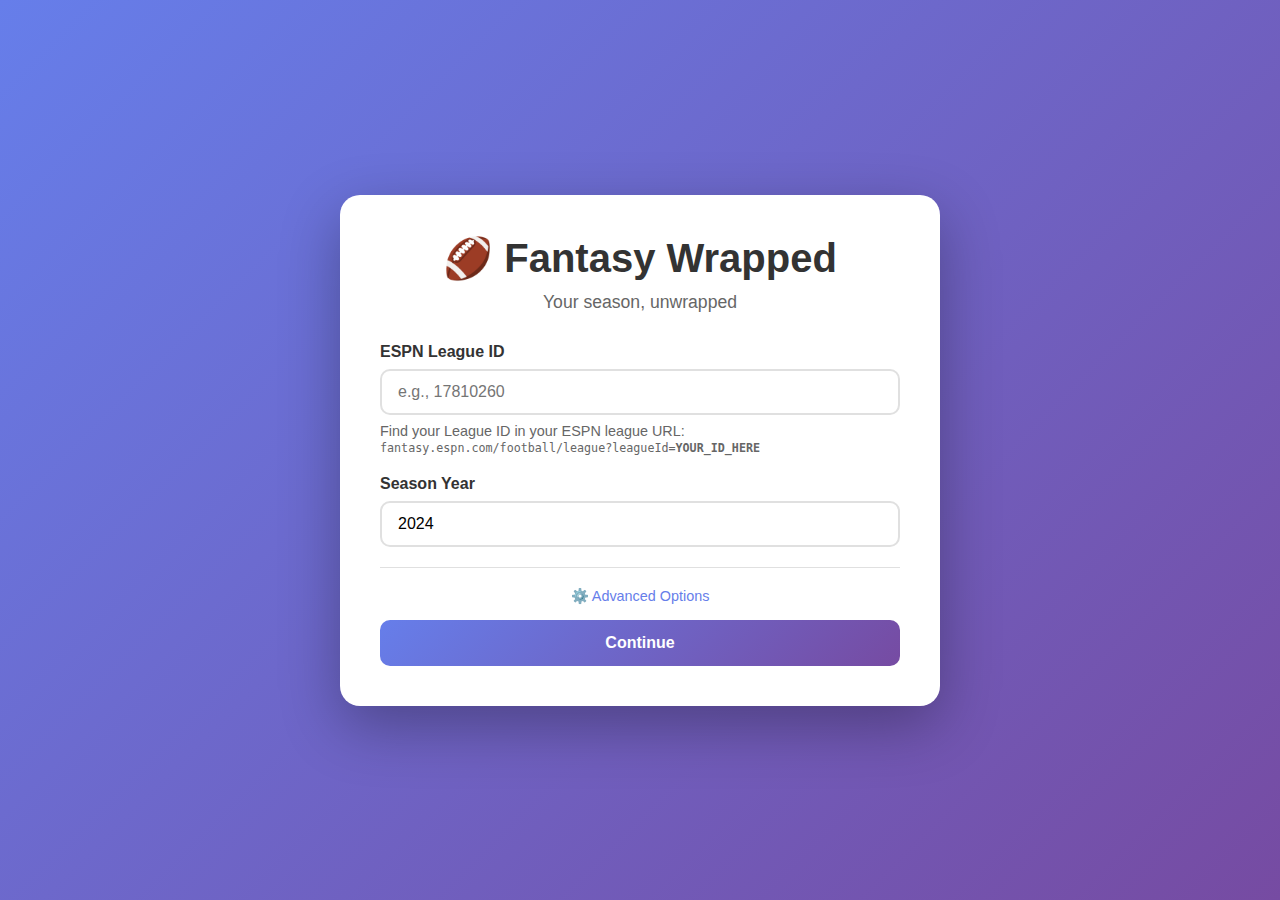
<file: index.html>
<!DOCTYPE html>
<html lang="en">
<head>
    <meta charset="UTF-8">
    <meta name="viewport" content="width=device-width, initial-scale=1.0">
    <title>Fantasy Football Wrapped</title>
    <style>
        * {
            margin: 0;
            padding: 0;
            box-sizing: border-box;
        }

        body {
            font-family: -apple-system, BlinkMacSystemFont, 'Segoe UI', Roboto, Oxygen, Ubuntu, Cantarell, sans-serif;
            background: linear-gradient(135deg, #1a1a2e 0%, #16213e 100%);
            min-height: 100vh;
            overflow-x: hidden;
        }

        /* ===== SETUP SCREENS ===== */
        .setup-container {
            min-height: 100vh;
            display: flex;
            justify-content: center;
            align-items: center;
            padding: 20px;
            background: linear-gradient(135deg, #667eea 0%, #764ba2 100%);
        }

        .setup-box {
            background: white;
            border-radius: 20px;
            padding: 40px;
            max-width: 600px;
            width: 100%;
            box-shadow: 0 20px 60px rgba(0, 0, 0, 0.3);
        }

        .setup-box h1 {
            color: #333;
            margin-bottom: 10px;
            font-size: 2.5em;
            text-align: center;
        }

        .subtitle {
            color: #666;
            text-align: center;
            margin-bottom: 30px;
            font-size: 1.1em;
        }

        .step {
            display: none;
        }

        .step.active {
            display: block;
            animation: fadeIn 0.3s ease-in;
        }

        .input-group {
            margin-bottom: 20px;
        }

        .input-group label {
            display: block;
            margin-bottom: 8px;
            color: #333;
            font-weight: 600;
        }

        input[type="text"],
        input[type="number"] {
            width: 100%;
            padding: 12px 16px;
            border: 2px solid #e0e0e0;
            border-radius: 10px;
            font-size: 16px;
            transition: border-color 0.3s;
        }

        input[type="text"]:focus,
        input[type="number"]:focus {
            outline: none;
            border-color: #667eea;
        }

        .btn {
            width: 100%;
            padding: 14px;
            background: linear-gradient(135deg, #667eea 0%, #764ba2 100%);
            color: white;
            border: none;
            border-radius: 10px;
            font-size: 16px;
            font-weight: 600;
            cursor: pointer;
            transition: transform 0.2s, box-shadow 0.2s;
        }

        .btn:hover {
            transform: translateY(-2px);
            box-shadow: 0 10px 20px rgba(102, 126, 234, 0.3);
        }

        .btn:disabled {
            background: #ccc;
            cursor: not-allowed;
            transform: none;
        }

        .btn-secondary {
            background: #f0f0f0;
            color: #333;
            margin-top: 10px;
        }

        .btn-secondary:hover {
            background: #e0e0e0;
            box-shadow: 0 5px 15px rgba(0, 0, 0, 0.1);
        }

        .team-grid {
            display: grid;
            grid-template-columns: repeat(auto-fill, minmax(250px, 1fr));
            gap: 15px;
            margin: 20px 0;
        }

        .team-card {
            background: #f8f9fa;
            border: 2px solid #e0e0e0;
            border-radius: 10px;
            padding: 20px;
            cursor: pointer;
            transition: all 0.3s;
        }

        .team-card:hover {
            border-color: #667eea;
            transform: translateY(-2px);
        }

        .team-card.selected {
            border-color: #667eea;
            background: linear-gradient(135deg, #667eea15 0%, #764ba215 100%);
        }

        .team-name {
            font-size: 1.2em;
            font-weight: 600;
            color: #333;
        }

        .team-id {
            font-size: 0.9em;
            color: #666;
        }

        .loading {
            text-align: center;
            padding: 40px;
        }

        .spinner {
            border: 4px solid #f3f3f3;
            border-top: 4px solid #667eea;
            border-radius: 50%;
            width: 50px;
            height: 50px;
            animation: spin 1s linear infinite;
            margin: 0 auto 20px;
        }

        @keyframes spin {
            0% { transform: rotate(0deg); }
            100% { transform: rotate(360deg); }
        }

        .error {
            background: #fee;
            border: 2px solid #fcc;
            border-radius: 10px;
            padding: 15px;
            color: #c33;
            margin-top: 20px;
        }

        .league-info {
            background: #f0f7ff;
            border-radius: 10px;
            padding: 15px;
            margin-bottom: 20px;
        }

        .league-info h3 {
            color: #667eea;
            margin-bottom: 10px;
        }

        .league-info p {
            color: #666;
            margin: 5px 0;
        }

        .help-text {
            font-size: 0.9em;
            color: #666;
            margin-top: 8px;
        }

        .advanced-options {
            margin-top: 20px;
            padding-top: 20px;
            border-top: 1px solid #e0e0e0;
        }

        .advanced-toggle {
            color: #667eea;
            cursor: pointer;
            font-size: 0.9em;
            text-align: center;
            margin-bottom: 15px;
        }

        .advanced-content {
            display: none;
        }

        .advanced-content.show {
            display: block;
        }

        .inline-inputs {
            display: grid;
            grid-template-columns: 1fr 1fr;
            gap: 15px;
        }

        /* ===== WRAPPED SLIDES ===== */
        .wrapped-container {
            display: none;
            min-height: 100vh;
            position: relative;
        }

        .wrapped-container.active {
            display: block;
        }

        .slide {
            min-height: 100vh;
            display: none;
            flex-direction: column;
            justify-content: center;
            align-items: center;
            padding: 40px 20px;
            padding-bottom: 140px;
            text-align: center;
            color: white;
            position: relative;
        }

        .slide.active {
            display: flex;
            animation: slideIn 0.6s ease-out;
        }

        @keyframes slideIn {
            from {
                opacity: 0;
                transform: scale(0.9);
            }
            to {
                opacity: 1;
                transform: scale(1);
            }
        }

        @keyframes fadeIn {
            from { opacity: 0; transform: translateY(10px); }
            to { opacity: 1; transform: translateY(0); }
        }

        @keyframes countUp {
            from { opacity: 0; transform: scale(0.5); }
            to { opacity: 1; transform: scale(1); }
        }

        @keyframes bounceIn {
            0% { transform: scale(0); opacity: 0; }
            50% { transform: scale(1.1); }
            100% { transform: scale(1); opacity: 1; }
        }

        @keyframes slideUp {
            from { opacity: 0; transform: translateY(50px); }
            to { opacity: 1; transform: translateY(0); }
        }

        @keyframes pulse {
            0%, 100% { transform: scale(1); }
            50% { transform: scale(1.05); }
        }

        @keyframes suspenseReveal {
            0% { opacity: 0; transform: scale(0.3) rotate(-10deg); }
            50% { transform: scale(1.1) rotate(5deg); }
            100% { opacity: 1; transform: scale(1) rotate(0deg); }
        }

        /* Slide Backgrounds */
        .slide-welcome { background: linear-gradient(135deg, #667eea 0%, #764ba2 100%); }
        .slide-points { background: linear-gradient(135deg, #11998e 0%, #38ef7d 100%); }
        .slide-points-reveal { background: linear-gradient(135deg, #0f8a7e 0%, #2ed573 100%); }
        .slide-record { background: linear-gradient(135deg, #ee0979 0%, #ff6a00 100%); }
        .slide-record-reveal { background: linear-gradient(135deg, #d63031 0%, #e17055 100%); }
        .slide-optimal { background: linear-gradient(135deg, #8E2DE2 0%, #4A00E0 100%); }
        .slide-optimal-reveal { background: linear-gradient(135deg, #7B1FA2 0%, #4527A0 100%); }
        .slide-bench { background: linear-gradient(135deg, #c0392b 0%, #e74c3c 100%); }
        .slide-bench-reveal { background: linear-gradient(135deg, #a93226 0%, #cb4335 100%); }
        .slide-slept-on { background: linear-gradient(135deg, #0c3483 0%, #a2b6df 100%); }
        .slide-slept-on-reveal { background: linear-gradient(135deg, #1a5276 0%, #85c1e9 100%); }
        .slide-overrated { background: linear-gradient(135deg, #b71c1c 0%, #f44336 100%); }
        .slide-overrated-reveal { background: linear-gradient(135deg, #c62828 0%, #ef5350 100%); }
        .slide-perfect { background: linear-gradient(135deg, #f7971e 0%, #ffd200 100%); }
        .slide-perfect-reveal { background: linear-gradient(135deg, #f39c12 0%, #f1c40f 100%); }
        .slide-lucky { background: linear-gradient(135deg, #56ab2f 0%, #a8e063 100%); }
        .slide-lucky-reveal { background: linear-gradient(135deg, #4a9c2d 0%, #8bc34a 100%); }
        .slide-tough { background: linear-gradient(135deg, #4b6cb7 0%, #182848 100%); }
        .slide-tough-reveal { background: linear-gradient(135deg, #3f5c9a 0%, #1a237e 100%); }
        .slide-breakout { background: linear-gradient(135deg, #f953c6 0%, #b91d73 100%); }
        .slide-breakout-reveal { background: linear-gradient(135deg, #e040fb 0%, #aa00ff 100%); }
        .slide-wasted { background: linear-gradient(135deg, #373B44 0%, #4286f4 100%); }
        .slide-wasted-reveal { background: linear-gradient(135deg, #2c3e50 0%, #3498db 100%); }
        .slide-ranking { background: linear-gradient(135deg, #134e5e 0%, #71b280 100%); }
        .slide-superlatives { background: linear-gradient(135deg, #6441A5 0%, #2a0845 100%); }
        .slide-summary { background: linear-gradient(135deg, #1a1a2e 0%, #16213e 100%); }

        /* Slide Content Styles */
        .slide-emoji {
            font-size: 80px;
            margin-bottom: 20px;
            animation: bounceIn 0.6s ease-out 0.2s both;
        }

        .slide-title {
            font-size: 1.5em;
            font-weight: 300;
            margin-bottom: 20px;
            opacity: 0;
            animation: fadeIn 0.5s ease-out 0.3s forwards;
        }

        .slide-big-number {
            font-size: 5em;
            font-weight: 800;
            margin: 20px 0;
            opacity: 0;
            animation: countUp 0.6s ease-out 0.5s forwards;
        }

        .slide-subtitle {
            font-size: 1.3em;
            font-weight: 400;
            opacity: 0;
            animation: fadeIn 0.5s ease-out 0.7s forwards;
            max-width: 600px;
        }

        .slide-detail {
            font-size: 1em;
            opacity: 0.8;
            margin-top: 15px;
            opacity: 0;
            animation: fadeIn 0.5s ease-out 0.9s forwards;
        }

        /* Suspense styles */
        .suspense-text {
            font-size: 2em;
            font-weight: 300;
            opacity: 0;
            animation: fadeIn 0.5s ease-out 0.3s forwards;
        }

        .reveal-content {
            opacity: 0;
            animation: suspenseReveal 0.8s ease-out 0.3s forwards;
        }

        /* Player Card */
        .player-card {
            background: rgba(255, 255, 255, 0.15);
            backdrop-filter: blur(10px);
            border-radius: 20px;
            padding: 30px;
            margin: 20px 0;
            opacity: 0;
            animation: slideUp 0.6s ease-out 0.3s forwards;
        }

        .player-headshot {
            width: 150px;
            height: 150px;
            border-radius: 50%;
            object-fit: cover;
            border: 4px solid white;
            margin-bottom: 15px;
            background: rgba(255,255,255,0.2);
        }

        .player-headshot-small {
            width: 80px;
            height: 80px;
            border-radius: 50%;
            object-fit: cover;
            border: 3px solid white;
            background: rgba(255,255,255,0.2);
        }

        .player-name {
            font-size: 1.8em;
            font-weight: 700;
            margin-bottom: 5px;
        }

        .player-stat {
            font-size: 1.2em;
            opacity: 0.9;
        }

        /* Top scorers row */
        .top-scorers-row {
            display: flex;
            justify-content: center;
            gap: 30px;
            margin: 20px 0;
            flex-wrap: wrap;
        }

        .top-scorer-item {
            text-align: center;
            opacity: 0;
            animation: slideUp 0.5s ease-out forwards;
        }

        .top-scorer-item:nth-child(1) { animation-delay: 0.5s; }
        .top-scorer-item:nth-child(2) { animation-delay: 0.7s; }
        .top-scorer-item:nth-child(3) { animation-delay: 0.9s; }

        .top-scorer-name {
            font-size: 0.9em;
            margin-top: 8px;
            font-weight: 600;
        }

        .top-scorer-points {
            font-size: 0.8em;
            opacity: 0.8;
        }

        /* Stats grid */
        .stats-grid {
            display: grid;
            grid-template-columns: repeat(2, 1fr);
            gap: 15px;
            margin-top: 20px;
            max-width: 400px;
            width: 100%;
            opacity: 0;
            animation: fadeIn 0.5s ease-out 1.1s forwards;
        }

        .stat-box {
            background: rgba(255,255,255,0.15);
            border-radius: 10px;
            padding: 15px;
        }

        .stat-label {
            font-size: 0.8em;
            opacity: 0.7;
        }

        .stat-value {
            font-size: 1.3em;
            font-weight: 700;
        }

        /* Record Display */
        .record-display {
            display: flex;
            align-items: center;
            gap: 20px;
            margin: 20px 0;
            opacity: 0;
            animation: countUp 0.6s ease-out 0.5s forwards;
        }

        .record-number {
            font-size: 4em;
            font-weight: 800;
        }

        .record-separator {
            font-size: 3em;
            opacity: 0.5;
        }

        .record-label {
            font-size: 1.2em;
            opacity: 0.8;
        }

        /* Matchup display */
        .matchup-display {
            background: rgba(255,255,255,0.1);
            border-radius: 15px;
            padding: 20px 30px;
            margin: 20px 0;
            opacity: 0;
            animation: fadeIn 0.5s ease-out 0.8s forwards;
        }

        .matchup-scores {
            display: flex;
            align-items: center;
            justify-content: center;
            gap: 20px;
        }

        .matchup-team {
            text-align: center;
        }

        .matchup-score {
            font-size: 2em;
            font-weight: 700;
        }

        .matchup-name {
            font-size: 0.9em;
            opacity: 0.8;
        }

        .matchup-vs {
            font-size: 1.2em;
            opacity: 0.5;
        }

        .matchup-result {
            margin-top: 10px;
            padding: 5px 15px;
            border-radius: 20px;
            display: inline-block;
            font-weight: 600;
        }

        .matchup-result.win {
            background: rgba(46, 204, 113, 0.3);
        }

        .matchup-result.loss {
            background: rgba(231, 76, 60, 0.3);
        }

        /* Win difference indicator */
        .win-diff {
            display: inline-block;
            padding: 8px 20px;
            border-radius: 20px;
            font-size: 1em;
            margin-top: 15px;
            opacity: 0;
            animation: fadeIn 0.5s ease-out 0.9s forwards;
        }

        .win-diff.positive { background: rgba(46, 204, 113, 0.3); }
        .win-diff.negative { background: rgba(231, 76, 60, 0.3); }
        .win-diff.neutral { background: rgba(255, 255, 255, 0.2); }

        /* Perfect weeks list */
        .weeks-list {
            display: flex;
            gap: 10px;
            flex-wrap: wrap;
            justify-content: center;
            margin-top: 15px;
            opacity: 0;
            animation: fadeIn 0.5s ease-out 0.8s forwards;
        }

        .week-badge {
            background: rgba(255,255,255,0.2);
            padding: 10px 18px;
            border-radius: 20px;
            font-size: 0.95em;
            cursor: pointer;
            transition: all 0.3s;
        }

        .week-badge:hover {
            background: rgba(255,255,255,0.4);
            transform: scale(1.05);
        }

        /* Week detail modal */
        .modal-overlay {
            position: fixed;
            top: 0;
            left: 0;
            right: 0;
            bottom: 0;
            background: rgba(0,0,0,0.8);
            display: none;
            justify-content: center;
            align-items: center;
            z-index: 1000;
            padding: 20px;
        }

        .modal-overlay.active {
            display: flex;
        }

        .modal-content {
            background: linear-gradient(135deg, #1a1a2e 0%, #16213e 100%);
            border-radius: 20px;
            padding: 30px;
            max-width: 600px;
            width: 100%;
            max-height: 80vh;
            overflow-y: auto;
            color: white;
            position: relative;
        }

        .modal-close {
            position: absolute;
            top: 15px;
            right: 20px;
            font-size: 1.5em;
            cursor: pointer;
            opacity: 0.7;
            transition: opacity 0.3s;
        }

        .modal-close:hover {
            opacity: 1;
        }

        .modal-title {
            font-size: 1.5em;
            margin-bottom: 20px;
        }

        .lineup-grid {
            display: grid;
            gap: 10px;
        }

        .lineup-player {
            display: flex;
            align-items: center;
            gap: 15px;
            background: rgba(255,255,255,0.1);
            border-radius: 10px;
            padding: 10px 15px;
        }

        .lineup-player-img {
            width: 50px;
            height: 50px;
            border-radius: 50%;
            object-fit: cover;
        }

        .lineup-player-info {
            flex: 1;
        }

        .lineup-player-name {
            font-weight: 600;
        }

        .lineup-player-pos {
            font-size: 0.8em;
            opacity: 0.7;
        }

        .lineup-player-points {
            font-size: 1.2em;
            font-weight: 700;
        }

        /* Summary Card */
        .summary-card {
            background: rgba(255, 255, 255, 0.1);
            backdrop-filter: blur(10px);
            border-radius: 20px;
            padding: 30px 40px;
            max-width: 400px;
            width: 100%;
            opacity: 0;
            animation: slideUp 0.6s ease-out 0.3s forwards;
        }

        .summary-row {
            display: flex;
            justify-content: space-between;
            padding: 12px 0;
            border-bottom: 1px solid rgba(255,255,255,0.1);
        }

        .summary-row:last-child {
            border-bottom: none;
        }

        .summary-label {
            opacity: 0.8;
        }

        .summary-value {
            font-weight: 700;
        }

        /* Superlative Cards */
        .superlative-grid {
            display: grid;
            grid-template-columns: repeat(auto-fit, minmax(200px, 1fr));
            gap: 20px;
            max-width: 600px;
            width: 100%;
            margin-top: 20px;
        }

        .superlative-card {
            background: rgba(255, 255, 255, 0.15);
            border-radius: 15px;
            padding: 20px;
            opacity: 0;
            animation: slideUp 0.5s ease-out forwards;
        }

        .superlative-card:nth-child(1) { animation-delay: 0.4s; }
        .superlative-card:nth-child(2) { animation-delay: 0.6s; }
        .superlative-card:nth-child(3) { animation-delay: 0.8s; }
        .superlative-card:nth-child(4) { animation-delay: 1.0s; }

        .superlative-title {
            font-size: 0.85em;
            opacity: 0.7;
            margin-bottom: 8px;
        }

        .superlative-name {
            font-size: 1.2em;
            font-weight: 700;
        }

        .superlative-stat {
            font-size: 0.9em;
            opacity: 0.8;
            margin-top: 5px;
        }

        /* Navigation */
        .slide-nav {
            position: fixed;
            bottom: 30px;
            left: 50%;
            transform: translateX(-50%);
            display: flex;
            gap: 15px;
            z-index: 100;
        }

        .nav-btn {
            padding: 12px 30px;
            background: rgba(255, 255, 255, 0.2);
            backdrop-filter: blur(10px);
            border: 2px solid rgba(255, 255, 255, 0.3);
            border-radius: 30px;
            color: white;
            font-size: 16px;
            font-weight: 600;
            cursor: pointer;
            transition: all 0.3s;
        }

        .nav-btn:hover {
            background: rgba(255, 255, 255, 0.3);
            transform: translateY(-2px);
        }

        .nav-btn:disabled {
            opacity: 0.3;
            cursor: not-allowed;
        }

        .slide-dots {
            position: fixed;
            bottom: 100px;
            left: 50%;
            transform: translateX(-50%);
            display: flex;
            gap: 6px;
            z-index: 100;
            flex-wrap: wrap;
            max-width: 90%;
            justify-content: center;
        }

        .dot {
            width: 8px;
            height: 8px;
            border-radius: 50%;
            background: rgba(255, 255, 255, 0.3);
            cursor: pointer;
            transition: all 0.3s;
        }

        .dot.active {
            background: white;
            transform: scale(1.3);
        }

        .dot:hover {
            background: rgba(255, 255, 255, 0.6);
        }

        /* Restart Button */
        .restart-btn {
            position: fixed;
            top: 20px;
            right: 20px;
            padding: 10px 20px;
            background: rgba(255, 255, 255, 0.2);
            border: none;
            border-radius: 20px;
            color: white;
            font-size: 14px;
            cursor: pointer;
            z-index: 100;
            transition: all 0.3s;
        }

        .restart-btn:hover {
            background: rgba(255, 255, 255, 0.3);
        }

        /* Opponent zeros badge */
        .zeros-badge {
            background: rgba(231, 76, 60, 0.4);
            padding: 5px 12px;
            border-radius: 15px;
            font-size: 0.85em;
            margin-top: 10px;
            display: inline-block;
        }
    </style>
</head>
<body>
    <!-- ===== SETUP SCREENS ===== -->
    <div class="setup-container" id="setupContainer">
        <div class="setup-box">
            <h1>🏈 Fantasy Wrapped</h1>
            <p class="subtitle">Your season, unwrapped</p>

            <!-- Step 1: Enter League ID -->
            <div id="step1" class="step active">
                <div class="input-group">
                    <label for="leagueId">ESPN League ID</label>
                    <input 
                        type="text" 
                        id="leagueId" 
                        placeholder="e.g., 17810260"
                        autocomplete="off"
                    >
                    <p class="help-text">
                        Find your League ID in your ESPN league URL:<br>
                        <code>fantasy.espn.com/football/league?leagueId=<strong>YOUR_ID_HERE</strong></code>
                    </p>
                </div>

                <div class="input-group">
                    <label for="year">Season Year</label>
                    <input 
                        type="number" 
                        id="year" 
                        value="2024"
                        min="2000"
                        max="2030"
                    >
                </div>

                <div class="advanced-options">
                    <div class="advanced-toggle" onclick="toggleAdvanced()">
                        ⚙️ Advanced Options
                    </div>
                    <div class="advanced-content" id="advancedContent">
                        <div class="inline-inputs">
                            <div class="input-group">
                                <label for="startWeek">Start Week</label>
                                <input 
                                    type="number" 
                                    id="startWeek" 
                                    value="1"
                                    min="1"
                                    max="18"
                                >
                            </div>
                            <div class="input-group">
                                <label for="endWeek">End Week</label>
                                <input 
                                    type="number" 
                                    id="endWeek" 
                                    value="14"
                                    min="1"
                                    max="18"
                                >
                            </div>
                        </div>
                        <p class="help-text">
                            Select which weeks to analyze (default: 1-14 for regular season)
                        </p>
                    </div>
                </div>

                <button class="btn" onclick="fetchLeague()">
                    Continue
                </button>

                <div id="step1Error"></div>
            </div>

            <!-- Step 2: Loading League -->
            <div id="step2" class="step">
                <div class="loading">
                    <div class="spinner"></div>
                    <p>Loading your league...</p>
                </div>
            </div>

            <!-- Step 3: Select Team -->
            <div id="step3" class="step">
                <div id="leagueInfo"></div>
                
                <h2 style="margin-bottom: 15px; color: #333;">Select Your Team</h2>
                <div id="teamGrid" class="team-grid"></div>

                <button class="btn" id="generateBtn" onclick="generateWrapped()" disabled>
                    Generate My Wrapped
                </button>

                <button class="btn btn-secondary" onclick="resetToStep1()">
                    ← Back
                </button>

                <div id="step3Error"></div>
            </div>

            <!-- Step 4: Analyzing -->
            <div id="step4" class="step">
                <div class="loading">
                    <div class="spinner"></div>
                    <p>Crunching the numbers...</p>
                    <p style="color: #666; font-size: 0.9em; margin-top: 10px;">
                        Analyzing your season week by week
                    </p>
                </div>
            </div>
        </div>
    </div>

    <!-- ===== WRAPPED SLIDES ===== -->
    <div class="wrapped-container" id="wrappedContainer">
        <!-- Slides will be generated dynamically -->
    </div>

    <!-- Week Detail Modal -->
    <div class="modal-overlay" id="weekModal">
        <div class="modal-content">
            <span class="modal-close" onclick="closeModal()">×</span>
            <div id="modalContent"></div>
        </div>
    </div>

    <script>
        // ===== CONFIGURATION =====
        const API_BASE_URL = 'http://localhost:5001/api';

        // ===== STATE =====
        let currentLeagueId = null;
        let currentYear = null;
        let currentStartWeek = null;
        let currentEndWeek = null;
        let selectedTeamId = null;
        let leagueTeams = [];
        let wrappedData = null;
        let currentSlide = 0;
        let slides = [];

        // ===== SETUP FUNCTIONS =====
        function toggleAdvanced() {
            document.getElementById('advancedContent').classList.toggle('show');
        }

        function showStep(stepNumber) {
            document.querySelectorAll('.step').forEach(step => step.classList.remove('active'));
            document.getElementById(`step${stepNumber}`).classList.add('active');
        }

        function showError(stepId, message) {
            document.getElementById(`${stepId}Error`).innerHTML = `<div class="error">${message}</div>`;
        }

        function clearError(stepId) {
            document.getElementById(`${stepId}Error`).innerHTML = '';
        }

        async function fetchLeague() {
            const leagueId = document.getElementById('leagueId').value.trim();
            const year = document.getElementById('year').value;
            const startWeek = document.getElementById('startWeek').value;
            const endWeek = document.getElementById('endWeek').value;

            if (!leagueId) {
                showError('step1', 'Please enter a League ID');
                return;
            }

            clearError('step1');
            currentLeagueId = leagueId;
            currentYear = year;
            currentStartWeek = startWeek;
            currentEndWeek = endWeek;

            showStep(2);

            try {
                const infoResponse = await fetch(`${API_BASE_URL}/league/${leagueId}/info?year=${year}`);
                if (!infoResponse.ok) throw new Error((await infoResponse.json()).error || 'Failed to fetch league info');
                const leagueInfo = await infoResponse.json();

                const teamsResponse = await fetch(`${API_BASE_URL}/league/${leagueId}/teams?year=${year}`);
                if (!teamsResponse.ok) throw new Error((await teamsResponse.json()).error || 'Failed to fetch teams');
                const teamsData = await teamsResponse.json();
                leagueTeams = teamsData.teams;

                displayLeagueInfo(leagueInfo);
                displayTeams(leagueTeams);
                showStep(3);
            } catch (error) {
                console.error('Error:', error);
                showError('step1', error.message);
                showStep(1);
            }
        }

        function displayLeagueInfo(info) {
            document.getElementById('leagueInfo').innerHTML = `
                <div class="league-info">
                    <h3>${info.league_name}</h3>
                    <p><strong>Teams:</strong> ${info.team_count}</p>
                    <p><strong>Season:</strong> ${currentYear}</p>
                    <p><strong>Weeks:</strong> ${currentStartWeek}-${currentEndWeek}</p>
                </div>
            `;
        }

        function displayTeams(teams) {
            const grid = document.getElementById('teamGrid');
            grid.innerHTML = '';
            teams.forEach(team => {
                const card = document.createElement('div');
                card.className = 'team-card';
                card.innerHTML = `
                    <div class="team-name">${team.team_name}</div>
                    <div class="team-id">Team ID: ${team.team_id}</div>
                `;
                card.onclick = () => selectTeam(team.team_id, card);
                grid.appendChild(card);
            });
        }

        function selectTeam(teamId, cardElement) {
            document.querySelectorAll('.team-card').forEach(card => card.classList.remove('selected'));
            cardElement.classList.add('selected');
            selectedTeamId = teamId;
            document.getElementById('generateBtn').disabled = false;
        }

        async function generateWrapped() {
            if (!selectedTeamId) {
                showError('step3', 'Please select a team');
                return;
            }

            clearError('step3');
            showStep(4);

            try {
                const response = await fetch(
                    `${API_BASE_URL}/league/${currentLeagueId}/team/${selectedTeamId}/wrapped?` +
                    `year=${currentYear}&start_week=${currentStartWeek}&end_week=${currentEndWeek}`
                );

                if (!response.ok) throw new Error((await response.json()).error || 'Failed to generate wrapped');

                wrappedData = await response.json();
                console.log('Wrapped data:', wrappedData);
                
                await buildSlides();
                startWrapped();
            } catch (error) {
                console.error('Error:', error);
                showError('step3', error.message);
                showStep(3);
            }
        }

        function resetToStep1() {
            selectedTeamId = null;
            document.getElementById('generateBtn').disabled = true;
            showStep(1);
        }

        // ===== PLAYER HEADSHOT =====
        async function getPlayerHeadshot(playerName) {
            try {
                const searchUrl = `https://site.web.api.espn.com/apis/search/v2?query=${encodeURIComponent(playerName)}&limit=5&type=player&sport=football&league=nfl`;
                const response = await fetch(searchUrl);
                if (!response.ok) return null;
                
                const data = await response.json();
                if (data.results?.length > 0) {
                    const playerResults = data.results.find(r => r.type === 'player');
                    if (playerResults?.contents?.length > 0) {
                        const player = playerResults.contents[0];
                        let playerId = null;
                        if (player.link?.web) {
                            const match = player.link.web.match(/\/id\/(\d+)\//);
                            if (match) playerId = match[1];
                        }
                        if (player.image?.default) return player.image.default;
                        if (playerId) return `https://a.espncdn.com/i/headshots/nfl/players/full/${playerId}.png`;
                    }
                }
                return null;
            } catch (error) {
                console.error('Error fetching headshot:', error);
                return null;
            }
        }

        function getPlaceholderImage(name) {
            return `https://ui-avatars.com/api/?name=${encodeURIComponent(name)}&size=150&background=random&color=fff`;
        }

        function setImageWithFallback(img, url, name) {
            if (url) {
                img.src = url;
                img.onerror = () => { img.src = getPlaceholderImage(name); };
            } else {
                img.src = getPlaceholderImage(name);
            }
        }

        // ===== HELPER FUNCTIONS =====
        function getOpponentName(opponentId) {
            return wrappedData.team_names?.[opponentId] || `Team ${opponentId}`;
        }

        function ordinalSuffix(n) {
            const s = ["th", "st", "nd", "rd"];
            const v = n % 100;
            return n + (s[(v - 20) % 10] || s[v] || s[0]);
        }

        // ===== BUILD SLIDES =====
        async function buildSlides() {
            const data = wrappedData;
            const league = data.league_context;
            slides = [];

            // 1. Welcome (suspense)
            slides.push({
                id: 'welcome',
                class: 'slide-welcome',
                content: `
                    <div class="slide-emoji">🏈</div>
                    <div class="suspense-text">Your ${currentYear} Fantasy Season...</div>
                `
            });

            // 2. Welcome Reveal
            slides.push({
                id: 'welcome-reveal',
                class: 'slide-welcome',
                content: `
                    <div class="slide-emoji">🏈</div>
                    <div class="slide-title">Your</div>
                    <div class="slide-big-number">${currentYear}</div>
                    <div class="slide-subtitle">Fantasy Football Season, Unwrapped</div>
                    <div class="slide-detail">${data.team_name}</div>
                `
            });

            // 3. Total Points (suspense)
            slides.push({
                id: 'points',
                class: 'slide-points',
                content: `
                    <div class="slide-emoji">📊</div>
                    <div class="suspense-text">This season, you scored...</div>
                `
            });

            // 4. Total Points Reveal (with top scorers, avg, high/low weeks)
            const topScorersHtml = await buildTopScorersHtml(data.top_scorers);
            slides.push({
                id: 'points-reveal',
                class: 'slide-points-reveal',
                content: `
                    <div class="slide-emoji">📊</div>
                    <div class="reveal-content">
                        <div class="slide-big-number">${Math.round(data.overview.total_points).toLocaleString()}</div>
                        <div class="slide-subtitle">total points</div>
                        <div class="top-scorers-row">${topScorersHtml}</div>
                        <div class="stats-grid">
                            <div class="stat-box">
                                <div class="stat-label">Avg Per Week</div>
                                <div class="stat-value">${data.overview.avg_points_per_week}</div>
                            </div>
                            <div class="stat-box">
                                <div class="stat-label">Best Week</div>
                                <div class="stat-value">${data.highest_week?.score || '-'}</div>
                            </div>
                            <div class="stat-box">
                                <div class="stat-label">vs ${data.highest_week ? getOpponentName(data.highest_week.opponent_id) : '-'}</div>
                                <div class="stat-value">${data.highest_week?.won ? '✅ W' : '❌ L'}</div>
                            </div>
                            <div class="stat-box">
                                <div class="stat-label">Worst Week</div>
                                <div class="stat-value">${data.lowest_week?.score || '-'}</div>
                            </div>
                        </div>
                    </div>
                `
            });

            // 5. Record (suspense)
            slides.push({
                id: 'record',
                class: 'slide-record',
                content: `
                    <div class="slide-emoji">🏆</div>
                    <div class="suspense-text">Your final record was...</div>
                `
            });

            // 6. Record Reveal (with standing)
            const standing = data.overview.standing;
            const teamCount = league.team_count;
            slides.push({
                id: 'record-reveal',
                class: 'slide-record-reveal',
                content: `
                    <div class="slide-emoji">🏆</div>
                    <div class="reveal-content">
                        <div class="record-display">
                            <div>
                                <div class="record-number">${data.records.actual.wins}</div>
                                <div class="record-label">Wins</div>
                            </div>
                            <div class="record-separator">-</div>
                            <div>
                                <div class="record-number">${data.records.actual.losses}</div>
                                <div class="record-label">Losses</div>
                            </div>
                        </div>
                        <div class="slide-subtitle">You finished ${ordinalSuffix(standing)} out of ${teamCount} teams</div>
                    </div>
                `
            });

            // 7. Optimal Record (suspense)
            slides.push({
                id: 'optimal',
                class: 'slide-optimal',
                content: `
                    <div class="slide-emoji">🤔</div>
                    <div class="suspense-text">But if you had started your perfect lineup every week...</div>
                `
            });

// 8. Optimal Record Reveal
            const optWins = data.records.optimal_vs_actual.wins;
            const optLosses = data.records.optimal_vs_actual.losses;
            const winDiff = data.records.win_difference;
            let winDiffClass = 'neutral';
            let winDiffText = 'Your record matched your potential!';
            if (winDiff > 0) {
                winDiffClass = 'negative';
                winDiffText = `You left ${winDiff} win${winDiff > 1 ? 's' : ''} on the table 😬`;
            } else if (winDiff < 0) {
                winDiffClass = 'positive';
                winDiffText = `You exceeded your optimal by ${Math.abs(winDiff)} win${Math.abs(winDiff) > 1 ? 's' : ''}! 🍀`;
            }

            slides.push({
                id: 'optimal-reveal',
                class: 'slide-optimal-reveal',
                content: `
                    <div class="slide-emoji">🤔</div>
                    <div class="reveal-content">
                        <div class="record-display">
                            <div>
                                <div class="record-number">${optWins}</div>
                                <div class="record-label">Wins</div>
                            </div>
                            <div class="record-separator">-</div>
                            <div>
                                <div class="record-number">${optLosses}</div>
                                <div class="record-label">Losses</div>
                            </div>
                        </div>
                        <div class="win-diff ${winDiffClass}">${winDiffText}</div>
                    </div>
                `
            });

            // 9. Points Left on Bench (suspense)
            slides.push({
                id: 'bench',
                class: 'slide-bench',
                content: `
                    <div class="slide-emoji">🤡</div>
                    <div class="suspense-text">Your dumbass coaching decisions cost you...</div>
                `
            });

            // 10. Points Left on Bench Reveal
            slides.push({
                id: 'bench-reveal',
                class: 'slide-bench-reveal',
                content: `
                    <div class="slide-emoji">🤡</div>
                    <div class="reveal-content">
                        <div class="slide-big-number">${Math.round(data.overview.total_points_lost).toLocaleString()}</div>
                        <div class="slide-subtitle">points on the year</div>
                        <div class="slide-detail">
                            With your optimal lineup each week, you would have scored 
                            <strong>${Math.round(data.overview.total_optimal_points).toLocaleString()}</strong> points
                        </div>
                        <div class="slide-detail">${data.overview.total_errors} lineup mistakes across the season</div>
                    </div>
                `
            });

            // 11. Most Slept On (suspense)
            if (data.most_slept_on) {
                slides.push({
                    id: 'slept-on',
                    class: 'slide-slept-on',
                    content: `
                        <div class="slide-emoji">😴</div>
                        <div class="suspense-text">Your most slept on player was...</div>
                    `
                });

                // 12. Most Slept On Reveal
                const sleptOnImg = await getPlayerHeadshot(data.most_slept_on.name);
                slides.push({
                    id: 'slept-on-reveal',
                    class: 'slide-slept-on-reveal',
                    content: `
                        <div class="reveal-content">
                            <div class="player-card">
                                <img class="player-headshot" src="${sleptOnImg || getPlaceholderImage(data.most_slept_on.name)}" 
                                     alt="${data.most_slept_on.name}"
                                     onerror="this.src='${getPlaceholderImage(data.most_slept_on.name)}'">
                                <div class="player-name">${data.most_slept_on.name}</div>
                                <div class="player-stat">Benched ${data.most_slept_on.times_benched} time${data.most_slept_on.times_benched > 1 ? 's' : ''} when he would have outscored a starter</div>
                            </div>
                            <div class="slide-detail">${Math.round(data.most_slept_on.points_missed)} points left on your bench</div>
                        </div>
                    `
                });
            }

            // 13. Most Overrated (suspense)
            if (data.most_overrated) {
                slides.push({
                    id: 'overrated',
                    class: 'slide-overrated',
                    content: `
                        <div class="slide-emoji">📉</div>
                        <div class="suspense-text">Your most overrated player was...</div>
                    `
                });

                // 14. Most Overrated Reveal
                const overratedImg = await getPlayerHeadshot(data.most_overrated.name);
                slides.push({
                    id: 'overrated-reveal',
                    class: 'slide-overrated-reveal',
                    content: `
                        <div class="reveal-content">
                            <div class="player-card">
                                <img class="player-headshot" src="${overratedImg || getPlaceholderImage(data.most_overrated.name)}" 
                                     alt="${data.most_overrated.name}"
                                     onerror="this.src='${getPlaceholderImage(data.most_overrated.name)}'">
                                <div class="player-name">${data.most_overrated.name}</div>
                                <div class="player-stat">Started ${data.most_overrated.times_started} time${data.most_overrated.times_started > 1 ? 's' : ''} when you shouldn't have</div>
                            </div>
                            <div class="slide-detail">Only scored ${Math.round(data.most_overrated.points_from_starts)} points in those starts</div>
                        </div>
                    `
                });
            }

            // 15. Perfect Weeks (suspense)
            slides.push({
                id: 'perfect',
                class: 'slide-perfect',
                content: `
                    <div class="slide-emoji">✨</div>
                    <div class="suspense-text">You set the perfect lineup...</div>
                `
            });

            // 16. Perfect Weeks Reveal
            const perfectCount = data.overview.perfect_week_count;
            const perfectEmoji = perfectCount === 0 ? '💀' : '✨';
            const perfectSubtitle = perfectCount === 0 ? 'times... not once!' : 
                                    perfectCount === 1 ? 'time this season' : 'times this season';
            
            let perfectWeeksHtml = '';
            if (data.overview.perfect_weeks?.length > 0) {
                perfectWeeksHtml = '<div class="weeks-list">';
                data.overview.perfect_weeks.forEach(week => {
                    perfectWeeksHtml += `<span class="week-badge" onclick="showWeekDetail(${week})">Week ${week}</span>`;
                });
                perfectWeeksHtml += '</div>';
                perfectWeeksHtml += '<div class="slide-detail" style="margin-top: 15px;">Click a week to see your lineup</div>';
            }

            slides.push({
                id: 'perfect-reveal',
                class: 'slide-perfect-reveal',
                content: `
                    <div class="slide-emoji">${perfectEmoji}</div>
                    <div class="reveal-content">
                        <div class="slide-big-number">${perfectCount}</div>
                        <div class="slide-subtitle">${perfectSubtitle}</div>
                        ${perfectWeeksHtml}
                    </div>
                `
            });

            // 17. Lucky Break (suspense)
            if (data.lucky_break) {
                slides.push({
                    id: 'lucky',
                    class: 'slide-lucky',
                    content: `
                        <div class="slide-emoji">🍀</div>
                        <div class="suspense-text">Your luckiest win of the season...</div>
                    `
                });

                // 18. Lucky Break Reveal
                const luckyOpp = getOpponentName(data.lucky_break.opponent_id);
                const zerosHtml = data.lucky_break.opp_zeros > 0 ? 
                    `<div class="zeros-badge">Your opponent had ${data.lucky_break.opp_zeros} player${data.lucky_break.opp_zeros > 1 ? 's' : ''} score 0 points</div>` : '';
                
                slides.push({
                    id: 'lucky-reveal',
                    class: 'slide-lucky-reveal',
                    content: `
                        <div class="slide-emoji">🍀</div>
                        <div class="reveal-content">
                            <div class="slide-title">Week ${data.lucky_break.week}</div>
                            <div class="matchup-display">
                                <div class="matchup-scores">
                                    <div class="matchup-team">
                                        <div class="matchup-score">${data.lucky_break.my_score}</div>
                                        <div class="matchup-name">You</div>
                                    </div>
                                    <div class="matchup-vs">vs</div>
                                    <div class="matchup-team">
                                        <div class="matchup-score">${data.lucky_break.opp_score}</div>
                                        <div class="matchup-name">${luckyOpp}</div>
                                    </div>
                                </div>
                                <div class="matchup-result win">WIN</div>
                                ${zerosHtml}
                            </div>
                            <div class="slide-subtitle">Your lowest scoring win of the season</div>
                        </div>
                    `
                });
            }

            // 19. Tough Luck (suspense)
            if (data.tough_luck) {
                slides.push({
                    id: 'tough',
                    class: 'slide-tough',
                    content: `
                        <div class="slide-emoji">😢</div>
                        <div class="suspense-text">Your most heartbreaking loss...</div>
                    `
                });

                // 20. Tough Luck Reveal
                const toughOpp = getOpponentName(data.tough_luck.opponent_id);
                slides.push({
                    id: 'tough-reveal',
                    class: 'slide-tough-reveal',
                    content: `
                        <div class="slide-emoji">😢</div>
                        <div class="reveal-content">
                            <div class="slide-title">Week ${data.tough_luck.week}</div>
                            <div class="matchup-display">
                                <div class="matchup-scores">
                                    <div class="matchup-team">
                                        <div class="matchup-score">${data.tough_luck.my_score}</div>
                                        <div class="matchup-name">You</div>
                                    </div>
                                    <div class="matchup-vs">vs</div>
                                    <div class="matchup-team">
                                        <div class="matchup-score">${data.tough_luck.opp_score}</div>
                                        <div class="matchup-name">${toughOpp}</div>
                                    </div>
                                </div>
                                <div class="matchup-result loss">LOSS</div>
                            </div>
                            <div class="slide-subtitle">Your highest scoring loss of the season</div>
                        </div>
                    `
                });
            }

            // 21. Breakout Performance (suspense)
            if (data.highest_scorer_week) {
                slides.push({
                    id: 'breakout',
                    class: 'slide-breakout',
                    content: `
                        <div class="slide-emoji">🚀</div>
                        <div class="suspense-text">Your single best player performance...</div>
                    `
                });

                // 22. Breakout Reveal
                const breakoutImg = await getPlayerHeadshot(data.highest_scorer_week.name);
                const breakoutOpp = getOpponentName(data.highest_scorer_week.opponent_id);
                const breakoutResult = data.highest_scorer_week.won ? 
                    '<span class="matchup-result win">WIN</span>' : 
                    '<span class="matchup-result loss">LOSS</span>';

                slides.push({
                    id: 'breakout-reveal',
                    class: 'slide-breakout-reveal',
                    content: `
                        <div class="reveal-content">
                            <div class="slide-title">Week ${data.highest_scorer_week.week}</div>
                            <div class="player-card">
                                <img class="player-headshot" src="${breakoutImg || getPlaceholderImage(data.highest_scorer_week.name)}" 
                                     alt="${data.highest_scorer_week.name}"
                                     onerror="this.src='${getPlaceholderImage(data.highest_scorer_week.name)}'">
                                <div class="player-name">${data.highest_scorer_week.name}</div>
                                <div class="player-stat">${data.highest_scorer_week.points} points</div>
                            </div>
                            <div class="matchup-display">
                                <div class="matchup-scores">
                                    <div class="matchup-team">
                                        <div class="matchup-score">${data.highest_scorer_week.my_score}</div>
                                        <div class="matchup-name">You</div>
                                    </div>
                                    <div class="matchup-vs">vs</div>
                                    <div class="matchup-team">
                                        <div class="matchup-score">${data.highest_scorer_week.opp_score}</div>
                                        <div class="matchup-name">${breakoutOpp}</div>
                                    </div>
                                </div>
                                ${breakoutResult}
                            </div>
                        </div>
                    `
                });
            }

            // 23. Wasted Potential (suspense)
            if (data.highest_bench_week) {
                slides.push({
                    id: 'wasted',
                    class: 'slide-wasted',
                    content: `
                        <div class="slide-emoji">💔</div>
                        <div class="suspense-text">Your biggest wasted potential...</div>
                    `
                });

                // 24. Wasted Potential Reveal
                const wastedImg = await getPlayerHeadshot(data.highest_bench_week.name);
                const wastedOpp = getOpponentName(data.highest_bench_week.opponent_id);
                
                let wastedOutcome = '';
                if (data.highest_bench_week.won_anyway) {
                    wastedOutcome = `<div class="slide-detail">You won anyway, but imagine the margin!</div>`;
                } else if (data.highest_bench_week.would_have_won) {
                    wastedOutcome = `<div class="slide-detail" style="color: #ff6b6b;">If you had started him, you would have WON 😭</div>`;
                } else if (data.highest_bench_week.would_have_won === false) {
                    wastedOutcome = `<div class="slide-detail">Wouldn't have mattered - you still would have lost</div>`;
                }

                slides.push({
                    id: 'wasted-reveal',
                    class: 'slide-wasted-reveal',
                    content: `
                        <div class="reveal-content">
                            <div class="slide-title">Week ${data.highest_bench_week.week} - On Your Bench</div>
                            <div class="player-card">
                                <img class="player-headshot" src="${wastedImg || getPlaceholderImage(data.highest_bench_week.name)}" 
                                     alt="${data.highest_bench_week.name}"
                                     onerror="this.src='${getPlaceholderImage(data.highest_bench_week.name)}'">
                                <div class="player-name">${data.highest_bench_week.name}</div>
                                <div class="player-stat">${data.highest_bench_week.points} points on your bench</div>
                            </div>
                            <div class="matchup-display">
                                <div class="matchup-scores">
                                    <div class="matchup-team">
                                        <div class="matchup-score">${data.highest_bench_week.my_score}</div>
                                        <div class="matchup-name">You</div>
                                    </div>
                                    <div class="matchup-vs">vs</div>
                                    <div class="matchup-team">
                                        <div class="matchup-score">${data.highest_bench_week.opp_score}</div>
                                        <div class="matchup-name">${wastedOpp}</div>
                                    </div>
                                </div>
                                <div class="matchup-result ${data.highest_bench_week.won_anyway ? 'win' : 'loss'}">
                                    ${data.highest_bench_week.won_anyway ? 'WIN' : 'LOSS'}
                                </div>
                            </div>
                            ${wastedOutcome}
                        </div>
                    `
                });
            }

            // 25. Manager Ranking (suspense)
            slides.push({
                id: 'ranking',
                class: 'slide-ranking',
                content: `
                    <div class="slide-emoji">📋</div>
                    <div class="suspense-text">As a manager, you ranked...</div>
                `
            });

            // 26. Manager Ranking Reveal
            const rank = data.overview.error_rank;
            const totalTeams = league.team_count;
            let rankComment = '';
            if (rank === 1) {
                rankComment = '🏆 Best manager in the league!';
            } else if (rank === 2) {
                rankComment = '🥈 So close to the top!';
            } else if (rank === 3) {
                rankComment = '🥉 Top 3 manager!';
            } else if (rank <= Math.ceil(totalTeams / 2)) {
                rankComment = '👍 Upper half of the league';
            } else if (rank === totalTeams) {
                rankComment = '🤡 Worst manager in the league... yikes';
            } else {
                rankComment = '📈 Room for improvement next year';
            }

            slides.push({
                id: 'ranking-reveal',
                class: 'slide-ranking',
                content: `
                    <div class="slide-emoji">📋</div>
                    <div class="reveal-content">
                        <div class="slide-big-number">#${rank}</div>
                        <div class="slide-subtitle">out of ${totalTeams} managers</div>
                        <div class="slide-detail">${rankComment}</div>
                        <div class="slide-detail" style="margin-top: 10px; opacity: 0.7;">Based on lineup decisions (fewest errors = best)</div>
                    </div>
                `
            });

            // 27. League Superlatives
            slides.push({
                id: 'superlatives',
                class: 'slide-superlatives',
                content: `
                    <div class="slide-emoji">🏅</div>
                    <div class="slide-title">League Superlatives</div>
                    <div class="superlative-grid">
                        <div class="superlative-card">
                            <div class="superlative-title">🧠 Best Manager</div>
                            <div class="superlative-name">${league.best_manager?.name || '-'}</div>
                            <div class="superlative-stat">Only ${league.best_manager?.errors || 0} errors</div>
                        </div>
                        <div class="superlative-card">
                            <div class="superlative-title">🤡 Worst Manager</div>
                            <div class="superlative-name">${league.worst_manager?.name || '-'}</div>
                            <div class="superlative-stat">${league.worst_manager?.errors || 0} errors</div>
                        </div>
                        <div class="superlative-card">
                            <div class="superlative-title">🍀 Luckiest Team</div>
                            <div class="superlative-name">${league.luckiest_team?.name || '-'}</div>
                            <div class="superlative-stat">${league.luckiest_team?.win_difference > 0 ? '+' + league.luckiest_team.win_difference + ' wins over expected' : 'Performed as expected'}</div>
                        </div>
                        <div class="superlative-card">
                            <div class="superlative-title">😢 Unluckiest Team</div>
                            <div class="superlative-name">${league.biggest_underperformer?.name || '-'}</div>
                            <div class="superlative-stat">${league.biggest_underperformer?.win_difference > 0 ? 'Should have won ' + league.biggest_underperformer.win_difference + ' more' : 'Performed as expected'}</div>
                        </div>
                    </div>
                `
            });

            // 28. Summary
            slides.push({
                id: 'summary',
                class: 'slide-summary',
                content: `
                    <div class="slide-emoji">📱</div>
                    <div class="slide-title">${data.team_name}'s ${currentYear} Season</div>
                    <div class="summary-card">
                        <div class="summary-row">
                            <span class="summary-label">Record</span>
                            <span class="summary-value">${data.records.actual.wins}-${data.records.actual.losses}</span>
                        </div>
                        <div class="summary-row">
                            <span class="summary-label">Standing</span>
                            <span class="summary-value">${ordinalSuffix(standing)} place</span>
                        </div>
                        <div class="summary-row">
                            <span class="summary-label">Total Points</span>
                            <span class="summary-value">${Math.round(data.overview.total_points).toLocaleString()}</span>
                        </div>
                        <div class="summary-row">
                            <span class="summary-label">Points Left on Bench</span>
                            <span class="summary-value">${Math.round(data.overview.total_points_lost).toLocaleString()}</span>
                        </div>
                        <div class="summary-row">
                            <span class="summary-label">Perfect Lineups</span>
                            <span class="summary-value">${perfectCount}</span>
                        </div>
                        <div class="summary-row">
                            <span class="summary-label">Manager Rank</span>
                            <span class="summary-value">#${rank} of ${totalTeams}</span>
                        </div>
                    </div>
                    <div class="slide-detail" style="margin-top: 25px; opacity: 0; animation: fadeIn 0.5s ease-out 1s forwards;">
                        Thanks for using Fantasy Wrapped! 🏈
                    </div>
                `
            });

            // Render all slides
            renderSlides();
        }

        async function buildTopScorersHtml(topScorers) {
            if (!topScorers || topScorers.length === 0) return '';
            
            let html = '';
            for (const player of topScorers) {
                const img = await getPlayerHeadshot(player.name);
                html += `
                    <div class="top-scorer-item">
                        <img class="player-headshot-small" src="${img || getPlaceholderImage(player.name)}" 
                             alt="${player.name}"
                             onerror="this.src='${getPlaceholderImage(player.name)}'">
                        <div class="top-scorer-name">${player.name}</div>
                        <div class="top-scorer-points">${Math.round(player.points)} pts</div>
                    </div>
                `;
            }
            return html;
        }

        function renderSlides() {
            const container = document.getElementById('wrappedContainer');
            container.innerHTML = '';

            // Add all slides
            slides.forEach((slide, index) => {
                const slideDiv = document.createElement('div');
                slideDiv.className = `slide ${slide.class}`;
                slideDiv.id = `slide-${index}`;
                slideDiv.innerHTML = slide.content;
                container.appendChild(slideDiv);
            });

            // Add navigation
            container.innerHTML += `
                <div class="slide-dots" id="slideDots"></div>
                <div class="slide-nav">
                    <button class="nav-btn" id="prevBtn" onclick="prevSlide()">← Back</button>
                    <button class="nav-btn" id="nextBtn" onclick="nextSlide()">Next →</button>
                </div>
                <button class="restart-btn" onclick="restart()">✕ Start Over</button>
            `;

            // Create dots
            createDots();
        }

        function startWrapped() {
            document.getElementById('setupContainer').style.display = 'none';
            document.getElementById('wrappedContainer').classList.add('active');
            currentSlide = 0;
            showSlide(0);
        }

        function createDots() {
            const dotsContainer = document.getElementById('slideDots');
            dotsContainer.innerHTML = '';
            for (let i = 0; i < slides.length; i++) {
                const dot = document.createElement('div');
                dot.className = 'dot' + (i === 0 ? ' active' : '');
                dot.onclick = () => goToSlide(i);
                dotsContainer.appendChild(dot);
            }
        }

        function showSlide(index) {
            document.querySelectorAll('.slide').forEach(slide => slide.classList.remove('active'));
            document.getElementById(`slide-${index}`).classList.add('active');
            
            document.querySelectorAll('.dot').forEach((dot, i) => {
                dot.classList.toggle('active', i === index);
            });
            
            document.getElementById('prevBtn').disabled = index === 0;
            document.getElementById('nextBtn').textContent = index === slides.length - 1 ? 'Finish' : 'Next →';
        }

        function nextSlide() {
            if (currentSlide < slides.length - 1) {
                currentSlide++;
                showSlide(currentSlide);
            } else {
                restart();
            }
        }

        function prevSlide() {
            if (currentSlide > 0) {
                currentSlide--;
                showSlide(currentSlide);
            }
        }

        function goToSlide(index) {
            currentSlide = index;
            showSlide(index);
        }

        function restart() {
            document.getElementById('wrappedContainer').classList.remove('active');
            document.getElementById('setupContainer').style.display = 'flex';
            currentSlide = 0;
            wrappedData = null;
            selectedTeamId = null;
            document.querySelectorAll('.team-card').forEach(card => card.classList.remove('selected'));
            document.getElementById('generateBtn').disabled = true;
            showStep(1);
        }

        // ===== WEEK DETAIL MODAL =====
        async function showWeekDetail(weekNum) {
            const weekData = wrappedData.weekly_data.find(w => w.week === weekNum);
            if (!weekData) return;

            const oppName = getOpponentName(weekData.opponent_id);
            const result = weekData.won ? 'WIN' : 'LOSS';
            const resultClass = weekData.won ? 'win' : 'loss';

            let lineupHtml = '<div class="lineup-grid">';
            for (const player of weekData.starters) {
                const img = await getPlayerHeadshot(player.name);
                lineupHtml += `
                    <div class="lineup-player">
                        <img class="lineup-player-img" src="${img || getPlaceholderImage(player.name)}" 
                             alt="${player.name}"
                             onerror="this.src='${getPlaceholderImage(player.name)}'">
                        <div class="lineup-player-info">
                            <div class="lineup-player-name">${player.name}</div>
                            <div class="lineup-player-pos">${player.position}</div>
                        </div>
                        <div class="lineup-player-points">${player.points}</div>
                    </div>
                `;
            }
            lineupHtml += '</div>';

            document.getElementById('modalContent').innerHTML = `
                <div class="modal-title">Week ${weekNum} - Perfect Lineup</div>
                <div class="matchup-display" style="margin-bottom: 20px; opacity: 1; animation: none;">
                    <div class="matchup-scores">
                        <div class="matchup-team">
                            <div class="matchup-score">${weekData.my_score}</div>
                            <div class="matchup-name">You</div>
                        </div>
                        <div class="matchup-vs">vs</div>
                        <div class="matchup-team">
                            <div class="matchup-score">${weekData.opp_score}</div>
                            <div class="matchup-name">${oppName}</div>
                        </div>
                    </div>
                    <div class="matchup-result ${resultClass}">${result}</div>
                </div>
                <h3 style="margin-bottom: 15px;">Your Starters</h3>
                ${lineupHtml}
            `;

            document.getElementById('weekModal').classList.add('active');
        }

        function closeModal() {
            document.getElementById('weekModal').classList.remove('active');
        }

        // Close modal on overlay click
        document.getElementById('weekModal').addEventListener('click', function(e) {
            if (e.target === this) closeModal();
        });

        // Keyboard navigation
        document.addEventListener('keydown', (e) => {
            // Close modal on Escape
            if (e.key === 'Escape') {
                if (document.getElementById('weekModal').classList.contains('active')) {
                    closeModal();
                    return;
                }
            }

            if (!document.getElementById('wrappedContainer').classList.contains('active')) return;
            if (document.getElementById('weekModal').classList.contains('active')) return;
            
            if (e.key === 'ArrowRight' || e.key === ' ') {
                e.preventDefault();
                nextSlide();
            } else if (e.key === 'ArrowLeft') {
                prevSlide();
            } else if (e.key === 'Escape') {
                restart();
            }
        });

        // Enter key on league ID input
        document.getElementById('leagueId').addEventListener('keypress', function(e) {
            if (e.key === 'Enter') fetchLeague();
        });
    </script>
</body>
</html>
</file>
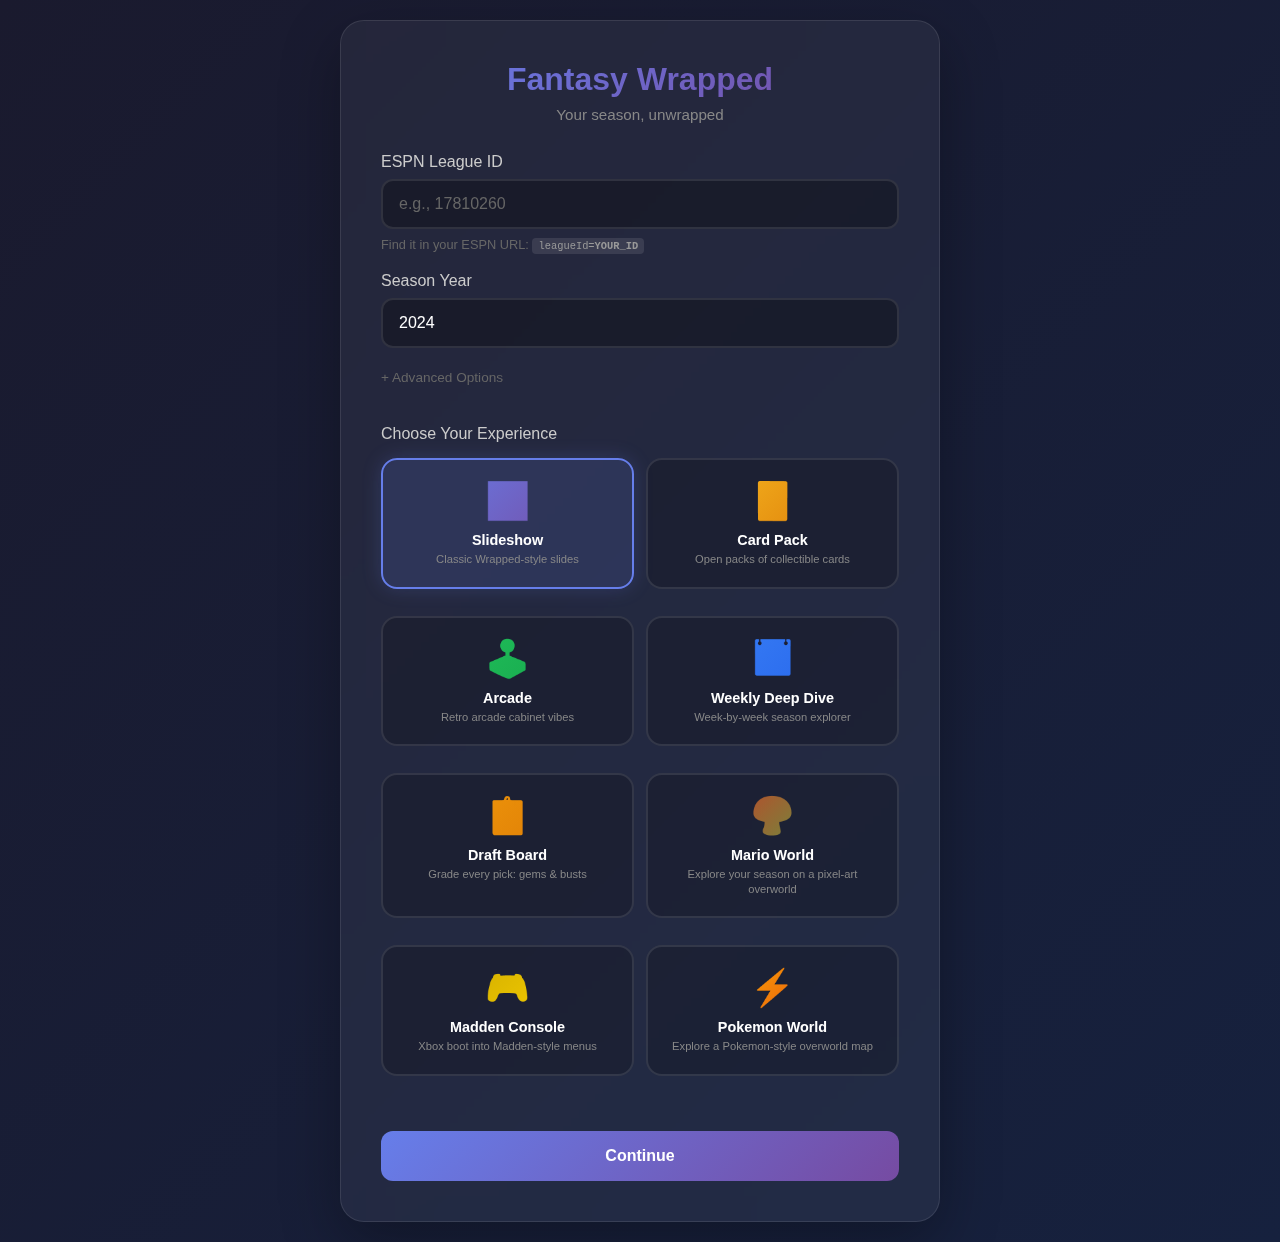
<file: frontend/index.html>
<!DOCTYPE html>
<html lang="en">
<head>
    <meta charset="UTF-8">
    <meta name="viewport" content="width=device-width, initial-scale=1.0">
    <title>Fantasy Football Wrapped</title>
    <link rel="icon" type="image/png" href="static/favicon.png">

    <style>
        * {
            margin: 0;
            padding: 0;
            box-sizing: border-box;
        }

        body {
            font-family: -apple-system, BlinkMacSystemFont, 'Segoe UI', Roboto, sans-serif;
            background: linear-gradient(135deg, #1a1a2e 0%, #16213e 100%);
            min-height: 100vh;
            display: flex;
            justify-content: center;
            align-items: center;
            padding: 20px;
            color: white;
        }

        .container {
            background: rgba(255, 255, 255, 0.05);
            backdrop-filter: blur(10px);
            border: 1px solid rgba(255, 255, 255, 0.1);
            border-radius: 24px;
            padding: 40px;
            max-width: 600px;
            width: 100%;
            box-shadow: 0 20px 60px rgba(0, 0, 0, 0.3);
        }

        h1 {
            text-align: center;
            font-size: 2em;
            margin-bottom: 8px;
            background: linear-gradient(135deg, #667eea, #764ba2);
            -webkit-background-clip: text;
            -webkit-text-fill-color: transparent;
            background-clip: text;
        }

        .subtitle {
            text-align: center;
            color: #888;
            margin-bottom: 30px;
            font-size: 0.95em;
        }

        .input-group {
            margin-bottom: 20px;
        }

        label {
            display: block;
            margin-bottom: 8px;
            font-weight: 500;
            color: #ccc;
        }

        input {
            width: 100%;
            padding: 14px 16px;
            border: 2px solid rgba(255, 255, 255, 0.1);
            border-radius: 12px;
            background: rgba(0, 0, 0, 0.3);
            color: white;
            font-size: 16px;
            transition: all 0.2s ease;
        }

        input:focus {
            outline: none;
            border-color: #667eea;
            box-shadow: 0 0 0 3px rgba(102, 126, 234, 0.2);
        }

        input::placeholder {
            color: #666;
        }

        .help-text {
            font-size: 0.8em;
            color: #666;
            margin-top: 8px;
        }

        .help-text code {
            background: rgba(255, 255, 255, 0.1);
            padding: 2px 6px;
            border-radius: 4px;
            color: #999;
        }

        .inline-inputs {
            display: grid;
            grid-template-columns: 1fr 1fr;
            gap: 15px;
        }

        /* Style Selector */
        .style-section {
            margin: 30px 0;
        }

        .style-section label {
            margin-bottom: 15px;
        }

        .style-options {
            display: grid;
            grid-template-columns: repeat(2, 1fr);
            gap: 12px;
        }

        .style-option {
            border: 2px solid rgba(255, 255, 255, 0.1);
            border-radius: 16px;
            padding: 20px 15px;
            text-align: center;
            cursor: pointer;
            transition: all 0.2s ease;
            background: rgba(0, 0, 0, 0.2);
        }

        .style-option:hover {
            border-color: rgba(255, 255, 255, 0.3);
            background: rgba(255, 255, 255, 0.05);
        }

        .style-option.selected {
            border-color: #667eea;
            background: rgba(102, 126, 234, 0.15);
            box-shadow: 0 0 20px rgba(102, 126, 234, 0.2);
        }

        .style-option input {
            display: none;
        }

        .style-icon {
            font-size: 36px;
            margin-bottom: 10px;
            display: block;
        }

        .style-name {
            font-weight: 600;
            font-size: 0.9em;
            color: #fff;
            margin-bottom: 4px;
        }

        .style-desc {
            font-size: 0.7em;
            color: #888;
            line-height: 1.3;
        }

        /* Slides style */
        .style-option[data-style="slides"] .style-icon {
            background: linear-gradient(135deg, #667eea, #764ba2);
            -webkit-background-clip: text;
            -webkit-text-fill-color: transparent;
        }

        /* Pack style */
        .style-option[data-style="pack"] .style-icon {
            background: linear-gradient(135deg, #fbbf24, #d97706);
            -webkit-background-clip: text;
            -webkit-text-fill-color: transparent;
        }

        /* Arcade style */
        .style-option[data-style="arcade"] .style-icon {
            background: linear-gradient(135deg, #22c55e, #16a34a);
            -webkit-background-clip: text;
            -webkit-text-fill-color: transparent;
        }

        /* Weekly style */
        .style-option[data-style="weekly"] .style-icon {
            background: linear-gradient(135deg, #3b82f6, #2563eb);
            -webkit-background-clip: text;
            -webkit-text-fill-color: transparent;
        }

        /* Draft style */
        .style-option[data-style="draft"] .style-icon {
            background: linear-gradient(135deg, #f59e0b, #d97706);
            -webkit-background-clip: text;
            -webkit-text-fill-color: transparent;
        }

        /* Mario style */
        .style-option[data-style="mario"] .style-icon {
            background: linear-gradient(135deg, #e52521, #43b047);
            -webkit-background-clip: text;
            -webkit-text-fill-color: transparent;
        }


        /* Madden style */
        .style-option[data-style="madden"] .style-icon {
            background: linear-gradient(135deg, #C4A000, #FFD700);
            -webkit-background-clip: text;
            -webkit-text-fill-color: transparent;
        }

        /* Pokemon style */
        .style-option[data-style="pokemon"] .style-icon {
            background: linear-gradient(135deg, #ffcb05, #e3350d);
            -webkit-background-clip: text;
            -webkit-text-fill-color: transparent;
        }
        .btn {
            width: 100%;
            padding: 16px;
            background: linear-gradient(135deg, #667eea 0%, #764ba2 100%);
            color: white;
            border: none;
            border-radius: 12px;
            font-size: 16px;
            font-weight: 600;
            cursor: pointer;
            transition: all 0.2s ease;
            margin-top: 10px;
        }

        .btn:hover {
            transform: translateY(-2px);
            box-shadow: 0 10px 30px rgba(102, 126, 234, 0.4);
        }

        .btn:active {
            transform: translateY(0);
        }

        .btn:disabled {
            background: #444;
            cursor: not-allowed;
            transform: none;
            box-shadow: none;
        }

        .error {
            background: rgba(239, 68, 68, 0.2);
            border: 1px solid #ef4444;
            border-radius: 8px;
            padding: 12px;
            color: #fca5a5;
            font-size: 0.9em;
            margin-top: 15px;
            display: none;
        }

        .advanced-toggle {
            color: #666;
            font-size: 0.85em;
            cursor: pointer;
            margin-bottom: 10px;
            display: inline-block;
        }

        .advanced-toggle:hover {
            color: #888;
        }

        .advanced-content {
            display: none;
            padding: 15px;
            background: rgba(0, 0, 0, 0.2);
            border-radius: 12px;
            margin-bottom: 20px;
        }

        .advanced-content.show {
            display: block;
        }

        @media (max-width: 500px) {
            .style-options {
                grid-template-columns: 1fr;
            }

            .inline-inputs {
                grid-template-columns: 1fr;
            }
        }
    </style>
</head>
<body>
    <div class="container">
        <h1>Fantasy Wrapped</h1>
        <p class="subtitle">Your season, unwrapped</p>

        <div class="input-group">
            <label for="leagueId">ESPN League ID</label>
            <input
                type="text"
                id="leagueId"
                placeholder="e.g., 17810260"
                autocomplete="off"
            >
            <p class="help-text">
                Find it in your ESPN URL: <code>leagueId=<strong>YOUR_ID</strong></code>
            </p>
        </div>

        <div class="input-group">
            <label for="year">Season Year</label>
            <input
                type="number"
                id="year"
                value="2024"
                min="2000"
                max="2030"
            >
        </div>

        <div class="advanced-toggle" onclick="toggleAdvanced()">
            + Advanced Options
        </div>
        <div class="advanced-content" id="advancedContent">
            <div class="inline-inputs">
                <div class="input-group" style="margin-bottom: 0;">
                    <label for="startWeek">Start Week</label>
                    <input type="number" id="startWeek" value="1" min="1" max="18">
                </div>
                <div class="input-group" style="margin-bottom: 0;">
                    <label for="endWeek">End Week</label>
                    <input type="number" id="endWeek" value="14" min="1" max="18">
                </div>
            </div>
        </div>

        <div class="style-section">
            <label>Choose Your Experience</label>
            <div class="style-options">
                <label class="style-option selected" data-style="slides">
                    <input type="radio" name="style" value="slides" checked>
                    <span class="style-icon">📊</span>
                    <div class="style-name">Slideshow</div>
                    <div class="style-desc">Classic Wrapped-style slides</div>
                </label>

                <label class="style-option" data-style="pack">
                    <input type="radio" name="style" value="pack">
                    <span class="style-icon">🎴</span>
                    <div class="style-name">Card Pack</div>
                    <div class="style-desc">Open packs of collectible cards</div>
                </label>

                <label class="style-option" data-style="arcade">
                    <input type="radio" name="style" value="arcade">
                    <span class="style-icon">🕹️</span>
                    <div class="style-name">Arcade</div>
                    <div class="style-desc">Retro arcade cabinet vibes</div>
                </label>

                <label class="style-option" data-style="weekly">
                    <input type="radio" name="style" value="weekly">
                    <span class="style-icon">📅</span>
                    <div class="style-name">Weekly Deep Dive</div>
                    <div class="style-desc">Week-by-week season explorer</div>
                </label>

                <label class="style-option" data-style="draft">
                    <input type="radio" name="style" value="draft">
                    <span class="style-icon">📋</span>
                    <div class="style-name">Draft Board</div>
                    <div class="style-desc">Grade every pick: gems & busts</div>
                </label>

                <label class="style-option" data-style="mario">
                    <input type="radio" name="style" value="mario">
                    <span class="style-icon">🍄</span>
                    <div class="style-name">Mario World</div>
                    <div class="style-desc">Explore your season on a pixel-art overworld</div>
                </label>

                <label class="style-option" data-style="madden">
                    <input type="radio" name="style" value="madden">
                    <span class="style-icon">🎮</span>
                    <div class="style-name">Madden Console</div>
                    <div class="style-desc">Xbox boot into Madden-style menus</div>
                </label>

                <label class="style-option" data-style="pokemon">
                    <input type="radio" name="style" value="pokemon">
                    <span class="style-icon">⚡</span>
                    <div class="style-name">Pokemon World</div>
                    <div class="style-desc">Explore a Pokemon-style overworld map</div>
                </label>
            </div>
        </div>

        <button class="btn" onclick="startExperience()">
            Continue
        </button>

        <div class="error" id="error"></div>
    </div>

    <script>
        // Style selector
        document.querySelectorAll('.style-option').forEach(option => {
            option.addEventListener('click', () => {
                document.querySelectorAll('.style-option').forEach(o => o.classList.remove('selected'));
                option.classList.add('selected');
                option.querySelector('input').checked = true;
            });
        });

        function toggleAdvanced() {
            const content = document.getElementById('advancedContent');
            const toggle = document.querySelector('.advanced-toggle');
            content.classList.toggle('show');
            toggle.textContent = content.classList.contains('show') ? '- Advanced Options' : '+ Advanced Options';
        }

        function startExperience() {
            const leagueId = document.getElementById('leagueId').value.trim();
            const year = document.getElementById('year').value;
            const startWeek = document.getElementById('startWeek').value;
            const endWeek = document.getElementById('endWeek').value;
            const style = document.querySelector('input[name="style"]:checked').value;

            const errorEl = document.getElementById('error');

            if (!leagueId) {
                errorEl.textContent = 'Please enter your ESPN League ID';
                errorEl.style.display = 'block';
                return;
            }

            errorEl.style.display = 'none';

            // Build URL params
            const params = new URLSearchParams({
                leagueId,
                year,
                startWeek,
                endWeek
            });

            // Redirect to chosen experience
            const pages = {
                slides: 'slides.html',
                pack: 'pack-opening.html',
                arcade: 'arcade.html',
                weekly: 'weekly.html',
                draft: 'draft.html',
                mario: 'mario.html',
                madden: 'madden.html',
                pokemon: 'pokemon.html'
            };

            window.location.href = `${pages[style]}?${params.toString()}`;
        }

        // Allow Enter key to submit
        document.getElementById('leagueId').addEventListener('keypress', (e) => {
            if (e.key === 'Enter') startExperience();
        });
    </script>
</body>
</html>
</file>
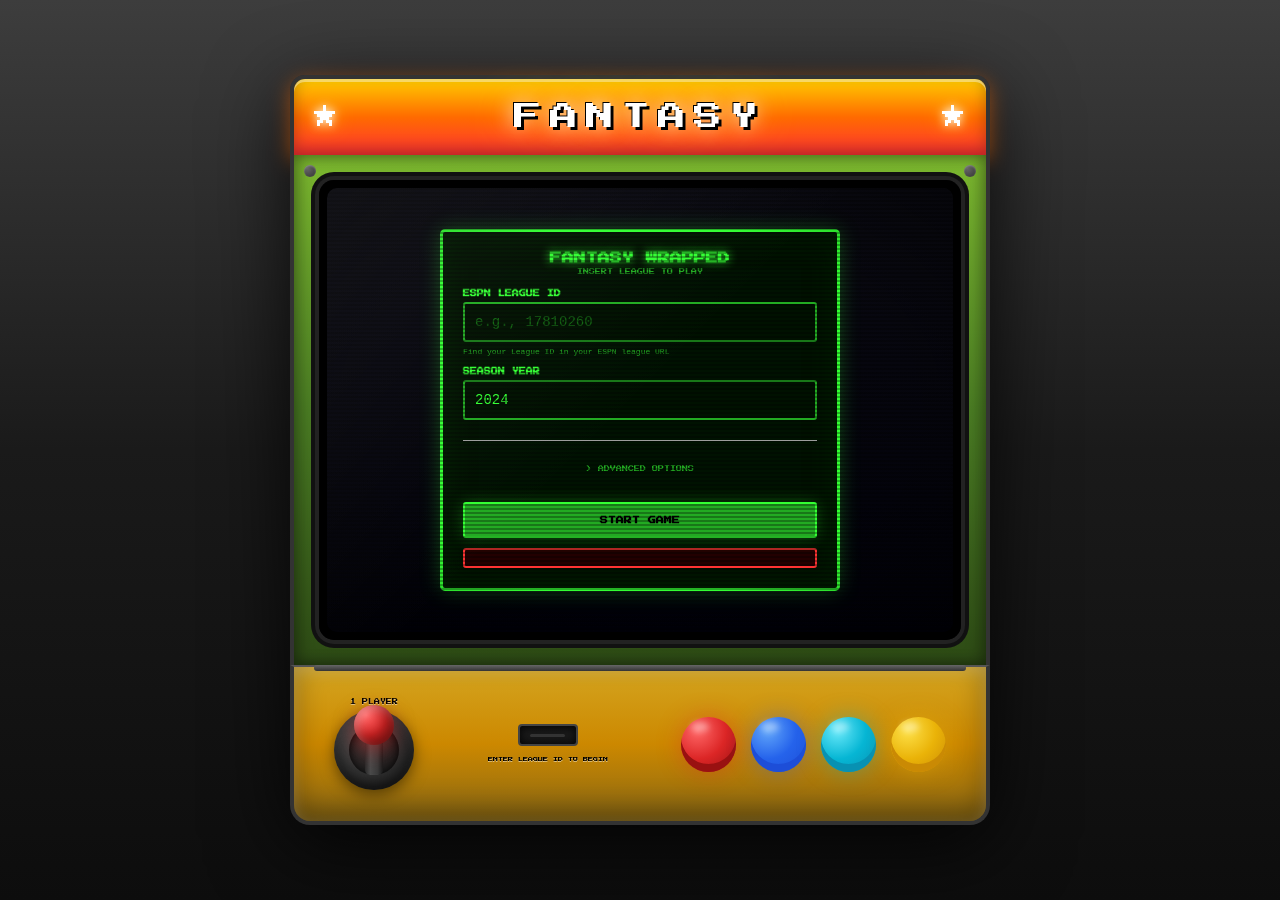
<file: frontend/arcade.html>
<!DOCTYPE html>
<html lang="en">
<head>
    <meta charset="UTF-8">
    <meta name="viewport" content="width=device-width, initial-scale=1.0">
    <title>Fantasy Wrapped - Arcade Edition</title>
    <link rel="icon" type="image/png" href="static/favicon.png">

    <!-- Google Fonts - Press Start 2P for retro feel -->
    <link rel="preconnect" href="https://fonts.googleapis.com">
    <link rel="preconnect" href="https://fonts.gstatic.com" crossorigin>
    <link href="https://fonts.googleapis.com/css2?family=Press+Start+2P&display=swap" rel="stylesheet">

    <!-- Base CSS (for shared utilities) -->
    <link rel="stylesheet" href="static/css/base.css">
    <link rel="stylesheet" href="static/css/setup.css">
    <link rel="stylesheet" href="static/css/slides.css">
    <link rel="stylesheet" href="static/css/animations.css">

    <!-- Arcade Theme (overrides everything) -->
    <link rel="stylesheet" href="static/css/arcade.css">
</head>
<body class="arcade-mode">
    <!-- Ambient screen glow on background -->
    <div class="screen-light"></div>

    <!-- ===== ARCADE CABINET - 3D REALISTIC ===== -->
    <div class="arcade-cabinet">

        <!-- Marquee (Top Sign) -->
        <div class="cabinet-top">
            <span class="marquee-text">FANTASY</span>
        </div>

        <!-- Screen Housing (recessed area) -->
        <div class="screen-housing">
            <div class="crt-monitor">
                <div class="crt-screen">
                    <!-- Screen glare overlay -->
                    <div class="screen-glare"></div>

                    <!-- Actual Content Area -->
                    <div class="crt-content" id="crtContent">
                        <!-- ===== SETUP SCREENS ===== -->
                        <div class="setup-container" id="setupContainer">
                            <div class="setup-box">
                                <h1>FANTASY WRAPPED</h1>
                                <p class="subtitle">INSERT LEAGUE TO PLAY</p>

                                <!-- Step 1: Enter League ID -->
                                <div id="step1" class="step active">
                                    <div class="input-group">
                                        <label for="leagueId">ESPN LEAGUE ID</label>
                                        <input
                                            type="text"
                                            id="leagueId"
                                            placeholder="e.g., 17810260"
                                            autocomplete="off"
                                        >
                                        <p class="help-text">
                                            Find your League ID in your ESPN league URL
                                        </p>
                                    </div>

                                    <div class="input-group">
                                        <label for="year">SEASON YEAR</label>
                                        <input
                                            type="number"
                                            id="year"
                                            value="2024"
                                            min="2000"
                                            max="2030"
                                        >
                                    </div>

                                    <div class="advanced-options">
                                        <div class="advanced-toggle" onclick="toggleAdvanced()">
                                            > ADVANCED OPTIONS
                                        </div>
                                        <div class="advanced-content" id="advancedContent">
                                            <div class="inline-inputs">
                                                <div class="input-group">
                                                    <label for="startWeek">START WEEK</label>
                                                    <input
                                                        type="number"
                                                        id="startWeek"
                                                        value="1"
                                                        min="1"
                                                        max="18"
                                                    >
                                                </div>
                                                <div class="input-group">
                                                    <label for="endWeek">END WEEK</label>
                                                    <input
                                                        type="number"
                                                        id="endWeek"
                                                        value="14"
                                                        min="1"
                                                        max="18"
                                                    >
                                                </div>
                                            </div>
                                        </div>
                                    </div>

                                    <button class="btn" onclick="fetchLeague()">
                                        START GAME
                                    </button>

                                    <div id="step1Error" class="error"></div>
                                </div>

                                <!-- Step 2: Loading League -->
                                <div id="step2" class="step">
                                    <div class="loading">
                                        <div class="spinner"></div>
                                        <p>LOADING LEAGUE DATA...</p>
                                    </div>
                                </div>

                                <!-- Step 3: Select Team -->
                                <div id="step3" class="step">
                                    <div id="leagueInfo"></div>

                                    <h2 style="margin-bottom: 15px; color: #4a3a6a; font-family: 'Press Start 2P'; font-size: 8px;">SELECT YOUR PLAYER</h2>
                                    <div id="teamGrid" class="team-grid"></div>

                                    <button class="btn" id="generateBtn" onclick="generateWrapped()" disabled>
                                        PRESS START
                                    </button>

                                    <button class="btn btn-secondary" onclick="resetToStep1()">
                                        < BACK
                                    </button>

                                    <div id="step3Error" class="error"></div>
                                </div>

                                <!-- Step 4: Analyzing -->
                                <div id="step4" class="step">
                                    <div class="loading">
                                        <div class="spinner"></div>
                                        <p id="setupLoadingTagline" style="transition: opacity 0.3s ease;">INSERTING QUARTERS...</p>
                                        <p style="color: #8a7aaa; font-size: 6px; margin-top: 10px; font-family: 'Press Start 2P';">
                                            PLEASE WAIT
                                        </p>
                                    </div>
                                </div>
                            </div>
                        </div>

                        <!-- ===== WRAPPED SLIDES ===== -->
                        <div class="wrapped-container" id="wrappedContainer">
                            <!-- Slides will be generated dynamically -->
                        </div>

                        <!-- Week Detail Modal -->
                        <div class="modal-overlay" id="weekModal">
                            <div class="modal-content">
                                <span class="modal-close" onclick="closeModal()">X</span>
                                <div id="modalContent"></div>
                            </div>
                        </div>
                    </div>
                </div>
            </div>
        </div>

        <!-- Control Panel -->
        <div class="control-panel">
            <!-- Joystick -->
            <div class="joystick-area">
                <div class="joystick-label">1 PLAYER</div>
                <div class="joystick-base">
                    <div class="joystick-stick" id="joystickLeft">
                        <div class="joystick-ball"></div>
                    </div>
                </div>
            </div>

            <!-- Center Info -->
            <div class="center-info">
                <div class="coin-slot"></div>
                <div class="insert-coin">PRESS ENTER TO CONTINUE</div>
            </div>

            <!-- Buttons -->
            <div class="button-area">
                <div class="arcade-button" id="btnA"></div>
                <div class="arcade-button" id="btnB"></div>
                <div class="arcade-button" id="btnC"></div>
                <div class="arcade-button" id="btnD"></div>
            </div>
        </div>
    </div>

    <!-- ===== JavaScript ===== -->

    <!-- Core utilities -->
    <script src="static/js/config.js"></script>
    <script src="static/js/utils.js"></script>
    <script src="static/js/api.js"></script>

    <!-- Slideshow system -->
    <script src="static/js/slideBuilder.js"></script>
    <script src="static/js/slideRenderer.js"></script>
    <script src="static/js/navigation.js"></script>
    <script src="static/js/modal.js"></script>

    <!-- Setup flow -->
    <script>
        window.SETUP_TAGLINES = [
            'INSERTING QUARTERS...',
            'WARMING UP THE CRT...',
            'LOADING HIGH SCORES...',
            'CALIBRATING THE JOYSTICK...',
            'BLOWING ON THE CARTRIDGE...',
            'PRESSING START...',
            'SELECTING PLAYER 1...',
            'BOOTING UP THE ROM...',
            'CHECKING THE LEADERBOARD...',
            'POWERING UP...',
        ];
    </script>
    <script src="static/js/setup.js"></script>

    <!-- Arcade-specific controller -->
    <script src="static/js/arcadeController.js"></script>
</body>
</html>
</file>
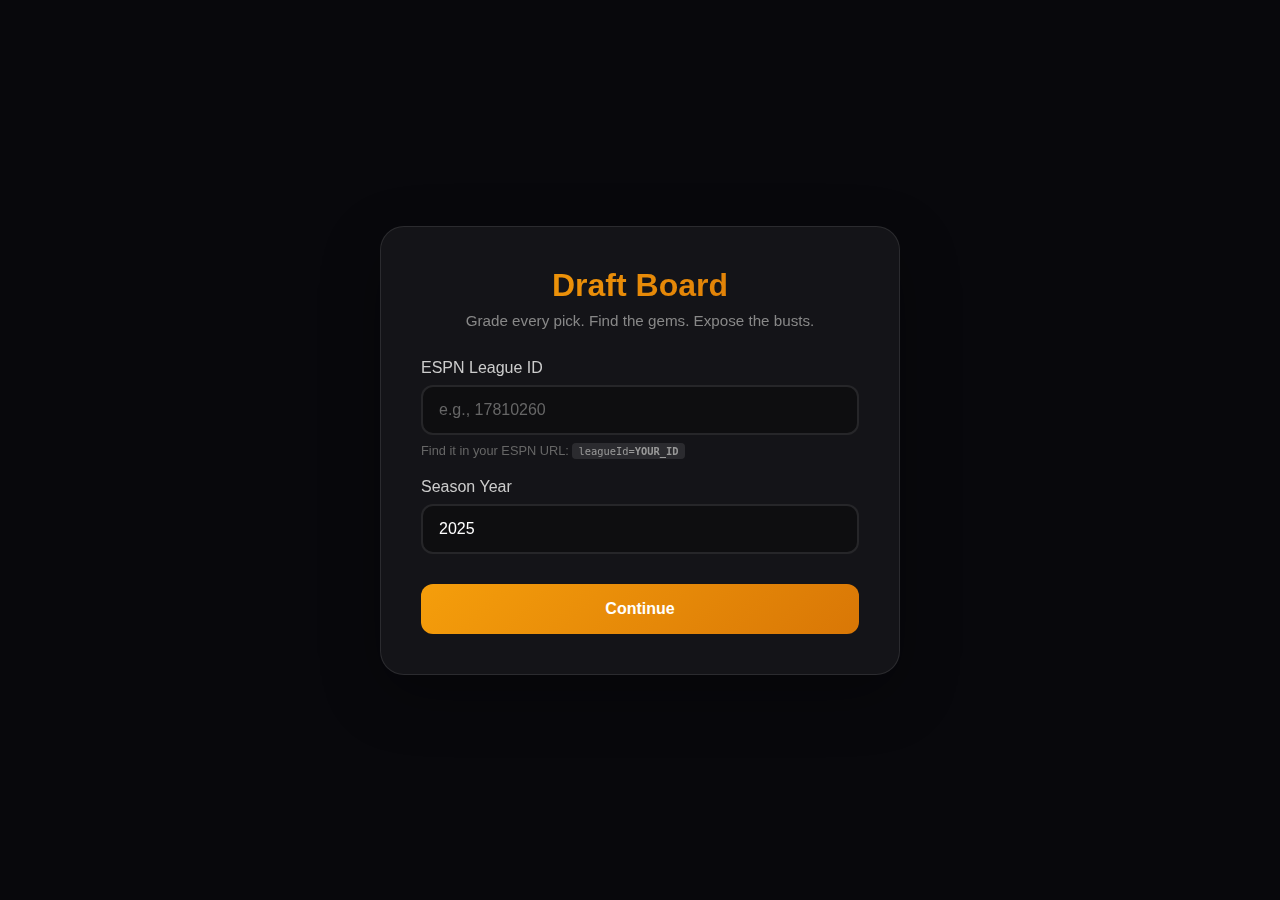
<file: frontend/draft.html>
<!DOCTYPE html>
<html lang="en">
<head>
    <meta charset="UTF-8">
    <meta name="viewport" content="width=device-width, initial-scale=1.0">
    <title>Draft Board | Fantasy Football Wrapped</title>
    <link rel="icon" type="image/png" href="static/favicon.png">
    <link rel="stylesheet" href="static/css/base.css">
    <link rel="stylesheet" href="static/css/draft.css">
</head>
<body>
    <a class="back-to-dashboard" href="#" onclick="window.location.href='/' + (window.location.search || ''); return false;">&#8592; Dashboard</a>

    <!-- Setup Screen -->
    <div id="setup-screen" class="setup-screen">
        <div class="setup-container">
            <h1 class="setup-title">Draft Board</h1>
            <p class="setup-subtitle">Grade every pick. Find the gems. Expose the busts.</p>

            <div id="setup-step-league" class="setup-step">
                <div class="input-group">
                    <label for="leagueIdInput">ESPN League ID</label>
                    <input type="text" id="leagueIdInput" placeholder="e.g., 17810260" autocomplete="off">
                    <p class="help-text">Find it in your ESPN URL: <code>leagueId=<strong>YOUR_ID</strong></code></p>
                </div>
                <div class="input-group">
                    <label for="yearInput">Season Year</label>
                    <input type="number" id="yearInput" value="2025" min="2000" max="2030">
                </div>
                <button class="btn" id="fetchTeamsBtn">Continue</button>
                <div class="error" id="setup-error"></div>
            </div>

            <div id="setup-step-team" class="setup-step" style="display: none;">
                <div class="input-group">
                    <label>Select Your Team</label>
                    <div id="teamList" class="team-list">
                        <!-- Team buttons injected here -->
                    </div>
                </div>
                <button class="btn" id="startBtn" disabled>View Draft Board</button>
            </div>
        </div>
    </div>

    <!-- Loading Screen with skeleton -->
    <div id="loading" class="loading-screen loading-skeleton-mode" style="display: none;">
        <div class="spinner"></div>
        <p id="loading-tagline">Analyzing every draft pick...</p>
        <div class="skeleton-preview">
            <div class="skeleton-card-row">
                <div class="skeleton skeleton-card"></div>
                <div class="skeleton skeleton-card"></div>
                <div class="skeleton skeleton-card"></div>
                <div class="skeleton skeleton-card"></div>
            </div>
            <div class="skeleton skeleton-table"></div>
        </div>
    </div>

    <!-- Error Screen -->
    <div id="error-screen" class="error-screen" style="display: none;">
        <div class="error-content">
            <h2>Oops!</h2>
            <p id="error-message"></p>
            <button class="btn" onclick="window.location.href='/' + window.location.search">← Back to Dashboard</button>
        </div>
    </div>

    <!-- Main Content -->
    <main id="main-content" style="display: none;">
        <header class="draft-header">
            <div class="draft-header-inner">
                <div>
                    <h1 class="draft-title">Draft Board</h1>
                    <p class="draft-subtitle" id="draftSubtitle"></p>
                </div>
            </div>
            <!-- Tab Navigation -->
            <nav class="draft-tabs">
                <button class="draft-tab active" data-tab="board">Board</button>
                <button class="draft-tab" data-tab="insights">Insights</button>
                <button class="draft-tab" data-tab="alternatives">Alternatives</button>
            </nav>
        </header>

        <!-- ===== BOARD TAB ===== -->
        <div id="tab-board" class="tab-content active">
            <!-- Summary Cards -->
            <section class="summary-cards" id="summaryCards">
                <!-- Injected by controller -->
            </section>

            <!-- Filter Bar -->
            <section class="filter-bar">
                <div class="filter-group">
                    <label>Filter:</label>
                    <button class="filter-btn active" data-filter="all">All</button>
                    <button class="filter-btn" data-filter="gem">Gems</button>
                    <button class="filter-btn" data-filter="bust">Busts</button>
                    <button class="filter-btn" data-filter="my-team">My Team</button>
                </div>
            </section>

            <!-- Draft Table -->
            <section class="draft-table-wrapper">
                <table class="draft-table" id="draftTable">
                    <thead>
                        <tr>
                            <th class="sortable" data-sort="overall_pick">Pick</th>
                            <th>Player</th>
                            <th>Pos</th>
                            <th>Team</th>
                            <th class="sortable" data-sort="total_points">Total Pts</th>
                            <th class="sortable" data-sort="avg_points">Avg Pts</th>
                            <th class="sortable" data-sort="start_pct">Start %</th>
                            <th>Dropped?</th>
                            <th>Last Team</th>
                            <th class="sortable" data-sort="stars">Grade</th>
                        </tr>
                    </thead>
                    <tbody id="draftTableBody">
                        <!-- Rows injected by controller -->
                    </tbody>
                </table>
            </section>
        </div>

        <!-- ===== INSIGHTS TAB ===== -->
        <div id="tab-insights" class="tab-content">
            <div id="insightsContent">
                <!-- Injected by controller -->
            </div>
        </div>

        <!-- ===== ALTERNATIVES TAB ===== -->
        <div id="tab-alternatives" class="tab-content">
            <div id="alternativesContent">
                <!-- Injected by controller -->
            </div>
        </div>
    </main>

    <!-- Scripts -->
    <script src="static/js/config.js"></script>
    <script src="static/js/api.js"></script>
    <script src="static/js/dataCache.js"></script>
    <script src="static/js/utils.js"></script>
    <script src="static/js/draftController.js"></script>
</body>
</html>
</file>
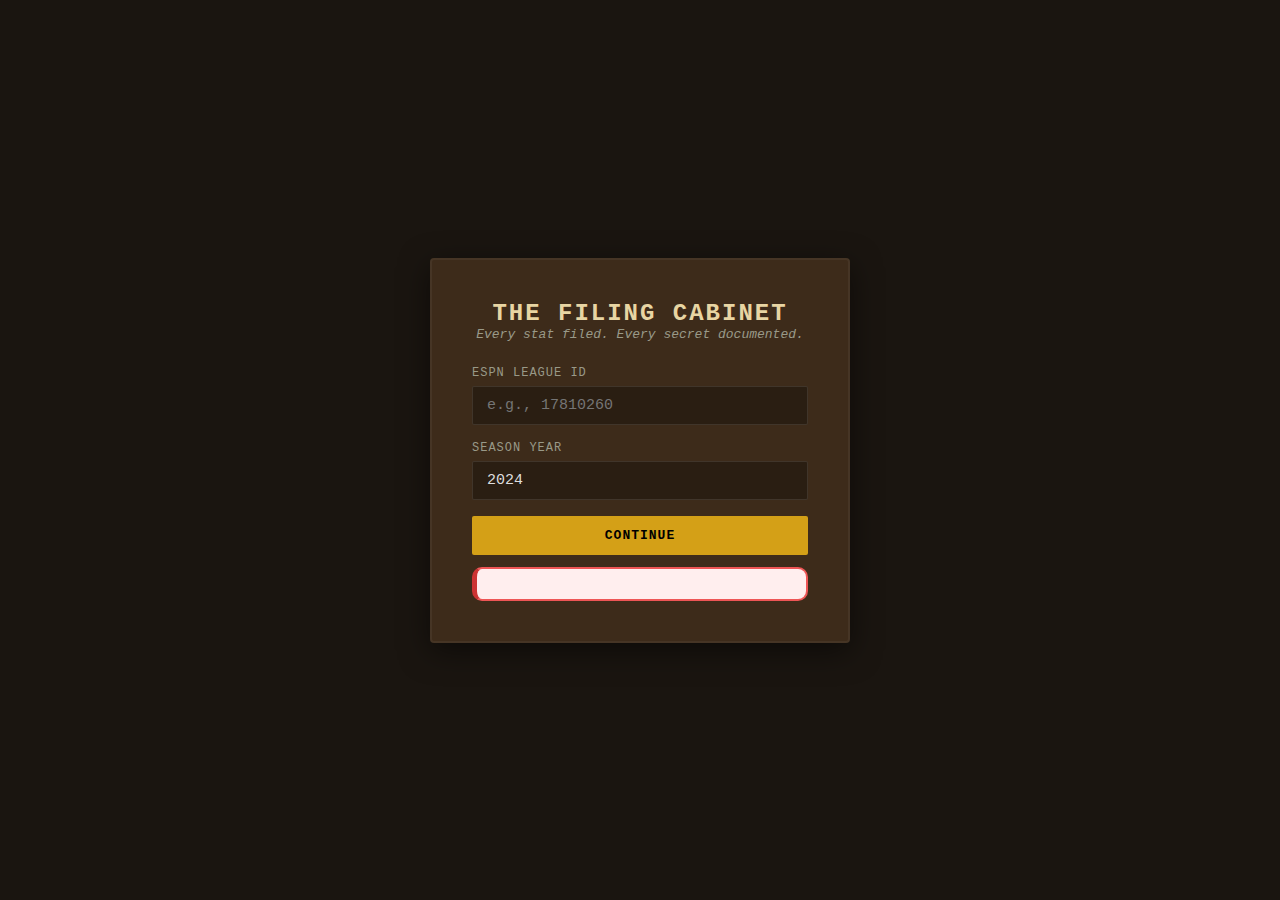
<file: frontend/filing-cabinet.html>
<!DOCTYPE html>
<html lang="en">
<head>
    <meta charset="UTF-8">
    <meta name="viewport" content="width=device-width, initial-scale=1.0">
    <title>Filing Cabinet | Fantasy Football Wrapped</title>
    <link rel="icon" type="image/png" href="static/favicon.png">
    <link rel="stylesheet" href="static/css/base.css">
    <link rel="stylesheet" href="static/css/filing-cabinet.css">
</head>
<body>
    <!-- Setup Screen -->
    <div id="setup-screen" class="setup-screen">
        <div class="setup-container">
            <h1 class="setup-title">The Filing Cabinet</h1>
            <p class="setup-subtitle">Every stat filed. Every secret documented.</p>

            <div id="setup-step-league" class="setup-step">
                <div class="input-group">
                    <label for="leagueIdInput">ESPN League ID</label>
                    <input type="text" id="leagueIdInput" placeholder="e.g., 17810260" autocomplete="off">
                </div>
                <div class="input-group">
                    <label for="yearInput">Season Year</label>
                    <input type="number" id="yearInput" value="2024" min="2000" max="2030">
                </div>
                <button class="btn" id="fetchTeamsBtn">Continue</button>
                <div class="error" id="setup-error"></div>
            </div>

            <div id="setup-step-team" class="setup-step" style="display: none;">
                <div class="input-group">
                    <label>Select Your Team</label>
                    <div id="teamList" class="team-list"></div>
                </div>
                <button class="btn" id="startBtn" disabled>Open the Cabinet</button>
            </div>
        </div>
    </div>

    <!-- Loading Screen -->
    <div id="loading" class="loading-screen" style="display: none;">
        <div class="spinner"></div>
        <p id="loading-tagline" style="transition: opacity 0.3s ease;">Dusting off the files...</p>
    </div>

    <!-- Error Screen -->
    <div id="error-screen" class="error-screen" style="display: none;">
        <h2>Case File Missing</h2>
        <p id="error-message"></p>
        <button class="btn" onclick="location.reload()">Try Again</button>
    </div>

    <!-- Main Content: The Office -->
    <div id="main-content" class="office" style="display: none;">
        <!-- Desk surface with lamp -->
        <div class="desk-lamp"></div>

        <!-- Filing Cabinet -->
        <div class="cabinet">
            <div class="cabinet-label">FANTASY FOOTBALL<br><span id="cabinetYear">2024</span></div>
            <div class="drawer" id="drawer">
                <div class="drawer-handle"></div>
                <div class="folder-tabs" id="folderTabs">
                    <!-- Tabs injected by JS -->
                </div>
            </div>
        </div>

        <!-- File Viewer (slides out when folder is clicked) -->
        <div class="file-viewer" id="fileViewer">
            <div class="file-folder">
                <div class="folder-top-tab" id="folderTopTab">Week 1</div>
                <button class="file-close" id="fileClose">&times;</button>
                <div class="paperclip"></div>
                <div class="file-pages" id="filePages">
                    <!-- Content injected by JS -->
                </div>
            </div>
        </div>
    </div>

    <!-- Scripts -->
    <script src="static/js/config.js"></script>
    <script src="static/js/api.js"></script>
    <script src="static/js/utils.js"></script>
    <script src="static/js/filingCabinetController.js"></script>
</body>
</html>
</file>
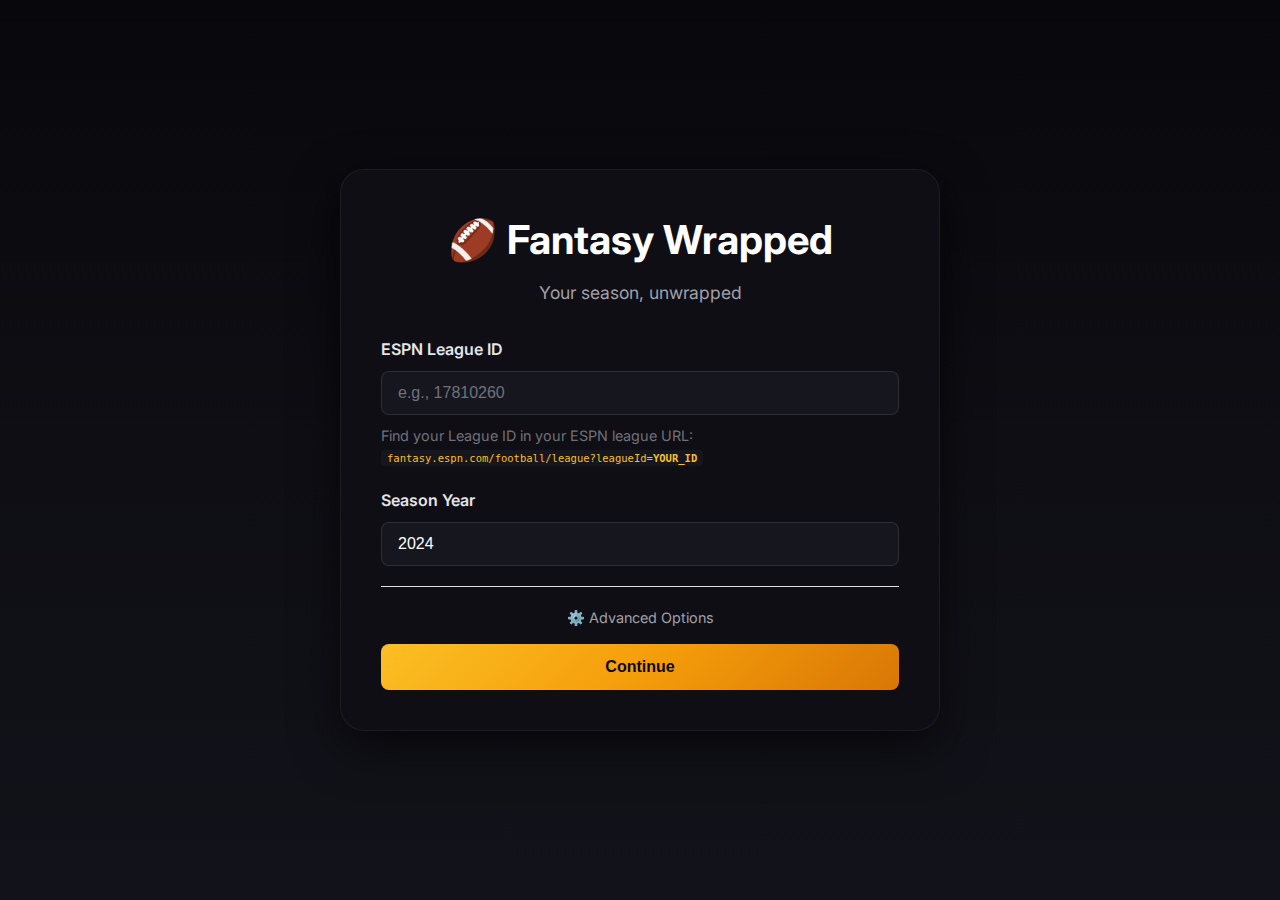
<file: frontend/index-v2.html>
<!DOCTYPE html>
<html lang="en">
<head>
    <meta charset="UTF-8">
    <meta name="viewport" content="width=device-width, initial-scale=1.0">
    <title>Fantasy Football Wrapped</title>

    <!-- Google Fonts - Inter for clean modern look -->
    <link rel="preconnect" href="https://fonts.googleapis.com">
    <link rel="preconnect" href="https://fonts.gstatic.com" crossorigin>
    <link href="https://fonts.googleapis.com/css2?family=Inter:wght@300;400;500;600;700;800&display=swap" rel="stylesheet">

    <!-- Base CSS -->
    <link rel="stylesheet" href="static/css/base.css">
    <link rel="stylesheet" href="static/css/setup.css">
    <link rel="stylesheet" href="static/css/animations.css">

    <!-- New Dark Theme (overrides base) -->
    <link rel="stylesheet" href="static/css/theme-dark.css">

    <!-- Card System CSS -->
    <link rel="stylesheet" href="static/css/cards.css">
    <link rel="stylesheet" href="static/css/pack-opening.css">

    <!-- Original Slides CSS (for slideshow mode) -->
    <link rel="stylesheet" href="static/css/slides.css">

    <style>
        /**
         * Mode Toggle Styles
         * Allows switching between Pack Opening and Slideshow experiences
         */
        .mode-toggle {
            display: flex;
            gap: 8px;
            margin: 20px 0;
            padding: 4px;
            background: var(--bg-tertiary, #16161f);
            border-radius: var(--radius-full, 9999px);
            border: 1px solid var(--border-default, rgba(255,255,255,0.1));
        }

        .mode-toggle__btn {
            flex: 1;
            padding: 10px 16px;
            border: none;
            border-radius: var(--radius-full, 9999px);
            background: transparent;
            color: var(--text-tertiary, #a1a1aa);
            font-size: 14px;
            font-weight: 500;
            cursor: pointer;
            transition: all 0.2s ease;
        }

        .mode-toggle__btn:hover {
            color: var(--text-primary, #fff);
        }

        .mode-toggle__btn.active {
            background: var(--gradient-gold, linear-gradient(135deg, #fbbf24, #d97706));
            color: var(--text-inverse, #0a0a0f);
            font-weight: 600;
        }

        .mode-toggle__btn .mode-icon {
            margin-right: 6px;
        }

        /* Updated setup box for dark theme */
        .setup-box {
            background: var(--bg-secondary, #0e0e14);
            border: 1px solid var(--border-subtle, rgba(255,255,255,0.06));
            border-radius: var(--radius-2xl, 24px);
            box-shadow: var(--shadow-xl, 0 16px 48px rgba(0,0,0,0.6));
        }

        .setup-box h1 {
            color: var(--text-primary, #fff);
            font-weight: 700;
        }

        .setup-box .subtitle {
            color: var(--text-tertiary, #a1a1aa);
        }

        .setup-box label {
            color: var(--text-secondary, #e5e5e5);
        }

        .setup-box input,
        .setup-box select {
            background: var(--bg-tertiary, #16161f);
            border: 1px solid var(--border-default, rgba(255,255,255,0.1));
            color: var(--text-primary, #fff);
            border-radius: var(--radius-md, 8px);
        }

        .setup-box input:focus,
        .setup-box select:focus {
            border-color: var(--accent-gold, #fbbf24);
            box-shadow: 0 0 0 3px rgba(251, 191, 36, 0.2);
            outline: none;
        }

        .setup-box input::placeholder {
            color: var(--text-muted, #71717a);
        }

        .setup-box .help-text {
            color: var(--text-muted, #71717a);
        }

        .setup-box code {
            background: var(--bg-tertiary, #16161f);
            padding: 2px 6px;
            border-radius: 4px;
            color: var(--accent-gold, #fbbf24);
        }

        .team-card {
            background: var(--bg-tertiary, #16161f);
            border: 2px solid var(--border-default, rgba(255,255,255,0.1));
            color: var(--text-primary, #fff);
            border-radius: var(--radius-lg, 12px);
            transition: all 0.2s ease;
        }

        .team-card:hover {
            border-color: var(--border-accent, rgba(255,255,255,0.2));
            background: var(--bg-card-hover, #22222e);
        }

        .team-card.selected {
            border-color: var(--accent-gold, #fbbf24);
            background: rgba(251, 191, 36, 0.1);
        }

        .advanced-toggle {
            color: var(--text-tertiary, #a1a1aa);
        }

        .advanced-toggle:hover {
            color: var(--text-primary, #fff);
        }

        /* League info styling */
        #leagueInfo {
            background: var(--bg-tertiary, #16161f);
            border-radius: var(--radius-lg, 12px);
            padding: 16px;
            margin-bottom: 20px;
            border: 1px solid var(--border-subtle, rgba(255,255,255,0.06));
        }

        #leagueInfo .league-name {
            color: var(--text-primary, #fff);
            font-weight: 600;
            font-size: 1.1em;
        }

        #leagueInfo .league-details {
            color: var(--text-tertiary, #a1a1aa);
            font-size: 0.9em;
            margin-top: 4px;
        }
    </style>
</head>
<body>
    <!-- ===== SETUP SCREENS ===== -->
    <div class="setup-container" id="setupContainer">
        <div class="setup-box">
            <h1>🏈 Fantasy Wrapped</h1>
            <p class="subtitle">Your season, unwrapped</p>

            <!-- Step 1: Enter League ID -->
            <div id="step1" class="step active">
                <div class="input-group">
                    <label for="leagueId">ESPN League ID</label>
                    <input
                        type="text"
                        id="leagueId"
                        placeholder="e.g., 17810260"
                        autocomplete="off"
                    >
                    <p class="help-text">
                        Find your League ID in your ESPN league URL:<br>
                        <code>fantasy.espn.com/football/league?leagueId=<strong>YOUR_ID</strong></code>
                    </p>
                </div>

                <div class="input-group">
                    <label for="year">Season Year</label>
                    <input
                        type="number"
                        id="year"
                        value="2024"
                        min="2000"
                        max="2030"
                    >
                </div>

                <div class="advanced-options">
                    <div class="advanced-toggle" onclick="toggleAdvanced()">
                        ⚙️ Advanced Options
                    </div>
                    <div class="advanced-content" id="advancedContent">
                        <div class="inline-inputs">
                            <div class="input-group">
                                <label for="startWeek">Start Week</label>
                                <input
                                    type="number"
                                    id="startWeek"
                                    value="1"
                                    min="1"
                                    max="18"
                                >
                            </div>
                            <div class="input-group">
                                <label for="endWeek">End Week</label>
                                <input
                                    type="number"
                                    id="endWeek"
                                    value="14"
                                    min="1"
                                    max="18"
                                >
                            </div>
                        </div>
                        <p class="help-text">
                            Select which weeks to analyze (default: 1-14 for regular season)
                        </p>
                    </div>
                </div>

                <button class="btn" onclick="fetchLeague()">
                    Continue
                </button>

                <div id="step1Error"></div>
            </div>

            <!-- Step 2: Loading League -->
            <div id="step2" class="step">
                <div class="loading">
                    <div class="spinner"></div>
                    <p class="loading-text">Loading your league...</p>
                </div>
            </div>

            <!-- Step 3: Select Team + Mode -->
            <div id="step3" class="step">
                <div id="leagueInfo"></div>

                <h2 style="margin-bottom: 15px; color: var(--text-primary);">Select Your Team</h2>
                <div id="teamGrid" class="team-grid"></div>

                <!-- Experience Mode Toggle -->
                <div class="mode-toggle" id="modeToggle">
                    <button class="mode-toggle__btn active" data-mode="pack" onclick="setExperienceMode('pack')">
                        <span class="mode-icon">🎴</span>Card Pack
                    </button>
                    <button class="mode-toggle__btn" data-mode="slides" onclick="setExperienceMode('slides')">
                        <span class="mode-icon">📊</span>Slideshow
                    </button>
                </div>

                <button class="btn" id="generateBtn" onclick="generateWrapped()" disabled>
                    Open My Pack
                </button>

                <button class="btn btn-secondary" onclick="resetToStep1()">
                    ← Back
                </button>

                <div id="step3Error"></div>
            </div>

            <!-- Step 4: Analyzing -->
            <div id="step4" class="step">
                <div class="loading">
                    <div class="spinner"></div>
                    <p class="loading-text">Crunching the numbers...</p>
                    <p style="color: var(--text-muted); font-size: 0.9em; margin-top: 10px;">
                        Building your card collection
                    </p>
                </div>
            </div>
        </div>
    </div>

    <!-- ===== WRAPPED SLIDES (Original) ===== -->
    <div class="wrapped-container" id="wrappedContainer">
        <!-- Slides will be generated dynamically -->
    </div>

    <!-- Week Detail Modal -->
    <div class="modal-overlay" id="weekModal">
        <div class="modal-content">
            <span class="modal-close" onclick="closeModal()">×</span>
            <div id="modalContent"></div>
        </div>
    </div>

    <!-- ===== JavaScript ===== -->

    <!-- Core utilities -->
    <script src="static/js/config.js"></script>
    <script src="static/js/utils.js"></script>
    <script src="static/js/api.js"></script>

    <!-- Card system (new) -->
    <script src="static/js/cardBuilder.js"></script>
    <script src="static/js/cardRenderer.js"></script>
    <script src="static/js/packOpening.js"></script>
    <script src="static/js/superlativeGame.js"></script>

    <!-- Slideshow system (original) -->
    <script src="static/js/slideBuilder.js"></script>
    <script src="static/js/slideRenderer.js"></script>
    <script src="static/js/navigation.js"></script>
    <script src="static/js/modal.js"></script>

    <!-- Setup flow -->
    <script src="static/js/setup.js"></script>

    <!-- Experience Mode Controller -->
    <script>
        /**
         * Experience Mode Controller
         *
         * Manages switching between Card Pack and Slideshow experiences.
         * The mode is selected before generating the wrapped, and determines
         * which rendering system is used.
         */

        // Current experience mode: 'pack' or 'slides'
        let currentExperienceMode = 'pack';

        /**
         * Set the experience mode
         * @param {string} mode - 'pack' or 'slides'
         */
        function setExperienceMode(mode) {
            currentExperienceMode = mode;

            // Update toggle UI
            document.querySelectorAll('.mode-toggle__btn').forEach(btn => {
                btn.classList.toggle('active', btn.dataset.mode === mode);
            });

            // Update button text
            const generateBtn = document.getElementById('generateBtn');
            if (generateBtn) {
                generateBtn.textContent = mode === 'pack' ? 'Open My Pack' : 'Generate My Wrapped';
            }

            console.log('[Mode] Set to:', mode);
        }

        /**
         * Override the default generateWrapped to support both modes
         * This hooks into the existing setup flow
         */
        const originalGenerateWrapped = window.generateWrapped;

        window.generateWrapped = async function() {
            console.log('[Mode] Generating with mode:', currentExperienceMode);

            if (currentExperienceMode === 'pack') {
                // Use new card pack experience
                await generatePackExperience();
            } else {
                // Use original slideshow experience
                if (typeof originalGenerateWrapped === 'function') {
                    await originalGenerateWrapped();
                } else {
                    // Fallback if original not yet loaded
                    console.warn('[Mode] Original generateWrapped not found, using pack mode');
                    await generatePackExperience();
                }
            }
        };

        /**
         * Generate the card pack experience
         */
        async function generatePackExperience() {
            // Show loading
            showStep(4);

            try {
                // Get current settings from setup state
                const leagueId = setupState.currentLeagueId;
                const teamId = setupState.selectedTeamId;
                const year = setupState.currentYear;
                const startWeek = setupState.currentStartWeek;
                const endWeek = setupState.currentEndWeek;

                console.log('[Pack] Fetching wrapped data for team:', teamId);

                // Fetch wrapped data (API returns { data, error })
                const { data, error } = await fetchTeamWrapped(leagueId, teamId, year, startWeek, endWeek);

                if (error) {
                    throw new Error(error);
                }

                console.log('[Pack] Received wrapped data:', data);

                // Start pack opening experience
                await PackOpening.start(data);

            } catch (error) {
                console.error('[Pack] Error:', error);
                showStep(3);
                showError('step3Error', `Error: ${error.message}`);
            }
        }

        // Initialize mode on page load
        document.addEventListener('DOMContentLoaded', () => {
            setExperienceMode('pack');
        });
    </script>
</body>
</html>
</file>
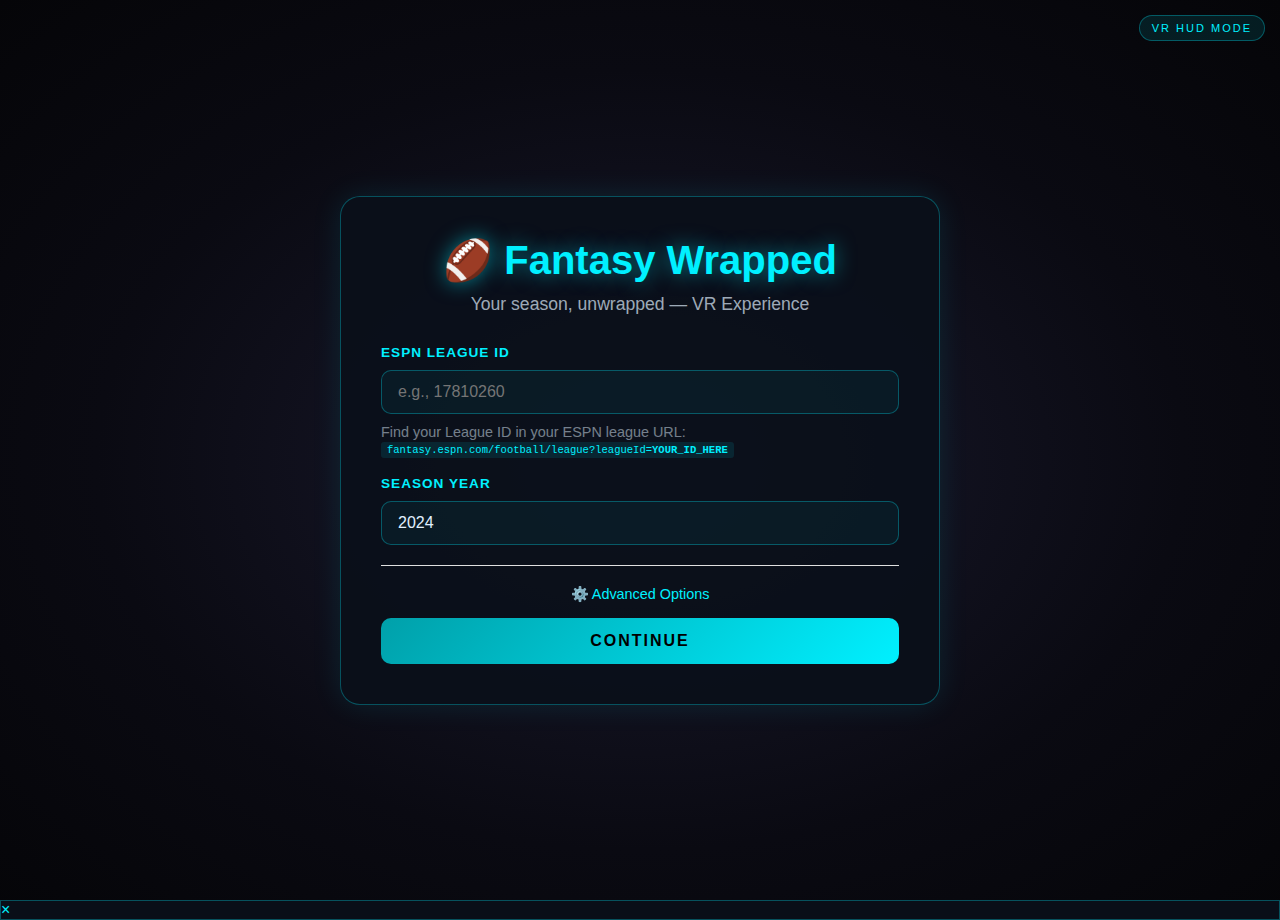
<file: frontend/index-vr.html>
<!DOCTYPE html>
<html lang="en">
<head>
    <meta charset="UTF-8">
    <meta name="viewport" content="width=device-width, initial-scale=1.0">
    <title>Fantasy Football Wrapped - VR HUD Experience</title>
    <link rel="icon" type="image/png" href="static/favicon.png">

    <!-- CSS -->
    <link rel="stylesheet" href="static/css/base.css">
    <link rel="stylesheet" href="static/css/setup.css">
    <link rel="stylesheet" href="static/css/vr-hud.css">
    <link rel="stylesheet" href="static/css/animations.css">

    <style>
        /* Override setup container for VR theme */
        body {
            background: radial-gradient(ellipse at center, #1a1a2e 0%, #0a0a12 60%, #050508 100%);
        }

        .setup-container {
            background: transparent;
        }

        .setup-box {
            background: rgba(10, 15, 25, 0.9);
            border: 1px solid rgba(0, 240, 255, 0.3);
            box-shadow: 0 0 30px rgba(0, 240, 255, 0.1);
        }

        .setup-box h1 {
            color: #00f0ff;
            text-shadow: 0 0 20px rgba(0, 240, 255, 0.5);
        }

        .setup-box .subtitle {
            color: rgba(224, 240, 255, 0.7);
        }

        .setup-box label {
            color: #00f0ff;
            text-transform: uppercase;
            letter-spacing: 1px;
            font-size: 0.85em;
        }

        .setup-box input {
            background: rgba(0, 240, 255, 0.05);
            border: 1px solid rgba(0, 240, 255, 0.3);
            color: #e0f0ff;
        }

        .setup-box input:focus {
            border-color: #00f0ff;
            box-shadow: 0 0 15px rgba(0, 240, 255, 0.3);
        }

        .setup-box .btn {
            background: linear-gradient(135deg, #00a0aa 0%, #00f0ff 100%);
            border: none;
            color: #000;
            text-transform: uppercase;
            letter-spacing: 2px;
            font-weight: 600;
        }

        .setup-box .btn:hover {
            box-shadow: 0 0 25px rgba(0, 240, 255, 0.5);
            transform: translateY(-2px);
        }

        .setup-box .btn-secondary {
            background: transparent;
            border: 1px solid rgba(0, 240, 255, 0.3);
            color: #00f0ff;
        }

        .setup-box .btn-secondary:hover {
            border-color: #00f0ff;
            box-shadow: 0 0 15px rgba(0, 240, 255, 0.3);
        }

        .setup-box .help-text {
            color: rgba(224, 240, 255, 0.5);
        }

        .setup-box code {
            background: rgba(0, 240, 255, 0.1);
            color: #00f0ff;
        }

        .team-card {
            background: rgba(0, 240, 255, 0.05);
            border: 1px solid rgba(0, 240, 255, 0.2);
            color: #e0f0ff;
        }

        .team-card:hover {
            border-color: rgba(0, 240, 255, 0.5);
            box-shadow: 0 0 15px rgba(0, 240, 255, 0.2);
        }

        .team-card.selected {
            border-color: #00f0ff;
            background: rgba(0, 240, 255, 0.1);
            box-shadow: 0 0 20px rgba(0, 240, 255, 0.3);
        }

        .team-name {
            color: #e0f0ff;
        }

        .team-id {
            color: rgba(0, 240, 255, 0.6);
        }

        .league-info {
            background: rgba(0, 240, 255, 0.05);
            border: 1px solid rgba(0, 240, 255, 0.2);
            color: #e0f0ff;
        }

        .league-info h3 {
            color: #00f0ff;
        }

        .spinner {
            border-color: rgba(0, 240, 255, 0.2);
            border-top-color: #00f0ff;
        }

        .loading p {
            color: rgba(224, 240, 255, 0.8);
        }

        .advanced-toggle {
            color: #00f0ff;
        }

        .error {
            background: rgba(255, 68, 102, 0.2);
            border: 1px solid rgba(255, 68, 102, 0.5);
            color: #ff4466;
        }

        /* VR mode badge */
        .vr-mode-badge {
            position: absolute;
            top: 15px;
            right: 15px;
            background: rgba(0, 240, 255, 0.1);
            border: 1px solid rgba(0, 240, 255, 0.3);
            padding: 6px 12px;
            border-radius: 20px;
            font-size: 11px;
            color: #00f0ff;
            text-transform: uppercase;
            letter-spacing: 2px;
        }
    </style>
</head>
<body>
    <!-- ===== SETUP SCREENS ===== -->
    <div class="setup-container" id="setupContainer">
        <div class="setup-box">
            <div class="vr-mode-badge">VR HUD Mode</div>
            <h1>🏈 Fantasy Wrapped</h1>
            <p class="subtitle">Your season, unwrapped — VR Experience</p>

            <!-- Step 1: Enter League ID -->
            <div id="step1" class="step active">
                <div class="input-group">
                    <label for="leagueId">ESPN League ID</label>
                    <input
                        type="text"
                        id="leagueId"
                        placeholder="e.g., 17810260"
                        autocomplete="off"
                    >
                    <p class="help-text">
                        Find your League ID in your ESPN league URL:<br>
                        <code>fantasy.espn.com/football/league?leagueId=<strong>YOUR_ID_HERE</strong></code>
                    </p>
                </div>

                <div class="input-group">
                    <label for="year">Season Year</label>
                    <input
                        type="number"
                        id="year"
                        value="2024"
                        min="2000"
                        max="2030"
                    >
                </div>

                <div class="advanced-options">
                    <div class="advanced-toggle" onclick="toggleAdvanced()">
                        ⚙️ Advanced Options
                    </div>
                    <div class="advanced-content" id="advancedContent">
                        <div class="inline-inputs">
                            <div class="input-group">
                                <label for="startWeek">Start Week</label>
                                <input
                                    type="number"
                                    id="startWeek"
                                    value="1"
                                    min="1"
                                    max="18"
                                >
                            </div>
                            <div class="input-group">
                                <label for="endWeek">End Week</label>
                                <input
                                    type="number"
                                    id="endWeek"
                                    value="14"
                                    min="1"
                                    max="18"
                                >
                            </div>
                        </div>
                        <p class="help-text">
                            Select which weeks to analyze (default: 1-14 for regular season)
                        </p>
                    </div>
                </div>

                <button class="btn" onclick="fetchLeague()">
                    Continue
                </button>

                <div id="step1Error"></div>
            </div>

            <!-- Step 2: Loading League -->
            <div id="step2" class="step">
                <div class="loading">
                    <div class="spinner"></div>
                    <p>Initializing HUD systems...</p>
                </div>
            </div>

            <!-- Step 3: Select Team -->
            <div id="step3" class="step">
                <div id="leagueInfo"></div>

                <h2 style="margin-bottom: 15px; color: #00f0ff;">Select Your Team</h2>
                <div id="teamGrid" class="team-grid"></div>

                <button class="btn" id="generateBtn" onclick="generateWrapped()" disabled>
                    Launch VR Experience
                </button>

                <button class="btn btn-secondary" onclick="resetToStep1()">
                    ← Back
                </button>

                <div id="step3Error"></div>
            </div>

            <!-- Step 4: Analyzing -->
            <div id="step4" class="step">
                <div class="loading">
                    <div class="spinner"></div>
                    <p>Rendering holographic display...</p>
                    <p style="color: rgba(0, 240, 255, 0.5); font-size: 0.9em; margin-top: 10px;">
                        Analyzing your season week by week
                    </p>
                </div>
            </div>
        </div>
    </div>

    <!-- VR HUD will be injected here by vrHud.js -->

    <!-- Week Detail Modal -->
    <div class="modal-overlay" id="weekModal">
        <div class="modal-content" style="background: rgba(10, 15, 25, 0.95); border: 1px solid rgba(0, 240, 255, 0.3);">
            <span class="modal-close" onclick="closeModal()" style="color: #00f0ff;">×</span>
            <div id="modalContent"></div>
        </div>
    </div>

    <!-- JavaScript -->
    <script src="static/js/config.js"></script>
    <script src="static/js/utils.js"></script>
    <script src="static/js/api.js"></script>
    <script src="static/js/modal.js"></script>
    <script src="static/js/vrHud.js"></script>

    <!-- Modified setup for VR HUD -->
    <script>
        // State management (same as setup.js)
        const setupState = {
            currentLeagueId: null,
            currentYear: null,
            currentStartWeek: null,
            currentEndWeek: null,
            selectedTeamId: null,
            leagueTeams: [],
        };

        function toggleAdvanced() {
            document.getElementById('advancedContent').classList.toggle('show');
        }

        function showStep(stepNumber) {
            document.querySelectorAll('.step').forEach(step => step.classList.remove('active'));
            const stepEl = document.getElementById(`step${stepNumber}`);
            if (stepEl) {
                stepEl.classList.add('active');
            }
        }

        function showError(stepId, message) {
            const errorEl = document.getElementById(`${stepId}Error`);
            if (errorEl) {
                errorEl.innerHTML = `<div class="error">${message}</div>`;
            }
        }

        function clearError(stepId) {
            const errorEl = document.getElementById(`${stepId}Error`);
            if (errorEl) {
                errorEl.innerHTML = '';
            }
        }

        async function fetchLeague() {
            const leagueId = document.getElementById('leagueId').value.trim();
            const year = document.getElementById('year').value;
            const startWeek = document.getElementById('startWeek').value;
            const endWeek = document.getElementById('endWeek').value;

            if (!leagueId) {
                showError('step1', 'Please enter a League ID');
                return;
            }

            if (parseInt(startWeek) > parseInt(endWeek)) {
                showError('step1', 'Start week must be before end week');
                return;
            }

            clearError('step1');

            setupState.currentLeagueId = leagueId;
            setupState.currentYear = year;
            setupState.currentStartWeek = startWeek;
            setupState.currentEndWeek = endWeek;

            showStep(2);

            try {
                const { data: leagueInfo, error: infoError } = await fetchLeagueInfo(leagueId, year);
                if (infoError) throw new Error(infoError);

                const { data: teamsData, error: teamsError } = await fetchLeagueTeams(leagueId, year);
                if (teamsError) throw new Error(teamsError);

                setupState.leagueTeams = teamsData.teams;

                displayLeagueInfo(leagueInfo);
                displayTeams(teamsData.teams);
                showStep(3);
            } catch (error) {
                console.error('Error:', error);
                showError('step1', error.message);
                showStep(1);
            }
        }

        function displayLeagueInfo(info) {
            const container = document.getElementById('leagueInfo');
            container.innerHTML = `
                <div class="league-info">
                    <h3>${info.league_name}</h3>
                    <p><strong>Teams:</strong> ${info.team_count}</p>
                    <p><strong>Season:</strong> ${setupState.currentYear}</p>
                    <p><strong>Weeks:</strong> ${setupState.currentStartWeek}-${setupState.currentEndWeek}</p>
                </div>
            `;
        }

        function displayTeams(teams) {
            const grid = document.getElementById('teamGrid');
            grid.innerHTML = '';

            teams.forEach(team => {
                const card = document.createElement('div');
                card.className = 'team-card';
                card.innerHTML = `
                    <div class="team-name">${team.team_name}</div>
                    <div class="team-id">Team ID: ${team.team_id}</div>
                `;
                card.onclick = () => selectTeam(team.team_id, card);
                grid.appendChild(card);
            });
        }

        function selectTeam(teamId, cardElement) {
            document.querySelectorAll('.team-card').forEach(card => {
                card.classList.remove('selected');
            });

            cardElement.classList.add('selected');
            setupState.selectedTeamId = teamId;

            document.getElementById('generateBtn').disabled = false;
        }

        async function generateWrapped() {
            if (!setupState.selectedTeamId) {
                showError('step3', 'Please select a team');
                return;
            }

            clearError('step3');
            showStep(4);

            try {
                const { data, error } = await fetchTeamWrapped(
                    setupState.currentLeagueId,
                    setupState.selectedTeamId,
                    setupState.currentYear,
                    setupState.currentStartWeek,
                    setupState.currentEndWeek
                );

                if (error) throw new Error(error);

                console.log('Wrapped data received:', data);

                // Launch VR HUD Experience
                await VRHud.start(data);
            } catch (error) {
                console.error('Error:', error);
                showError('step3', error.message);
                showStep(3);
            }
        }

        function resetToStep1() {
            setupState.selectedTeamId = null;
            document.getElementById('generateBtn').disabled = true;
            document.querySelectorAll('.team-card').forEach(card => {
                card.classList.remove('selected');
            });
            showStep(1);
        }

        // Initialize event listeners
        document.addEventListener('DOMContentLoaded', () => {
            const leagueIdInput = document.getElementById('leagueId');
            if (leagueIdInput) {
                leagueIdInput.addEventListener('keypress', (e) => {
                    if (e.key === 'Enter') fetchLeague();
                });
            }
        });
    </script>
</body>
</html>
</file>
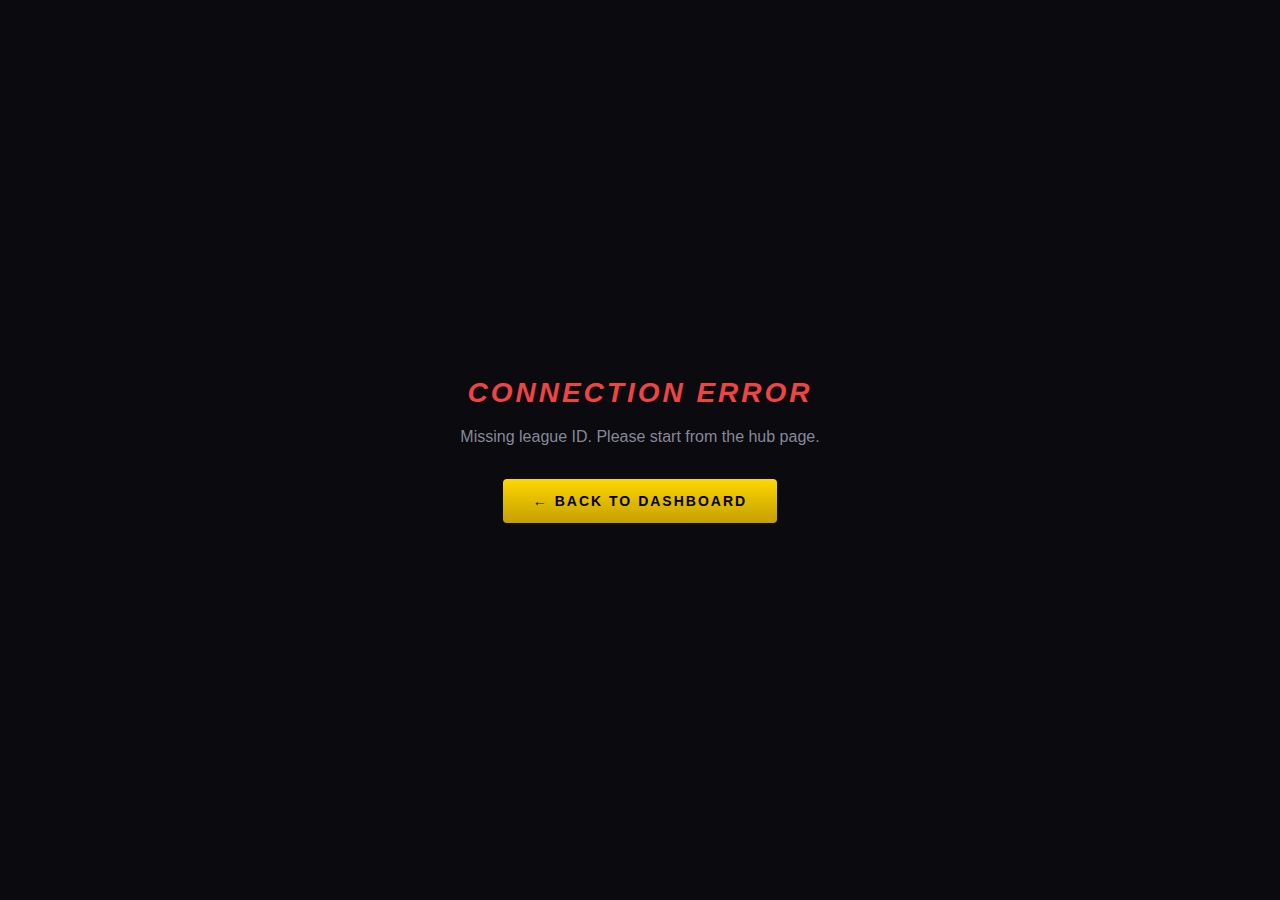
<file: frontend/madden.html>
<!DOCTYPE html>
<html lang="en">
<head>
    <meta charset="UTF-8">
    <meta name="viewport" content="width=device-width, initial-scale=1.0">
    <title>Madden Console | Fantasy Football Wrapped</title>
    <link rel="icon" type="image/png" href="static/favicon.png">
    <link rel="stylesheet" href="static/css/base.css">
    <link rel="stylesheet" href="static/css/madden.css">
</head>
<body>
    <div id="xbox-boot" class="fullscreen-phase">
        <div class="xbox-logo">
            <svg class="xbox-sphere" viewBox="0 0 200 200" xmlns="http://www.w3.org/2000/svg">
                <defs>
                    <radialGradient id="xboxGlow" cx="50%" cy="50%" r="50%">
                        <stop offset="0%" stop-color="#20B010" stop-opacity="0.4"/>
                        <stop offset="100%" stop-color="#107C10" stop-opacity="0"/>
                    </radialGradient>
                    <filter id="xboxBlur">
                        <feGaussianBlur in="SourceGraphic" stdDeviation="1.5"/>
                    </filter>
                </defs>
                <circle cx="100" cy="100" r="90" fill="none" stroke="#107C10" stroke-width="2.5" opacity="0.9"/>
                <circle cx="100" cy="100" r="96" fill="url(#xboxGlow)"/>
                <!-- X shape: two curved crossing strokes -->
                <path d="M 55 30 Q 70 65, 100 100 Q 130 135, 145 170"
                      fill="none" stroke="#107C10" stroke-width="14" stroke-linecap="round" filter="url(#xboxBlur)"/>
                <path d="M 145 30 Q 130 65, 100 100 Q 70 135, 55 170"
                      fill="none" stroke="#107C10" stroke-width="14" stroke-linecap="round" filter="url(#xboxBlur)"/>
                <!-- Brighter overlay pass -->
                <path d="M 55 30 Q 70 65, 100 100 Q 130 135, 145 170"
                      fill="none" stroke="#30D520" stroke-width="6" stroke-linecap="round" opacity="0.5"/>
                <path d="M 145 30 Q 130 65, 100 100 Q 70 135, 55 170"
                      fill="none" stroke="#30D520" stroke-width="6" stroke-linecap="round" opacity="0.5"/>
            </svg>
            <div class="xbox-text">xbox</div>
        </div>
        <div class="xbox-loader">
            <div class="xbox-loader-bar"></div>
        </div>
    </div>

    <div id="madden-title" class="fullscreen-phase" style="display: none;">
        <div class="title-backdrop"></div>
        <div class="title-content">
            <div class="title-ea-badge">EA SPORTS</div>
            <div class="madden-logo">
                <span class="madden-text">MADDEN</span>
                <span class="madden-sub">FANTASY FOOTBALL</span>
                <span class="madden-year" id="maddenYear">WRAPPED 2024</span>
            </div>
            <div class="press-start" id="pressStart">PRESS START</div>
        </div>
        <div class="title-particles" id="titleParticles"></div>
    </div>

    <div id="team-select-screen" class="fullscreen-phase" style="display: none;">
        <div class="madden-header">
            <h1 class="madden-heading">SELECT YOUR TEAM</h1>
        </div>
        <div class="team-select-grid" id="teamGrid"></div>
        <div class="controller-prompts">
            <span class="prompt-item"><span class="xbox-btn xbox-btn-a">A</span> Select</span>
        </div>
    </div>

    <div id="loading" class="fullscreen-phase" style="display: none;">
        <div class="madden-loader">
            <div class="loader-football">
                <div class="football-shape"></div>
            </div>
            <p class="loader-text" id="loadingTagline">Loading game data...</p>
        </div>
    </div>

    <div id="error-screen" class="fullscreen-phase" style="display: none;">
        <div class="error-box">
            <h2 class="error-title-madden">CONNECTION ERROR</h2>
            <p id="error-message" class="error-msg"></p>
            <button class="madden-btn" onclick="window.location.href='/' + window.location.search">← BACK TO DASHBOARD</button>
        </div>
    </div>

    <main id="main-content" class="fullscreen-phase" style="display: none;">
        <div class="madden-top-bar">
            <div class="top-bar-left">
                <span class="top-bar-title" id="topBarTitle">STADIUM OVERVIEW</span>
            </div>
            <div class="top-bar-right">
                <span class="top-bar-owner" id="topBarOwner"></span>
                <span class="top-bar-ea">EA SPORTS</span>
            </div>
        </div>

        <nav class="madden-tabs" id="tabBar">
            <button class="madden-tab active" data-tab="home">HOME</button>
            <button class="madden-tab" data-tab="season">SEASON</button>
            <button class="madden-tab" data-tab="standings">STANDINGS</button>
            <button class="madden-tab" data-tab="scores">SCORES</button>
        </nav>

        <div class="tab-content-area">
            <div class="tab-panel active" id="panel-home">
                <div class="stadium-overview">
                    <div class="stadium-left-panel" id="stadiumLeftPanel"></div>
                    <div class="stadium-center-panel" id="stadiumCenterPanel"></div>
                    <div class="stadium-right-panel" id="stadiumRightPanel"></div>
                </div>
            </div>

            <div class="tab-panel" id="panel-season">
                <div class="season-grid" id="seasonGrid"></div>
            </div>

            <div class="tab-panel" id="panel-standings">
                <div class="standings-week-selector" id="standingsWeekSelector"></div>
                <div class="madden-standings" id="standingsBody"></div>
            </div>

            <div class="tab-panel" id="panel-scores">
                <div class="scores-week-selector" id="scoresWeekSelector"></div>
                <div class="nfl-scores-grid" id="nflScoresBody"></div>
            </div>
        </div>

        <div class="week-detail-overlay" id="weekDetailOverlay" style="display: none;">
            <div class="week-detail-panel" id="weekDetailPanel"></div>
        </div>

        <div class="controller-bar" id="controllerBar">
            <span class="prompt-item"><span class="xbox-btn xbox-btn-a">A</span> Confirm</span>
            <span class="prompt-item"><span class="xbox-btn xbox-btn-lb">&larr;&rarr;</span> Navigate</span>
            <span class="prompt-item"><span class="xbox-btn xbox-btn-b">B</span> Back</span>
            <span class="prompt-item"><span class="xbox-btn xbox-btn-y">Y</span> Switch Tab</span>
        </div>
    </main>

    <script src="static/js/config.js"></script>
    <script src="static/js/api.js"></script>
    <script src="static/js/utils.js"></script>
    <script src="static/js/maddenRenderer.js"></script>
    <script src="static/js/maddenController.js"></script>
</body>
</html>
</file>
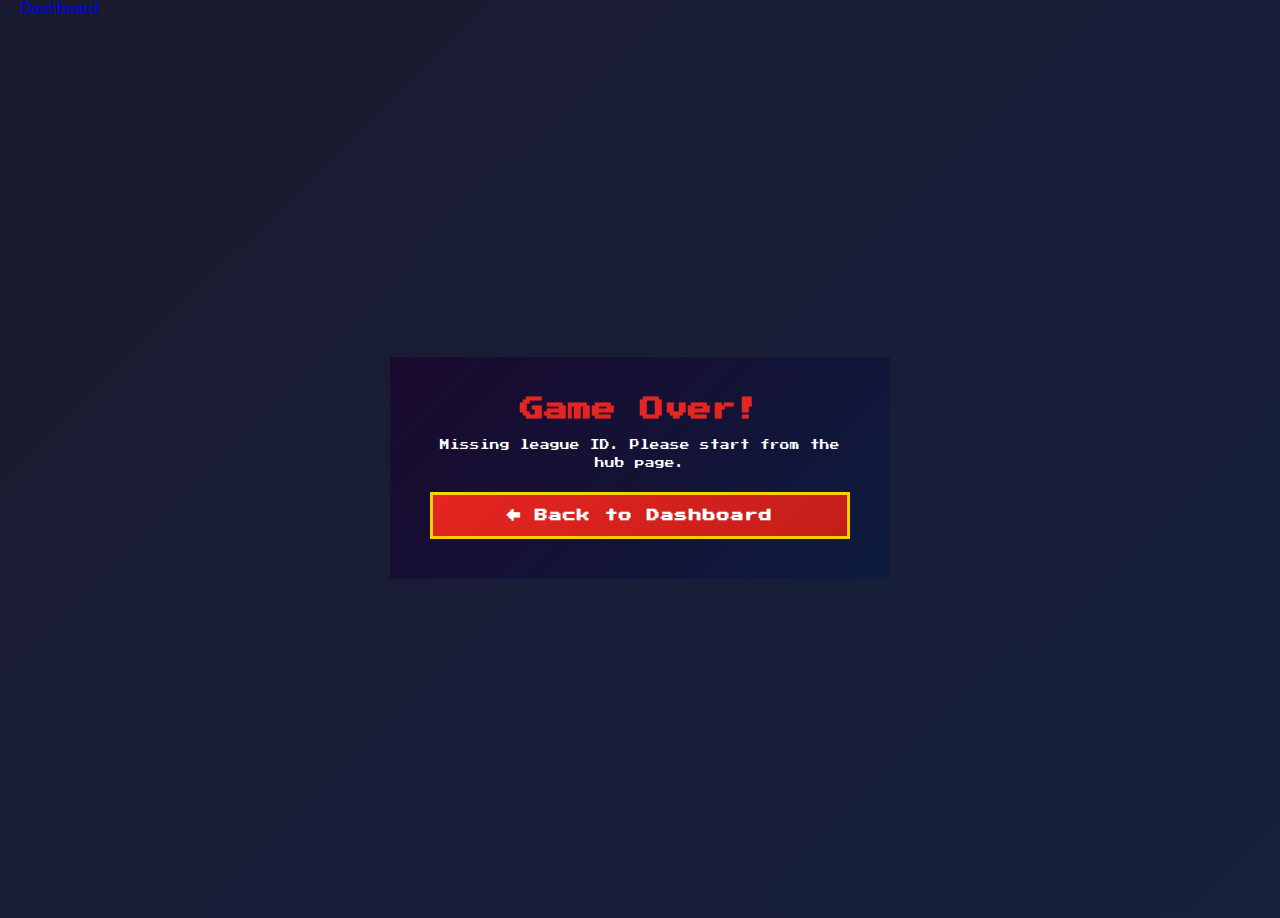
<file: frontend/mario.html>
<!DOCTYPE html>
<html lang="en">
<head>
    <meta charset="UTF-8">
    <meta name="viewport" content="width=device-width, initial-scale=1.0">
    <title>Mario World | Fantasy Football Wrapped</title>
    <link rel="icon" type="image/png" href="static/favicon.png">
    <link rel="stylesheet" href="static/css/base.css">
    <link rel="stylesheet" href="static/css/mario.css">
</head>
<body>
    <a class="back-to-dashboard" href="#" onclick="window.location.href='index.html' + (window.location.search || ''); return false;">&#8592; Dashboard</a>

    <div id="team-select-screen" class="team-select-screen" style="display: none;">
        <div class="team-select-box mario-themed">
            <h1 class="mario-title">Mario World</h1>
            <p class="team-select-subtitle">Select your team to enter the Mushroom Kingdom</p>
            <div id="teamGrid" class="team-grid"></div>
            <button id="teamSelectBtn" class="btn mario-btn" disabled onclick="MarioController.confirmTeamSelection()">
                Let's-a Go!
            </button>
        </div>
    </div>

    <div id="loading" class="loading-screen mario-loading">
        <div class="mario-loading-content">
            <div class="coin-animation">
                <div class="coin">&#9733;</div>
            </div>
            <p id="loadingTagline" class="loading-tagline">Building your world...</p>
        </div>
    </div>

    <div id="error-screen" class="error-screen" style="display: none;">
        <div class="error-content mario-themed">
            <h2>Game Over!</h2>
            <p id="error-message"></p>
            <button class="btn mario-btn" onclick="window.location.href='/' + window.location.search">← Back to Dashboard</button>
        </div>
    </div>

    <main id="main-content" style="display: none;">
        <canvas id="gameCanvas"></canvas>
        <div id="enter-prompt" class="enter-prompt" style="display: none;">
            <span class="prompt-text">Press <kbd>ENTER</kbd> to explore <span id="prompt-location"></span></span>
        </div>
        <div id="hud" class="hud">
            <div class="hud-record">
                <span id="hud-wins" class="hud-wins">0</span>-<span id="hud-losses" class="hud-losses">0</span>
            </div>
            <div class="hud-team" id="hud-team-name"></div>
            <div class="hud-controls">
                <span class="hud-hint">WASD / Arrows to move</span>
            </div>
        </div>
        <div id="stats-overlay" class="stats-overlay" style="display: none;">
            <div class="stats-overlay-inner">
                <button class="stats-close" onclick="MarioController.closeOverlay()">&times;</button>
                <div class="stats-nav">
                    <button class="stats-nav-btn" id="stats-prev" onclick="MarioController.overlayPrevWeek()">&larr; Prev</button>
                    <span class="stats-nav-title" id="stats-title"></span>
                    <button class="stats-nav-btn" id="stats-next" onclick="MarioController.overlayNextWeek()">Next &rarr;</button>
                </div>
                <div class="stats-body" id="stats-body"></div>
            </div>
        </div>
    </main>

    <script src="static/js/config.js"></script>
    <script src="static/js/api.js"></script>
    <script src="static/js/utils.js"></script>
    <script src="static/js/marioRenderer.js"></script>
    <script src="static/js/marioController.js"></script>
</body>
</html>
</file>
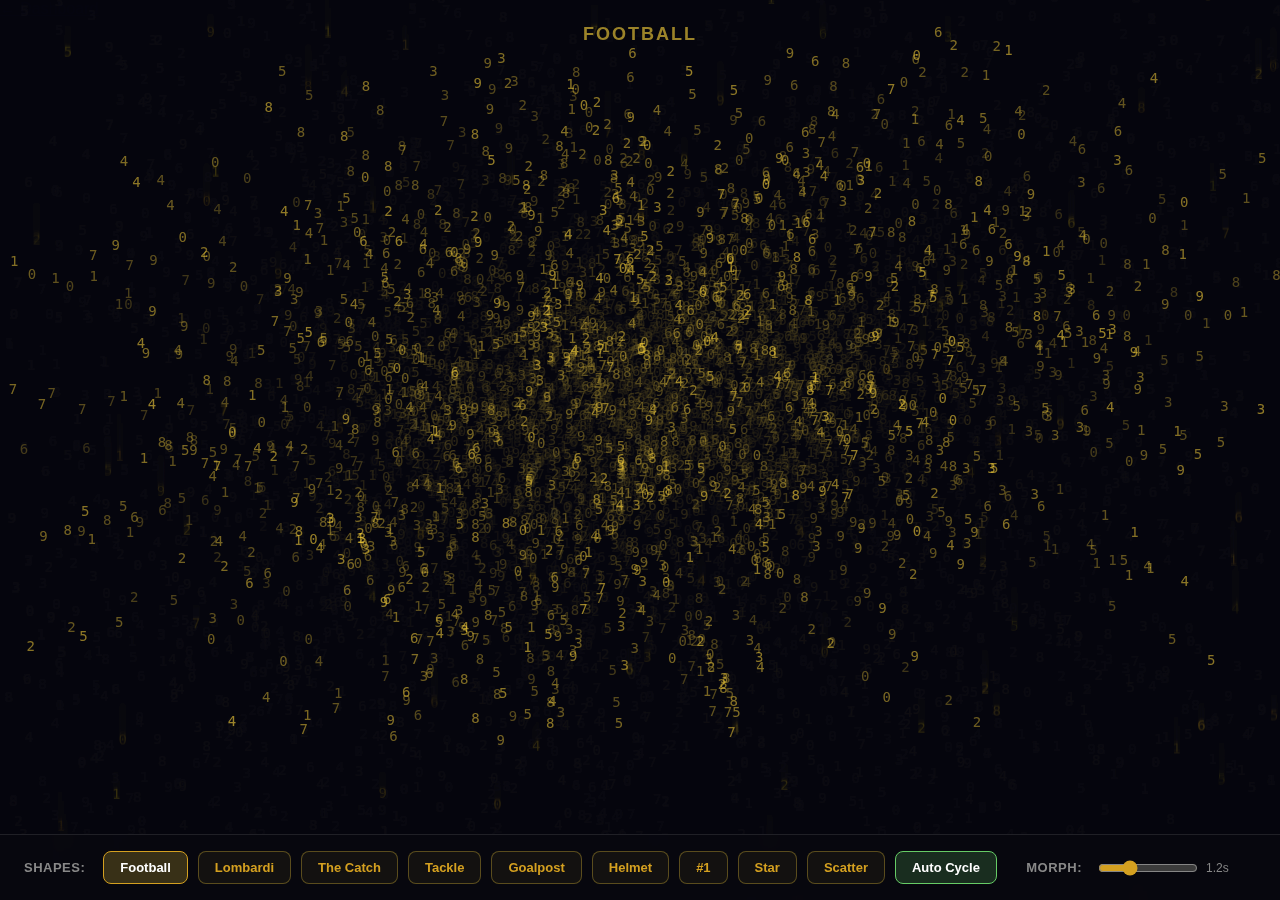
<file: frontend/number-art.html>
<!DOCTYPE html>
<html lang="en">
<head>
    <meta charset="UTF-8">
    <meta name="viewport" content="width=device-width, initial-scale=1.0">
    <title>Number Art Demo | Fantasy Football Wrapped</title>
    <link rel="icon" type="image/png" href="static/favicon.png">
    <link rel="stylesheet" href="static/css/base.css">
    <style>
        body {
            background: #08080f;
            color: white;
            font-family: -apple-system, BlinkMacSystemFont, 'Segoe UI', Roboto, sans-serif;
            margin: 0;
            overflow: hidden;
        }

        #artCanvas {
            position: fixed;
            inset: 0;
            z-index: 0;
        }

        .controls {
            position: fixed;
            bottom: 0;
            left: 0;
            right: 0;
            z-index: 10;
            background: rgba(8, 8, 15, 0.85);
            backdrop-filter: blur(12px);
            border-top: 1px solid rgba(255, 255, 255, 0.1);
            padding: 16px 24px;
            display: flex;
            flex-wrap: wrap;
            gap: 10px;
            align-items: center;
        }

        .controls-label {
            font-size: 13px;
            color: #888;
            margin-right: 8px;
            font-weight: 600;
            text-transform: uppercase;
            letter-spacing: 0.5px;
        }

        .shape-btn {
            padding: 8px 16px;
            border: 1px solid rgba(255, 215, 60, 0.3);
            background: rgba(255, 215, 60, 0.05);
            color: #d4a020;
            border-radius: 8px;
            cursor: pointer;
            font-size: 13px;
            font-weight: 600;
            transition: all 0.2s;
        }

        .shape-btn:hover {
            background: rgba(255, 215, 60, 0.15);
            border-color: rgba(255, 215, 60, 0.6);
        }

        .shape-btn.active {
            background: rgba(255, 215, 60, 0.2);
            border-color: #d4a020;
            color: #fff;
        }

        .shape-btn.auto-btn {
            border-color: rgba(100, 200, 100, 0.3);
            background: rgba(100, 200, 100, 0.05);
            color: #6c6;
        }

        .shape-btn.auto-btn:hover {
            background: rgba(100, 200, 100, 0.15);
        }

        .shape-btn.auto-btn.active {
            background: rgba(100, 200, 100, 0.2);
            border-color: #6c6;
            color: #fff;
        }

        .shape-name {
            position: fixed;
            top: 24px;
            left: 50%;
            transform: translateX(-50%);
            z-index: 10;
            font-size: 18px;
            font-weight: 700;
            color: rgba(255, 215, 60, 0.6);
            text-transform: uppercase;
            letter-spacing: 2px;
            pointer-events: none;
            transition: opacity 0.4s;
        }

        .speed-control {
            display: flex;
            align-items: center;
            gap: 8px;
            margin-left: auto;
        }

        .speed-control input[type="range"] {
            width: 100px;
            accent-color: #d4a020;
        }

        .speed-label {
            font-size: 12px;
            color: #888;
            min-width: 50px;
        }
    </style>
</head>
<body>
    <a class="back-to-dashboard" href="#" onclick="window.location.href='/' + (window.location.search || ''); return false;">&#8592; Dashboard</a>

    <div class="shape-name" id="shapeName">Scattered</div>
    <canvas id="artCanvas"></canvas>

    <div class="controls">
        <span class="controls-label">Shapes:</span>
        <button class="shape-btn" onclick="morphTo('football')">Football</button>
        <button class="shape-btn" onclick="morphTo('trophy')">Lombardi</button>
        <button class="shape-btn" onclick="morphTo('catch')">The Catch</button>
        <button class="shape-btn" onclick="morphTo('tackle')">Tackle</button>
        <button class="shape-btn" onclick="morphTo('goalpost')">Goalpost</button>
        <button class="shape-btn" onclick="morphTo('helmet')">Helmet</button>
        <button class="shape-btn" onclick="morphTo('number1')">#1</button>
        <button class="shape-btn" onclick="morphTo('star')">Star</button>
        <button class="shape-btn" onclick="morphTo('scatter')">Scatter</button>
        <button class="shape-btn auto-btn" id="autoBtn" onclick="toggleAuto()">Auto Cycle</button>

        <div class="speed-control">
            <span class="controls-label">Morph:</span>
            <input type="range" id="speedSlider" min="0.5" max="3" step="0.1" value="1.2">
            <span class="speed-label" id="speedLabel">1.2s</span>
        </div>
    </div>

    <script>
    // ===== Number Art Particle System =====
    (function() {
        const canvas = document.getElementById('artCanvas');
        const ctx = canvas.getContext('2d');
        const chars = '0123456789';
        const PARTICLE_COUNT = 600;
        const FONT_SIZE = 14;

        let W, H;

        function resize() {
            W = canvas.width = window.innerWidth;
            H = canvas.height = window.innerHeight;
        }
        resize();
        window.addEventListener('resize', resize);

        // ===== SHAPE DEFINITIONS =====
        // Each shape returns an array of {x, y} in normalized coords (0-1)

        function generateFootball(n) {
            const points = [];
            for (let i = 0; i < n; i++) {
                const t = Math.random() * Math.PI * 2;
                const r = Math.sqrt(Math.random());
                // Ellipse: wider than tall
                const x = 0.5 + r * 0.3 * Math.cos(t);
                const y = 0.5 + r * 0.14 * Math.sin(t);
                // Rotate slightly
                const angle = -0.15;
                const rx = 0.5 + (x - 0.5) * Math.cos(angle) - (y - 0.5) * Math.sin(angle);
                const ry = 0.5 + (x - 0.5) * Math.sin(angle) + (y - 0.5) * Math.cos(angle);
                points.push({ x: rx, y: ry });
            }
            // Add lace line down the center
            for (let i = 0; i < Math.floor(n * 0.08); i++) {
                const lx = 0.38 + Math.random() * 0.24;
                const ly = 0.49 + (Math.random() - 0.5) * 0.02;
                const angle = -0.15;
                const rx = 0.5 + (lx - 0.5) * Math.cos(angle) - (ly - 0.5) * Math.sin(angle);
                const ry = 0.5 + (lx - 0.5) * Math.sin(angle) + (ly - 0.5) * Math.cos(angle);
                points.push({ x: rx, y: ry });
            }
            return points.slice(0, n);
        }

        function generateTrophy(n) {
            const points = [];
            for (let i = 0; i < n; i++) {
                const section = Math.random();
                let x, y;
                if (section < 0.45) {
                    // Cup body (top bowl)
                    const t = Math.random() * Math.PI;
                    const r = 0.12 + Math.random() * 0.06;
                    x = 0.5 + r * Math.cos(t);
                    y = 0.28 + Math.random() * 0.15;
                    // Wider at top, narrower at bottom
                    const widthFactor = 1 - (y - 0.28) / 0.15 * 0.4;
                    x = 0.5 + (x - 0.5) * widthFactor;
                } else if (section < 0.6) {
                    // Cup rim (top)
                    x = 0.5 + (Math.random() - 0.5) * 0.36;
                    y = 0.26 + Math.random() * 0.03;
                } else if (section < 0.72) {
                    // Left handle
                    const t = Math.random() * Math.PI * 0.8 + Math.PI * 0.6;
                    x = 0.32 + 0.06 * Math.cos(t);
                    y = 0.34 + 0.06 * Math.sin(t);
                } else if (section < 0.84) {
                    // Right handle
                    const t = Math.random() * Math.PI * 0.8 - Math.PI * 0.4;
                    x = 0.68 + 0.06 * Math.cos(t);
                    y = 0.34 + 0.06 * Math.sin(t);
                } else if (section < 0.92) {
                    // Stem
                    x = 0.5 + (Math.random() - 0.5) * 0.04;
                    y = 0.44 + Math.random() * 0.14;
                } else {
                    // Base
                    x = 0.5 + (Math.random() - 0.5) * 0.18;
                    y = 0.58 + Math.random() * 0.04;
                }
                points.push({ x, y });
            }
            return points.slice(0, n);
        }

        function generateCatch(n) {
            // One-handed catch silhouette (Odell-inspired)
            const points = [];
            for (let i = 0; i < n; i++) {
                const section = Math.random();
                let x, y;
                if (section < 0.12) {
                    // Head
                    const t = Math.random() * Math.PI * 2;
                    const r = Math.random() * 0.035;
                    x = 0.5 + r * Math.cos(t);
                    y = 0.2 + r * Math.sin(t);
                } else if (section < 0.35) {
                    // Torso (leaning back)
                    const ty = Math.random();
                    x = 0.5 + ty * 0.04 + (Math.random() - 0.5) * 0.035;
                    y = 0.24 + ty * 0.18;
                } else if (section < 0.48) {
                    // Right arm reaching up for ball
                    const t = Math.random();
                    x = 0.55 + t * 0.12;
                    y = 0.18 - t * 0.06 + (Math.random() - 0.5) * 0.02;
                } else if (section < 0.55) {
                    // Football in hand
                    const t = Math.random() * Math.PI * 2;
                    const r = Math.random() * 0.025;
                    x = 0.68 + r * Math.cos(t);
                    y = 0.12 + r * Math.sin(t) * 0.6;
                } else if (section < 0.65) {
                    // Left arm (bent, out to side)
                    const t = Math.random();
                    x = 0.45 - t * 0.1;
                    y = 0.28 + t * 0.05 + (Math.random() - 0.5) * 0.02;
                } else if (section < 0.8) {
                    // Right leg (extended back)
                    const t = Math.random();
                    x = 0.52 + t * 0.06 + (Math.random() - 0.5) * 0.02;
                    y = 0.42 + t * 0.2;
                } else {
                    // Left leg (bent forward)
                    const t = Math.random();
                    x = 0.46 - t * 0.08 + (Math.random() - 0.5) * 0.02;
                    y = 0.42 + t * 0.15;
                }
                points.push({ x, y });
            }
            return points.slice(0, n);
        }

        function generateTackle(n) {
            // Two-player tackle scene
            const points = [];
            for (let i = 0; i < n; i++) {
                const who = Math.random();
                let x, y;
                if (who < 0.5) {
                    // Ball carrier (right side, leaning forward)
                    const section = Math.random();
                    if (section < 0.15) {
                        // Head
                        const t = Math.random() * Math.PI * 2;
                        const r = Math.random() * 0.03;
                        x = 0.6 + r * Math.cos(t);
                        y = 0.28 + r * Math.sin(t);
                    } else if (section < 0.45) {
                        // Torso
                        const ty = Math.random();
                        x = 0.58 + ty * 0.03 + (Math.random() - 0.5) * 0.04;
                        y = 0.32 + ty * 0.14;
                    } else if (section < 0.6) {
                        // Right arm with ball
                        const t = Math.random();
                        x = 0.64 + t * 0.06;
                        y = 0.34 + (Math.random() - 0.5) * 0.03;
                    } else if (section < 0.7) {
                        // Football
                        const t = Math.random() * Math.PI * 2;
                        const r = Math.random() * 0.02;
                        x = 0.71 + r * Math.cos(t);
                        y = 0.33 + r * Math.sin(t) * 0.5;
                    } else {
                        // Legs
                        const t = Math.random();
                        const leg = Math.random() > 0.5 ? 1 : -1;
                        x = 0.57 + leg * 0.03 + (Math.random() - 0.5) * 0.02;
                        y = 0.47 + t * 0.18;
                    }
                } else {
                    // Tackler (left side, wrapping)
                    const section = Math.random();
                    if (section < 0.15) {
                        // Head
                        const t = Math.random() * Math.PI * 2;
                        const r = Math.random() * 0.03;
                        x = 0.38 + r * Math.cos(t);
                        y = 0.32 + r * Math.sin(t);
                    } else if (section < 0.45) {
                        // Torso (lunging)
                        const ty = Math.random();
                        x = 0.4 + ty * 0.06 + (Math.random() - 0.5) * 0.04;
                        y = 0.35 + ty * 0.12;
                    } else if (section < 0.65) {
                        // Arms wrapping around carrier
                        const t = Math.random();
                        x = 0.48 + t * 0.08;
                        y = 0.38 + (Math.random() - 0.5) * 0.06;
                    } else {
                        // Legs
                        const t = Math.random();
                        x = 0.36 - t * 0.06 + (Math.random() - 0.5) * 0.02;
                        y = 0.47 + t * 0.18;
                    }
                }
                points.push({ x, y });
            }
            return points.slice(0, n);
        }

        function generateGoalpost(n) {
            const points = [];
            for (let i = 0; i < n; i++) {
                const section = Math.random();
                let x, y;
                if (section < 0.25) {
                    // Left upright
                    x = 0.38 + (Math.random() - 0.5) * 0.02;
                    y = 0.2 + Math.random() * 0.32;
                } else if (section < 0.5) {
                    // Right upright
                    x = 0.62 + (Math.random() - 0.5) * 0.02;
                    y = 0.2 + Math.random() * 0.32;
                } else if (section < 0.7) {
                    // Crossbar
                    x = 0.38 + Math.random() * 0.24;
                    y = 0.52 + (Math.random() - 0.5) * 0.02;
                } else if (section < 0.9) {
                    // Center post (below crossbar)
                    x = 0.5 + (Math.random() - 0.5) * 0.025;
                    y = 0.52 + Math.random() * 0.2;
                } else {
                    // Base
                    x = 0.5 + (Math.random() - 0.5) * 0.12;
                    y = 0.72 + (Math.random() - 0.5) * 0.02;
                }
                points.push({ x, y });
            }
            return points.slice(0, n);
        }

        function generateHelmet(n) {
            const points = [];
            for (let i = 0; i < n; i++) {
                const section = Math.random();
                let x, y;
                if (section < 0.5) {
                    // Helmet shell (dome)
                    const t = Math.random() * Math.PI * 1.4 - Math.PI * 0.2;
                    const r = 0.14 + Math.random() * 0.03;
                    x = 0.48 + r * Math.cos(t);
                    y = 0.42 + r * Math.sin(t) * 0.9;
                } else if (section < 0.65) {
                    // Face mask (front grid)
                    const t = Math.random();
                    x = 0.62 + t * 0.05;
                    y = 0.42 + (Math.random() - 0.5) * 0.1;
                    // Horizontal bars
                    if (Math.random() > 0.5) {
                        y = 0.38 + Math.floor(Math.random() * 4) * 0.03;
                    }
                } else if (section < 0.78) {
                    // Jaw / chinstrap area
                    const t = Math.random();
                    x = 0.5 + t * 0.13;
                    y = 0.54 + (Math.random() - 0.5) * 0.02;
                } else if (section < 0.88) {
                    // Ear hole
                    const t = Math.random() * Math.PI * 2;
                    const r = Math.random() * 0.03;
                    x = 0.55 + r * Math.cos(t);
                    y = 0.44 + r * Math.sin(t);
                } else {
                    // Stripe on top
                    const t = Math.random();
                    x = 0.42 + t * 0.1;
                    y = 0.29 + t * 0.02 + (Math.random() - 0.5) * 0.01;
                }
                points.push({ x, y });
            }
            return points.slice(0, n);
        }

        function generateScatter(n) {
            const points = [];
            for (let i = 0; i < n; i++) {
                points.push({
                    x: Math.random(),
                    y: Math.random()
                });
            }
            return points;
        }

        function generateNumber1(n) {
            // Giant "#1" shape
            const points = [];
            for (let i = 0; i < n; i++) {
                const section = Math.random();
                let x, y;
                if (section < 0.15) {
                    // Hash: left vertical
                    x = 0.28 + (Math.random() - 0.5) * 0.025;
                    y = 0.32 + Math.random() * 0.24;
                } else if (section < 0.3) {
                    // Hash: right vertical
                    x = 0.38 + (Math.random() - 0.5) * 0.025;
                    y = 0.32 + Math.random() * 0.24;
                } else if (section < 0.38) {
                    // Hash: top horizontal
                    x = 0.25 + Math.random() * 0.16;
                    y = 0.39 + (Math.random() - 0.5) * 0.02;
                } else if (section < 0.46) {
                    // Hash: bottom horizontal
                    x = 0.25 + Math.random() * 0.16;
                    y = 0.49 + (Math.random() - 0.5) * 0.02;
                } else if (section < 0.85) {
                    // "1" vertical stroke
                    x = 0.6 + (Math.random() - 0.5) * 0.03;
                    y = 0.25 + Math.random() * 0.38;
                } else if (section < 0.92) {
                    // "1" serif/flag at top
                    const t = Math.random();
                    x = 0.52 + t * 0.08;
                    y = 0.25 + (1 - t) * 0.06 + (Math.random() - 0.5) * 0.015;
                } else {
                    // "1" base
                    x = 0.52 + Math.random() * 0.16;
                    y = 0.63 + (Math.random() - 0.5) * 0.02;
                }
                points.push({ x, y });
            }
            return points.slice(0, n);
        }

        function generateStar(n) {
            // 5-pointed star (like a player rating)
            const points = [];
            const cx = 0.5, cy = 0.45;
            for (let i = 0; i < n; i++) {
                // Pick a random triangle of the star
                const spike = Math.floor(Math.random() * 5);
                const outerAngle = -Math.PI / 2 + spike * (2 * Math.PI / 5);
                const innerAngle1 = outerAngle - Math.PI / 5;
                const innerAngle2 = outerAngle + Math.PI / 5;
                const outerR = 0.22;
                const innerR = 0.09;
                // Random point in the triangle (outer, inner1, inner2)
                const ox = cx + outerR * Math.cos(outerAngle);
                const oy = cy + outerR * Math.sin(outerAngle);
                const i1x = cx + innerR * Math.cos(innerAngle1);
                const i1y = cy + innerR * Math.sin(innerAngle1);
                const i2x = cx + innerR * Math.cos(innerAngle2);
                const i2y = cy + innerR * Math.sin(innerAngle2);
                // Barycentric random
                let a = Math.random(), b = Math.random();
                if (a + b > 1) { a = 1 - a; b = 1 - b; }
                const c = 1 - a - b;
                const x = a * ox + b * i1x + c * i2x;
                const y = a * oy + b * i1y + c * i2y;
                points.push({ x, y });
            }
            return points.slice(0, n);
        }

        const SHAPES = {
            football: { fn: generateFootball, label: 'Football' },
            trophy:   { fn: generateTrophy,   label: 'Lombardi Trophy' },
            catch:    { fn: generateCatch,     label: "The Catch" },
            tackle:   { fn: generateTackle,    label: 'Form Tackle' },
            goalpost: { fn: generateGoalpost,  label: 'Goalpost' },
            helmet:   { fn: generateHelmet,    label: 'Helmet' },
            number1:  { fn: generateNumber1,   label: '#1 Champion' },
            star:     { fn: generateStar,      label: 'Star' },
            scatter:  { fn: generateScatter,   label: 'Scattered' },
        };

        const SHAPE_ORDER = ['football', 'trophy', 'catch', 'tackle', 'goalpost', 'helmet', 'number1', 'star'];

        // ===== PARTICLES =====
        class Particle {
            constructor(i) {
                this.char = chars[Math.floor(Math.random() * chars.length)];
                this.x = Math.random() * W;
                this.y = Math.random() * H;
                this.targetX = this.x;
                this.targetY = this.y;
                this.vx = (Math.random() - 0.5) * 0.3;
                this.vy = (Math.random() - 0.5) * 0.3;
                this.alpha = 0.15 + Math.random() * 0.2;
                this.targetAlpha = this.alpha;
                this.size = FONT_SIZE;
                this.settled = false;
                // Wander offset for gentle float when settled
                this.wanderPhase = Math.random() * Math.PI * 2;
                this.wanderSpeed = 0.3 + Math.random() * 0.5;
                this.wanderAmp = 1 + Math.random() * 2;
            }

            setTarget(tx, ty) {
                this.targetX = tx;
                this.targetY = ty;
                this.targetAlpha = 0.5 + Math.random() * 0.4;
                this.settled = false;
            }

            scatter() {
                this.targetX = Math.random() * W;
                this.targetY = Math.random() * H;
                this.targetAlpha = 0.15 + Math.random() * 0.2;
                this.settled = false;
                this.vx += (Math.random() - 0.5) * 2;
                this.vy += (Math.random() - 0.5) * 2;
            }

            update(morphSpeed, time) {
                const ease = morphSpeed * 0.04;
                const dx = this.targetX - this.x;
                const dy = this.targetY - this.y;
                this.vx += dx * ease;
                this.vy += dy * ease;
                this.vx *= 0.92;
                this.vy *= 0.92;
                this.x += this.vx;
                this.y += this.vy;
                this.alpha += (this.targetAlpha - this.alpha) * 0.05;

                // Check if settled
                const dist = Math.sqrt(dx * dx + dy * dy);
                this.settled = dist < 2;

                // Gentle wander when settled
                if (this.settled) {
                    this.wanderPhase += this.wanderSpeed * 0.016;
                    this.x += Math.sin(this.wanderPhase) * this.wanderAmp * 0.02;
                    this.y += Math.cos(this.wanderPhase * 0.7) * this.wanderAmp * 0.02;
                }

                // Randomize character occasionally
                if (Math.random() < 0.01) {
                    this.char = chars[Math.floor(Math.random() * chars.length)];
                }
            }

            draw(ctx) {
                // Brighter when settled (part of the shape)
                if (this.settled && this.alpha > 0.4) {
                    ctx.fillStyle = `rgba(255, 230, 100, ${Math.min(this.alpha + 0.15, 0.95)})`;
                } else {
                    ctx.fillStyle = `rgba(255, 215, 60, ${this.alpha})`;
                }
                ctx.fillText(this.char, this.x, this.y);
            }
        }

        // Create particles
        const particles = [];
        for (let i = 0; i < PARTICLE_COUNT; i++) {
            particles.push(new Particle(i));
        }

        // ===== MORPH CONTROL =====
        let currentShape = 'scatter';
        let morphSpeed = 1.2;
        let autoMode = false;
        let autoTimer = null;
        let autoIndex = 0;

        function morphTo(shapeName) {
            currentShape = shapeName;
            const shape = SHAPES[shapeName];
            if (!shape) return;

            document.getElementById('shapeName').textContent = shape.label;

            // Update button states
            document.querySelectorAll('.shape-btn:not(.auto-btn)').forEach(btn => {
                btn.classList.toggle('active', btn.textContent.trim().toLowerCase() === shapeName ||
                    (shapeName === 'scatter' && btn.textContent.trim() === 'Scatter'));
            });

            if (shapeName === 'scatter') {
                particles.forEach(p => p.scatter());
                return;
            }

            const targets = shape.fn(PARTICLE_COUNT);
            // Map normalized coords to screen — use generous space
            const controlsH = 80; // bottom controls height
            const margin = 40;
            const usableW = W - margin * 2;
            const usableH = H - controlsH - margin * 2;
            const scale = Math.min(usableW, usableH * 1.1);
            const offsetX = (W - scale) / 2;
            const offsetY = (usableH - scale) / 2 + margin;

            for (let i = 0; i < particles.length; i++) {
                const t = targets[i % targets.length];
                particles[i].setTarget(
                    offsetX + t.x * scale,
                    offsetY + t.y * scale
                );
            }
        }

        function toggleAuto() {
            autoMode = !autoMode;
            document.getElementById('autoBtn').classList.toggle('active', autoMode);

            if (autoMode) {
                autoIndex = 0;
                morphTo(SHAPE_ORDER[0]);
                startAutoCycle();
            } else {
                clearInterval(autoTimer);
            }
        }

        function startAutoCycle() {
            clearInterval(autoTimer);
            let isScattering = false;
            autoTimer = setInterval(() => {
                if (!isScattering) {
                    // Scatter briefly before next shape
                    isScattering = true;
                    particles.forEach(p => p.scatter());
                    document.getElementById('shapeName').textContent = '...';
                } else {
                    // Reform into next shape
                    isScattering = false;
                    autoIndex = (autoIndex + 1) % SHAPE_ORDER.length;
                    morphTo(SHAPE_ORDER[autoIndex]);
                }
            }, 2500); // 2.5s formed + 2.5s scatter = 5s per shape
        }

        // Speed slider
        const speedSlider = document.getElementById('speedSlider');
        const speedLabel = document.getElementById('speedLabel');
        speedSlider.addEventListener('input', () => {
            morphSpeed = parseFloat(speedSlider.value);
            speedLabel.textContent = morphSpeed.toFixed(1) + 's';
        });

        // Expose to global for button onclick
        window.morphTo = morphTo;
        window.toggleAuto = toggleAuto;

        // ===== RAIN BACKGROUND =====
        // Gentle falling numbers behind the particle art
        const rainDrops = [];
        const RAIN_COUNT = 80;
        for (let i = 0; i < RAIN_COUNT; i++) {
            rainDrops.push({
                x: Math.random() * W,
                y: Math.random() * H,
                speed: 0.3 + Math.random() * 0.6,
                char: chars[Math.floor(Math.random() * chars.length)],
                alpha: 0.04 + Math.random() * 0.06,
            });
        }

        // ===== RENDER LOOP =====
        let lastTime = 0;
        function render(timestamp) {
            const dt = timestamp - lastTime;
            if (dt < 16) { // ~60fps
                requestAnimationFrame(render);
                return;
            }
            lastTime = timestamp;

            // Clear
            ctx.fillStyle = 'rgba(8, 8, 15, 0.25)';
            ctx.fillRect(0, 0, W, H);

            ctx.font = `${FONT_SIZE}px monospace`;

            // Draw background rain
            for (const drop of rainDrops) {
                ctx.fillStyle = `rgba(200, 165, 30, ${drop.alpha})`;
                ctx.fillText(drop.char, drop.x, drop.y);
                drop.y += drop.speed;
                if (drop.y > H) {
                    drop.y = -20;
                    drop.x = Math.random() * W;
                    drop.char = chars[Math.floor(Math.random() * chars.length)];
                }
            }

            // Update and draw particles
            for (const p of particles) {
                p.update(morphSpeed, timestamp);
                p.draw(ctx);
            }

            requestAnimationFrame(render);
        }

        requestAnimationFrame(render);

        // Start with auto-cycle on
        setTimeout(() => toggleAuto(), 500);

    })();
    </script>
</body>
</html>
</file>
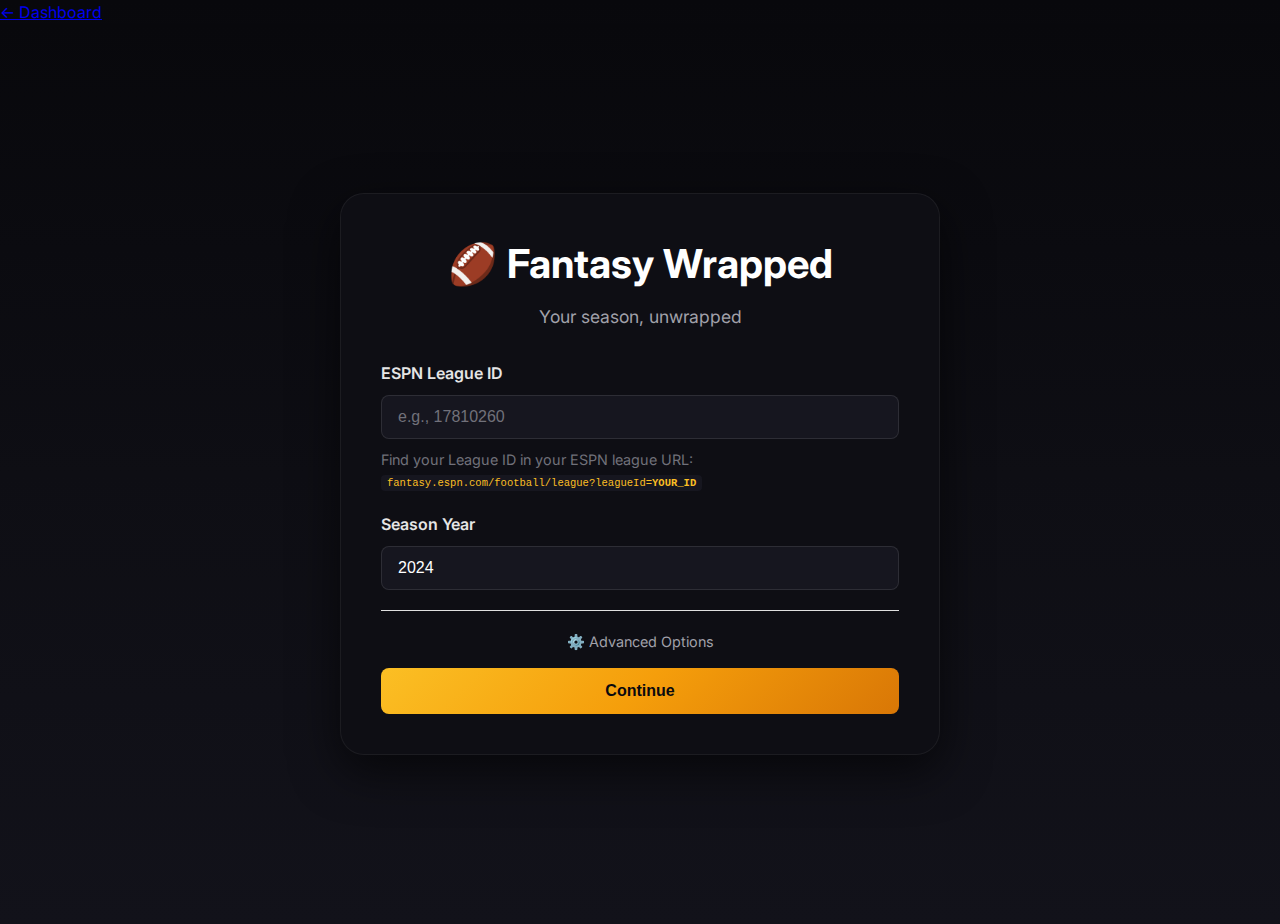
<file: frontend/pack-opening.html>
<!DOCTYPE html>
<html lang="en">
<head>
    <meta charset="UTF-8">
    <meta name="viewport" content="width=device-width, initial-scale=1.0">
    <title>Fantasy Football Wrapped</title>
    <link rel="icon" type="image/png" href="static/favicon.png">

    <!-- Google Fonts - Inter for clean modern look -->
    <link rel="preconnect" href="https://fonts.googleapis.com">
    <link rel="preconnect" href="https://fonts.gstatic.com" crossorigin>
    <link href="https://fonts.googleapis.com/css2?family=Inter:wght@300;400;500;600;700;800&display=swap" rel="stylesheet">

    <!-- Base CSS -->
    <link rel="stylesheet" href="static/css/base.css">
    <link rel="stylesheet" href="static/css/setup.css">
    <link rel="stylesheet" href="static/css/animations.css">

    <!-- New Dark Theme (overrides base) -->
    <link rel="stylesheet" href="static/css/theme-dark.css">

    <!-- Card System CSS -->
    <link rel="stylesheet" href="static/css/cards.css">
    <link rel="stylesheet" href="static/css/pack-opening.css">

    <!-- Original Slides CSS (for slideshow mode) -->
    <link rel="stylesheet" href="static/css/slides.css">

    <style>
        /**
         * Mode Toggle Styles
         * Allows switching between Pack Opening and Slideshow experiences
         */
        .mode-toggle {
            display: flex;
            gap: 8px;
            margin: 20px 0;
            padding: 4px;
            background: var(--bg-tertiary, #16161f);
            border-radius: var(--radius-full, 9999px);
            border: 1px solid var(--border-default, rgba(255,255,255,0.1));
        }

        .mode-toggle__btn {
            flex: 1;
            padding: 10px 16px;
            border: none;
            border-radius: var(--radius-full, 9999px);
            background: transparent;
            color: var(--text-tertiary, #a1a1aa);
            font-size: 14px;
            font-weight: 500;
            cursor: pointer;
            transition: all 0.2s ease;
        }

        .mode-toggle__btn:hover {
            color: var(--text-primary, #fff);
        }

        .mode-toggle__btn.active {
            background: var(--gradient-gold, linear-gradient(135deg, #fbbf24, #d97706));
            color: var(--text-inverse, #0a0a0f);
            font-weight: 600;
        }

        .mode-toggle__btn .mode-icon {
            margin-right: 6px;
        }

        /* Updated setup box for dark theme */
        .setup-box {
            background: var(--bg-secondary, #0e0e14);
            border: 1px solid var(--border-subtle, rgba(255,255,255,0.06));
            border-radius: var(--radius-2xl, 24px);
            box-shadow: var(--shadow-xl, 0 16px 48px rgba(0,0,0,0.6));
        }

        .setup-box h1 {
            color: var(--text-primary, #fff);
            font-weight: 700;
        }

        .setup-box .subtitle {
            color: var(--text-tertiary, #a1a1aa);
        }

        .setup-box label {
            color: var(--text-secondary, #e5e5e5);
        }

        .setup-box input,
        .setup-box select {
            background: var(--bg-tertiary, #16161f);
            border: 1px solid var(--border-default, rgba(255,255,255,0.1));
            color: var(--text-primary, #fff);
            border-radius: var(--radius-md, 8px);
        }

        .setup-box input:focus,
        .setup-box select:focus {
            border-color: var(--accent-gold, #fbbf24);
            box-shadow: 0 0 0 3px rgba(251, 191, 36, 0.2);
            outline: none;
        }

        .setup-box input::placeholder {
            color: var(--text-muted, #71717a);
        }

        .setup-box .help-text {
            color: var(--text-muted, #71717a);
        }

        .setup-box code {
            background: var(--bg-tertiary, #16161f);
            padding: 2px 6px;
            border-radius: 4px;
            color: var(--accent-gold, #fbbf24);
        }

        .team-card {
            background: var(--bg-tertiary, #16161f);
            border: 2px solid var(--border-default, rgba(255,255,255,0.1));
            color: var(--text-primary, #fff);
            border-radius: var(--radius-lg, 12px);
            transition: all 0.2s ease;
        }

        .team-card:hover {
            border-color: var(--border-accent, rgba(255,255,255,0.2));
            background: var(--bg-card-hover, #22222e);
        }

        .team-card.selected {
            border-color: var(--accent-gold, #fbbf24);
            background: rgba(251, 191, 36, 0.1);
        }

        .advanced-toggle {
            color: var(--text-tertiary, #a1a1aa);
        }

        .advanced-toggle:hover {
            color: var(--text-primary, #fff);
        }

        /* League info styling */
        #leagueInfo {
            background: var(--bg-tertiary, #16161f);
            border-radius: var(--radius-lg, 12px);
            padding: 16px;
            margin-bottom: 20px;
            border: 1px solid var(--border-subtle, rgba(255,255,255,0.06));
        }

        #leagueInfo .league-name {
            color: var(--text-primary, #fff);
            font-weight: 600;
            font-size: 1.1em;
        }

        #leagueInfo .league-details {
            color: var(--text-tertiary, #a1a1aa);
            font-size: 0.9em;
            margin-top: 4px;
        }
    </style>
</head>
<body>
    <a class="back-to-dashboard" href="#" onclick="window.location.href='index.html' + (window.location.search || ''); return false;">&#8592; Dashboard</a>

    <!-- ===== SETUP SCREENS ===== -->
    <div class="setup-container" id="setupContainer">
        <div class="setup-box">
            <h1>🏈 Fantasy Wrapped</h1>
            <p class="subtitle">Your season, unwrapped</p>

            <!-- Step 1: Enter League ID -->
            <div id="step1" class="step active">
                <div class="input-group">
                    <label for="leagueId">ESPN League ID</label>
                    <input
                        type="text"
                        id="leagueId"
                        placeholder="e.g., 17810260"
                        autocomplete="off"
                    >
                    <p class="help-text">
                        Find your League ID in your ESPN league URL:<br>
                        <code>fantasy.espn.com/football/league?leagueId=<strong>YOUR_ID</strong></code>
                    </p>
                </div>

                <div class="input-group">
                    <label for="year">Season Year</label>
                    <input
                        type="number"
                        id="year"
                        value="2024"
                        min="2000"
                        max="2030"
                    >
                </div>

                <div class="advanced-options">
                    <div class="advanced-toggle" onclick="toggleAdvanced()">
                        ⚙️ Advanced Options
                    </div>
                    <div class="advanced-content" id="advancedContent">
                        <div class="inline-inputs">
                            <div class="input-group">
                                <label for="startWeek">Start Week</label>
                                <input
                                    type="number"
                                    id="startWeek"
                                    value="1"
                                    min="1"
                                    max="18"
                                >
                            </div>
                            <div class="input-group">
                                <label for="endWeek">End Week</label>
                                <input
                                    type="number"
                                    id="endWeek"
                                    value="14"
                                    min="1"
                                    max="18"
                                >
                            </div>
                        </div>
                        <p class="help-text">
                            Select which weeks to analyze (default: 1-14 for regular season)
                        </p>
                    </div>
                </div>

                <button class="btn" onclick="fetchLeague()">
                    Continue
                </button>

                <div id="step1Error"></div>
            </div>

            <!-- Step 2: Loading League -->
            <div id="step2" class="step">
                <div class="loading">
                    <div class="spinner"></div>
                    <p class="loading-text">Loading your league...</p>
                </div>
            </div>

            <!-- Step 3: Select Team + Mode -->
            <div id="step3" class="step">
                <div id="leagueInfo"></div>

                <h2 style="margin-bottom: 15px; color: var(--text-primary);">Select Your Team</h2>
                <div id="teamGrid" class="team-grid"></div>

                <!-- Experience Mode Toggle -->
                <div class="mode-toggle" id="modeToggle">
                    <button class="mode-toggle__btn active" data-mode="pack" onclick="setExperienceMode('pack')">
                        <span class="mode-icon">🎴</span>Card Pack
                    </button>
                    <button class="mode-toggle__btn" data-mode="slides" onclick="setExperienceMode('slides')">
                        <span class="mode-icon">📊</span>Slideshow
                    </button>
                </div>

                <button class="btn" id="generateBtn" onclick="generateWrapped()" disabled>
                    Open My Pack
                </button>

                <button class="btn btn-secondary" onclick="resetToStep1()">
                    ← Back
                </button>

                <div id="step3Error"></div>
            </div>

            <!-- Step 4: Analyzing -->
            <div id="step4" class="step">
                <div class="loading">
                    <div class="spinner"></div>
                    <p class="loading-text" id="setupLoadingTagline" style="transition: opacity 0.3s ease;">Shuffling the deck...</p>
                    <p style="color: var(--text-muted); font-size: 0.9em; margin-top: 10px;">
                        Building your card collection
                    </p>
                </div>
            </div>
        </div>
    </div>

    <!-- ===== WRAPPED SLIDES (Original) ===== -->
    <div class="wrapped-container" id="wrappedContainer">
        <!-- Slides will be generated dynamically -->
    </div>

    <!-- Week Detail Modal -->
    <div class="modal-overlay" id="weekModal">
        <div class="modal-content">
            <span class="modal-close" onclick="closeModal()">×</span>
            <div id="modalContent"></div>
        </div>
    </div>

    <!-- ===== JavaScript ===== -->

    <!-- Core utilities -->
    <script src="static/js/config.js"></script>
    <script src="static/js/utils.js"></script>
    <script src="static/js/api.js"></script>

    <!-- Card system (new) -->
    <script src="static/js/cardBuilder.js"></script>
    <script src="static/js/cardRenderer.js"></script>
    <script src="static/js/packOpening.js"></script>
    <script src="static/js/superlativeGame.js"></script>

    <!-- Slideshow system (original) -->
    <script src="static/js/slideBuilder.js"></script>
    <script src="static/js/slideRenderer.js"></script>
    <script src="static/js/navigation.js"></script>
    <script src="static/js/modal.js"></script>

    <!-- Setup flow -->
    <script>
        window.SETUP_TAGLINES = [
            'Shuffling the deck...',
            'Minting holographic cards...',
            'Sorting by rarity...',
            'Polishing the foil...',
            'Sealing the packs...',
            'Rolling for ultra rares...',
            'Printing stat lines...',
            'Grading card conditions...',
            'Checking the price guide...',
            'Unwrapping the cellophane...',
        ];
    </script>
    <script src="static/js/setup.js"></script>

    <!-- Experience Mode Controller -->
    <script>
        /**
         * Experience Mode Controller
         *
         * Manages switching between Card Pack and Slideshow experiences.
         * The mode is selected before generating the wrapped, and determines
         * which rendering system is used.
         */

        // Current experience mode: 'pack' or 'slides'
        let currentExperienceMode = 'pack';

        /**
         * Set the experience mode
         * @param {string} mode - 'pack' or 'slides'
         */
        function setExperienceMode(mode) {
            currentExperienceMode = mode;

            // Update toggle UI
            document.querySelectorAll('.mode-toggle__btn').forEach(btn => {
                btn.classList.toggle('active', btn.dataset.mode === mode);
            });

            // Update button text
            const generateBtn = document.getElementById('generateBtn');
            if (generateBtn) {
                generateBtn.textContent = mode === 'pack' ? 'Open My Pack' : 'Generate My Wrapped';
            }

            console.log('[Mode] Set to:', mode);
        }

        /**
         * Override the default generateWrapped to support both modes
         * This hooks into the existing setup flow
         */
        const originalGenerateWrapped = window.generateWrapped;

        window.generateWrapped = async function() {
            console.log('[Mode] Generating with mode:', currentExperienceMode);

            if (currentExperienceMode === 'pack') {
                // Use new card pack experience
                await generatePackExperience();
            } else {
                // Use original slideshow experience
                if (typeof originalGenerateWrapped === 'function') {
                    await originalGenerateWrapped();
                } else {
                    // Fallback if original not yet loaded
                    console.warn('[Mode] Original generateWrapped not found, using pack mode');
                    await generatePackExperience();
                }
            }
        };

        /**
         * Generate the card pack experience
         */
        async function generatePackExperience() {
            // Show loading
            showStep(4);

            try {
                // Get current settings from setup state
                const leagueId = setupState.currentLeagueId;
                const teamId = setupState.selectedTeamId;
                const year = setupState.currentYear;
                const startWeek = setupState.currentStartWeek;
                const endWeek = setupState.currentEndWeek;

                console.log('[Pack] Fetching wrapped data for team:', teamId);

                // Fetch wrapped data (API returns { data, error })
                const { data, error } = await fetchTeamWrapped(leagueId, teamId, year, startWeek, endWeek);

                if (error) {
                    throw new Error(error);
                }

                console.log('[Pack] Received wrapped data:', data);

                // Start pack opening experience
                await PackOpening.start(data);

            } catch (error) {
                console.error('[Pack] Error:', error);
                showStep(3);
                showError('step3Error', `Error: ${error.message}`);
            }
        }

        // Initialize mode on page load
        document.addEventListener('DOMContentLoaded', () => {
            setExperienceMode('pack');
        });
    </script>
</body>
</html>
</file>
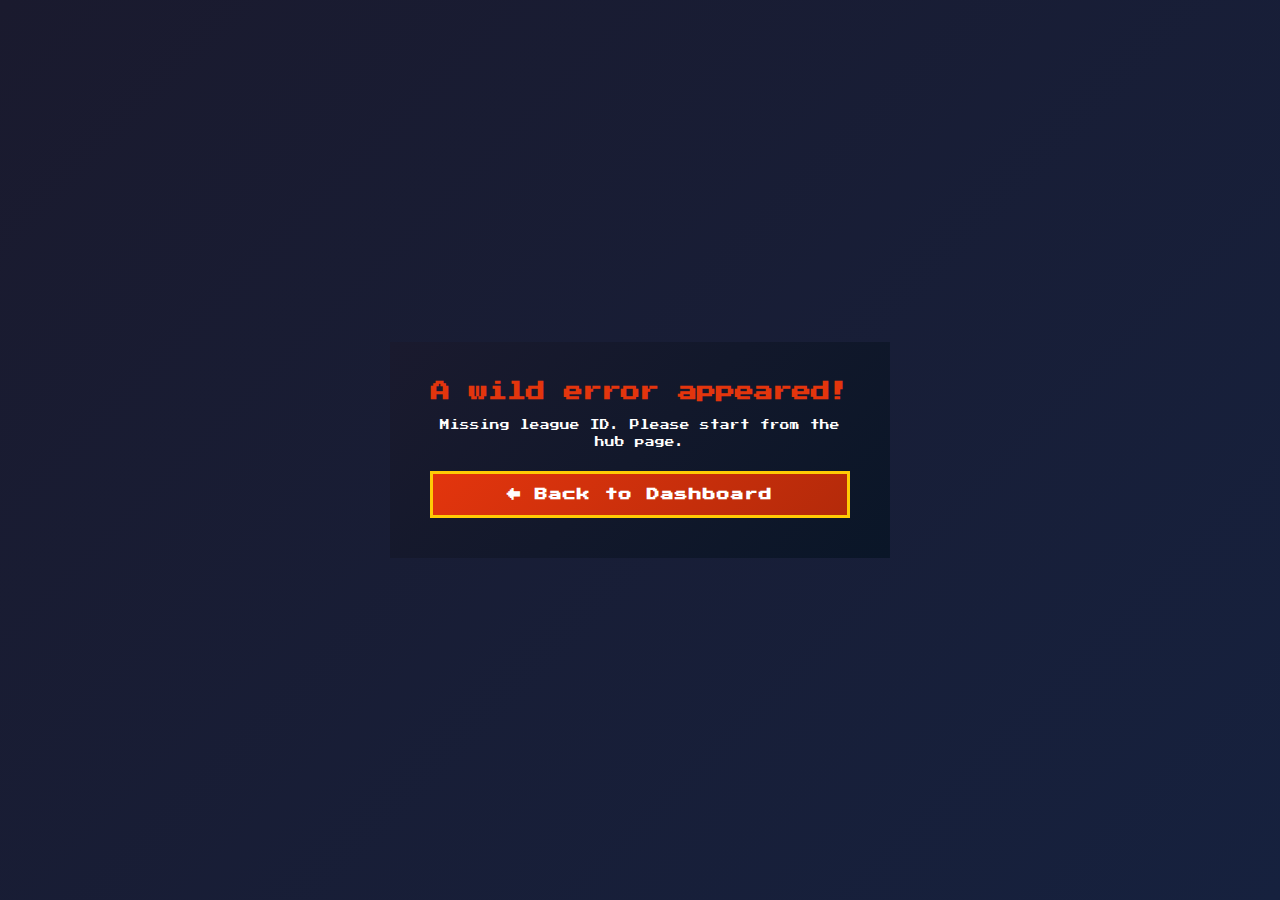
<file: frontend/pokemon.html>
<!DOCTYPE html>
<html lang="en">
<head>
    <meta charset="UTF-8">
    <meta name="viewport" content="width=device-width, initial-scale=1.0">
    <title>Pokemon World | Fantasy Football Wrapped</title>
    <link rel="icon" type="image/png" href="static/favicon.png">
    <link rel="stylesheet" href="static/css/base.css">
    <link rel="stylesheet" href="static/css/pokemon.css">
</head>
<body>
    <div id="team-select-screen" class="team-select-screen" style="display: none;">
        <div class="team-select-box pokemon-themed">
            <h1 class="pokemon-title">Pokemon World</h1>
            <p class="team-select-subtitle">Choose your trainer to begin your journey</p>
            <div id="teamGrid" class="team-grid"></div>
            <button id="teamSelectBtn" class="btn pokemon-btn" disabled onclick="PokemonController.confirmTeamSelection()">
                I Choose You!
            </button>
        </div>
    </div>
    <div id="loading" class="loading-screen pokemon-loading">
        <div class="pokemon-loading-content">
            <div class="pokeball-animation"><div class="pokeball"></div></div>
            <p id="loadingTagline" class="loading-tagline">Preparing your journey...</p>
        </div>
    </div>
    <div id="error-screen" class="error-screen" style="display: none;">
        <div class="error-content pokemon-themed">
            <h2>A wild error appeared!</h2>
            <p id="error-message"></p>
            <button class="btn pokemon-btn" onclick="window.location.href='/' + window.location.search">← Back to Dashboard</button>
        </div>
    </div>
    <main id="main-content" style="display: none;">
        <canvas id="gameCanvas"></canvas>
        <div id="enter-prompt" class="enter-prompt" style="display: none;">
            <span class="prompt-text">Press <kbd>Z</kbd> to enter <span id="prompt-location"></span></span>
        </div>
        <div id="hud" class="hud">
            <div class="hud-record"><span id="hud-wins" class="hud-wins">0</span>-<span id="hud-losses" class="hud-losses">0</span></div>
            <div class="hud-team" id="hud-team-name"></div>
            <div class="hud-controls"><span class="hud-hint">Arrows: Move | Z: Action | X: Menu</span></div>
        </div>
        <div id="stats-overlay" class="stats-overlay" style="display: none;">
            <div class="stats-overlay-inner">
                <button class="stats-close" onclick="PokemonController.closeOverlay()">&times;</button>
                <div class="stats-nav">
                    <button class="stats-nav-btn" id="stats-prev" onclick="PokemonController.overlayPrevWeek()">&larr; Prev</button>
                    <span class="stats-nav-title" id="stats-title"></span>
                    <button class="stats-nav-btn" id="stats-next" onclick="PokemonController.overlayNextWeek()">Next &rarr;</button>
                </div>
                <div class="stats-body" id="stats-body"></div>
            </div>
        </div>
    </main>
    <script src="static/js/config.js"></script>
    <script src="static/js/api.js"></script>
    <script src="static/js/utils.js"></script>
    <script src="static/js/pokemonRenderer.js"></script>
    <script src="static/js/pokemonController.js"></script>
</body>
</html>
</file>
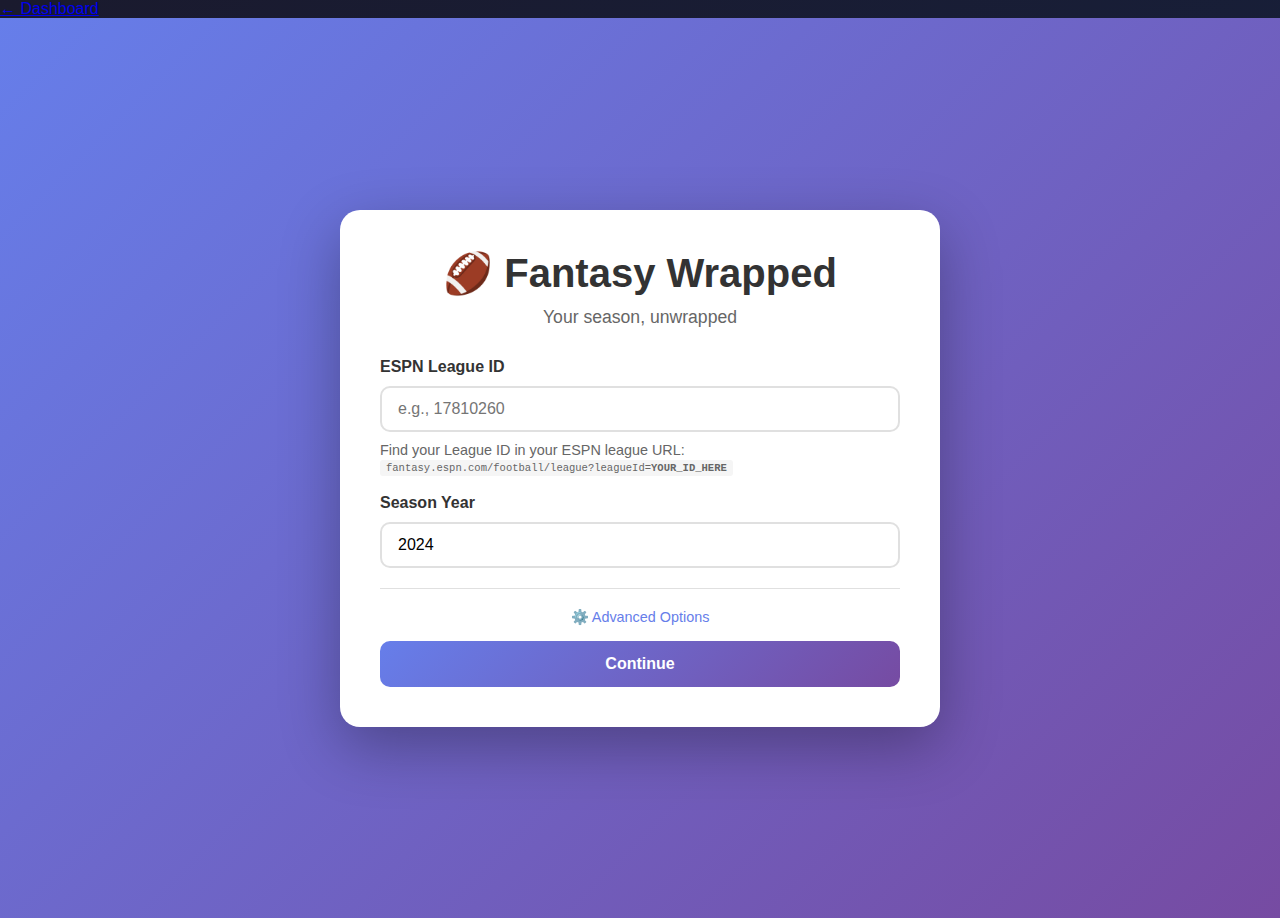
<file: frontend/slides.html>
<!DOCTYPE html>
<html lang="en">
<head>
    <meta charset="UTF-8">
    <meta name="viewport" content="width=device-width, initial-scale=1.0">
    <title>Fantasy Football Wrapped</title>
    <link rel="icon" type="image/png" href="static/favicon.png">

    <!-- CSS -->
    <link rel="stylesheet" href="static/css/base.css">
    <link rel="stylesheet" href="static/css/setup.css">
    <link rel="stylesheet" href="static/css/slides.css">
    <link rel="stylesheet" href="static/css/animations.css">
</head>
<body>
    <a class="back-to-dashboard" href="#" onclick="window.location.href='index.html' + (window.location.search || ''); return false;">&#8592; Dashboard</a>

    <!-- ===== SETUP SCREENS ===== -->
    <div class="setup-container" id="setupContainer">
        <div class="setup-box">
            <h1>🏈 Fantasy Wrapped</h1>
            <p class="subtitle">Your season, unwrapped</p>

            <!-- Step 1: Enter League ID -->
            <div id="step1" class="step active">
                <div class="input-group">
                    <label for="leagueId">ESPN League ID</label>
                    <input 
                        type="text" 
                        id="leagueId" 
                        placeholder="e.g., 17810260"
                        autocomplete="off"
                    >
                    <p class="help-text">
                        Find your League ID in your ESPN league URL:<br>
                        <code>fantasy.espn.com/football/league?leagueId=<strong>YOUR_ID_HERE</strong></code>
                    </p>
                </div>

                <div class="input-group">
                    <label for="year">Season Year</label>
                    <input 
                        type="number" 
                        id="year" 
                        value="2024"
                        min="2000"
                        max="2030"
                    >
                </div>

                <div class="advanced-options">
                    <div class="advanced-toggle" onclick="toggleAdvanced()">
                        ⚙️ Advanced Options
                    </div>
                    <div class="advanced-content" id="advancedContent">
                        <div class="inline-inputs">
                            <div class="input-group">
                                <label for="startWeek">Start Week</label>
                                <input 
                                    type="number" 
                                    id="startWeek" 
                                    value="1"
                                    min="1"
                                    max="18"
                                >
                            </div>
                            <div class="input-group">
                                <label for="endWeek">End Week</label>
                                <input 
                                    type="number" 
                                    id="endWeek" 
                                    value="14"
                                    min="1"
                                    max="18"
                                >
                            </div>
                        </div>
                        <p class="help-text">
                            Select which weeks to analyze (default: 1-14 for regular season)
                        </p>
                    </div>
                </div>

                <button class="btn" onclick="fetchLeague()">
                    Continue
                </button>

                <div id="step1Error"></div>
            </div>

            <!-- Step 2: Loading League -->
            <div id="step2" class="step">
                <div class="loading">
                    <div class="spinner"></div>
                    <p>Loading your league...</p>
                </div>
            </div>

            <!-- Step 3: Select Team -->
            <div id="step3" class="step">
                <div id="leagueInfo"></div>
                
                <h2 style="margin-bottom: 15px; color: #333;">Select Your Team</h2>
                <div id="teamGrid" class="team-grid"></div>

                <button class="btn" id="generateBtn" onclick="generateWrapped()" disabled>
                    Generate My Wrapped
                </button>

                <button class="btn btn-secondary" onclick="resetToStep1()">
                    ← Back
                </button>

                <div id="step3Error"></div>
            </div>

            <!-- Step 4: Analyzing -->
            <div id="step4" class="step">
                <div class="loading">
                    <div class="spinner"></div>
                    <p id="setupLoadingTagline" style="transition: opacity 0.3s ease;">Crunching the numbers...</p>
                    <p style="color: #666; font-size: 0.9em; margin-top: 10px;">
                        Analyzing your season week by week
                    </p>
                </div>
            </div>
        </div>
    </div>

    <!-- ===== WRAPPED SLIDES ===== -->
    <div class="wrapped-container" id="wrappedContainer">
        <!-- Slides will be generated dynamically -->
    </div>

    <!-- Week Detail Modal -->
    <div class="modal-overlay" id="weekModal">
        <div class="modal-content">
            <span class="modal-close" onclick="closeModal()">×</span>
            <div id="modalContent"></div>
        </div>
    </div>

    <!-- JavaScript -->
    <script src="static/js/config.js"></script>
    <script src="static/js/utils.js"></script>
    <script src="static/js/api.js"></script>
    <script src="static/js/setup.js"></script>
    <script src="static/js/slideBuilder.js"></script>
    <script src="static/js/slideRenderer.js"></script>
    <script src="static/js/navigation.js"></script>
    <script src="static/js/modal.js"></script>
</body>
</html>
</file>
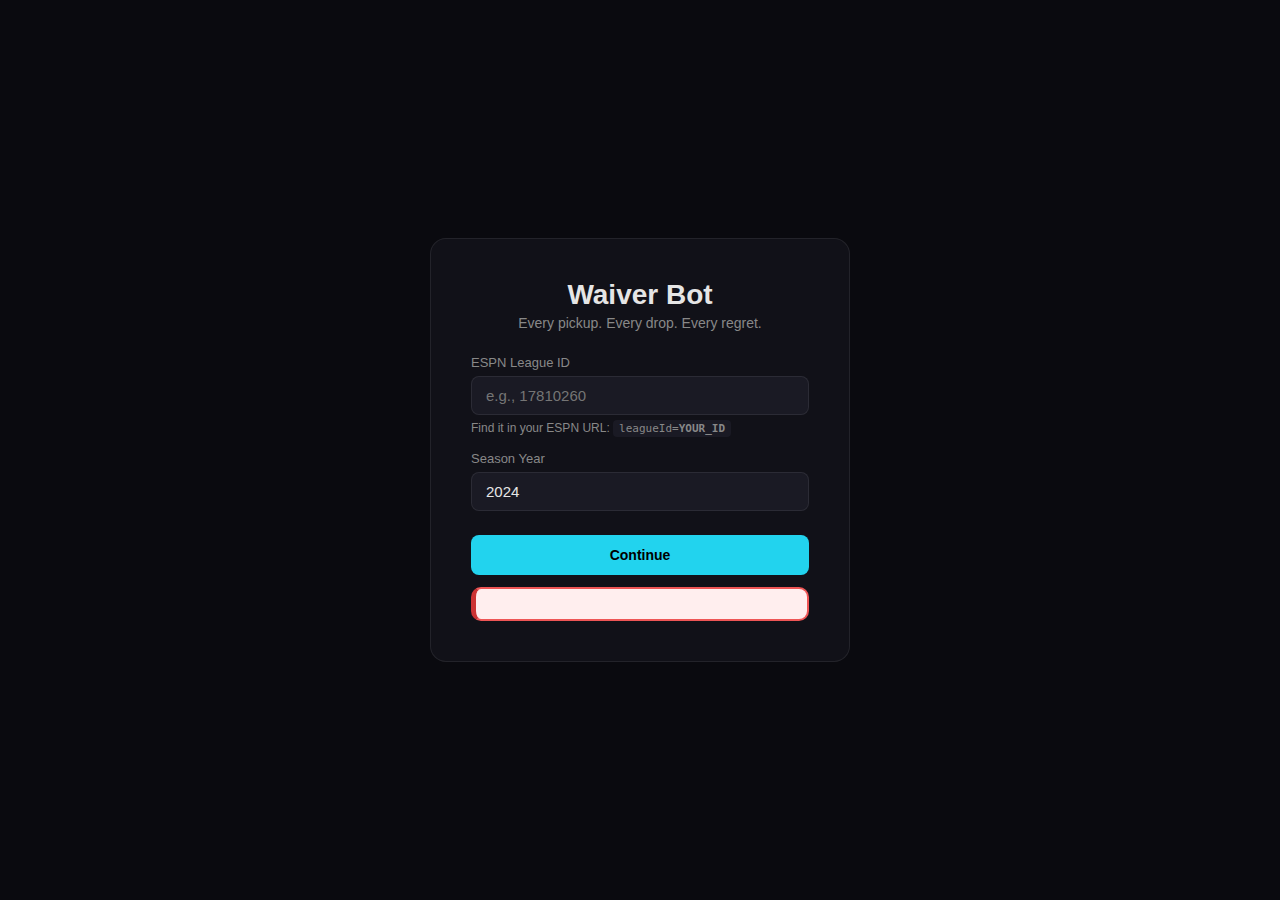
<file: frontend/waiver.html>
<!DOCTYPE html>
<html lang="en">
<head>
    <meta charset="UTF-8">
    <meta name="viewport" content="width=device-width, initial-scale=1.0">
    <title>Waiver Bot | Fantasy Football Wrapped</title>
    <link rel="icon" type="image/png" href="static/favicon.png">
    <link rel="stylesheet" href="static/css/base.css">
    <link rel="stylesheet" href="static/css/waiver.css">
</head>
<body>
    <!-- Setup Screen -->
    <div id="setup-screen" class="setup-screen">
        <div class="setup-container">
            <h1 class="setup-title">Waiver Bot</h1>
            <p class="setup-subtitle">Every pickup. Every drop. Every regret.</p>

            <div id="setup-step-league" class="setup-step">
                <div class="input-group">
                    <label for="leagueIdInput">ESPN League ID</label>
                    <input type="text" id="leagueIdInput" placeholder="e.g., 17810260" autocomplete="off">
                    <p class="help-text">Find it in your ESPN URL: <code>leagueId=<strong>YOUR_ID</strong></code></p>
                </div>
                <div class="input-group">
                    <label for="yearInput">Season Year</label>
                    <input type="number" id="yearInput" value="2024" min="2000" max="2030">
                </div>
                <button class="btn" id="fetchTeamsBtn">Continue</button>
                <div class="error" id="setup-error"></div>
            </div>
        </div>
    </div>

    <!-- Loading Screen -->
    <div id="loading" class="loading-screen" style="display: none;">
        <div class="spinner"></div>
        <p id="loading-tagline" style="transition: opacity 0.3s ease;">Scanning the waiver wire...</p>
    </div>

    <!-- Error Screen -->
    <div id="error-screen" class="error-screen" style="display: none;">
        <h2>Something went wrong</h2>
        <p id="error-message"></p>
        <button class="btn" onclick="location.reload()">Try Again</button>
    </div>

    <!-- Main Content -->
    <div id="main-content" style="display: none;">
        <!-- Header -->
        <header class="waiver-header">
            <div class="header-left">
                <h1>Waiver Bot</h1>
                <span class="header-subtitle" id="headerSubtitle"></span>
            </div>
            <div class="header-stats" id="headerStats"></div>
        </header>

        <!-- Tabs -->
        <nav class="tab-bar" id="tabBar">
            <button class="tab active" data-tab="awards" onclick="WaiverController.switchTab('awards')">Awards</button>
            <button class="tab" data-tab="by-week" onclick="WaiverController.switchTab('by-week')">By Week</button>
            <button class="tab" data-tab="by-team" onclick="WaiverController.switchTab('by-team')">By Team</button>
            <button class="tab" data-tab="all" onclick="WaiverController.switchTab('all')">All Transactions</button>
        </nav>

        <!-- Tab Content -->
        <div id="tab-content" class="tab-content"></div>
    </div>

    <!-- Scripts -->
    <script src="static/js/config.js"></script>
    <script src="static/js/api.js"></script>
    <script src="static/js/utils.js"></script>
    <script src="static/js/waiverController.js"></script>
</body>
</html>
</file>
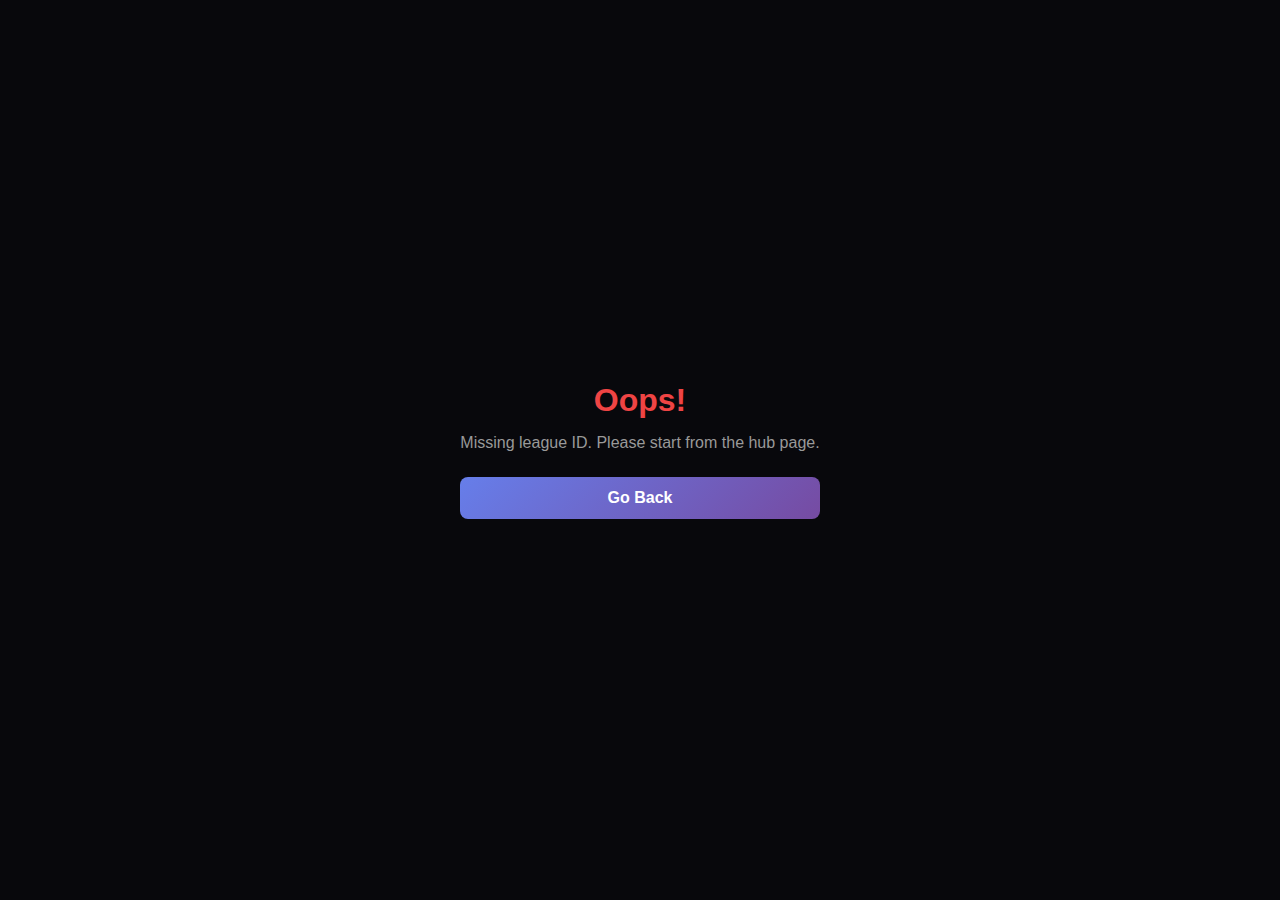
<file: frontend/weekly.html>
<!DOCTYPE html>
<html lang="en">
<head>
    <meta charset="UTF-8">
    <meta name="viewport" content="width=device-width, initial-scale=1.0">
    <title>Weekly Deep Dive | Fantasy Football Wrapped</title>
    <link rel="icon" type="image/png" href="static/favicon.png">
    <link rel="stylesheet" href="static/css/base.css">
    <link rel="stylesheet" href="static/css/weekly.css">
</head>
<body>
    <!-- Team Selection Screen -->
    <div id="team-select-screen" class="team-select-screen" style="display: none;">
        <div class="team-select-box">
            <h1>Weekly Deep Dive</h1>
            <p class="team-select-subtitle">Select your team to get started</p>
            <div id="teamGrid" class="team-grid">
                <!-- Team cards injected here -->
            </div>
            <button id="teamSelectBtn" class="btn team-select-btn" disabled onclick="WeeklyController.confirmTeamSelection()">
                Continue
            </button>
        </div>
    </div>

    <!-- Loading Screen with cycling taglines -->
    <div id="loading" class="loading-screen">
        <div class="football-animation">
            <div class="football">🏈</div>
        </div>
        <p id="loadingTagline" class="loading-tagline">Crunching the numbers...</p>
    </div>

    <div id="error-screen" class="error-screen" style="display: none;">
        <div class="error-content">
            <h2>Oops!</h2>
            <p id="error-message"></p>
            <button class="btn" onclick="window.location.href='/'">Go Back</button>
        </div>
    </div>

    <main id="main-content" style="display: none;">
        <!-- Week Navigation -->
        <nav class="week-nav">
            <div class="week-nav-inner" id="weekNavigation">
                <!-- Week buttons will be injected here -->
            </div>
        </nav>

        <!-- Content Container -->
        <div class="content-container">
            <!-- Section 1: NFL Weekly Summary -->
            <section class="section nfl-summary" id="nflSummary">
                <h2>Week <span id="nflWeekNumber"></span> in the NFL</h2>
                <div id="nflSummaryContent" class="summary-content">
                    <p class="loading-text">Loading...</p>
                </div>
            </section>

            <!-- Section 1B: Top Fantasy Scorers Ticker -->
            <section class="section top-scorers-ticker" id="topScorersTicker">
                <h2>Top Fantasy Scorers</h2>
                <div id="topScorersContent">
                    <p class="loading-text">Loading...</p>
                </div>
            </section>

            <!-- Section 2: Fantasy Matchup Detail -->
            <section class="section matchup-detail" id="matchupDetail">
                <div class="matchup-container">
                    <div class="team-column" id="myTeamColumn">
                        <!-- My team roster will be injected here -->
                    </div>
                    <div class="team-column" id="oppTeamColumn">
                        <!-- Opponent roster will be injected here -->
                    </div>
                </div>
            </section>

            <!-- Section 2B: Fantasy League Weekly Summary -->
            <section class="section fantasy-summary" id="fantasySummary">
                <h2>Week in the League</h2>
                <div id="fantasySummaryContent" class="summary-content">
                    <p class="loading-text">Loading...</p>
                </div>
            </section>

            <!-- Section 3: League Standings -->
            <section class="section standings" id="standings">
                <h2>League Standings</h2>
                <div class="standings-table" id="standingsTable">
                    <!-- Standings will be injected here -->
                </div>
            </section>

            <!-- Section 4: NFL Scores -->
            <section class="section nfl-scores" id="nflScores">
                <h2>NFL Scores</h2>
                <div id="nflScoresContent" class="scores-grid">
                    <p class="loading-text">Loading...</p>
                </div>
            </section>

            <!-- Section 5: All Fantasy Matchups -->
            <section class="section all-matchups" id="allMatchups">
                <h2>All Matchups This Week</h2>
                <div id="allMatchupsContent" class="matchups-list">
                    <!-- All matchups will be injected here -->
                </div>
            </section>
        </div>
    </main>

    <!-- Scripts -->
    <script src="static/js/config.js"></script>
    <script src="static/js/api.js"></script>
    <script src="static/js/utils.js"></script>
    <script src="static/js/weeklyController.js"></script>
    <script src="static/js/weeklyRenderer.js"></script>
    <script src="static/js/lineupEditor.js"></script>
</body>
</html>
</file>
<file: frontend/static/css/base.css>
/* ===== CSS VARIABLES & BASE STYLES ===== */

:root {
    /* Colors - Easy to change for themes! */
    --color-primary: #667eea;
    --color-primary-dark: #764ba2;
    --color-success: #2ecc71;
    --color-danger: #e74c3c;
    --color-warning: #f39c12;
    --color-info: #3498db;
    
    --color-text-primary: #333;
    --color-text-secondary: #666;
    --color-text-light: #999;
    
    --color-bg-dark: #1a1a2e;
    --color-bg-dark-alt: #16213e;
    
    /* Spacing */
    --spacing-xs: 5px;
    --spacing-sm: 10px;
    --spacing-md: 15px;
    --spacing-lg: 20px;
    --spacing-xl: 30px;
    --spacing-xxl: 40px;
    
    /* Border Radius */
    --radius-sm: 5px;
    --radius-md: 10px;
    --radius-lg: 15px;
    --radius-xl: 20px;
    --radius-round: 50%;
    
    /* Shadows */
    --shadow-sm: 0 2px 4px rgba(0, 0, 0, 0.1);
    --shadow-md: 0 4px 8px rgba(0, 0, 0, 0.15);
    --shadow-lg: 0 10px 20px rgba(0, 0, 0, 0.2);
    --shadow-xl: 0 20px 60px rgba(0, 0, 0, 0.3);
    
    /* Transitions */
    --transition-fast: 0.2s ease;
    --transition-normal: 0.3s ease;
    --transition-slow: 0.5s ease;
    
    /* Typography */
    --font-family: -apple-system, BlinkMacSystemFont, 'Segoe UI', Roboto, Oxygen, Ubuntu, Cantarell, sans-serif;
    --font-size-xs: 0.8em;
    --font-size-sm: 0.9em;
    --font-size-md: 1em;
    --font-size-lg: 1.2em;
    --font-size-xl: 1.5em;
    --font-size-xxl: 2em;
    --font-size-huge: 5em;
}

/* ===== RESET & BASE ===== */

* {
    margin: 0;
    padding: 0;
    box-sizing: border-box;
}

body {
    font-family: var(--font-family);
    background: linear-gradient(135deg, var(--color-bg-dark) 0%, var(--color-bg-dark-alt) 100%);
    min-height: 100vh;
    overflow-x: hidden;
    color: white;
}

/* ===== UTILITY CLASSES ===== */

.text-center { text-align: center; }
.text-left { text-align: left; }
.text-right { text-align: right; }

.mb-sm { margin-bottom: var(--spacing-sm); }
.mb-md { margin-bottom: var(--spacing-md); }
.mb-lg { margin-bottom: var(--spacing-lg); }
.mb-xl { margin-bottom: var(--spacing-xl); }

.mt-sm { margin-top: var(--spacing-sm); }
.mt-md { margin-top: var(--spacing-md); }
.mt-lg { margin-top: var(--spacing-lg); }
.mt-xl { margin-top: var(--spacing-xl); }

.hidden { display: none !important; }
.visible { display: block !important; }

/* ===== COMMON COMPONENTS ===== */

.loading {
    text-align: center;
    padding: var(--spacing-xxl);
}

.spinner {
    border: 4px solid #f3f3f3;
    border-top: 4px solid var(--color-primary);
    border-radius: var(--radius-round);
    width: 50px;
    height: 50px;
    animation: spin 1s linear infinite;
    margin: 0 auto var(--spacing-lg);
}

.error {
    background: #fee;
    border: 2px solid #e55;
    border-left: 5px solid #c33;
    border-radius: var(--radius-md);
    padding: var(--spacing-md);
    color: #333;
    margin-top: var(--spacing-lg);
    text-align: left;
    font-family: var(--font-family);
    font-size: 14px;
    line-height: 1.5;
}

.error-title {
    font-weight: 700;
    font-size: 15px;
    color: #c33;
    margin-bottom: 6px;
}

.error-message {
    color: #611;
    margin-bottom: 8px;
    word-break: break-word;
}

.error-debug {
    background: #fff5f5;
    border: 1px solid #fcc;
    border-radius: 4px;
    padding: 8px 10px;
    margin-top: 6px;
    font-size: 12px;
    color: #555;
}

.error-debug strong {
    display: block;
    margin-bottom: 4px;
    color: #933;
    font-size: 11px;
    text-transform: uppercase;
    letter-spacing: 0.5px;
}

.error-debug pre {
    margin: 0;
    font-family: 'SF Mono', 'Fira Code', 'Consolas', monospace;
    font-size: 11px;
    white-space: pre-wrap;
    word-break: break-all;
    color: #444;
    line-height: 1.6;
}

/* ===== GLOBAL DEBUG TOAST ===== */

.debug-toast {
    position: fixed;
    bottom: 16px;
    left: 16px;
    right: 16px;
    max-width: 600px;
    z-index: 99999;
    background: #2d0a0a;
    border: 2px solid #e55;
    border-radius: 8px;
    padding: 12px 16px;
    color: #fcc;
    font-family: 'SF Mono', 'Fira Code', 'Consolas', monospace;
    font-size: 13px;
    line-height: 1.5;
    box-shadow: 0 4px 24px rgba(200, 0, 0, 0.4);
}

.debug-toast-header {
    display: flex;
    justify-content: space-between;
    align-items: center;
    margin-bottom: 6px;
}

.debug-toast-header strong {
    color: #ff6b6b;
    font-size: 14px;
}

.debug-toast-dismiss {
    background: none;
    border: 1px solid #e55;
    border-radius: 4px;
    color: #fcc;
    font-size: 18px;
    line-height: 1;
    padding: 2px 8px;
    cursor: pointer;
}

.debug-toast-dismiss:hover {
    background: #e55;
    color: #fff;
}

.debug-toast-message {
    color: #fdd;
    word-break: break-word;
    margin-bottom: 4px;
}

.debug-toast-details {
    color: #c99;
    font-size: 11px;
    border-top: 1px solid #533;
    padding-top: 6px;
    margin-top: 4px;
}

/* Override arcade theme: errors must be readable regardless of theme font */
.arcade-mode .error,
.arcade-mode .debug-toast {
    font-family: 'SF Mono', 'Fira Code', 'Consolas', monospace;
    font-size: 12px;
}

.arcade-mode .error-title {
    font-family: 'SF Mono', 'Fira Code', 'Consolas', monospace;
    font-size: 13px;
}

.arcade-mode .error-message {
    font-size: 12px;
}

/* ===== BUTTONS ===== */

.btn {
    width: 100%;
    padding: 14px;
    background: linear-gradient(135deg, var(--color-primary) 0%, var(--color-primary-dark) 100%);
    color: white;
    border: none;
    border-radius: var(--radius-md);
    font-size: 16px;
    font-weight: 600;
    cursor: pointer;
    transition: transform var(--transition-fast), box-shadow var(--transition-fast);
}

.btn:hover {
    transform: translateY(-2px);
    box-shadow: 0 10px 20px rgba(102, 126, 234, 0.3);
}

.btn:active {
    transform: translateY(0);
}

.btn:disabled {
    background: #ccc;
    cursor: not-allowed;
    transform: none;
}

.btn-secondary {
    background: #f0f0f0;
    color: var(--color-text-primary);
    margin-top: var(--spacing-sm);
}

.btn-secondary:hover {
    background: #e0e0e0;
    box-shadow: var(--shadow-md);
}
</file>
<file: frontend/static/css/setup.css>
/* ===== SETUP SCREENS ===== */

.setup-container {
    min-height: 100vh;
    display: flex;
    justify-content: center;
    align-items: center;
    padding: var(--spacing-lg);
    background: linear-gradient(135deg, var(--color-primary) 0%, var(--color-primary-dark) 100%);
}

.setup-box {
    background: white;
    border-radius: var(--radius-xl);
    padding: var(--spacing-xxl);
    max-width: 600px;
    width: 100%;
    box-shadow: var(--shadow-xl);
}

.setup-box h1 {
    color: var(--color-text-primary);
    margin-bottom: var(--spacing-sm);
    font-size: 2.5em;
    text-align: center;
}

.subtitle {
    color: var(--color-text-secondary);
    text-align: center;
    margin-bottom: var(--spacing-xl);
    font-size: 1.1em;
}

/* ===== STEPS ===== */

.step {
    display: none;
}

.step.active {
    display: block;
    animation: fadeIn 0.3s ease-in;
}

/* ===== INPUT GROUPS ===== */

.input-group {
    margin-bottom: var(--spacing-lg);
}

.input-group label {
    display: block;
    margin-bottom: var(--spacing-sm);
    color: var(--color-text-primary);
    font-weight: 600;
}

input[type="text"],
input[type="number"] {
    width: 100%;
    padding: 12px 16px;
    border: 2px solid #e0e0e0;
    border-radius: var(--radius-md);
    font-size: 16px;
    transition: border-color var(--transition-normal);
}

input[type="text"]:focus,
input[type="number"]:focus {
    outline: none;
    border-color: var(--color-primary);
}

.help-text {
    font-size: var(--font-size-sm);
    color: var(--color-text-secondary);
    margin-top: var(--spacing-sm);
}

.help-text code {
    background: #f5f5f5;
    padding: 2px 6px;
    border-radius: 3px;
    font-size: 0.9em;
}

/* ===== ADVANCED OPTIONS ===== */

.advanced-options {
    margin-top: var(--spacing-lg);
    padding-top: var(--spacing-lg);
    border-top: 1px solid #e0e0e0;
}

.advanced-toggle {
    color: var(--color-primary);
    cursor: pointer;
    font-size: var(--font-size-sm);
    text-align: center;
    margin-bottom: var(--spacing-md);
    transition: opacity var(--transition-fast);
}

.advanced-toggle:hover {
    opacity: 0.7;
}

.advanced-content {
    display: none;
}

.advanced-content.show {
    display: block;
    animation: slideDown 0.3s ease-out;
}

.inline-inputs {
    display: grid;
    grid-template-columns: 1fr 1fr;
    gap: var(--spacing-md);
}

/* ===== LEAGUE INFO ===== */

.league-info {
    background: #f0f7ff;
    border-radius: var(--radius-md);
    padding: var(--spacing-md);
    margin-bottom: var(--spacing-lg);
}

.league-info h3 {
    color: var(--color-primary);
    margin-bottom: var(--spacing-sm);
}

.league-info p {
    color: var(--color-text-secondary);
    margin: 5px 0;
}

/* ===== TEAM SELECTION ===== */

.team-grid {
    display: grid;
    grid-template-columns: repeat(auto-fill, minmax(250px, 1fr));
    gap: var(--spacing-md);
    margin: var(--spacing-lg) 0;
}

.team-card {
    background: #f8f9fa;
    border: 2px solid #e0e0e0;
    border-radius: var(--radius-md);
    padding: var(--spacing-lg);
    cursor: pointer;
    transition: all var(--transition-normal);
}

.team-card:hover {
    border-color: var(--color-primary);
    transform: translateY(-2px);
    box-shadow: var(--shadow-md);
}

.team-card.selected {
    border-color: var(--color-primary);
    background: linear-gradient(135deg, #667eea15 0%, #764ba215 100%);
}

.team-name {
    font-size: 1.2em;
    font-weight: 600;
    color: var(--color-text-primary);
}

.team-id {
    font-size: var(--font-size-sm);
    color: var(--color-text-secondary);
    margin-top: var(--spacing-xs);
}
</file>
<file: frontend/static/css/slides.css>
/* ===== WRAPPED SLIDES CONTAINER ===== */

.wrapped-container {
    display: none;
    min-height: 100vh;
    position: relative;
}

.wrapped-container.active {
    display: block;
}

/* ===== SLIDE BASE ===== */

.slide {
    min-height: 100vh;
    display: none;
    flex-direction: column;
    justify-content: center;
    align-items: center;
    padding: var(--spacing-xxl) var(--spacing-lg);
    padding-bottom: 140px;
    text-align: center;
    color: white;
    position: relative;
}

.slide.active {
    display: flex;
    animation: slideIn 0.6s ease-out;
}

/* ===== SLIDE BACKGROUNDS ===== */

.slide-welcome { background: linear-gradient(135deg, #667eea 0%, #764ba2 100%); }
.slide-points { background: linear-gradient(135deg, #11998e 0%, #38ef7d 100%); }
.slide-points-reveal { background: linear-gradient(135deg, #0f8a7e 0%, #2ed573 100%); }
.slide-record { background: linear-gradient(135deg, #ee0979 0%, #ff6a00 100%); }
.slide-record-reveal { background: linear-gradient(135deg, #d63031 0%, #e17055 100%); }
.slide-optimal { background: linear-gradient(135deg, #8E2DE2 0%, #4A00E0 100%); }
.slide-optimal-reveal { background: linear-gradient(135deg, #7B1FA2 0%, #4527A0 100%); }
.slide-bench { background: linear-gradient(135deg, #c0392b 0%, #e74c3c 100%); }
.slide-bench-reveal { background: linear-gradient(135deg, #a93226 0%, #cb4335 100%); }
.slide-slept-on { background: linear-gradient(135deg, #0c3483 0%, #a2b6df 100%); }
.slide-slept-on-reveal { background: linear-gradient(135deg, #1a5276 0%, #85c1e9 100%); }
.slide-overrated { background: linear-gradient(135deg, #b71c1c 0%, #f44336 100%); }
.slide-overrated-reveal { background: linear-gradient(135deg, #c62828 0%, #ef5350 100%); }
.slide-perfect { background: linear-gradient(135deg, #f7971e 0%, #ffd200 100%); }
.slide-perfect-reveal { background: linear-gradient(135deg, #f39c12 0%, #f1c40f 100%); }
.slide-lucky { background: linear-gradient(135deg, #56ab2f 0%, #a8e063 100%); }
.slide-lucky-reveal { background: linear-gradient(135deg, #4a9c2d 0%, #8bc34a 100%); }
.slide-tough { background: linear-gradient(135deg, #4b6cb7 0%, #182848 100%); }
.slide-tough-reveal { background: linear-gradient(135deg, #3f5c9a 0%, #1a237e 100%); }
.slide-breakout { background: linear-gradient(135deg, #f953c6 0%, #b91d73 100%); }
.slide-breakout-reveal { background: linear-gradient(135deg, #e040fb 0%, #aa00ff 100%); }
.slide-wasted { background: linear-gradient(135deg, #373B44 0%, #4286f4 100%); }
.slide-wasted-reveal { background: linear-gradient(135deg, #2c3e50 0%, #3498db 100%); }
.slide-ranking { background: linear-gradient(135deg, #134e5e 0%, #71b280 100%); }
.slide-superlatives { background: linear-gradient(135deg, #6441A5 0%, #2a0845 100%); }
.slide-summary { background: linear-gradient(135deg, #1a1a2e 0%, #16213e 100%); }

/* ===== SLIDE CONTENT ELEMENTS ===== */

.slide-emoji {
    font-size: 80px;
    margin-bottom: var(--spacing-lg);
    animation: bounceIn 0.6s ease-out 0.2s both;
}

.slide-title {
    font-size: 1.5em;
    font-weight: 300;
    margin-bottom: var(--spacing-lg);
    opacity: 0;
    animation: fadeIn 0.5s ease-out 0.3s forwards;
}

.slide-big-number {
    font-size: var(--font-size-huge);
    font-weight: 800;
    margin: var(--spacing-lg) 0;
    opacity: 0;
    animation: countUp 0.6s ease-out 0.5s forwards;
    line-height: 1;
}

.slide-subtitle {
    font-size: 1.3em;
    font-weight: 400;
    opacity: 0;
    animation: fadeIn 0.5s ease-out 0.7s forwards;
    max-width: 600px;
}

.slide-detail {
    font-size: 1em;
    opacity: 0.8;
    margin-top: var(--spacing-md);
    opacity: 0;
    animation: fadeIn 0.5s ease-out 0.9s forwards;
}

/* ===== SUSPENSE & REVEAL ===== */

.suspense-text {
    font-size: 2em;
    font-weight: 300;
    opacity: 0;
    animation: fadeIn 0.5s ease-out 0.3s forwards;
}

.reveal-content {
    opacity: 0;
    animation: suspenseReveal 0.8s ease-out 0.3s forwards;
}

/* ===== PLAYER CARDS ===== */

.player-card {
    background: rgba(255, 255, 255, 0.15);
    backdrop-filter: blur(10px);
    border-radius: var(--radius-xl);
    padding: var(--spacing-xl);
    margin: var(--spacing-lg) 0;
    opacity: 0;
    animation: slideUp 0.6s ease-out 0.3s forwards;
}

.player-headshot {
    width: 150px;
    height: 150px;
    border-radius: var(--radius-round);
    object-fit: cover;
    border: 4px solid white;
    margin-bottom: var(--spacing-md);
    background: rgba(255,255,255,0.2);
}

.player-headshot-small {
    width: 80px;
    height: 80px;
    border-radius: var(--radius-round);
    object-fit: cover;
    border: 3px solid white;
    background: rgba(255,255,255,0.2);
}

.player-name {
    font-size: 1.8em;
    font-weight: 700;
    margin-bottom: var(--spacing-xs);
}

.player-stat {
    font-size: 1.2em;
    opacity: 0.9;
}

/* ===== TOP SCORERS ROW ===== */

.top-scorers-row {
    display: flex;
    justify-content: center;
    gap: var(--spacing-xl);
    margin: var(--spacing-lg) 0;
    flex-wrap: wrap;
}

.top-scorer-item {
    text-align: center;
    opacity: 0;
    animation: slideUp 0.5s ease-out forwards;
}

.top-scorer-item:nth-child(1) { animation-delay: 0.5s; }
.top-scorer-item:nth-child(2) { animation-delay: 0.7s; }
.top-scorer-item:nth-child(3) { animation-delay: 0.9s; }

.top-scorer-name {
    font-size: var(--font-size-sm);
    margin-top: var(--spacing-sm);
    font-weight: 600;
}

.top-scorer-points {
    font-size: var(--font-size-xs);
    opacity: 0.8;
}

/* ===== STATS GRID ===== */

.stats-grid {
    display: grid;
    grid-template-columns: repeat(2, 1fr);
    gap: var(--spacing-md);
    margin-top: var(--spacing-lg);
    max-width: 400px;
    width: 100%;
    opacity: 0;
    animation: fadeIn 0.5s ease-out 1.1s forwards;
}

.stat-box {
    background: rgba(255,255,255,0.15);
    border-radius: var(--radius-md);
    padding: var(--spacing-md);
}

.stat-label {
    font-size: var(--font-size-xs);
    opacity: 0.7;
}

.stat-value {
    font-size: 1.3em;
    font-weight: 700;
    margin-top: var(--spacing-xs);
}

/* ===== RECORD DISPLAY ===== */

.record-display {
    display: flex;
    align-items: center;
    gap: var(--spacing-lg);
    margin: var(--spacing-lg) 0;
    opacity: 0;
    animation: countUp 0.6s ease-out 0.5s forwards;
}

.record-number {
    font-size: 4em;
    font-weight: 800;
}

.record-separator {
    font-size: 3em;
    opacity: 0.5;
}

.record-label {
    font-size: 1.2em;
    opacity: 0.8;
}

/* ===== MATCHUP DISPLAY ===== */

.matchup-display {
    background: rgba(255,255,255,0.1);
    border-radius: var(--radius-md);
    padding: var(--spacing-lg) var(--spacing-xl);
    margin: var(--spacing-lg) 0;
    opacity: 0;
    animation: fadeIn 0.5s ease-out 0.8s forwards;
}

.matchup-scores {
    display: flex;
    align-items: center;
    justify-content: center;
    gap: var(--spacing-lg);
}

.matchup-team {
    text-align: center;
}

.matchup-score {
    font-size: 2em;
    font-weight: 700;
}

.matchup-name {
    font-size: var(--font-size-sm);
    opacity: 0.8;
    margin-top: var(--spacing-xs);
}

.matchup-vs {
    font-size: 1.2em;
    opacity: 0.5;
}

.matchup-result {
    margin-top: var(--spacing-sm);
    padding: 5px var(--spacing-md);
    border-radius: 20px;
    display: inline-block;
    font-weight: 600;
}

.matchup-result.win {
    background: rgba(46, 204, 113, 0.3);
}

.matchup-result.loss {
    background: rgba(231, 76, 60, 0.3);
}

/* ===== WIN DIFFERENCE INDICATOR ===== */

.win-diff {
    display: inline-block;
    padding: 8px var(--spacing-lg);
    border-radius: 20px;
    font-size: 1em;
    margin-top: var(--spacing-md);
    opacity: 0;
    animation: fadeIn 0.5s ease-out 0.9s forwards;
}

.win-diff.positive { background: rgba(46, 204, 113, 0.3); }
.win-diff.negative { background: rgba(231, 76, 60, 0.3); }
.win-diff.neutral { background: rgba(255, 255, 255, 0.2); }

/* ===== PERFECT WEEKS LIST ===== */

.weeks-list {
    display: flex;
    gap: var(--spacing-sm);
    flex-wrap: wrap;
    justify-content: center;
    margin-top: var(--spacing-md);
    opacity: 0;
    animation: fadeIn 0.5s ease-out 0.8s forwards;
}

.week-badge {
    background: rgba(255,255,255,0.2);
    padding: var(--spacing-sm) 18px;
    border-radius: 20px;
    font-size: 0.95em;
    cursor: pointer;
    transition: all var(--transition-normal);
}

.week-badge:hover {
    background: rgba(255,255,255,0.4);
    transform: scale(1.05);
}

/* ===== OPPONENT ZEROS BADGE ===== */

.zeros-badge {
    background: rgba(231, 76, 60, 0.4);
    padding: 5px 12px;
    border-radius: var(--radius-md);
    font-size: var(--font-size-xs);
    margin-top: var(--spacing-sm);
    display: inline-block;
}

/* ===== SUMMARY CARD ===== */

.summary-card {
    background: rgba(255, 255, 255, 0.1);
    backdrop-filter: blur(10px);
    border-radius: var(--radius-xl);
    padding: var(--spacing-xl) var(--spacing-xxl);
    max-width: 400px;
    width: 100%;
    opacity: 0;
    animation: slideUp 0.6s ease-out 0.3s forwards;
}

.summary-row {
    display: flex;
    justify-content: space-between;
    padding: 12px 0;
    border-bottom: 1px solid rgba(255,255,255,0.1);
}

.summary-row:last-child {
    border-bottom: none;
}

.summary-label {
    opacity: 0.8;
}

.summary-value {
    font-weight: 700;
}

/* ===== SUPERLATIVE CARDS ===== */

.superlative-grid {
    display: grid;
    grid-template-columns: repeat(auto-fit, minmax(200px, 1fr));
    gap: var(--spacing-lg);
    max-width: 600px;
    width: 100%;
    margin-top: var(--spacing-lg);
}

.superlative-card {
    background: rgba(255, 255, 255, 0.15);
    border-radius: var(--radius-md);
    padding: var(--spacing-lg);
    opacity: 0;
    animation: slideUp 0.5s ease-out forwards;
}

.superlative-card:nth-child(1) { animation-delay: 0.4s; }
.superlative-card:nth-child(2) { animation-delay: 0.6s; }
.superlative-card:nth-child(3) { animation-delay: 0.8s; }
.superlative-card:nth-child(4) { animation-delay: 1.0s; }

.superlative-title {
    font-size: var(--font-size-xs);
    opacity: 0.7;
    margin-bottom: var(--spacing-sm);
}

.superlative-name {
    font-size: 1.2em;
    font-weight: 700;
}

.superlative-stat {
    font-size: var(--font-size-sm);
    opacity: 0.8;
    margin-top: var(--spacing-xs);
}

/* ===== NAVIGATION ===== */

.slide-nav {
    position: fixed;
    bottom: var(--spacing-xl);
    left: 50%;
    transform: translateX(-50%);
    display: flex;
    gap: var(--spacing-md);
    z-index: 100;
}

.nav-btn {
    padding: 12px var(--spacing-xl);
    background: rgba(255, 255, 255, 0.2);
    backdrop-filter: blur(10px);
    border: 2px solid rgba(255, 255, 255, 0.3);
    border-radius: 30px;
    color: white;
    font-size: 16px;
    font-weight: 600;
    cursor: pointer;
    transition: all var(--transition-normal);
}

.nav-btn:hover {
    background: rgba(255, 255, 255, 0.3);
    transform: translateY(-2px);
}

.nav-btn:disabled {
    opacity: 0.3;
    cursor: not-allowed;
    transform: none;
}

/* ===== SLIDE DOTS ===== */

.slide-dots {
    position: fixed;
    bottom: 100px;
    left: 50%;
    transform: translateX(-50%);
    display: flex;
    gap: 6px;
    z-index: 100;
    flex-wrap: wrap;
    max-width: 90%;
    justify-content: center;
}

.dot {
    width: 8px;
    height: 8px;
    border-radius: var(--radius-round);
    background: rgba(255, 255, 255, 0.3);
    cursor: pointer;
    transition: all var(--transition-normal);
}

.dot.active {
    background: white;
    transform: scale(1.3);
}

.dot:hover {
    background: rgba(255, 255, 255, 0.6);
}

/* ===== RESTART BUTTON ===== */

.restart-btn {
    position: fixed;
    top: var(--spacing-lg);
    right: var(--spacing-lg);
    padding: var(--spacing-sm) var(--spacing-lg);
    background: rgba(255, 255, 255, 0.2);
    border: none;
    border-radius: 20px;
    color: white;
    font-size: 14px;
    cursor: pointer;
    z-index: 100;
    transition: all var(--transition-normal);
}

.restart-btn:hover {
    background: rgba(255, 255, 255, 0.3);
}

/* ===== MODAL ===== */

.modal-overlay {
    position: fixed;
    top: 0;
    left: 0;
    right: 0;
    bottom: 0;
    background: rgba(0,0,0,0.8);
    display: none;
    justify-content: center;
    align-items: center;
    z-index: 1000;
    padding: var(--spacing-lg);
}

.modal-overlay.active {
    display: flex;
}

.modal-content {
    background: linear-gradient(135deg, var(--color-bg-dark) 0%, var(--color-bg-dark-alt) 100%);
    border-radius: var(--radius-xl);
    padding: var(--spacing-xl);
    max-width: 600px;
    width: 100%;
    max-height: 80vh;
    overflow-y: auto;
    color: white;
    position: relative;
}

.modal-close {
    position: absolute;
    top: var(--spacing-md);
    right: var(--spacing-lg);
    font-size: 1.5em;
    cursor: pointer;
    opacity: 0.7;
    transition: opacity var(--transition-normal);
}

.modal-close:hover {
    opacity: 1;
}

.modal-title {
    font-size: 1.5em;
    margin-bottom: var(--spacing-lg);
}

/* ===== LINEUP DISPLAY IN MODAL ===== */

.lineup-grid {
    display: grid;
    gap: var(--spacing-sm);
}

.lineup-player {
    display: flex;
    align-items: center;
    gap: var(--spacing-md);
    background: rgba(255,255,255,0.1);
    border-radius: var(--radius-md);
    padding: var(--spacing-sm) var(--spacing-md);
}

.lineup-player-img {
    width: 50px;
    height: 50px;
    border-radius: var(--radius-round);
    object-fit: cover;
}

.lineup-player-info {
    flex: 1;
}

.lineup-player-name {
    font-weight: 600;
}

.lineup-player-pos {
    font-size: var(--font-size-xs);
    opacity: 0.7;
}

.lineup-player-points {
    font-size: 1.2em;
    font-weight: 700;
}

/* ===== RESPONSIVE ===== */

@media (max-width: 768px) {
    .slide-big-number {
        font-size: 3.5em;
    }
    
    .stats-grid {
        grid-template-columns: 1fr;
    }
    
    .top-scorers-row {
        gap: var(--spacing-md);
    }
    
    .superlative-grid {
        grid-template-columns: 1fr;
    }
    
    .inline-inputs {
        grid-template-columns: 1fr;
    }
}
</file>
<file: frontend/static/css/animations.css>
/* ===== ANIMATION KEYFRAMES ===== */

@keyframes fadeIn {
    from { 
        opacity: 0; 
        transform: translateY(10px); 
    }
    to { 
        opacity: 1; 
        transform: translateY(0); 
    }
}

@keyframes slideIn {
    from {
        opacity: 0;
        transform: scale(0.9);
    }
    to {
        opacity: 1;
        transform: scale(1);
    }
}

@keyframes slideUp {
    from { 
        opacity: 0; 
        transform: translateY(50px); 
    }
    to { 
        opacity: 1; 
        transform: translateY(0); 
    }
}

@keyframes slideDown {
    from { 
        opacity: 0; 
        transform: translateY(-20px); 
    }
    to { 
        opacity: 1; 
        transform: translateY(0); 
    }
}

@keyframes countUp {
    from { 
        opacity: 0; 
        transform: scale(0.5); 
    }
    to { 
        opacity: 1; 
        transform: scale(1); 
    }
}

@keyframes bounceIn {
    0% { 
        transform: scale(0); 
        opacity: 0; 
    }
    50% { 
        transform: scale(1.1); 
    }
    100% { 
        transform: scale(1); 
        opacity: 1; 
    }
}

@keyframes suspenseReveal {
    0% { 
        opacity: 0; 
        transform: scale(0.3) rotate(-10deg); 
    }
    50% { 
        transform: scale(1.1) rotate(5deg); 
    }
    100% { 
        opacity: 1; 
        transform: scale(1) rotate(0deg); 
    }
}

@keyframes pulse {
    0%, 100% { 
        transform: scale(1); 
    }
    50% { 
        transform: scale(1.05); 
    }
}

@keyframes spin {
    0% { 
        transform: rotate(0deg); 
    }
    100% { 
        transform: rotate(360deg); 
    }
}

@keyframes shake {
    0%, 100% { 
        transform: translateX(0); 
    }
    25% { 
        transform: translateX(-10px); 
    }
    75% { 
        transform: translateX(10px); 
    }
}

@keyframes glow {
    0%, 100% { 
        box-shadow: 0 0 20px rgba(255, 255, 255, 0.3); 
    }
    50% { 
        box-shadow: 0 0 40px rgba(255, 255, 255, 0.6); 
    }
}

/* Future: 3D flip animation for cards */
@keyframes flip3D {
    0% {
        transform: perspective(400px) rotateY(0);
    }
    100% {
        transform: perspective(400px) rotateY(360deg);
    }
}

/* Future: Slide in from side */
@keyframes slideInFromLeft {
    from {
        opacity: 0;
        transform: translateX(-100px);
    }
    to {
        opacity: 1;
        transform: translateX(0);
    }
}

@keyframes slideInFromRight {
    from {
        opacity: 0;
        transform: translateX(100px);
    }
    to {
        opacity: 1;
        transform: translateX(0);
    }
}

/* Future: Zoom explosion effect */
@keyframes zoomExplosion {
    0% {
        opacity: 0;
        transform: scale(0.1);
    }
    50% {
        transform: scale(1.2);
    }
    100% {
        opacity: 1;
        transform: scale(1);
    }
}

/* Future: Typewriter effect helper */
@keyframes blink {
    0%, 100% { opacity: 1; }
    50% { opacity: 0; }
}
</file>
<file: frontend/static/css/arcade.css>
/* ===== RETRO ARCADE UI - CLASSIC 80s STYLE ===== */
/* Bright, colorful arcade cabinet like Space Invaders era */

@import url('https://fonts.googleapis.com/css2?family=Press+Start+2P&display=swap');

/* ===== CSS VARIABLES ===== */
:root {
    /* Cabinet Colors - Classic 80s Arcade */
    --cabinet-black: #1a1a1a;
    --cabinet-dark: #2d2d2d;

    /* Marquee - Bright Orange/Yellow */
    --marquee-orange: #ff6b00;
    --marquee-yellow: #ffcc00;
    --marquee-red: #ff3333;

    /* Bezel - Green/Lime */
    --bezel-green: #4a7c23;
    --bezel-lime: #7cb82f;
    --bezel-dark: #2d4a15;

    /* Control Panel */
    --panel-yellow: #d4a520;
    --panel-orange: #cc8800;
    --panel-wood: #8b6914;

    /* Screen */
    --screen-black: #0a0a0a;
    --screen-glow: rgba(100, 255, 100, 0.1);

    /* Buttons */
    --btn-red: #dc2626;
    --btn-blue: #2563eb;
    --btn-cyan: #06b6d4;
    --btn-yellow: #eab308;
    --btn-green: #22c55e;
}

/* ===== BASE STYLES ===== */
* {
    margin: 0;
    padding: 0;
    box-sizing: border-box;
}

html, body {
    height: 100%;
    overflow: hidden;
}

body.arcade-mode {
    font-family: 'Press Start 2P', monospace;
    background: linear-gradient(180deg, #3d3d3d 0%, #1a1a1a 50%, #0d0d0d 100%);
    min-height: 100vh;
    display: flex;
    justify-content: center;
    align-items: center;
    overflow: hidden;
}

/* ===== ARCADE CABINET ===== */
.arcade-cabinet {
    position: relative;
    width: 700px;
    height: min(90vh, 750px);
    max-height: 750px;
    display: flex;
    flex-direction: column;
    filter: drop-shadow(0 20px 40px rgba(0,0,0,0.8));
}

/* Responsive height scaling for smaller screens */
@media (max-height: 900px) {
    .arcade-cabinet {
        height: 85vh;
        max-height: 750px;
    }
}

@media (max-height: 800px) {
    .arcade-cabinet {
        height: 80vh;
        max-height: 650px;
    }
}

/* ===== MARQUEE (Top Sign) ===== */
.cabinet-top {
    width: 100%;
    height: 80px;
    background: linear-gradient(180deg, var(--marquee-yellow) 0%, var(--marquee-orange) 50%, var(--marquee-red) 100%);
    border-radius: 15px 15px 0 0;
    display: flex;
    justify-content: center;
    align-items: center;
    position: relative;
    box-shadow:
        inset 0 3px 0 rgba(255,255,255,0.4),
        inset 0 -5px 15px rgba(0,0,0,0.3),
        0 5px 20px rgba(255, 107, 0, 0.5);
    border: 4px solid #333;
    border-bottom: none;
}

/* Marquee decorative corners */
.cabinet-top::before,
.cabinet-top::after {
    content: '★';
    position: absolute;
    font-size: 24px;
    color: #fff;
    text-shadow: 0 0 10px #fff, 0 0 20px var(--marquee-yellow);
}

.cabinet-top::before { left: 20px; }
.cabinet-top::after { right: 20px; }

/* Marquee text */
.marquee-text {
    font-family: 'Press Start 2P', monospace;
    font-size: 28px;
    color: #fff;
    text-shadow:
        3px 3px 0 #000,
        -1px -1px 0 #000,
        0 0 20px #fff,
        0 0 40px var(--marquee-yellow);
    letter-spacing: 8px;
}

/* ===== SCREEN HOUSING (Green Bezel) ===== */
.screen-housing {
    flex: 1;
    background: linear-gradient(180deg, var(--bezel-lime) 0%, var(--bezel-green) 50%, var(--bezel-dark) 100%);
    padding: 25px;
    border-left: 4px solid #333;
    border-right: 4px solid #333;
    box-shadow:
        inset 5px 0 15px rgba(0,0,0,0.3),
        inset -5px 0 15px rgba(0,0,0,0.3);
    position: relative;
}

/* Decorative screws on bezel */
.screen-housing::before,
.screen-housing::after {
    content: '';
    position: absolute;
    width: 12px;
    height: 12px;
    background: radial-gradient(circle at 30% 30%, #666 0%, #333 100%);
    border-radius: 50%;
    box-shadow: inset 0 1px 2px rgba(255,255,255,0.3);
}

.screen-housing::before { top: 10px; left: 10px; }
.screen-housing::after { top: 10px; right: 10px; }

/* ===== CRT MONITOR ===== */
.crt-monitor {
    width: 100%;
    height: 100%;
    background: #000;
    border-radius: 15px;
    padding: 8px;
    box-shadow:
        inset 0 0 30px rgba(0,0,0,0.9),
        0 0 0 4px #222,
        0 0 0 8px #111;
}

/* ===== CRT SCREEN ===== */
.crt-screen {
    width: 100%;
    height: 100%;
    background: linear-gradient(180deg, #0a0a12 0%, #000008 100%);
    border-radius: 10px;
    position: relative;
    overflow: hidden;
}

/* Scanlines */
.crt-screen::after {
    content: '';
    position: absolute;
    top: 0;
    left: 0;
    right: 0;
    bottom: 0;
    background: repeating-linear-gradient(
        0deg,
        transparent,
        transparent 2px,
        rgba(0, 0, 0, 0.3) 2px,
        rgba(0, 0, 0, 0.3) 4px
    );
    pointer-events: none;
    z-index: 11;
}

/* CRT curvature/vignette */
.crt-screen::before {
    content: '';
    position: absolute;
    top: 0;
    left: 0;
    right: 0;
    bottom: 0;
    background: radial-gradient(
        ellipse at center,
        transparent 0%,
        transparent 60%,
        rgba(0, 0, 0, 0.4) 100%
    );
    pointer-events: none;
    z-index: 10;
    border-radius: 10px;
}

/* Screen glare */
.screen-glare {
    position: absolute;
    top: 0;
    left: 0;
    right: 0;
    bottom: 0;
    background: linear-gradient(
        135deg,
        rgba(255, 255, 255, 0.05) 0%,
        transparent 50%
    );
    pointer-events: none;
    z-index: 15;
    border-radius: 10px;
}

/* Screen content */
.crt-content {
    width: 100%;
    height: 100%;
    position: relative;
    z-index: 5;
    overflow-y: auto;
    overflow-x: hidden;
    display: flex;
    flex-direction: column;
    align-items: center;
    justify-content: center;
    padding: 15px;
}

/* ===== CONTROL PANEL ===== */
.control-panel {
    height: 160px;
    background: linear-gradient(180deg, var(--panel-yellow) 0%, var(--panel-orange) 50%, var(--panel-wood) 100%);
    border-radius: 0 0 20px 20px;
    border: 4px solid #333;
    border-top: 2px solid #555;
    display: flex;
    justify-content: space-between;
    align-items: center;
    padding: 20px 40px;
    box-shadow:
        inset 0 5px 15px rgba(255,255,255,0.2),
        inset 0 -10px 30px rgba(0,0,0,0.4);
    position: relative;
}

/* T-molding effect at top of panel */
.control-panel::before {
    content: '';
    position: absolute;
    top: -2px;
    left: 20px;
    right: 20px;
    height: 6px;
    background: linear-gradient(180deg, #666 0%, #333 100%);
    border-radius: 3px;
}

/* ===== JOYSTICK ===== */
.joystick-area {
    display: flex;
    flex-direction: column;
    align-items: center;
    gap: 5px;
}

.joystick-label {
    font-family: 'Press Start 2P', monospace;
    font-size: 6px;
    color: #000;
    text-shadow: 0 1px 0 rgba(255,255,255,0.5);
}

.joystick-base {
    width: 80px;
    height: 80px;
    background: radial-gradient(circle at 30% 30%, #4a4a4a 0%, #1a1a1a 100%);
    border-radius: 50%;
    display: flex;
    justify-content: center;
    align-items: center;
    box-shadow:
        inset 0 4px 10px rgba(255,255,255,0.1),
        inset 0 -4px 15px rgba(0,0,0,0.8),
        0 4px 15px rgba(0,0,0,0.5);
    position: relative;
}

.joystick-base::before {
    content: '';
    position: absolute;
    width: 50px;
    height: 50px;
    background: radial-gradient(circle at 40% 40%, #333 0%, #111 100%);
    border-radius: 50%;
    box-shadow: inset 0 2px 8px rgba(0,0,0,0.9);
}

.joystick-stick {
    width: 18px;
    height: 50px;
    background: linear-gradient(90deg, #2a2a2a 0%, #4a4a4a 30%, #3a3a3a 70%, #1a1a1a 100%);
    border-radius: 9px 9px 5px 5px;
    position: relative;
    z-index: 2;
    transform-origin: bottom center;
    transition: transform 0.08s ease-out;
}

/* Red ball top */
.joystick-ball {
    position: absolute;
    top: -20px;
    left: 50%;
    transform: translateX(-50%);
    width: 40px;
    height: 40px;
    background: radial-gradient(circle at 30% 25%, #ff6666 0%, var(--btn-red) 50%, #991111 100%);
    border-radius: 50%;
    box-shadow:
        inset -6px -6px 15px rgba(0,0,0,0.4),
        inset 4px 4px 10px rgba(255,255,255,0.3),
        0 6px 20px rgba(220, 38, 38, 0.5);
}

/* Joystick movement */
.joystick-stick.move-left { transform: rotate(-20deg) translateX(-4px); }
.joystick-stick.move-right { transform: rotate(20deg) translateX(4px); }
.joystick-stick.move-up { transform: translateY(-8px) scale(0.95); }
.joystick-stick.move-down { transform: translateY(5px) scale(1.02); }

/* ===== BUTTONS ===== */
.button-area {
    display: flex;
    gap: 15px;
    align-items: center;
}

.arcade-button {
    width: 55px;
    height: 55px;
    border-radius: 50%;
    border: none;
    cursor: pointer;
    position: relative;
    transition: all 0.08s ease;
}

/* Button base/rim */
.arcade-button::after {
    content: '';
    position: absolute;
    top: -5px;
    left: -5px;
    right: -5px;
    bottom: -5px;
    border-radius: 50%;
    background: linear-gradient(180deg, #555 0%, #222 100%);
    z-index: -1;
    box-shadow:
        0 4px 8px rgba(0,0,0,0.5),
        inset 0 1px 2px rgba(255,255,255,0.2);
}

/* Button highlight */
.arcade-button::before {
    content: '';
    position: absolute;
    top: 5px;
    left: 10px;
    width: 18px;
    height: 10px;
    background: rgba(255,255,255,0.4);
    border-radius: 50%;
    filter: blur(3px);
}

/* Button colors */
.arcade-button:nth-child(1) {
    background: radial-gradient(circle at 30% 25%, #ff6666 0%, var(--btn-red) 50%, #991111 100%);
    box-shadow: inset 0 -8px 0 #991111, 0 0 25px rgba(220, 38, 38, 0.4);
}

.arcade-button:nth-child(2) {
    background: radial-gradient(circle at 30% 25%, #60a5fa 0%, var(--btn-blue) 50%, #1d4ed8 100%);
    box-shadow: inset 0 -8px 0 #1d4ed8, 0 0 25px rgba(37, 99, 235, 0.4);
}

.arcade-button:nth-child(3) {
    background: radial-gradient(circle at 30% 25%, #67e8f9 0%, var(--btn-cyan) 50%, #0891b2 100%);
    box-shadow: inset 0 -8px 0 #0891b2, 0 0 25px rgba(6, 182, 212, 0.4);
}

.arcade-button:nth-child(4) {
    background: radial-gradient(circle at 30% 25%, #fde047 0%, var(--btn-yellow) 50%, #ca8a04 100%);
    box-shadow: inset 0 -8px 0 #ca8a04, 0 0 25px rgba(234, 179, 8, 0.4);
}

/* Button press */
.arcade-button.pressed {
    transform: translateY(5px);
    box-shadow: inset 0 -3px 0 currentColor;
}

/* ===== CENTER AREA ===== */
.center-info {
    display: flex;
    flex-direction: column;
    align-items: center;
    gap: 10px;
}

.coin-slot {
    width: 60px;
    height: 22px;
    background: linear-gradient(180deg, #222 0%, #111 100%);
    border: 2px solid #444;
    border-radius: 4px;
    display: flex;
    justify-content: center;
    align-items: center;
    box-shadow: inset 0 3px 8px rgba(0,0,0,0.9);
}

.coin-slot::before {
    content: '';
    width: 35px;
    height: 3px;
    background: #333;
    border-radius: 2px;
}

.insert-coin {
    font-family: 'Press Start 2P', monospace;
    font-size: 5px;
    color: #000;
    text-shadow: 0 1px 0 rgba(255,255,255,0.5);
    text-align: center;
    line-height: 1.5;
}

/* ===== SCREEN CONTENT STYLES ===== */

/* Retro green-on-black terminal style */
.crt-content .setup-container {
    background: transparent;
    min-height: auto;
    width: 100%;
    display: flex;
    justify-content: center;
    align-items: center;
}

.crt-content .setup-box {
    background: rgba(0, 20, 0, 0.9);
    border: 3px solid #33ff33;
    box-shadow:
        0 0 20px rgba(51, 255, 51, 0.3),
        inset 0 0 30px rgba(0, 50, 0, 0.5);
    border-radius: 5px;
    max-width: 400px;
    width: 100%;
    padding: 20px;
}

.crt-content .setup-box h1 {
    font-family: 'Press Start 2P', monospace;
    font-size: 12px;
    color: #33ff33;
    text-shadow: 0 0 10px #33ff33;
    text-align: center;
    margin-bottom: 5px;
}

.crt-content .setup-box .subtitle {
    font-family: 'Press Start 2P', monospace;
    font-size: 6px;
    color: #22aa22;
    text-align: center;
    margin-bottom: 15px;
}

.crt-content label {
    font-family: 'Press Start 2P', monospace;
    font-size: 7px;
    color: #33ff33;
    display: block;
    margin-bottom: 5px;
}

.crt-content input {
    font-family: 'Courier New', monospace;
    background: #001100;
    border: 2px solid #22aa22;
    color: #33ff33;
    padding: 10px;
    font-size: 14px;
    width: 100%;
    border-radius: 3px;
}

.crt-content input:focus {
    border-color: #33ff33;
    outline: none;
    box-shadow: 0 0 10px rgba(51, 255, 51, 0.5);
}

.crt-content input::placeholder {
    color: #116611;
}

.crt-content .btn {
    font-family: 'Press Start 2P', monospace;
    font-size: 8px;
    background: #22aa22;
    border: 2px solid #33ff33;
    padding: 12px 16px;
    color: #000;
    box-shadow: 0 0 15px rgba(51, 255, 51, 0.3);
    border-radius: 3px;
    cursor: pointer;
    transition: all 0.1s ease;
    width: 100%;
    margin-top: 10px;
}

.crt-content .btn:hover {
    background: #33ff33;
    box-shadow: 0 0 25px rgba(51, 255, 51, 0.5);
}

.crt-content .btn-secondary {
    background: transparent;
    border-color: #22aa22;
    color: #33ff33;
}

.crt-content .help-text {
    font-family: 'Courier New', monospace;
    font-size: 8px;
    color: #22aa22;
    margin-top: 5px;
}

.crt-content code {
    background: #002200;
    color: #44ff44;
    padding: 2px 4px;
    border-radius: 2px;
    font-size: 8px;
}

.crt-content .input-group {
    margin-bottom: 12px;
}

.crt-content .advanced-toggle {
    font-family: 'Press Start 2P', monospace;
    font-size: 6px;
    color: #22aa22;
    cursor: pointer;
    padding: 5px 0;
}

.crt-content .advanced-toggle:hover {
    color: #33ff33;
}

.crt-content .advanced-content {
    background: rgba(0, 30, 0, 0.5);
    border: 1px solid #22aa22;
    border-radius: 3px;
    padding: 10px;
    margin-top: 8px;
}

.crt-content .inline-inputs {
    display: grid;
    grid-template-columns: 1fr 1fr;
    gap: 10px;
}

/* Team Grid */
.crt-content .team-grid {
    display: grid;
    grid-template-columns: repeat(2, 1fr);
    gap: 8px;
    max-height: 150px;
    overflow-y: auto;
    margin-bottom: 10px;
}

.crt-content .team-card {
    font-family: 'Press Start 2P', monospace;
    font-size: 5px;
    background: #001100;
    border: 2px solid #22aa22;
    color: #33ff33;
    padding: 10px 6px;
    cursor: pointer;
    transition: all 0.1s ease;
    border-radius: 3px;
    text-align: center;
}

.crt-content .team-card:hover {
    border-color: #33ff33;
    box-shadow: 0 0 10px rgba(51, 255, 51, 0.3);
}

.crt-content .team-card.selected {
    border-color: #33ff33;
    background: #003300;
    box-shadow: 0 0 15px rgba(51, 255, 51, 0.5);
}

/* Loading */
.crt-content .loading {
    text-align: center;
    padding: 20px;
}

.crt-content .spinner {
    border: 3px solid #113311;
    border-top-color: #33ff33;
    width: 30px;
    height: 30px;
}

.crt-content .loading p {
    font-family: 'Press Start 2P', monospace;
    font-size: 8px;
    color: #33ff33;
    margin-top: 10px;
}

/* Error */
.crt-content .error {
    background: #220000;
    border: 2px solid #ff3333;
    color: #ff3333;
    font-family: 'Press Start 2P', monospace;
    font-size: 6px;
    padding: 8px;
    border-radius: 3px;
    margin-top: 10px;
}

/* ===== WRAPPED SLIDES IN ARCADE ===== */
.crt-content .wrapped-container {
    width: 100%;
    height: 100%;
}

.crt-content .wrapped-container.active {
    display: flex;
    flex-direction: column;
}

.crt-content .slide {
    min-height: 100%;
    background: transparent !important;
    color: #33ff33;
    padding: 15px;
    padding-bottom: 70px;
}

.crt-content .slide-emoji {
    font-size: 45px;
    filter: drop-shadow(0 0 10px #33ff33);
}

.crt-content .suspense-text {
    font-family: 'Press Start 2P', monospace;
    font-size: 9px;
    color: #33ff33;
    text-shadow: 0 0 10px #33ff33;
    line-height: 1.8;
}

.crt-content .slide-title {
    font-family: 'Press Start 2P', monospace;
    font-size: 8px;
    color: #22aa22;
}

.crt-content .slide-big-number {
    font-family: 'Press Start 2P', monospace;
    font-size: 32px;
    color: #33ff33;
    text-shadow:
        0 0 20px #33ff33,
        3px 3px 0 #006600;
}

.crt-content .slide-subtitle {
    font-family: 'Press Start 2P', monospace;
    font-size: 7px;
    color: #22aa22;
    line-height: 1.6;
}

.crt-content .slide-detail {
    font-family: 'Courier New', monospace;
    font-size: 9px;
    color: #22aa22;
}

/* Stats and Cards */
.crt-content .stats-grid,
.crt-content .player-card,
.crt-content .summary-card,
.crt-content .superlative-card,
.crt-content .matchup-display {
    background: rgba(0, 20, 0, 0.8);
    border: 2px solid #22aa22;
    box-shadow: 0 0 10px rgba(51, 255, 51, 0.2);
    border-radius: 5px;
}

.crt-content .stat-box {
    background: rgba(0, 30, 0, 0.5);
    border: 1px solid #116611;
}

.crt-content .stat-label {
    font-family: 'Press Start 2P', monospace;
    font-size: 5px;
    color: #22aa22;
}

.crt-content .stat-value {
    font-family: 'Press Start 2P', monospace;
    font-size: 10px;
    color: #33ff33;
}

.crt-content .record-number {
    font-family: 'Press Start 2P', monospace;
    font-size: 32px;
    color: #33ff33;
    text-shadow: 0 0 15px #33ff33;
}

.crt-content .record-separator {
    color: #116611;
    font-size: 20px;
}

.crt-content .record-label {
    font-family: 'Press Start 2P', monospace;
    font-size: 6px;
    color: #22aa22;
}

.crt-content .player-headshot {
    border: 3px solid #33ff33;
    box-shadow: 0 0 15px rgba(51, 255, 51, 0.3);
}

.crt-content .player-name {
    font-family: 'Press Start 2P', monospace;
    font-size: 8px;
    color: #33ff33;
}

.crt-content .player-stat {
    font-family: 'Courier New', monospace;
    font-size: 9px;
    color: #22aa22;
}

.crt-content .matchup-score {
    font-family: 'Press Start 2P', monospace;
    font-size: 14px;
    color: #33ff33;
}

.crt-content .matchup-name {
    font-family: 'Press Start 2P', monospace;
    font-size: 5px;
    color: #22aa22;
}

.crt-content .matchup-vs {
    color: #116611;
}

.crt-content .matchup-result.win {
    background: rgba(34, 197, 94, 0.3);
    color: #22c55e;
    font-family: 'Press Start 2P', monospace;
    font-size: 7px;
    border: 1px solid #22c55e;
}

.crt-content .matchup-result.loss {
    background: rgba(239, 68, 68, 0.3);
    color: #ef4444;
    font-family: 'Press Start 2P', monospace;
    font-size: 7px;
    border: 1px solid #ef4444;
}

.crt-content .win-diff {
    font-family: 'Press Start 2P', monospace;
    font-size: 6px;
    border-radius: 3px;
    padding: 5px 10px;
}

.crt-content .win-diff.positive {
    background: rgba(34, 197, 94, 0.2);
    color: #22c55e;
}

.crt-content .win-diff.negative {
    background: rgba(239, 68, 68, 0.2);
    color: #ef4444;
}

.crt-content .week-badge {
    font-family: 'Press Start 2P', monospace;
    font-size: 5px;
    background: rgba(51, 255, 51, 0.1);
    border: 1px solid #22aa22;
    color: #33ff33;
    padding: 5px 8px;
    border-radius: 3px;
}

.crt-content .week-badge:hover {
    background: #22aa22;
    color: #000;
}

/* Navigation */
.crt-content .slide-nav {
    position: absolute;
    bottom: 10px;
    left: 50%;
    transform: translateX(-50%);
    background: rgba(0, 20, 0, 0.95);
    border: 2px solid #22aa22;
    border-radius: 5px;
    padding: 8px 15px;
}

.crt-content .nav-btn {
    font-family: 'Press Start 2P', monospace;
    font-size: 6px;
    background: transparent;
    border: 2px solid #22aa22;
    color: #33ff33;
    padding: 8px 12px;
    border-radius: 3px;
    cursor: pointer;
}

.crt-content .nav-btn:hover {
    background: #22aa22;
    color: #000;
}

.crt-content .nav-btn:disabled {
    opacity: 0.3;
    cursor: not-allowed;
}

.crt-content .slide-dots {
    position: absolute;
    bottom: 50px;
}

.crt-content .dot {
    background: #113311;
    width: 6px;
    height: 6px;
    border: 1px solid #22aa22;
}

.crt-content .dot.active {
    background: #33ff33;
    box-shadow: 0 0 8px #33ff33;
}

.crt-content .restart-btn {
    font-family: 'Press Start 2P', monospace;
    font-size: 6px;
    background: rgba(0, 20, 0, 0.9);
    border: 2px solid #22aa22;
    color: #33ff33;
    padding: 5px 8px;
    border-radius: 3px;
    top: 8px;
    right: 8px;
}

.crt-content .restart-btn:hover {
    background: #22aa22;
    color: #000;
}

/* Superlatives */
.crt-content .superlative-grid {
    gap: 8px;
}

.crt-content .superlative-title {
    font-family: 'Press Start 2P', monospace;
    font-size: 5px;
    color: #22aa22;
}

.crt-content .superlative-name {
    font-family: 'Press Start 2P', monospace;
    font-size: 6px;
    color: #33ff33;
}

.crt-content .superlative-stat {
    font-family: 'Courier New', monospace;
    font-size: 7px;
    color: #22aa22;
}

/* Summary */
.crt-content .summary-row {
    border-color: #113311;
}

.crt-content .summary-label {
    font-family: 'Press Start 2P', monospace;
    font-size: 5px;
    color: #22aa22;
}

.crt-content .summary-value {
    font-family: 'Press Start 2P', monospace;
    font-size: 7px;
    color: #33ff33;
}

/* Top scorers */
.crt-content .top-scorer-name {
    font-family: 'Press Start 2P', monospace;
    font-size: 5px;
    color: #22aa22;
}

.crt-content .top-scorer-points {
    font-family: 'Press Start 2P', monospace;
    font-size: 6px;
    color: #33ff33;
}

.crt-content .player-headshot-small {
    border: 2px solid #33ff33;
    box-shadow: 0 0 8px rgba(51, 255, 51, 0.3);
}

/* Hide speakers - this style doesn't have visible speakers */
.speaker {
    display: none;
}
</file>
<file: frontend/static/css/draft.css>
/* Draft Board Styles */

* {
    margin: 0;
    padding: 0;
    box-sizing: border-box;
}

body {
    font-family: var(--font-family, -apple-system, BlinkMacSystemFont, 'Segoe UI', Roboto, sans-serif);
    background: #08080c;
    color: #fff;
    min-height: 100vh;
}

/* ===== Setup Screen ===== */
.setup-screen {
    position: fixed;
    inset: 0;
    display: flex;
    align-items: center;
    justify-content: center;
    background: #08080c;
    z-index: 1000;
    padding: 20px;
}

.setup-container {
    background: rgba(255, 255, 255, 0.05);
    backdrop-filter: blur(10px);
    border: 1px solid rgba(255, 255, 255, 0.1);
    border-radius: 24px;
    padding: 40px;
    max-width: 520px;
    width: 100%;
    box-shadow: 0 20px 60px rgba(0, 0, 0, 0.3);
}

.setup-title {
    text-align: center;
    font-size: 2em;
    margin-bottom: 8px;
    background: linear-gradient(135deg, #f59e0b, #d97706);
    -webkit-background-clip: text;
    -webkit-text-fill-color: transparent;
    background-clip: text;
}

.setup-subtitle {
    text-align: center;
    color: #888;
    margin-bottom: 30px;
    font-size: 0.95em;
}

.input-group {
    margin-bottom: 20px;
}

.input-group label {
    display: block;
    margin-bottom: 8px;
    font-weight: 500;
    color: #ccc;
}

.input-group input[type="text"],
.input-group input[type="number"] {
    width: 100%;
    padding: 14px 16px;
    border: 2px solid rgba(255, 255, 255, 0.1);
    border-radius: 12px;
    background: rgba(0, 0, 0, 0.3);
    color: white;
    font-size: 16px;
    transition: all 0.2s ease;
}

.input-group input:focus {
    outline: none;
    border-color: #f59e0b;
    box-shadow: 0 0 0 3px rgba(245, 158, 11, 0.2);
}

.input-group input::placeholder {
    color: #666;
}

.help-text {
    font-size: 0.8em;
    color: #666;
    margin-top: 8px;
}

.help-text code {
    background: rgba(255, 255, 255, 0.1);
    padding: 2px 6px;
    border-radius: 4px;
    color: #999;
}

/* Team Selection */
.team-list {
    display: grid;
    grid-template-columns: 1fr 1fr;
    gap: 10px;
}

.team-btn {
    padding: 14px 16px;
    background: rgba(255, 255, 255, 0.05);
    border: 2px solid rgba(255, 255, 255, 0.1);
    border-radius: 12px;
    color: #ccc;
    font-size: 14px;
    font-weight: 500;
    cursor: pointer;
    transition: all 0.2s ease;
    text-align: center;
}

.team-btn:hover {
    background: rgba(255, 255, 255, 0.1);
    border-color: rgba(255, 255, 255, 0.2);
    color: #fff;
}

.team-btn.selected {
    background: rgba(245, 158, 11, 0.15);
    border-color: #f59e0b;
    color: #fff;
    box-shadow: 0 0 20px rgba(245, 158, 11, 0.2);
}

.error {
    background: rgba(239, 68, 68, 0.2);
    border: 1px solid #ef4444;
    border-radius: 8px;
    padding: 12px;
    color: #fca5a5;
    font-size: 0.9em;
    margin-top: 15px;
    display: none;
}

/* ===== Loading Screen ===== */
.loading-screen {
    position: fixed;
    inset: 0;
    display: flex;
    flex-direction: column;
    align-items: center;
    justify-content: center;
    background: #08080c;
    z-index: 1000;
}

.spinner {
    width: 50px;
    height: 50px;
    border: 4px solid rgba(255, 255, 255, 0.1);
    border-top-color: #f59e0b;
    border-radius: 50%;
    animation: spin 1s linear infinite;
}

@keyframes spin {
    to { transform: rotate(360deg); }
}

.loading-screen p {
    margin-top: 20px;
    color: #888;
    transition: opacity 0.3s ease;
}

/* ===== Error Screen ===== */
.error-screen {
    position: fixed;
    inset: 0;
    display: flex;
    align-items: center;
    justify-content: center;
    background: #08080c;
    z-index: 999;
}

.error-content {
    text-align: center;
    max-width: 500px;
    padding: 40px;
}

.error-content h2 {
    color: #ef4444;
    font-size: 2em;
    margin-bottom: 15px;
}

.error-content p {
    color: #999;
    margin-bottom: 25px;
    white-space: pre-wrap;
}

/* ===== Buttons ===== */
.btn {
    width: 100%;
    padding: 16px;
    background: linear-gradient(135deg, #f59e0b, #d97706);
    color: white;
    border: none;
    border-radius: 12px;
    font-size: 16px;
    font-weight: 600;
    cursor: pointer;
    transition: all 0.2s ease;
    margin-top: 10px;
}

.btn:hover {
    transform: translateY(-2px);
    box-shadow: 0 10px 30px rgba(245, 158, 11, 0.4);
}

.btn:disabled {
    background: #444;
    cursor: not-allowed;
    transform: none;
    box-shadow: none;
}

/* ===== Main Content ===== */
#main-content {
    max-width: 1400px;
    margin: 0 auto;
    padding: 20px;
}

/* ===== Draft Header ===== */
.draft-header {
    position: sticky;
    top: 0;
    background: rgba(8, 8, 12, 0.95);
    backdrop-filter: blur(10px);
    border-bottom: 1px solid rgba(255, 255, 255, 0.1);
    z-index: 100;
    padding: 16px 0;
    margin-bottom: 30px;
}

.draft-header-inner {
    display: flex;
    justify-content: space-between;
    align-items: center;
    padding: 0 20px;
}

.draft-title {
    font-size: 28px;
    background: linear-gradient(135deg, #f59e0b, #d97706);
    -webkit-background-clip: text;
    -webkit-text-fill-color: transparent;
    background-clip: text;
}

.draft-subtitle {
    color: #888;
    font-size: 14px;
    margin-top: 4px;
}

.back-link {
    color: #888;
    text-decoration: none;
    font-size: 14px;
    transition: color 0.2s;
}

.back-link:hover {
    color: #fff;
}

/* ===== Summary Cards ===== */
.summary-cards {
    display: grid;
    grid-template-columns: repeat(auto-fit, minmax(180px, 1fr));
    gap: 16px;
    margin-bottom: 30px;
    padding: 0 20px;
}

.summary-card {
    background: rgba(255, 255, 255, 0.03);
    border: 1px solid rgba(255, 255, 255, 0.1);
    border-radius: 16px;
    padding: 20px;
    text-align: center;
}

.summary-card.gem {
    border-color: rgba(34, 197, 94, 0.4);
    background: rgba(34, 197, 94, 0.05);
}

.summary-card.bust {
    border-color: rgba(239, 68, 68, 0.4);
    background: rgba(239, 68, 68, 0.05);
}

.summary-card.grade-card {
    border-color: rgba(245, 158, 11, 0.4);
    background: rgba(245, 158, 11, 0.05);
}

.summary-value {
    font-size: 24px;
    font-weight: 800;
    color: #fff;
    margin-bottom: 6px;
    overflow: hidden;
    text-overflow: ellipsis;
    white-space: nowrap;
}

.summary-card.gem .summary-value {
    color: #22c55e;
}

.summary-card.bust .summary-value {
    color: #ef4444;
}

.summary-card.grade-card .summary-value {
    color: #f59e0b;
    font-size: 32px;
}

.summary-label {
    font-size: 12px;
    color: #888;
    text-transform: uppercase;
    letter-spacing: 0.5px;
}

/* ===== Filter Bar ===== */
.filter-bar {
    padding: 0 20px;
    margin-bottom: 20px;
}

.filter-group {
    display: flex;
    align-items: center;
    gap: 10px;
    flex-wrap: wrap;
}

.filter-group label {
    color: #888;
    font-size: 14px;
    font-weight: 600;
}

.filter-btn {
    padding: 8px 16px;
    background: rgba(255, 255, 255, 0.05);
    border: 1px solid rgba(255, 255, 255, 0.1);
    border-radius: 8px;
    color: #999;
    font-size: 13px;
    font-weight: 600;
    cursor: pointer;
    transition: all 0.2s ease;
}

.filter-btn:hover {
    background: rgba(255, 255, 255, 0.1);
    color: #fff;
}

.filter-btn.active {
    background: linear-gradient(135deg, #f59e0b, #d97706);
    border-color: transparent;
    color: #fff;
}

/* ===== Draft Table ===== */
.draft-table-wrapper {
    padding: 0 20px;
    overflow-x: auto;
    margin-bottom: 60px;
}

.draft-table {
    width: 100%;
    border-collapse: collapse;
    min-width: 900px;
}

/* Sticky column headers sit directly below the sticky draft-header.
   JS sets --draft-header-height dynamically via measureHeaderAndSetCSS(). */
.draft-table thead th {
    padding: 12px 16px;
    text-align: left;
    color: #888;
    font-size: 12px;
    text-transform: uppercase;
    letter-spacing: 0.5px;
    font-weight: 600;
    border-bottom: 2px solid rgba(255, 255, 255, 0.1);
    position: sticky;
    top: var(--draft-header-height, 130px);
    background: #08080c;
    z-index: 10;
}

.draft-table thead th.sortable {
    cursor: pointer;
    user-select: none;
    transition: color 0.2s;
}

.draft-table thead th.sortable:hover {
    color: #f59e0b;
}

.draft-table thead th.sort-asc::after {
    content: ' \25B2';
    font-size: 10px;
}

.draft-table thead th.sort-desc::after {
    content: ' \25BC';
    font-size: 10px;
}

.draft-table tbody tr {
    border-bottom: 1px solid rgba(255, 255, 255, 0.05);
    transition: background 0.15s ease;
}

.draft-table tbody tr:nth-child(even) {
    background: rgba(255, 255, 255, 0.02);
}

.draft-table tbody tr:hover {
    background: rgba(255, 255, 255, 0.05);
}

.draft-table tbody td {
    padding: 12px 16px;
    font-size: 14px;
    color: #ddd;
}

/* My team highlight */
.draft-table tbody tr.my-team {
    background: rgba(245, 158, 11, 0.08);
    border-left: 3px solid #f59e0b;
}

.draft-table tbody tr.my-team:hover {
    background: rgba(245, 158, 11, 0.12);
}

/* Gem row subtle highlight */
.draft-table tbody tr.grade-gem {
    background: rgba(34, 197, 94, 0.04);
}

.draft-table tbody tr.grade-gem:hover {
    background: rgba(34, 197, 94, 0.08);
}

/* Bust row subtle highlight */
.draft-table tbody tr.grade-bust {
    background: rgba(239, 68, 68, 0.04);
}

.draft-table tbody tr.grade-bust:hover {
    background: rgba(239, 68, 68, 0.08);
}

/* Column-specific styles */
.pick-col {
    font-weight: 700;
    color: #f59e0b;
    white-space: nowrap;
}

.player-col {
    font-weight: 600;
    color: #fff;
}

.pts-col, .avg-col {
    font-weight: 600;
    color: #667eea;
}

.start-col {
    font-weight: 600;
}

/* Team name clickable */
.team-col .team-link {
    color: #ddd;
    cursor: pointer;
    text-decoration: none;
    border-bottom: 1px dashed rgba(255, 255, 255, 0.3);
    transition: color 0.2s, border-color 0.2s;
}

.team-col .team-link:hover {
    color: #f59e0b;
    border-color: #f59e0b;
}

/* Position badges */
.pos-badge {
    display: inline-block;
    padding: 2px 8px;
    border-radius: 4px;
    font-size: 11px;
    font-weight: 700;
    text-transform: uppercase;
}

.pos-qb { background: rgba(239, 68, 68, 0.2); color: #f87171; }
.pos-rb { background: rgba(59, 130, 246, 0.2); color: #60a5fa; }
.pos-wr { background: rgba(34, 197, 94, 0.2); color: #4ade80; }
.pos-te { background: rgba(245, 158, 11, 0.2); color: #fbbf24; }
.pos-k { background: rgba(168, 85, 247, 0.2); color: #c084fc; }
.pos-d\/st, .pos-dst { background: rgba(107, 114, 128, 0.2); color: #9ca3af; }
.pos-unknown { background: rgba(107, 114, 128, 0.2); color: #9ca3af; }

/* Dropped badge */
.dropped-badge {
    display: inline-block;
    padding: 2px 8px;
    background: rgba(239, 68, 68, 0.2);
    color: #f87171;
    border-radius: 4px;
    font-size: 11px;
    font-weight: 700;
}

/* ===== Grade badges (old GEM/BUST labels) ===== */
.grade-badge {
    display: inline-block;
    padding: 4px 12px;
    border-radius: 6px;
    font-size: 12px;
    font-weight: 800;
    letter-spacing: 0.5px;
}

.grade-badge.gem {
    background: rgba(34, 197, 94, 0.2);
    color: #22c55e;
    border: 1px solid rgba(34, 197, 94, 0.4);
}

.grade-badge.bust {
    background: rgba(239, 68, 68, 0.2);
    color: #ef4444;
    border: 1px solid rgba(239, 68, 68, 0.4);
}

/* ===== Star Rating Display ===== */
.star-rating {
    display: inline-flex;
    align-items: center;
    gap: 2px;
    white-space: nowrap;
}

.star-rating .star {
    font-size: 14px;
    line-height: 1;
}

.star-rating .star.filled {
    color: #f59e0b;
}

.star-rating .star.half {
    color: #f59e0b;
}

.star-rating .star.empty {
    color: #333;
}

.star-label {
    display: inline-block;
    margin-left: 6px;
    font-size: 10px;
    font-weight: 700;
    letter-spacing: 0.5px;
    padding: 2px 6px;
    border-radius: 4px;
    vertical-align: middle;
}

.star-label.gem-label {
    background: rgba(34, 197, 94, 0.2);
    color: #22c55e;
    border: 1px solid rgba(34, 197, 94, 0.4);
}

.star-label.bust-label {
    background: rgba(239, 68, 68, 0.2);
    color: #ef4444;
    border: 1px solid rgba(239, 68, 68, 0.4);
}

/* ===== Round Separator Row ===== */
.round-separator td {
    padding: 10px 16px;
    font-size: 13px;
    font-weight: 700;
    color: #f59e0b;
    text-transform: uppercase;
    letter-spacing: 1px;
    background: rgba(245, 158, 11, 0.06);
    border-bottom: 2px solid rgba(245, 158, 11, 0.2);
    border-top: 2px solid rgba(245, 158, 11, 0.2);
}

.round-separator:hover {
    background: rgba(245, 158, 11, 0.06) !important;
}

/* ===== Team Modal ===== */
.modal-overlay {
    position: fixed;
    inset: 0;
    background: rgba(0, 0, 0, 0.8);
    backdrop-filter: blur(4px);
    z-index: 500;
    display: flex;
    align-items: center;
    justify-content: center;
    padding: 20px;
    animation: fadeIn 0.2s ease;
}

@keyframes fadeIn {
    from { opacity: 0; }
    to { opacity: 1; }
}

.modal-content {
    background: #121218;
    border: 1px solid rgba(255, 255, 255, 0.1);
    border-radius: 20px;
    max-width: 700px;
    width: 100%;
    max-height: 85vh;
    overflow-y: auto;
    padding: 32px;
    position: relative;
    animation: slideUp 0.25s ease;
}

@keyframes slideUp {
    from { transform: translateY(30px); opacity: 0; }
    to { transform: translateY(0); opacity: 1; }
}

.modal-close {
    position: absolute;
    top: 16px;
    right: 16px;
    background: rgba(255, 255, 255, 0.1);
    border: none;
    color: #aaa;
    font-size: 20px;
    width: 36px;
    height: 36px;
    border-radius: 50%;
    cursor: pointer;
    display: flex;
    align-items: center;
    justify-content: center;
    transition: all 0.2s;
}

.modal-close:hover {
    background: rgba(255, 255, 255, 0.2);
    color: #fff;
}

.modal-header {
    margin-bottom: 24px;
}

.modal-team-name {
    font-size: 24px;
    font-weight: 800;
    color: #fff;
    margin-bottom: 4px;
}

.modal-draft-grade {
    display: inline-block;
    font-size: 32px;
    font-weight: 900;
    background: linear-gradient(135deg, #f59e0b, #d97706);
    -webkit-background-clip: text;
    -webkit-text-fill-color: transparent;
    background-clip: text;
    margin-right: 12px;
    vertical-align: middle;
}

.modal-grade-label {
    color: #888;
    font-size: 14px;
    vertical-align: middle;
}

.modal-synopsis {
    color: #aaa;
    font-size: 14px;
    line-height: 1.5;
    margin-top: 12px;
    font-style: italic;
    padding: 12px 16px;
    background: rgba(255, 255, 255, 0.03);
    border-radius: 10px;
    border-left: 3px solid rgba(245, 158, 11, 0.4);
}

/* Position Group Grades */
.modal-section-title {
    font-size: 14px;
    font-weight: 700;
    color: #888;
    text-transform: uppercase;
    letter-spacing: 0.5px;
    margin-bottom: 12px;
    margin-top: 24px;
}

.pos-grades-grid {
    display: grid;
    grid-template-columns: repeat(auto-fill, minmax(140px, 1fr));
    gap: 10px;
    margin-bottom: 20px;
}

.pos-grade-card {
    background: rgba(255, 255, 255, 0.03);
    border: 1px solid rgba(255, 255, 255, 0.08);
    border-radius: 10px;
    padding: 12px;
    text-align: center;
}

.pos-grade-letter {
    font-size: 22px;
    font-weight: 800;
    color: #f59e0b;
}

.pos-grade-name {
    font-size: 11px;
    color: #888;
    text-transform: uppercase;
    letter-spacing: 0.5px;
    margin-top: 2px;
}

.pos-grade-detail {
    font-size: 11px;
    color: #666;
    margin-top: 4px;
}

/* Modal pick highlight cards */
.modal-highlight {
    display: flex;
    gap: 12px;
    margin-bottom: 20px;
}

.highlight-card {
    flex: 1;
    padding: 14px;
    border-radius: 12px;
    text-align: center;
}

.highlight-card.best {
    background: rgba(34, 197, 94, 0.08);
    border: 1px solid rgba(34, 197, 94, 0.3);
}

.highlight-card.worst {
    background: rgba(239, 68, 68, 0.08);
    border: 1px solid rgba(239, 68, 68, 0.3);
}

.highlight-card .hl-label {
    font-size: 10px;
    text-transform: uppercase;
    letter-spacing: 0.5px;
    color: #888;
    margin-bottom: 4px;
}

.highlight-card.best .hl-name {
    color: #22c55e;
    font-weight: 700;
    font-size: 15px;
}

.highlight-card.worst .hl-name {
    color: #ef4444;
    font-weight: 700;
    font-size: 15px;
}

.highlight-card .hl-detail {
    font-size: 12px;
    color: #888;
    margin-top: 4px;
}

/* Modal pick list */
.modal-picks-table {
    width: 100%;
    border-collapse: collapse;
    margin-top: 8px;
}

.modal-picks-table th {
    padding: 8px 10px;
    text-align: left;
    color: #666;
    font-size: 11px;
    text-transform: uppercase;
    letter-spacing: 0.5px;
    font-weight: 600;
    border-bottom: 1px solid rgba(255, 255, 255, 0.08);
}

.modal-picks-table td {
    padding: 8px 10px;
    font-size: 13px;
    color: #ccc;
    border-bottom: 1px solid rgba(255, 255, 255, 0.04);
}

.modal-picks-table tr:hover {
    background: rgba(255, 255, 255, 0.03);
}

/* ===== Tab Navigation ===== */
.draft-tabs {
    display: flex;
    gap: 4px;
    padding: 12px 20px 0;
}

.draft-tab {
    padding: 10px 24px;
    background: transparent;
    border: none;
    border-bottom: 3px solid transparent;
    color: #888;
    font-size: 14px;
    font-weight: 600;
    cursor: pointer;
    transition: all 0.2s ease;
    letter-spacing: 0.3px;
}

.draft-tab:hover {
    color: #ccc;
    border-bottom-color: rgba(255, 255, 255, 0.2);
}

.draft-tab.active {
    color: #f59e0b;
    border-bottom-color: #f59e0b;
}

/* ===== Tab Content ===== */
.tab-content {
    display: none;
}

.tab-content.active {
    display: block;
}

/* ===== Text Color Helpers ===== */
.gem-text { color: #22c55e; font-weight: 600; }
.bust-text { color: #ef4444; font-weight: 600; }

/* ===== Gasp Card (Steal of Year / Biggest Miss) ===== */
.insight-gasp-card {
    background: linear-gradient(135deg, rgba(34, 197, 94, 0.08), rgba(34, 197, 94, 0.02));
    border: 2px solid rgba(34, 197, 94, 0.3);
    border-radius: 20px;
    padding: 28px 32px;
    margin: 0 20px 30px;
    text-align: center;
    position: relative;
    overflow: hidden;
}

.insight-gasp-card::before {
    content: '';
    position: absolute;
    top: -50%;
    left: -50%;
    width: 200%;
    height: 200%;
    background: radial-gradient(circle, rgba(34, 197, 94, 0.05), transparent 60%);
    pointer-events: none;
}

.insight-gasp-card.alt-gasp {
    background: linear-gradient(135deg, rgba(239, 68, 68, 0.08), rgba(239, 68, 68, 0.02));
    border-color: rgba(239, 68, 68, 0.3);
}

.insight-gasp-card.alt-gasp::before {
    background: radial-gradient(circle, rgba(239, 68, 68, 0.05), transparent 60%);
}

.gasp-label {
    font-size: 11px;
    text-transform: uppercase;
    letter-spacing: 1px;
    color: #888;
    margin-bottom: 8px;
    font-weight: 700;
}

.gasp-player {
    font-size: 28px;
    font-weight: 800;
    color: #fff;
    margin-bottom: 6px;
}

.gasp-detail {
    font-size: 14px;
    color: #aaa;
    margin-bottom: 10px;
}

.gasp-detail .pos-badge {
    vertical-align: middle;
    margin-right: 6px;
}

.gasp-stat {
    font-size: 18px;
    font-weight: 700;
    color: #22c55e;
}

.gasp-surplus {
    display: inline-block;
    background: rgba(34, 197, 94, 0.15);
    padding: 2px 10px;
    border-radius: 20px;
    font-size: 14px;
    margin-left: 8px;
}

/* Biggest Miss Comparison Layout */
.gasp-miss-comparison {
    display: flex;
    align-items: center;
    justify-content: center;
    gap: 24px;
    margin: 16px 0;
}

.gasp-miss-yours, .gasp-miss-alt {
    flex: 1;
    max-width: 250px;
}

.gasp-miss-side-label {
    font-size: 10px;
    text-transform: uppercase;
    letter-spacing: 0.5px;
    color: #888;
    margin-bottom: 4px;
}

.gasp-miss-name {
    font-size: 20px;
    font-weight: 700;
    color: #fff;
}

.gasp-miss-yours .gasp-miss-name {
    color: #ef4444;
}

.gasp-miss-alt .gasp-miss-name {
    color: #22c55e;
}

.gasp-miss-detail {
    font-size: 13px;
    color: #aaa;
    margin-top: 4px;
}

.gasp-miss-arrow {
    font-size: 24px;
    color: #666;
    flex-shrink: 0;
}

/* ===== Insight Sections ===== */
.insight-section {
    margin: 0 20px 32px;
    padding: 24px;
    background: rgba(255, 255, 255, 0.02);
    border: 1px solid rgba(255, 255, 255, 0.08);
    border-radius: 16px;
}

.insight-section-title {
    font-size: 16px;
    font-weight: 700;
    color: #f59e0b;
    margin-bottom: 8px;
}

.insight-section-desc {
    font-size: 13px;
    color: #888;
    margin-bottom: 16px;
}

/* Position Value Grid */
.insight-pos-grid {
    display: grid;
    grid-template-columns: repeat(auto-fill, minmax(200px, 1fr));
    gap: 12px;
}

.insight-pos-card {
    background: rgba(255, 255, 255, 0.03);
    border: 1px solid rgba(255, 255, 255, 0.08);
    border-radius: 12px;
    padding: 14px;
}

.insight-pos-header {
    display: flex;
    justify-content: space-between;
    align-items: center;
    margin-bottom: 8px;
}

.insight-pos-avg {
    font-size: 16px;
    font-weight: 700;
    color: #667eea;
}

.insight-pos-total {
    font-size: 12px;
    color: #888;
}

.insight-pos-best {
    font-size: 12px;
    color: #22c55e;
    margin-top: 6px;
}

/* Value Lists (Best Value, Worst Value, Reach) */
.insight-value-list {
    display: flex;
    flex-direction: column;
    gap: 8px;
}

.insight-value-row {
    display: flex;
    align-items: center;
    gap: 12px;
    padding: 10px 14px;
    border-radius: 10px;
    background: rgba(255, 255, 255, 0.02);
    flex-wrap: wrap;
}

.insight-value-row.best {
    border-left: 3px solid rgba(34, 197, 94, 0.5);
}

.insight-value-row.worst {
    border-left: 3px solid rgba(239, 68, 68, 0.5);
}

.insight-rank {
    width: 24px;
    height: 24px;
    display: flex;
    align-items: center;
    justify-content: center;
    background: rgba(255, 255, 255, 0.08);
    border-radius: 50%;
    font-size: 12px;
    font-weight: 700;
    color: #ccc;
    flex-shrink: 0;
}

.insight-player {
    font-weight: 600;
    color: #fff;
    font-size: 14px;
}

.insight-round {
    font-size: 12px;
    color: #888;
}

.insight-pts {
    font-size: 13px;
    font-weight: 600;
    color: #667eea;
}

.insight-stars {
    font-size: 12px;
    color: #f59e0b;
}

.insight-surplus {
    font-size: 12px;
    font-weight: 600;
    margin-left: auto;
}

/* Bust by Round */
.insight-bust-list {
    display: flex;
    flex-direction: column;
    gap: 6px;
}

.insight-round-bust {
    display: flex;
    align-items: center;
    gap: 12px;
    padding: 8px 12px;
    border-radius: 8px;
    background: rgba(239, 68, 68, 0.03);
}

.insight-round-num {
    font-weight: 700;
    color: #f59e0b;
    min-width: 48px;
    font-size: 13px;
}

.insight-round-avg {
    font-size: 12px;
    color: #666;
    margin-left: auto;
}

/* Autodraft Comparison */
.insight-autodraft-list {
    display: flex;
    flex-direction: column;
    gap: 6px;
}

.insight-autodraft-row {
    display: flex;
    align-items: center;
    gap: 16px;
    padding: 10px 14px;
    border-radius: 10px;
    background: rgba(255, 255, 255, 0.02);
}

.insight-autodraft-row.my-team-highlight,
.insight-loyalty-row.my-team-highlight,
.insight-profile-card.my-team-highlight {
    background: rgba(245, 158, 11, 0.08);
    border: 1px solid rgba(245, 158, 11, 0.3);
}

.insight-autodraft-team, .insight-loyalty-team {
    font-weight: 600;
    color: #fff;
    min-width: 160px;
    font-size: 14px;
}

.insight-autodraft-actual {
    font-size: 13px;
    color: #888;
}

.insight-autodraft-auto {
    font-size: 13px;
    color: #667eea;
}

.insight-autodraft-diff {
    font-size: 14px;
    font-weight: 700;
    margin-left: auto;
}

/* Draft Position Advantage */
.insight-draftpos-list {
    display: flex;
    flex-direction: column;
    gap: 6px;
}

.insight-draftpos-row {
    display: flex;
    align-items: center;
    gap: 16px;
    padding: 10px 14px;
    border-radius: 10px;
    background: rgba(255, 255, 255, 0.02);
}

.insight-draftpos-row.best {
    background: rgba(34, 197, 94, 0.06);
    border: 1px solid rgba(34, 197, 94, 0.2);
}

.insight-draftpos-pos {
    font-weight: 800;
    color: #f59e0b;
    font-size: 16px;
    min-width: 40px;
}

.insight-draftpos-team {
    font-weight: 600;
    color: #fff;
    font-size: 14px;
    min-width: 160px;
}

.insight-draftpos-pts {
    font-size: 14px;
    font-weight: 600;
    color: #667eea;
}

.insight-draftpos-stars {
    font-size: 12px;
    color: #888;
    margin-left: auto;
}

/* Round-by-Round Efficiency Bars */
.insight-round-eff-list {
    display: flex;
    flex-direction: column;
    gap: 8px;
}

.insight-round-eff-row {
    display: flex;
    align-items: center;
    gap: 12px;
}

.insight-round-eff-label {
    font-weight: 700;
    color: #f59e0b;
    min-width: 48px;
    font-size: 13px;
}

.insight-round-eff-bar-container {
    flex: 1;
    height: 28px;
    background: rgba(255, 255, 255, 0.05);
    border-radius: 6px;
    position: relative;
    overflow: hidden;
}

.insight-round-eff-bar {
    height: 100%;
    background: linear-gradient(90deg, rgba(102, 126, 234, 0.4), rgba(102, 126, 234, 0.7));
    border-radius: 6px;
    transition: width 0.5s ease;
}

.insight-round-eff-val {
    position: absolute;
    right: 8px;
    top: 50%;
    transform: translateY(-50%);
    font-size: 12px;
    font-weight: 600;
    color: #fff;
}

.insight-round-eff-best {
    font-size: 12px;
    color: #888;
    min-width: 180px;
    text-align: right;
}

/* Drafter Profiles */
.insight-profiles-grid {
    display: grid;
    grid-template-columns: repeat(auto-fill, minmax(280px, 1fr));
    gap: 12px;
}

.insight-profile-card {
    background: rgba(255, 255, 255, 0.03);
    border: 1px solid rgba(255, 255, 255, 0.08);
    border-radius: 12px;
    padding: 16px;
}

.insight-profile-name {
    font-weight: 700;
    color: #fff;
    font-size: 15px;
    margin-bottom: 8px;
}

.insight-profile-traits {
    display: flex;
    flex-wrap: wrap;
    gap: 6px;
    margin-bottom: 8px;
}

.trait-badge {
    display: inline-block;
    padding: 3px 10px;
    border-radius: 20px;
    font-size: 11px;
    font-weight: 700;
    letter-spacing: 0.3px;
}

.trait-standard {
    background: rgba(255, 255, 255, 0.08);
    color: #aaa;
}

.trait-hero {
    background: rgba(34, 197, 94, 0.15);
    color: #22c55e;
    border: 1px solid rgba(34, 197, 94, 0.3);
}

.trait-stack {
    background: rgba(102, 126, 234, 0.15);
    color: #818cf8;
    border: 1px solid rgba(102, 126, 234, 0.3);
}

.trait-qb {
    background: rgba(239, 68, 68, 0.15);
    color: #f87171;
    border: 1px solid rgba(239, 68, 68, 0.3);
}

.trait-balanced {
    background: rgba(245, 158, 11, 0.15);
    color: #fbbf24;
    border: 1px solid rgba(245, 158, 11, 0.3);
}

.insight-profile-pos {
    font-size: 12px;
    color: #888;
}

/* Loyalty Bars */
.insight-loyalty-list {
    display: flex;
    flex-direction: column;
    gap: 8px;
}

.insight-loyalty-row {
    display: flex;
    align-items: center;
    gap: 14px;
    padding: 10px 14px;
    border-radius: 10px;
    background: rgba(255, 255, 255, 0.02);
}

.insight-loyalty-bar-container {
    flex: 1;
    height: 20px;
    background: rgba(255, 255, 255, 0.05);
    border-radius: 4px;
    overflow: hidden;
    min-width: 100px;
}

.insight-loyalty-bar {
    height: 100%;
    background: linear-gradient(90deg, rgba(34, 197, 94, 0.5), rgba(34, 197, 94, 0.8));
    border-radius: 4px;
    transition: width 0.5s ease;
}

.insight-loyalty-stat {
    font-size: 12px;
    color: #aaa;
    min-width: 200px;
    text-align: right;
}

/* ===== Value Over Expected Chart ===== */
.voe-list {
    display: flex;
    flex-direction: column;
    gap: 6px;
}

.voe-row {
    display: flex;
    align-items: center;
    gap: 10px;
    padding: 8px 12px;
    border-radius: 8px;
    background: rgba(255, 255, 255, 0.02);
}

.voe-pick {
    font-size: 12px;
    font-weight: 700;
    color: #f59e0b;
    min-width: 42px;
}

.voe-name {
    font-weight: 600;
    color: #fff;
    font-size: 13px;
    min-width: 120px;
}

.voe-bar-wrap {
    flex: 1;
    height: 22px;
    background: rgba(255, 255, 255, 0.05);
    border-radius: 4px;
    position: relative;
    overflow: hidden;
    min-width: 100px;
}

.voe-bar {
    height: 100%;
    background: linear-gradient(90deg, rgba(102, 126, 234, 0.4), rgba(102, 126, 234, 0.7));
    border-radius: 4px;
    transition: width 0.5s ease;
}

.voe-avg-marker {
    position: absolute;
    top: 0;
    bottom: 0;
    width: 2px;
    background: #f59e0b;
    z-index: 2;
}

.voe-pts {
    font-size: 13px;
    font-weight: 600;
    color: #667eea;
    min-width: 50px;
    text-align: right;
}

.voe-diff {
    font-size: 12px;
    font-weight: 700;
    min-width: 50px;
    text-align: right;
}

/* ===== Draft Grade Leaderboard ===== */
.grade-leaderboard {
    display: flex;
    flex-direction: column;
    gap: 6px;
}

.grade-lb-row {
    display: flex;
    align-items: center;
    gap: 12px;
    padding: 10px 14px;
    border-radius: 10px;
    background: rgba(255, 255, 255, 0.02);
}

.grade-lb-row.my-team-highlight {
    background: rgba(245, 158, 11, 0.08);
    border: 1px solid rgba(245, 158, 11, 0.3);
}

.grade-lb-rank {
    font-size: 14px;
    font-weight: 700;
    color: #888;
    min-width: 24px;
    text-align: center;
}

.grade-lb-grade {
    font-size: 18px;
    font-weight: 800;
    color: #f59e0b;
    min-width: 32px;
    text-align: center;
}

.grade-lb-team {
    font-weight: 600;
    color: #fff;
    font-size: 14px;
    min-width: 140px;
}

.grade-lb-bar-wrap {
    flex: 1;
    height: 20px;
    background: rgba(255, 255, 255, 0.05);
    border-radius: 4px;
    overflow: hidden;
    min-width: 80px;
}

.grade-lb-bar {
    height: 100%;
    background: linear-gradient(90deg, rgba(245, 158, 11, 0.4), rgba(245, 158, 11, 0.7));
    border-radius: 4px;
    transition: width 0.5s ease;
}

.grade-lb-pts {
    font-size: 13px;
    font-weight: 600;
    color: #667eea;
    min-width: 70px;
    text-align: right;
}

.grade-lb-stars {
    font-size: 12px;
    color: #888;
    min-width: 60px;
    text-align: right;
}

/* ===== Alternatives Tab ===== */
.alt-loading {
    display: flex;
    flex-direction: column;
    align-items: center;
    justify-content: center;
    padding: 60px 20px;
    color: #888;
}

.alt-loading .spinner {
    width: 40px;
    height: 40px;
}

.alt-loading p {
    margin-top: 16px;
}

.alt-picks-list {
    display: flex;
    flex-direction: column;
    gap: 12px;
    padding: 0 20px;
}

.alt-pick-card {
    background: rgba(255, 255, 255, 0.02);
    border: 1px solid rgba(255, 255, 255, 0.08);
    border-radius: 14px;
    padding: 18px;
    transition: all 0.2s ease;
}

.alt-pick-card.biggest-miss {
    border-color: rgba(239, 68, 68, 0.4);
    background: rgba(239, 68, 68, 0.04);
}

.alt-pick-card.no-miss {
    opacity: 0.6;
}

.alt-pick-header {
    display: flex;
    justify-content: space-between;
    align-items: center;
    margin-bottom: 10px;
}

.alt-pick-info {
    display: flex;
    align-items: center;
    gap: 10px;
}

.alt-pick-round {
    font-size: 12px;
    font-weight: 700;
    color: #f59e0b;
}

.alt-pick-player {
    font-weight: 700;
    color: #fff;
    font-size: 15px;
}

.alt-pick-pts {
    font-size: 13px;
    color: #888;
}

.alt-alternatives {
    display: flex;
    flex-direction: column;
    gap: 6px;
    padding-left: 16px;
    border-left: 2px solid rgba(34, 197, 94, 0.2);
}

.alt-alt-row {
    display: flex;
    align-items: center;
    gap: 10px;
    padding: 6px 10px;
    border-radius: 8px;
    font-size: 13px;
}

.alt-alt-row.best-alt {
    background: rgba(34, 197, 94, 0.06);
}

.alt-alt-name {
    font-weight: 600;
    color: #ccc;
}

.alt-alt-pts {
    color: #667eea;
    font-weight: 600;
}

.alt-alt-diff {
    margin-left: auto;
    font-size: 12px;
}

.alt-more {
    font-size: 12px;
    color: #666;
    padding: 4px 10px;
}

.alt-no-miss {
    font-size: 13px;
    color: #666;
    font-style: italic;
    padding: 4px 0;
}

/* ===== Responsive ===== */
@media (max-width: 900px) {
    .summary-cards {
        grid-template-columns: repeat(2, 1fr);
    }

    .draft-header-inner {
        flex-direction: column;
        align-items: flex-start;
        gap: 10px;
    }

    .modal-highlight {
        flex-direction: column;
    }

    .gasp-miss-comparison {
        flex-direction: column;
        gap: 12px;
    }

    .gasp-miss-arrow {
        transform: rotate(90deg);
    }

    .insight-round-eff-best {
        display: none;
    }

    .insight-autodraft-row,
    .insight-draftpos-row,
    .insight-loyalty-row {
        flex-wrap: wrap;
    }
}

@media (max-width: 600px) {
    #main-content {
        padding: 10px;
    }

    .summary-cards {
        grid-template-columns: 1fr;
        padding: 0 10px;
    }

    .draft-table-wrapper {
        padding: 0 10px;
    }

    .filter-bar {
        padding: 0 10px;
    }

    .team-list {
        grid-template-columns: 1fr;
    }

    .modal-content {
        padding: 20px;
    }

    .pos-grades-grid {
        grid-template-columns: repeat(2, 1fr);
    }

    .insight-gasp-card {
        margin: 0 10px 20px;
        padding: 20px;
    }

    .insight-section {
        margin: 0 10px 20px;
        padding: 16px;
    }

    .alt-picks-list {
        padding: 0 10px;
    }

    .insight-pos-grid {
        grid-template-columns: 1fr;
    }

    .insight-profiles-grid {
        grid-template-columns: 1fr;
    }

    .insight-value-row {
        gap: 8px;
    }

    .insight-autodraft-team,
    .insight-loyalty-team,
    .insight-draftpos-team {
        min-width: auto;
    }

    .draft-tabs {
        padding: 12px 10px 0;
    }

    .draft-tab {
        padding: 8px 16px;
        font-size: 13px;
    }

    /* Value over expected mobile */
    .voe-name {
        min-width: 80px;
        font-size: 12px;
    }

    .voe-bar-wrap {
        min-width: 60px;
    }

    .voe-row .pos-badge {
        display: none;
    }

    /* Grade leaderboard mobile */
    .grade-lb-team {
        min-width: auto;
        font-size: 13px;
    }

    .grade-lb-bar-wrap {
        min-width: 40px;
    }

    .grade-lb-row {
        flex-wrap: wrap;
        gap: 8px;
    }
}
</file>
<file: frontend/static/css/filing-cabinet.css>
/* Filing Cabinet Experience — detective/office aesthetic */

:root {
    --fc-bg: #1a1510;
    --fc-desk: #2a1f14;
    --fc-wood: #3d2b1a;
    --fc-metal: #4a4a50;
    --fc-metal-light: #6a6a70;
    --fc-manila: #e8d5a3;
    --fc-manila-dark: #c4a86c;
    --fc-paper: #f5f0e0;
    --fc-paper-line: #d4cbb8;
    --fc-text: #2a2215;
    --fc-text-dim: #7a6e5a;
    --fc-red: #c0392b;
    --fc-blue: #2c3e6b;
    --fc-green: #27ae60;
    --fc-stamp: #8b0000;
    --fc-accent: #d4a017;
}

* { box-sizing: border-box; margin: 0; padding: 0; }

body {
    background: var(--fc-bg);
    color: #ddd;
    font-family: 'Courier New', Courier, monospace;
    min-height: 100vh;
    overflow: hidden;
}

/* Setup Screen */
.setup-screen {
    display: flex; align-items: center; justify-content: center;
    min-height: 100vh; padding: 20px;
}
.setup-container {
    background: var(--fc-wood); border: 2px solid rgba(255,255,255,0.05);
    border-radius: 4px; padding: 40px; max-width: 420px; width: 100%;
    text-align: center; box-shadow: 0 8px 30px rgba(0,0,0,0.5);
}
.setup-title { font-size: 24px; font-weight: 700; color: var(--fc-manila); letter-spacing: 2px; text-transform: uppercase; }
.setup-subtitle { color: var(--fc-text-dim); margin-bottom: 24px; font-size: 13px; font-style: italic; color: #998; }
.input-group { margin-bottom: 16px; text-align: left; }
.input-group label { display: block; font-size: 12px; text-transform: uppercase; letter-spacing: 1px; margin-bottom: 6px; color: #998; }
.input-group input {
    width: 100%; padding: 10px 14px; background: rgba(0,0,0,0.3);
    border: 1px solid rgba(255,255,255,0.1); border-radius: 2px;
    color: #ddd; font-family: 'Courier New', monospace; font-size: 15px;
}
.input-group input:focus { outline: none; border-color: var(--fc-accent); }
.btn {
    display: inline-block; padding: 12px 28px; background: var(--fc-accent);
    color: #000; font-weight: 700; font-size: 13px; border: none; border-radius: 2px;
    cursor: pointer; text-transform: uppercase; letter-spacing: 1px; font-family: 'Courier New', monospace;
    transition: opacity 0.2s;
}
.btn:hover { opacity: 0.85; }
.btn:disabled { opacity: 0.4; cursor: not-allowed; }
.error { color: var(--fc-red); font-size: 13px; margin-top: 12px; }

.team-list { display: flex; flex-wrap: wrap; gap: 8px; justify-content: center; margin-bottom: 16px; }
.team-btn {
    padding: 8px 16px; background: rgba(0,0,0,0.3); border: 1px solid rgba(255,255,255,0.1);
    border-radius: 2px; color: #ddd; cursor: pointer; font-family: 'Courier New', monospace; font-size: 12px;
    transition: all 0.15s;
}
.team-btn:hover { border-color: var(--fc-accent); }
.team-btn.selected { background: var(--fc-accent); color: #000; border-color: var(--fc-accent); }

/* Loading */
.loading-screen {
    display: flex; flex-direction: column; align-items: center; justify-content: center;
    min-height: 100vh; gap: 16px; background: var(--fc-bg);
}
.spinner {
    width: 40px; height: 40px; border: 3px solid rgba(255,255,255,0.1);
    border-top-color: var(--fc-accent); border-radius: 50%;
    animation: spin 0.8s linear infinite;
}
@keyframes spin { to { transform: rotate(360deg); } }

/* Error */
.error-screen {
    display: flex; flex-direction: column; align-items: center; justify-content: center;
    min-height: 100vh; gap: 16px; padding: 20px; text-align: center; background: var(--fc-bg);
}

/* The Office */
.office {
    width: 100vw; height: 100vh; position: relative;
    background: var(--fc-desk);
    background-image: radial-gradient(ellipse at 50% 20%, rgba(255,200,100,0.06) 0%, transparent 60%);
    overflow: hidden;
}

/* Desk Lamp glow */
.desk-lamp {
    position: absolute; top: -40px; left: 50%; transform: translateX(-50%);
    width: 300px; height: 200px;
    background: radial-gradient(ellipse, rgba(255,220,150,0.12) 0%, transparent 70%);
    pointer-events: none; z-index: 1;
}

/* Filing Cabinet */
.cabinet {
    position: absolute; left: 50%; top: 50%; transform: translate(-50%, -50%);
    width: 500px; max-width: 90vw;
}

.cabinet-label {
    text-align: center; font-size: 14px; letter-spacing: 3px; text-transform: uppercase;
    color: var(--fc-manila-dark); margin-bottom: 12px; line-height: 1.6;
}
.cabinet-label span { font-size: 20px; font-weight: 700; color: var(--fc-accent); }

/* Drawer */
.drawer {
    background: var(--fc-metal);
    border: 2px solid var(--fc-metal-light);
    border-radius: 4px;
    padding: 20px 16px 16px;
    box-shadow: 0 6px 20px rgba(0,0,0,0.4), inset 0 1px 0 rgba(255,255,255,0.05);
    position: relative;
}
.drawer-handle {
    position: absolute; top: 6px; left: 50%; transform: translateX(-50%);
    width: 60px; height: 6px; background: var(--fc-metal-light);
    border-radius: 3px; box-shadow: inset 0 1px 2px rgba(0,0,0,0.3);
}

/* Folder Tabs */
.folder-tabs {
    display: flex; flex-wrap: wrap; gap: 6px; justify-content: center;
}
.folder-tab {
    background: var(--fc-manila); color: var(--fc-text); font-size: 11px; font-weight: 700;
    padding: 8px 14px; border-radius: 4px 4px 0 0; cursor: pointer;
    font-family: 'Courier New', monospace; text-transform: uppercase; letter-spacing: 0.5px;
    transition: all 0.15s; position: relative; border-bottom: 2px solid var(--fc-manila-dark);
    box-shadow: 0 -2px 4px rgba(0,0,0,0.1);
}
.folder-tab:hover {
    transform: translateY(-3px); background: #f0e0b0;
    box-shadow: 0 4px 8px rgba(0,0,0,0.2);
}
.folder-tab.active {
    background: #f5eacc; transform: translateY(-5px);
    border-bottom-color: var(--fc-accent);
}
.folder-tab-wl {
    display: block; font-size: 9px; font-weight: 400; color: var(--fc-text-dim);
    margin-top: 2px;
}
.folder-tab-wl .win { color: var(--fc-green); font-weight: 600; }
.folder-tab-wl .loss { color: var(--fc-red); font-weight: 600; }

/* File Viewer Overlay */
.file-viewer {
    position: fixed; top: 0; left: 0; width: 100vw; height: 100vh;
    background: rgba(0,0,0,0.7); z-index: 100;
    display: none; align-items: center; justify-content: center;
    opacity: 0; transition: opacity 0.3s ease;
}
.file-viewer.open {
    display: flex; opacity: 1;
}

/* Manila Folder */
.file-folder {
    background: var(--fc-manila); border-radius: 4px; width: 600px; max-width: 92vw;
    max-height: 85vh; position: relative; padding: 40px 30px 30px;
    box-shadow: 0 20px 60px rgba(0,0,0,0.5), 4px 4px 0 var(--fc-manila-dark);
    overflow-y: auto; animation: folderSlide 0.3s ease-out;
}
@keyframes folderSlide {
    from { transform: translateY(40px) scale(0.95); opacity: 0; }
    to { transform: translateY(0) scale(1); opacity: 1; }
}
.folder-top-tab {
    position: absolute; top: -22px; left: 30px;
    background: var(--fc-manila-dark); color: var(--fc-text); font-size: 12px;
    font-weight: 700; padding: 4px 16px; border-radius: 4px 4px 0 0;
    text-transform: uppercase; letter-spacing: 1px;
}
.file-close {
    position: absolute; top: 8px; right: 12px; background: none; border: none;
    font-size: 24px; color: var(--fc-text-dim); cursor: pointer;
    font-family: 'Courier New', monospace;
}
.file-close:hover { color: var(--fc-red); }

/* Paperclip */
.paperclip {
    position: absolute; top: 15px; right: 40px;
    width: 20px; height: 50px;
    border: 3px solid #999; border-radius: 10px 10px 0 0;
    border-bottom: none; transform: rotate(5deg);
}
.paperclip::after {
    content: ''; position: absolute; top: 8px; left: 3px;
    width: 8px; height: 35px; border: 2px solid #aaa;
    border-radius: 5px 5px 0 0; border-bottom: none;
}

/* Paper pages inside folder */
.file-pages { color: var(--fc-text); font-size: 13px; line-height: 1.7; }

.page-section {
    background: var(--fc-paper); border: 1px solid var(--fc-paper-line);
    border-radius: 2px; padding: 16px 20px; margin-bottom: 12px;
    box-shadow: 1px 1px 0 rgba(0,0,0,0.05);
    position: relative;
}
.page-section::before {
    content: ''; position: absolute; left: 40px; top: 0; bottom: 0;
    width: 1px; background: rgba(200,50,50,0.15);
}

.page-title {
    font-size: 14px; font-weight: 700; text-transform: uppercase;
    letter-spacing: 1px; margin-bottom: 8px; color: var(--fc-blue);
    border-bottom: 1px solid var(--fc-paper-line); padding-bottom: 6px;
}
.page-stamp {
    display: inline-block; border: 3px solid var(--fc-stamp); color: var(--fc-stamp);
    font-weight: 700; font-size: 16px; padding: 4px 12px; transform: rotate(-3deg);
    letter-spacing: 2px; text-transform: uppercase; margin-bottom: 8px;
}
.page-stamp.win { border-color: var(--fc-green); color: var(--fc-green); }
.page-stamp.loss { border-color: var(--fc-red); color: var(--fc-red); }

.page-stat {
    display: flex; justify-content: space-between; padding: 3px 0;
    border-bottom: 1px dashed var(--fc-paper-line);
}
.page-stat:last-child { border-bottom: none; }
.page-stat-label { color: var(--fc-text-dim); }
.page-stat-value { font-weight: 700; }

.page-roster { margin-top: 8px; }
.page-player {
    display: flex; justify-content: space-between; padding: 2px 0;
    font-size: 12px;
}
.page-player-name { flex: 1; }
.page-player-pos { color: var(--fc-text-dim); min-width: 40px; text-align: center; }
.page-player-pts { font-weight: 600; min-width: 50px; text-align: right; }

/* Responsive */
@media (max-width: 600px) {
    .cabinet { width: 95vw; }
    .folder-tab { padding: 6px 8px; font-size: 10px; }
    .file-folder { padding: 30px 16px 20px; }
}
</file>
<file: frontend/static/css/theme-dark.css>
/**
 * ============================================================================
 * FANTASY WRAPPED - DARK THEME DESIGN SYSTEM
 * ============================================================================
 *
 * A sleek, dark theme optimized for the card pack experience.
 * Designed for high contrast, premium feel, and card elements that "pop".
 *
 * Usage: Include this AFTER base.css to override default theme variables.
 *
 * ============================================================================
 */

/* ===== ROOT VARIABLES ===== */

:root {
    /* ----- Background Colors ----- */
    /* Deep, near-black backgrounds create depth and make cards pop */
    --bg-primary: #08080c;          /* Darkest - main background */
    --bg-secondary: #0e0e14;        /* Card containers, sections */
    --bg-tertiary: #16161f;         /* Elevated elements */
    --bg-card: #1a1a24;             /* Card base background */
    --bg-card-hover: #22222e;       /* Card hover state */
    --bg-overlay: rgba(0, 0, 0, 0.85);  /* Modal overlays */

    /* ----- Accent Colors ----- */
    /* Rich, saturated colors for rarity and emphasis */
    --accent-gold: #fbbf24;         /* Legendary rarity, achievements */
    --accent-gold-light: #fcd34d;
    --accent-gold-dark: #d97706;

    --accent-purple: #a855f7;       /* Epic rarity */
    --accent-purple-light: #c084fc;
    --accent-purple-dark: #7c3aed;

    --accent-blue: #3b82f6;         /* Rare rarity, info */
    --accent-blue-light: #60a5fa;
    --accent-blue-dark: #2563eb;

    --accent-green: #22c55e;        /* Uncommon rarity, success */
    --accent-green-light: #4ade80;
    --accent-green-dark: #16a34a;

    --accent-red: #ef4444;          /* Danger, losses */
    --accent-red-light: #f87171;
    --accent-red-dark: #dc2626;

    --accent-gray: #6b7280;         /* Common rarity */
    --accent-gray-light: #9ca3af;
    --accent-gray-dark: #4b5563;

    /* ----- Text Colors ----- */
    --text-primary: #ffffff;        /* Headlines, important text */
    --text-secondary: #e5e5e5;      /* Body text */
    --text-tertiary: #a1a1aa;       /* Secondary info */
    --text-muted: #71717a;          /* Disabled, hints */
    --text-inverse: #0a0a0f;        /* Text on light backgrounds */

    /* ----- Border Colors ----- */
    --border-subtle: rgba(255, 255, 255, 0.06);
    --border-default: rgba(255, 255, 255, 0.1);
    --border-accent: rgba(255, 255, 255, 0.2);
    --border-focus: rgba(251, 191, 36, 0.5);

    /* ----- Gradient Definitions ----- */
    /* Premium gradients for various UI elements */
    --gradient-page: linear-gradient(180deg, #08080c 0%, #0e0e14 50%, #12121a 100%);
    --gradient-card: linear-gradient(145deg, #1a1a24 0%, #14141c 100%);
    --gradient-gold: linear-gradient(135deg, #fbbf24 0%, #f59e0b 50%, #d97706 100%);
    --gradient-purple: linear-gradient(135deg, #c084fc 0%, #a855f7 50%, #7c3aed 100%);
    --gradient-blue: linear-gradient(135deg, #60a5fa 0%, #3b82f6 50%, #2563eb 100%);
    --gradient-green: linear-gradient(135deg, #4ade80 0%, #22c55e 50%, #16a34a 100%);
    --gradient-holographic: linear-gradient(
        125deg,
        #ff6b6b 0%,
        #feca57 14%,
        #48dbfb 28%,
        #ff9ff3 42%,
        #54a0ff 56%,
        #5f27cd 70%,
        #00d2d3 84%,
        #ff6b6b 100%
    );

    /* ----- Shadows ----- */
    /* Soft glows and deep shadows for depth */
    --shadow-sm: 0 2px 4px rgba(0, 0, 0, 0.3);
    --shadow-md: 0 4px 12px rgba(0, 0, 0, 0.4);
    --shadow-lg: 0 8px 24px rgba(0, 0, 0, 0.5);
    --shadow-xl: 0 16px 48px rgba(0, 0, 0, 0.6);
    --shadow-glow-gold: 0 0 30px rgba(251, 191, 36, 0.3);
    --shadow-glow-purple: 0 0 30px rgba(168, 85, 247, 0.3);
    --shadow-glow-blue: 0 0 30px rgba(59, 130, 246, 0.3);
    --shadow-glow-green: 0 0 30px rgba(34, 197, 94, 0.3);

    /* ----- Spacing Scale ----- */
    --space-1: 4px;
    --space-2: 8px;
    --space-3: 12px;
    --space-4: 16px;
    --space-5: 20px;
    --space-6: 24px;
    --space-8: 32px;
    --space-10: 40px;
    --space-12: 48px;
    --space-16: 64px;

    /* ----- Border Radius ----- */
    --radius-sm: 4px;
    --radius-md: 8px;
    --radius-lg: 12px;
    --radius-xl: 16px;
    --radius-2xl: 24px;
    --radius-full: 9999px;

    /* ----- Typography ----- */
    --font-sans: 'Inter', -apple-system, BlinkMacSystemFont, 'Segoe UI', Roboto, sans-serif;
    --font-display: 'Inter', -apple-system, BlinkMacSystemFont, 'Segoe UI', Roboto, sans-serif;
    --font-mono: 'JetBrains Mono', 'SF Mono', 'Fira Code', monospace;

    --text-xs: 0.75rem;     /* 12px */
    --text-sm: 0.875rem;    /* 14px */
    --text-base: 1rem;      /* 16px */
    --text-lg: 1.125rem;    /* 18px */
    --text-xl: 1.25rem;     /* 20px */
    --text-2xl: 1.5rem;     /* 24px */
    --text-3xl: 1.875rem;   /* 30px */
    --text-4xl: 2.25rem;    /* 36px */
    --text-5xl: 3rem;       /* 48px */
    --text-6xl: 3.75rem;    /* 60px */

    /* ----- Animation Timing ----- */
    --duration-fast: 150ms;
    --duration-normal: 300ms;
    --duration-slow: 500ms;
    --duration-slower: 700ms;
    --ease-out: cubic-bezier(0.33, 1, 0.68, 1);
    --ease-in-out: cubic-bezier(0.65, 0, 0.35, 1);
    --ease-spring: cubic-bezier(0.34, 1.56, 0.64, 1);

    /* ----- Z-Index Scale ----- */
    --z-base: 0;
    --z-elevated: 10;
    --z-dropdown: 100;
    --z-sticky: 200;
    --z-overlay: 300;
    --z-modal: 400;
    --z-toast: 500;
}


/* ===== BASE STYLES ===== */

body {
    background: var(--gradient-page);
    color: var(--text-primary);
    font-family: var(--font-sans);
    line-height: 1.5;
    -webkit-font-smoothing: antialiased;
    -moz-osx-font-smoothing: grayscale;
}


/* ===== UTILITY CLASSES ===== */

/* Text colors */
.text-gold { color: var(--accent-gold); }
.text-purple { color: var(--accent-purple); }
.text-blue { color: var(--accent-blue); }
.text-green { color: var(--accent-green); }
.text-red { color: var(--accent-red); }
.text-muted { color: var(--text-muted); }

/* Background colors */
.bg-gold { background: var(--gradient-gold); }
.bg-purple { background: var(--gradient-purple); }
.bg-blue { background: var(--gradient-blue); }
.bg-green { background: var(--gradient-green); }

/* Glow effects */
.glow-gold { box-shadow: var(--shadow-glow-gold); }
.glow-purple { box-shadow: var(--shadow-glow-purple); }
.glow-blue { box-shadow: var(--shadow-glow-blue); }
.glow-green { box-shadow: var(--shadow-glow-green); }


/* ===== DARK THEME OVERRIDES ===== */

/* Override base setup styles for dark theme */
.setup-container {
    background: var(--gradient-page);
}

.setup-box {
    background: var(--bg-secondary);
    border: 1px solid var(--border-subtle);
    box-shadow: var(--shadow-xl);
}

.setup-box h1 {
    color: var(--text-primary);
}

.setup-box .subtitle {
    color: var(--text-tertiary);
}

.setup-box input,
.setup-box select {
    background: var(--bg-tertiary);
    border: 1px solid var(--border-default);
    color: var(--text-primary);
}

.setup-box input:focus,
.setup-box select:focus {
    border-color: var(--accent-gold);
    box-shadow: 0 0 0 3px rgba(251, 191, 36, 0.2);
}

.setup-box input::placeholder {
    color: var(--text-muted);
}

/* Button overrides */
.btn {
    background: var(--gradient-gold);
    color: var(--text-inverse);
    font-weight: 600;
    border: none;
    transition: transform var(--duration-fast) var(--ease-out),
                box-shadow var(--duration-fast) var(--ease-out);
}

.btn:hover {
    transform: translateY(-2px);
    box-shadow: var(--shadow-glow-gold);
}

.btn:active {
    transform: translateY(0);
}

.btn-secondary {
    background: var(--bg-tertiary);
    color: var(--text-primary);
    border: 1px solid var(--border-default);
}

.btn-secondary:hover {
    background: var(--bg-card-hover);
    border-color: var(--border-accent);
}


/* ===== LOADING STATES ===== */

.spinner {
    border-color: var(--border-default);
    border-top-color: var(--accent-gold);
}

.loading-text {
    color: var(--text-tertiary);
}


/* ===== ERROR STATES ===== */

.error {
    background: rgba(239, 68, 68, 0.1);
    border: 1px solid rgba(239, 68, 68, 0.3);
    color: var(--accent-red-light);
}
</file>
<file: frontend/static/css/cards.css>
/**
 * ============================================================================
 * FANTASY WRAPPED - CARD COMPONENTS
 * ============================================================================
 *
 * Collectible card styles with rarity tiers, holographic effects, and
 * 3D flip animations. Designed for the pack opening experience.
 *
 * Card Types:
 * - Player Cards (roster highlights)
 * - Moment Cards (game events)
 * - Superlative Cards (league awards)
 *
 * Rarity Tiers:
 * - Common (gray)
 * - Uncommon (green)
 * - Rare (blue)
 * - Epic (purple)
 * - Legendary (gold + holographic)
 *
 * ============================================================================
 */


/* ===== CARD BASE ===== */

/**
 * Base card container with standard trading card aspect ratio (2.5:3.5)
 * Uses CSS custom properties for easy rarity customization
 */
.card {
    --card-width: 280px;
    --card-height: 392px;
    --card-border-width: 3px;
    --card-border-color: var(--accent-gray);
    --card-glow-color: transparent;
    --card-glow-intensity: 0;

    position: relative;
    width: var(--card-width);
    height: var(--card-height);
    perspective: 1000px;
    cursor: pointer;
}

/* Larger cards for desktop */
@media (min-width: 768px) {
    .card {
        --card-width: 320px;
        --card-height: 448px;
    }
}

/**
 * Card inner container - handles the 3D flip
 */
.card__inner {
    position: relative;
    width: 100%;
    height: 100%;
    transform-style: preserve-3d;
    transition: transform 600ms cubic-bezier(0.4, 0, 0.2, 1);
}

.card.flipped .card__inner {
    transform: rotateY(180deg);
}

/* Slight hover lift when not flipping */
.card:not(.flipped):hover .card__inner {
    transform: translateY(-8px) rotateX(5deg);
}


/* ===== CARD FACES ===== */

/**
 * Shared styles for front and back faces
 */
.card__face {
    position: absolute;
    inset: 0;
    backface-visibility: hidden;
    border-radius: var(--radius-xl);
    overflow: hidden;
    box-shadow: var(--shadow-lg);
}

/**
 * Card front - The revealed content
 */
.card__front {
    background: var(--gradient-card);
    border: var(--card-border-width) solid var(--card-border-color);
    transform: rotateY(180deg);
    display: flex;
    flex-direction: column;
}

/**
 * Card back - Generic design shown before flip
 */
.card__back {
    background: linear-gradient(145deg, #1a1a24 0%, #0e0e14 100%);
    border: var(--card-border-width) solid var(--border-default);
    display: flex;
    align-items: center;
    justify-content: center;
}

/* Card back pattern */
.card__back::before {
    content: '';
    position: absolute;
    inset: 12px;
    border: 2px solid var(--border-subtle);
    border-radius: var(--radius-lg);
    background: repeating-linear-gradient(
        45deg,
        transparent,
        transparent 10px,
        rgba(255, 255, 255, 0.02) 10px,
        rgba(255, 255, 255, 0.02) 20px
    );
}

/* Card back logo/icon */
.card__back-logo {
    font-size: 4rem;
    opacity: 0.3;
    z-index: 1;
}


/* ===== CARD GLOW BORDER ===== */

/**
 * Animated glow effect around the card edge
 * Intensity controlled by --card-glow-intensity
 */
.card::before {
    content: '';
    position: absolute;
    inset: calc(var(--card-border-width) * -1);
    border-radius: calc(var(--radius-xl) + var(--card-border-width));
    background: var(--card-glow-color);
    opacity: var(--card-glow-intensity);
    filter: blur(15px);
    z-index: -1;
    transition: opacity var(--duration-normal) var(--ease-out);
}

.card:hover::before {
    opacity: calc(var(--card-glow-intensity) * 1.5);
}


/* ===== RARITY STYLES ===== */

/**
 * Common - Gray, matte, no effects
 */
.card--common {
    --card-border-color: var(--accent-gray);
    --card-glow-color: var(--accent-gray);
    --card-glow-intensity: 0;
}

/**
 * Uncommon - Green with soft glow
 */
.card--uncommon {
    --card-border-color: var(--accent-green);
    --card-glow-color: var(--accent-green);
    --card-glow-intensity: 0.3;
}

/**
 * Rare - Blue with shimmer
 */
.card--rare {
    --card-border-color: var(--accent-blue);
    --card-glow-color: var(--accent-blue);
    --card-glow-intensity: 0.4;
}

/**
 * Epic - Purple with animated gradient border
 */
.card--epic {
    --card-border-color: var(--accent-purple);
    --card-glow-color: var(--accent-purple);
    --card-glow-intensity: 0.5;
}

.card--epic .card__front {
    border-color: transparent;
    background:
        linear-gradient(145deg, #1a1a24, #14141c) padding-box,
        var(--gradient-purple) border-box;
}

/**
 * Legendary - Gold with holographic effect
 */
.card--legendary {
    --card-border-color: var(--accent-gold);
    --card-glow-color: var(--accent-gold);
    --card-glow-intensity: 0.6;
}

.card--legendary .card__front {
    border-color: transparent;
    background:
        linear-gradient(145deg, #1a1a24, #14141c) padding-box,
        var(--gradient-gold) border-box;
}


/* ===== HOLOGRAPHIC EFFECT ===== */

/**
 * Prismatic holographic overlay for legendary cards
 * Uses a moving gradient that responds to card tilt
 */
.card--legendary .card__front::before {
    content: '';
    position: absolute;
    inset: 0;
    background: var(--gradient-holographic);
    background-size: 400% 400%;
    opacity: 0.1;
    mix-blend-mode: overlay;
    animation: holographic-shift 8s ease-in-out infinite;
    pointer-events: none;
}

@keyframes holographic-shift {
    0%, 100% {
        background-position: 0% 50%;
    }
    50% {
        background-position: 100% 50%;
    }
}

/* Enhanced holographic on hover */
.card--legendary:hover .card__front::before {
    opacity: 0.2;
    animation-duration: 3s;
}


/* ===== SHIMMER EFFECT ===== */

/**
 * Light shimmer that sweeps across rare+ cards
 */
.card--rare .card__front::after,
.card--epic .card__front::after,
.card--legendary .card__front::after {
    content: '';
    position: absolute;
    inset: 0;
    background: linear-gradient(
        105deg,
        transparent 40%,
        rgba(255, 255, 255, 0.1) 45%,
        rgba(255, 255, 255, 0.2) 50%,
        rgba(255, 255, 255, 0.1) 55%,
        transparent 60%
    );
    transform: translateX(-100%);
    pointer-events: none;
}

.card--rare:hover .card__front::after,
.card--epic:hover .card__front::after,
.card--legendary:hover .card__front::after {
    animation: shimmer 1.5s ease-in-out;
}

@keyframes shimmer {
    100% {
        transform: translateX(100%);
    }
}


/* ===== CARD CONTENT LAYOUT ===== */

/**
 * Player image container at top of card
 */
.card__image-container {
    position: relative;
    height: 55%;
    background: linear-gradient(180deg, #252530 0%, #1a1a24 100%);
    overflow: hidden;
}

.card__image {
    width: 100%;
    height: 100%;
    object-fit: cover;
    object-position: top center;
}

/* Gradient overlay at bottom of image */
.card__image-container::after {
    content: '';
    position: absolute;
    bottom: 0;
    left: 0;
    right: 0;
    height: 60px;
    background: linear-gradient(transparent, var(--bg-card));
    pointer-events: none;
}

/**
 * Position badge (QB, RB, WR, etc.)
 */
.card__position {
    position: absolute;
    top: var(--space-3);
    left: var(--space-3);
    padding: var(--space-1) var(--space-3);
    background: rgba(0, 0, 0, 0.7);
    border-radius: var(--radius-sm);
    font-size: var(--text-xs);
    font-weight: 700;
    text-transform: uppercase;
    letter-spacing: 0.05em;
}

/**
 * Rarity badge
 */
.card__rarity {
    position: absolute;
    top: var(--space-3);
    right: var(--space-3);
    padding: var(--space-1) var(--space-3);
    border-radius: var(--radius-sm);
    font-size: var(--text-xs);
    font-weight: 700;
    text-transform: uppercase;
    letter-spacing: 0.05em;
}

.card--common .card__rarity { background: var(--accent-gray); color: white; }
.card--uncommon .card__rarity { background: var(--accent-green); color: white; }
.card--rare .card__rarity { background: var(--accent-blue); color: white; }
.card--epic .card__rarity { background: var(--accent-purple); color: white; }
.card--legendary .card__rarity { background: var(--gradient-gold); color: var(--text-inverse); }

/**
 * Card info section (below image)
 */
.card__info {
    flex: 1;
    display: flex;
    flex-direction: column;
    padding: var(--space-4);
    padding-top: var(--space-2);
}

/**
 * Player/card name
 */
.card__name {
    font-size: var(--text-xl);
    font-weight: 700;
    line-height: 1.2;
    margin-bottom: var(--space-1);
    color: var(--text-primary);
}

/**
 * Card type/subtitle
 */
.card__type {
    font-size: var(--text-sm);
    color: var(--text-tertiary);
    text-transform: uppercase;
    letter-spacing: 0.1em;
    margin-bottom: var(--space-3);
}

/**
 * Stats container
 */
.card__stats {
    display: grid;
    grid-template-columns: repeat(3, 1fr);
    gap: var(--space-2);
    margin-top: auto;
}

.card__stat {
    text-align: center;
    padding: var(--space-2);
    background: rgba(255, 255, 255, 0.05);
    border-radius: var(--radius-md);
}

.card__stat-value {
    font-size: var(--text-lg);
    font-weight: 700;
    font-family: var(--font-mono);
    color: var(--text-primary);
}

.card__stat-label {
    font-size: var(--text-xs);
    color: var(--text-muted);
    text-transform: uppercase;
    letter-spacing: 0.05em;
}

/* Highlighted stat (primary stat) */
.card__stat--highlight {
    background: rgba(251, 191, 36, 0.1);
    border: 1px solid rgba(251, 191, 36, 0.2);
}

.card__stat--highlight .card__stat-value {
    color: var(--accent-gold);
}

/**
 * Flavor text (roast/praise line)
 */
.card__flavor {
    margin-top: var(--space-3);
    padding-top: var(--space-3);
    border-top: 1px solid var(--border-subtle);
    font-size: var(--text-sm);
    font-style: italic;
    color: var(--text-tertiary);
    text-align: center;
}


/* ===== MOMENT CARD VARIANT ===== */

/**
 * Moment cards show matchup results instead of player images
 */
.card--moment .card__image-container {
    display: flex;
    flex-direction: column;
    align-items: center;
    justify-content: center;
    background: linear-gradient(180deg, #1a1a24 0%, #14141c 100%);
}

.card--moment .card__week {
    font-size: var(--text-sm);
    color: var(--text-muted);
    text-transform: uppercase;
    letter-spacing: 0.1em;
    margin-bottom: var(--space-2);
}

.card--moment .card__matchup {
    display: flex;
    align-items: center;
    gap: var(--space-4);
}

.card--moment .card__team {
    text-align: center;
}

.card--moment .card__score {
    font-size: var(--text-4xl);
    font-weight: 800;
    font-family: var(--font-mono);
    line-height: 1;
}

.card--moment .card__team-name {
    font-size: var(--text-xs);
    color: var(--text-muted);
    margin-top: var(--space-1);
}

.card--moment .card__vs {
    font-size: var(--text-lg);
    color: var(--text-muted);
}

.card--moment .card__outcome {
    margin-top: var(--space-3);
    padding: var(--space-2) var(--space-6);
    border-radius: var(--radius-full);
    font-size: var(--text-sm);
    font-weight: 700;
    text-transform: uppercase;
    letter-spacing: 0.1em;
}

.card--moment .card__outcome--win {
    background: rgba(34, 197, 94, 0.2);
    color: var(--accent-green);
}

.card--moment .card__outcome--loss {
    background: rgba(239, 68, 68, 0.2);
    color: var(--accent-red);
}


/* ===== SUPERLATIVE CARD VARIANT ===== */

/**
 * Superlative cards are awards with icons
 */
.card--superlative .card__image-container {
    display: flex;
    align-items: center;
    justify-content: center;
    background: radial-gradient(ellipse at center, #252530 0%, #14141c 70%);
}

.card--superlative .card__icon {
    font-size: 6rem;
    filter: drop-shadow(0 4px 8px rgba(0, 0, 0, 0.3));
}

/* Roast superlatives get a red tint */
.card--superlative.card--roast .card__image-container {
    background: radial-gradient(ellipse at center, #2a1a1a 0%, #14141c 70%);
}

/* Praise superlatives get a gold tint */
.card--superlative.card--praise .card__image-container {
    background: radial-gradient(ellipse at center, #2a2a1a 0%, #14141c 70%);
}


/* ===== FLIP ANIMATION VARIANTS ===== */

/**
 * Dramatic reveal for legendary cards
 */
.card--legendary.flipping .card__inner {
    animation: legendary-flip 800ms cubic-bezier(0.34, 1.56, 0.64, 1);
}

@keyframes legendary-flip {
    0% {
        transform: rotateY(0deg) scale(1);
    }
    50% {
        transform: rotateY(90deg) scale(1.1);
    }
    100% {
        transform: rotateY(180deg) scale(1);
    }
}


/* ===== CARD ENTRANCE ANIMATIONS ===== */

/**
 * Card entering the viewport
 */
.card--entering {
    animation: card-enter 500ms var(--ease-spring) forwards;
}

@keyframes card-enter {
    from {
        opacity: 0;
        transform: translateY(40px) scale(0.9);
    }
    to {
        opacity: 1;
        transform: translateY(0) scale(1);
    }
}

/**
 * Staggered card reveals
 */
.card--entering:nth-child(1) { animation-delay: 0ms; }
.card--entering:nth-child(2) { animation-delay: 100ms; }
.card--entering:nth-child(3) { animation-delay: 200ms; }
.card--entering:nth-child(4) { animation-delay: 300ms; }
.card--entering:nth-child(5) { animation-delay: 400ms; }


/* ===== PARTICLE EFFECTS (Epic/Legendary) ===== */

/**
 * Floating particles around epic/legendary cards
 * Uses CSS-only approach with pseudo-elements
 */
.card--epic::after,
.card--legendary::after {
    content: '';
    position: absolute;
    inset: -20px;
    pointer-events: none;
    background-image:
        radial-gradient(2px 2px at 20% 30%, rgba(255, 255, 255, 0.3), transparent),
        radial-gradient(2px 2px at 40% 70%, rgba(255, 255, 255, 0.2), transparent),
        radial-gradient(2px 2px at 50% 20%, rgba(255, 255, 255, 0.3), transparent),
        radial-gradient(2px 2px at 60% 50%, rgba(255, 255, 255, 0.2), transparent),
        radial-gradient(2px 2px at 80% 80%, rgba(255, 255, 255, 0.3), transparent);
    background-size: 100% 100%;
    animation: particles-float 4s ease-in-out infinite;
    opacity: 0;
    transition: opacity var(--duration-normal);
}

.card--epic:hover::after,
.card--legendary:hover::after {
    opacity: 1;
}

@keyframes particles-float {
    0%, 100% {
        transform: translateY(0);
    }
    50% {
        transform: translateY(-10px);
    }
}


/* ===== RESPONSIVE ADJUSTMENTS ===== */

@media (max-width: 480px) {
    .card {
        --card-width: 260px;
        --card-height: 364px;
    }

    .card__name {
        font-size: var(--text-lg);
    }

    .card__stats {
        gap: var(--space-1);
    }

    .card__stat {
        padding: var(--space-1);
    }

    .card__stat-value {
        font-size: var(--text-base);
    }
}
</file>
<file: frontend/static/css/pack-opening.css>
/**
 * ============================================================================
 * FANTASY WRAPPED - PACK OPENING EXPERIENCE
 * ============================================================================
 *
 * Styles for the collectible card pack opening sequence:
 * 1. Pack presentation (sealed pack view)
 * 2. Pack opening animation
 * 3. Card fan/spread view
 * 4. Individual card reveal
 * 5. Collection gallery
 *
 * ============================================================================
 */


/* ===== PACK CONTAINER ===== */

/**
 * Full-screen container for pack opening experience
 */
.pack-experience {
    position: fixed;
    inset: 0;
    background: var(--gradient-page);
    display: none;
    flex-direction: column;
    align-items: center;
    justify-content: center;
    z-index: var(--z-modal);
    overflow: hidden;
}

.pack-experience.active {
    display: flex;
}


/* ===== PACK PRESENTATION ===== */

/**
 * The sealed pack before opening
 */
.pack {
    --pack-width: 200px;
    --pack-height: 280px;

    position: relative;
    width: var(--pack-width);
    height: var(--pack-height);
    cursor: pointer;
    transition: transform var(--duration-normal) var(--ease-spring);
}

@media (min-width: 768px) {
    .pack {
        --pack-width: 240px;
        --pack-height: 340px;
    }
}

/* Pack wrapper graphic */
.pack__wrapper {
    position: absolute;
    inset: 0;
    background: linear-gradient(145deg, #2a2a35 0%, #1a1a24 100%);
    border-radius: var(--radius-xl);
    border: 2px solid var(--border-accent);
    overflow: hidden;
    box-shadow: var(--shadow-xl);
}

/* Pack foil/metallic effect */
.pack__wrapper::before {
    content: '';
    position: absolute;
    inset: 0;
    background: var(--gradient-holographic);
    background-size: 300% 300%;
    opacity: 0.15;
    animation: pack-shimmer 6s ease-in-out infinite;
}

@keyframes pack-shimmer {
    0%, 100% { background-position: 0% 0%; }
    50% { background-position: 100% 100%; }
}

/* Pack tear line */
.pack__tear-line {
    position: absolute;
    top: 20%;
    left: 0;
    right: 0;
    height: 2px;
    background: repeating-linear-gradient(
        90deg,
        var(--accent-gold) 0px,
        var(--accent-gold) 8px,
        transparent 8px,
        transparent 12px
    );
    opacity: 0.5;
}

/* Pack content preview (card backs peeking) */
.pack__preview {
    position: absolute;
    top: 30%;
    left: 50%;
    transform: translateX(-50%);
    width: 80%;
    height: 55%;
    display: flex;
    justify-content: center;
}

.pack__preview-card {
    width: 60px;
    height: 84px;
    background: linear-gradient(145deg, #1a1a24, #14141c);
    border: 1px solid var(--border-default);
    border-radius: var(--radius-md);
    transform-origin: bottom center;
}

.pack__preview-card:nth-child(1) { transform: rotate(-15deg) translateY(5px); }
.pack__preview-card:nth-child(2) { transform: rotate(0deg); z-index: 1; }
.pack__preview-card:nth-child(3) { transform: rotate(15deg) translateY(5px); }

/* Pack branding */
.pack__branding {
    position: absolute;
    bottom: 15%;
    left: 50%;
    transform: translateX(-50%);
    text-align: center;
}

.pack__logo {
    font-size: var(--text-3xl);
    margin-bottom: var(--space-2);
}

.pack__title {
    font-size: var(--text-sm);
    font-weight: 700;
    text-transform: uppercase;
    letter-spacing: 0.2em;
    color: var(--accent-gold);
}

.pack__subtitle {
    font-size: var(--text-xs);
    color: var(--text-muted);
    margin-top: var(--space-1);
}

/* Pack hover state */
.pack:hover {
    transform: scale(1.05) rotateZ(2deg);
}

.pack:hover .pack__wrapper::before {
    animation-duration: 2s;
    opacity: 0.25;
}

/* Pack ready-to-open state (after tap) */
.pack.pack--ready {
    animation: pack-shake 0.5s ease-in-out;
}

@keyframes pack-shake {
    0%, 100% { transform: rotate(0deg); }
    25% { transform: rotate(-3deg); }
    75% { transform: rotate(3deg); }
}


/* ===== PACK OPENING ANIMATION ===== */

/**
 * Tear open animation sequence
 */
.pack.pack--opening {
    animation: pack-open 800ms ease-out forwards;
}

@keyframes pack-open {
    0% {
        transform: scale(1);
        opacity: 1;
    }
    30% {
        transform: scale(1.1);
    }
    100% {
        transform: scale(1.5) translateY(-50px);
        opacity: 0;
    }
}

/* Burst effect on open */
.pack--opening::after {
    content: '';
    position: absolute;
    inset: -50%;
    background: radial-gradient(
        circle at center,
        rgba(251, 191, 36, 0.4) 0%,
        transparent 60%
    );
    animation: pack-burst 600ms ease-out forwards;
    pointer-events: none;
}

@keyframes pack-burst {
    0% {
        transform: scale(0);
        opacity: 1;
    }
    100% {
        transform: scale(2);
        opacity: 0;
    }
}


/* ===== CARD FAN VIEW ===== */

/**
 * Cards spread in a fan after pack opens
 */
.card-fan {
    position: relative;
    width: 100%;
    max-width: 800px;
    height: 500px;
    display: flex;
    align-items: center;
    justify-content: center;
}

.card-fan .card {
    position: absolute;
    transition:
        transform var(--duration-slow) var(--ease-spring),
        z-index 0ms;
    transform-origin: bottom center;
}

/* Fan arrangement - cards spread from center */
.card-fan .card:nth-child(1) { transform: rotate(-20deg) translateX(-180px); z-index: 1; }
.card-fan .card:nth-child(2) { transform: rotate(-10deg) translateX(-90px); z-index: 2; }
.card-fan .card:nth-child(3) { transform: rotate(0deg); z-index: 3; }
.card-fan .card:nth-child(4) { transform: rotate(10deg) translateX(90px); z-index: 2; }
.card-fan .card:nth-child(5) { transform: rotate(20deg) translateX(180px); z-index: 1; }

/* More cards extend the fan */
.card-fan .card:nth-child(6) { transform: rotate(-25deg) translateX(-230px); z-index: 0; }
.card-fan .card:nth-child(7) { transform: rotate(25deg) translateX(230px); z-index: 0; }

/* Card hover in fan - lift up */
.card-fan .card:hover {
    transform: translateY(-40px) scale(1.05) !important;
    z-index: 10 !important;
}


/* ===== SINGLE CARD FOCUS VIEW ===== */

/**
 * When a card is selected for detailed view
 */
.card-focus {
    position: fixed;
    inset: 0;
    background: var(--bg-overlay);
    display: none;
    align-items: center;
    justify-content: center;
    z-index: var(--z-modal);
    padding: var(--space-6);
}

.card-focus.active {
    display: flex;
    animation: fade-in var(--duration-normal) ease-out;
}

@keyframes fade-in {
    from { opacity: 0; }
    to { opacity: 1; }
}

.card-focus .card {
    transform: scale(1.1);
    cursor: default;
}

/* Close button */
.card-focus__close {
    position: absolute;
    top: var(--space-6);
    right: var(--space-6);
    width: 48px;
    height: 48px;
    border-radius: var(--radius-full);
    background: var(--bg-tertiary);
    border: 1px solid var(--border-default);
    color: var(--text-primary);
    font-size: var(--text-xl);
    cursor: pointer;
    display: flex;
    align-items: center;
    justify-content: center;
    transition: background var(--duration-fast), transform var(--duration-fast);
}

.card-focus__close:hover {
    background: var(--bg-card-hover);
    transform: scale(1.1);
}


/* ===== CARD REVEAL SEQUENCE ===== */

/**
 * One-by-one card reveal after pack opening
 */
.card-reveal {
    position: relative;
    display: flex;
    flex-direction: column;
    align-items: center;
    gap: var(--space-6);
}

/* Current card being revealed */
.card-reveal .card {
    animation: card-reveal-enter 500ms var(--ease-spring) forwards;
}

@keyframes card-reveal-enter {
    0% {
        opacity: 0;
        transform: translateY(100px) scale(0.8);
    }
    100% {
        opacity: 1;
        transform: translateY(0) scale(1);
    }
}

/* Tap to flip instruction */
.card-reveal__instruction {
    font-size: var(--text-sm);
    color: var(--text-muted);
    text-transform: uppercase;
    letter-spacing: 0.1em;
    animation: pulse-text 2s ease-in-out infinite;
}

@keyframes pulse-text {
    0%, 100% { opacity: 0.5; }
    50% { opacity: 1; }
}

/* Continue button after flip */
.card-reveal__continue {
    padding: var(--space-4) var(--space-8);
    background: var(--gradient-gold);
    border: none;
    border-radius: var(--radius-full);
    color: var(--text-inverse);
    font-size: var(--text-base);
    font-weight: 600;
    cursor: pointer;
    opacity: 0;
    transform: translateY(20px);
    transition:
        opacity var(--duration-normal),
        transform var(--duration-normal);
}

.card-reveal__continue.visible {
    opacity: 1;
    transform: translateY(0);
}

.card-reveal__continue:hover {
    box-shadow: var(--shadow-glow-gold);
}

/* Progress indicator */
.card-reveal__progress {
    display: flex;
    gap: var(--space-2);
    margin-top: var(--space-4);
}

.card-reveal__dot {
    width: 8px;
    height: 8px;
    border-radius: var(--radius-full);
    background: var(--bg-tertiary);
    transition: background var(--duration-fast);
}

.card-reveal__dot.active {
    background: var(--accent-gold);
}

.card-reveal__dot.complete {
    background: var(--accent-green);
}


/* ===== RARITY REVEAL CELEBRATION ===== */

/**
 * Special effects when revealing high-rarity cards
 */

/* Rare reveal - blue flash */
.rarity-reveal--rare {
    animation: rarity-flash-blue 400ms ease-out;
}

@keyframes rarity-flash-blue {
    0% { box-shadow: 0 0 0 0 rgba(59, 130, 246, 0.8); }
    100% { box-shadow: 0 0 100px 50px rgba(59, 130, 246, 0); }
}

/* Epic reveal - purple flash */
.rarity-reveal--epic {
    animation: rarity-flash-purple 500ms ease-out;
}

@keyframes rarity-flash-purple {
    0% { box-shadow: 0 0 0 0 rgba(168, 85, 247, 0.8); }
    100% { box-shadow: 0 0 120px 60px rgba(168, 85, 247, 0); }
}

/* Legendary reveal - gold explosion + screen shake */
.rarity-reveal--legendary {
    animation: rarity-flash-gold 600ms ease-out;
}

@keyframes rarity-flash-gold {
    0% { box-shadow: 0 0 0 0 rgba(251, 191, 36, 0.9); }
    50% { box-shadow: 0 0 80px 40px rgba(251, 191, 36, 0.6); }
    100% { box-shadow: 0 0 150px 80px rgba(251, 191, 36, 0); }
}

/* Screen shake for legendary */
.legendary-shake {
    animation: screen-shake 500ms ease-out;
}

@keyframes screen-shake {
    0%, 100% { transform: translateX(0); }
    10%, 30%, 50%, 70%, 90% { transform: translateX(-5px); }
    20%, 40%, 60%, 80% { transform: translateX(5px); }
}


/* ===== COLLECTION GALLERY ===== */

/**
 * Grid view of all collected cards
 */
.card-gallery {
    display: grid;
    grid-template-columns: repeat(auto-fill, minmax(200px, 1fr));
    gap: var(--space-6);
    padding: var(--space-6);
    max-width: 1200px;
    margin: 0 auto;
}

@media (min-width: 768px) {
    .card-gallery {
        grid-template-columns: repeat(auto-fill, minmax(240px, 1fr));
    }
}

/* Scale down cards in gallery */
.card-gallery .card {
    --card-width: 100%;
    --card-height: auto;
    aspect-ratio: 2.5 / 3.5;
    height: auto;
}

/* Gallery header */
.card-gallery__header {
    grid-column: 1 / -1;
    text-align: center;
    padding: var(--space-6) 0;
}

.card-gallery__title {
    font-size: var(--text-3xl);
    font-weight: 700;
    margin-bottom: var(--space-2);
}

.card-gallery__subtitle {
    font-size: var(--text-base);
    color: var(--text-muted);
}

/* Filter buttons */
.card-gallery__filters {
    grid-column: 1 / -1;
    display: flex;
    gap: var(--space-2);
    justify-content: center;
    flex-wrap: wrap;
    padding-bottom: var(--space-4);
}

.card-gallery__filter {
    padding: var(--space-2) var(--space-4);
    background: var(--bg-tertiary);
    border: 1px solid var(--border-default);
    border-radius: var(--radius-full);
    color: var(--text-secondary);
    font-size: var(--text-sm);
    cursor: pointer;
    transition: all var(--duration-fast);
}

.card-gallery__filter:hover,
.card-gallery__filter.active {
    background: var(--bg-card-hover);
    border-color: var(--accent-gold);
    color: var(--accent-gold);
}


/* ===== SUPERLATIVE GUESSING GAME ===== */

/**
 * Face-down cards for guessing your superlative
 */
.superlative-game {
    display: flex;
    flex-direction: column;
    align-items: center;
    gap: var(--space-8);
    padding: var(--space-6);
}

.superlative-game__prompt {
    text-align: center;
}

.superlative-game__title {
    font-size: var(--text-2xl);
    font-weight: 700;
    margin-bottom: var(--space-2);
}

.superlative-game__subtitle {
    font-size: var(--text-base);
    color: var(--text-muted);
}

/* Cards laid on table */
.superlative-game__cards {
    display: flex;
    flex-wrap: wrap;
    gap: var(--space-4);
    justify-content: center;
    max-width: 900px;
}

/* Smaller cards for the game */
.superlative-game .card {
    --card-width: 150px;
    --card-height: 210px;
}

@media (min-width: 768px) {
    .superlative-game .card {
        --card-width: 180px;
        --card-height: 252px;
    }
}

/* Card back shows award title only */
.superlative-game .card__back {
    flex-direction: column;
    gap: var(--space-3);
}

.superlative-game .card__back-title {
    font-size: var(--text-sm);
    font-weight: 600;
    text-transform: uppercase;
    letter-spacing: 0.1em;
    color: var(--text-secondary);
    text-align: center;
    padding: 0 var(--space-3);
}

/* Result message */
.superlative-game__result {
    text-align: center;
    padding: var(--space-6);
    background: var(--bg-secondary);
    border-radius: var(--radius-xl);
    max-width: 400px;
}

.superlative-game__result--correct {
    border: 2px solid var(--accent-green);
}

.superlative-game__result--wrong {
    border: 2px solid var(--accent-red);
}

.superlative-game__result-icon {
    font-size: 3rem;
    margin-bottom: var(--space-3);
}

.superlative-game__result-text {
    font-size: var(--text-lg);
    font-weight: 600;
}


/* ===== NAVIGATION ===== */

/**
 * Navigation controls for pack experience
 */
.pack-nav {
    position: fixed;
    bottom: var(--space-6);
    left: 50%;
    transform: translateX(-50%);
    display: flex;
    gap: var(--space-4);
    z-index: var(--z-sticky);
}

.pack-nav__btn {
    padding: var(--space-3) var(--space-6);
    background: var(--bg-tertiary);
    border: 1px solid var(--border-default);
    border-radius: var(--radius-full);
    color: var(--text-primary);
    font-size: var(--text-sm);
    font-weight: 600;
    cursor: pointer;
    transition: all var(--duration-fast);
}

.pack-nav__btn:hover {
    background: var(--bg-card-hover);
    border-color: var(--border-accent);
}

.pack-nav__btn--primary {
    background: var(--gradient-gold);
    border-color: transparent;
    color: var(--text-inverse);
}

.pack-nav__btn--primary:hover {
    box-shadow: var(--shadow-glow-gold);
}


/* ===== BACKGROUND EFFECTS ===== */

/**
 * Ambient background effects for immersion
 */
.pack-experience::before {
    content: '';
    position: absolute;
    inset: 0;
    background:
        radial-gradient(ellipse at 20% 20%, rgba(251, 191, 36, 0.05) 0%, transparent 50%),
        radial-gradient(ellipse at 80% 80%, rgba(168, 85, 247, 0.05) 0%, transparent 50%);
    pointer-events: none;
}

/* Floating particles in background */
.pack-experience__particles {
    position: absolute;
    inset: 0;
    overflow: hidden;
    pointer-events: none;
}

.particle {
    position: absolute;
    width: 4px;
    height: 4px;
    background: rgba(255, 255, 255, 0.3);
    border-radius: var(--radius-full);
    animation: particle-float 10s linear infinite;
}

@keyframes particle-float {
    0% {
        transform: translateY(100vh) rotate(0deg);
        opacity: 0;
    }
    10% {
        opacity: 1;
    }
    90% {
        opacity: 1;
    }
    100% {
        transform: translateY(-100px) rotate(360deg);
        opacity: 0;
    }
}
</file>
<file: frontend/static/css/vr-hud.css>
/* ============================================================================
 * VR HUD EXPERIENCE - FUTURISTIC UI STYLING
 * ============================================================================
 * Creates an immersive VR headset-like interface with floating panels,
 * glowing borders, and sci-fi aesthetics.
 * ============================================================================ */

/* ===== CSS VARIABLES ===== */
:root {
    --vr-accent: #00f0ff;
    --vr-accent-dim: #00a0aa;
    --vr-accent-glow: rgba(0, 240, 255, 0.4);
    --vr-accent-subtle: rgba(0, 240, 255, 0.1);
    --vr-bg-dark: #0a0a12;
    --vr-bg-panel: rgba(10, 15, 25, 0.85);
    --vr-border: rgba(0, 240, 255, 0.3);
    --vr-text: #e0f0ff;
    --vr-text-dim: rgba(224, 240, 255, 0.6);
    --vr-success: #00ff88;
    --vr-warning: #ffaa00;
    --vr-danger: #ff4466;
}

/* ===== MAIN CONTAINER ===== */
.vr-hud {
    position: fixed;
    top: 0;
    left: 0;
    width: 100vw;
    height: 100vh;
    background: radial-gradient(ellipse at center, #1a1a2e 0%, #0a0a12 60%, #050508 100%);
    display: none;
    overflow: hidden;
    font-family: 'Segoe UI', 'Inter', system-ui, sans-serif;
    color: var(--vr-text);
}

.vr-hud.active {
    display: block;
}

/* ===== AMBIENT BACKGROUND ===== */
.vr-hud::before {
    content: '';
    position: absolute;
    top: 0;
    left: 0;
    width: 100%;
    height: 100%;
    background:
        linear-gradient(135deg, rgba(0, 240, 255, 0.03) 0%, transparent 50%),
        linear-gradient(225deg, rgba(160, 0, 255, 0.03) 0%, transparent 50%);
    pointer-events: none;
}

/* Scanline effect */
.vr-hud::after {
    content: '';
    position: absolute;
    top: 0;
    left: 0;
    width: 100%;
    height: 100%;
    background: repeating-linear-gradient(
        0deg,
        transparent,
        transparent 2px,
        rgba(0, 240, 255, 0.01) 2px,
        rgba(0, 240, 255, 0.01) 4px
    );
    pointer-events: none;
    animation: scanlines 8s linear infinite;
}

@keyframes scanlines {
    0% { transform: translateY(0); }
    100% { transform: translateY(4px); }
}

/* ===== GRID OVERLAY ===== */
.vr-grid {
    position: absolute;
    top: 0;
    left: 0;
    width: 100%;
    height: 100%;
    background-image:
        linear-gradient(rgba(0, 240, 255, 0.03) 1px, transparent 1px),
        linear-gradient(90deg, rgba(0, 240, 255, 0.03) 1px, transparent 1px);
    background-size: 40px 40px;
    perspective: 1000px;
    transform-style: preserve-3d;
    pointer-events: none;
}

/* ===== CURVED VIEWPORT FRAME ===== */
.vr-viewport {
    position: absolute;
    top: 50%;
    left: 50%;
    transform: translate(-50%, -50%);
    width: 70vw;
    max-width: 900px;
    height: 70vh;
    max-height: 600px;
    border: 2px solid var(--vr-border);
    border-radius: 20px;
    background: var(--vr-bg-panel);
    box-shadow:
        0 0 30px var(--vr-accent-glow),
        inset 0 0 60px rgba(0, 240, 255, 0.05);
    overflow: hidden;
}

/* Curved edge effect */
.vr-viewport::before {
    content: '';
    position: absolute;
    top: -2px;
    left: -2px;
    right: -2px;
    bottom: -2px;
    border-radius: 22px;
    background: linear-gradient(
        135deg,
        var(--vr-accent) 0%,
        transparent 30%,
        transparent 70%,
        var(--vr-accent-dim) 100%
    );
    opacity: 0.3;
    pointer-events: none;
}

/* ===== VIEWPORT CONTENT ===== */
.vr-content {
    position: relative;
    width: 100%;
    height: 100%;
    display: flex;
    flex-direction: column;
    align-items: center;
    justify-content: center;
    padding: 40px;
    text-align: center;
    overflow-y: auto;
}

.vr-content::-webkit-scrollbar {
    width: 6px;
}

.vr-content::-webkit-scrollbar-track {
    background: rgba(0, 240, 255, 0.1);
    border-radius: 3px;
}

.vr-content::-webkit-scrollbar-thumb {
    background: var(--vr-accent-dim);
    border-radius: 3px;
}

/* ===== LEFT SIDE PANEL ===== */
.vr-side-panel {
    position: absolute;
    top: 50%;
    left: 30px;
    transform: translateY(-50%);
    display: flex;
    flex-direction: column;
    gap: 12px;
    z-index: 10;
}

.vr-panel-item {
    background: var(--vr-bg-panel);
    border: 1px solid var(--vr-border);
    border-radius: 8px;
    padding: 10px 14px;
    min-width: 140px;
    backdrop-filter: blur(10px);
    transition: all 0.3s ease;
}

.vr-panel-item:hover {
    border-color: var(--vr-accent);
    box-shadow: 0 0 15px var(--vr-accent-glow);
}

.vr-panel-label {
    font-size: 10px;
    text-transform: uppercase;
    letter-spacing: 1px;
    color: var(--vr-accent);
    margin-bottom: 4px;
}

.vr-panel-value {
    font-size: 14px;
    font-weight: 600;
    color: var(--vr-text);
}

/* Progress bar style panel item */
.vr-progress-bar {
    height: 4px;
    background: rgba(0, 240, 255, 0.2);
    border-radius: 2px;
    margin-top: 6px;
    overflow: hidden;
}

.vr-progress-fill {
    height: 100%;
    background: var(--vr-accent);
    border-radius: 2px;
    transition: width 0.5s ease;
    box-shadow: 0 0 10px var(--vr-accent);
}

/* Toggle switch */
.vr-toggle {
    display: flex;
    align-items: center;
    gap: 8px;
    cursor: pointer;
}

.vr-toggle-switch {
    width: 40px;
    height: 20px;
    background: rgba(0, 240, 255, 0.2);
    border-radius: 10px;
    position: relative;
    transition: all 0.3s ease;
}

.vr-toggle-switch::after {
    content: '';
    position: absolute;
    top: 2px;
    left: 2px;
    width: 16px;
    height: 16px;
    background: var(--vr-text-dim);
    border-radius: 50%;
    transition: all 0.3s ease;
}

.vr-toggle.active .vr-toggle-switch {
    background: var(--vr-accent);
}

.vr-toggle.active .vr-toggle-switch::after {
    left: 22px;
    background: white;
    box-shadow: 0 0 10px var(--vr-accent);
}

/* ===== TOP STATUS BAR ===== */
.vr-status-bar {
    position: absolute;
    top: 20px;
    right: 30px;
    display: flex;
    align-items: center;
    gap: 20px;
    z-index: 10;
}

.vr-status-item {
    display: flex;
    align-items: center;
    gap: 8px;
    font-size: 12px;
    color: var(--vr-text-dim);
}

.vr-status-dot {
    width: 8px;
    height: 8px;
    border-radius: 50%;
    background: var(--vr-success);
    animation: pulse-dot 2s infinite;
}

@keyframes pulse-dot {
    0%, 100% { opacity: 1; }
    50% { opacity: 0.5; }
}

.vr-status-label {
    text-transform: uppercase;
    letter-spacing: 1px;
    font-size: 11px;
}

/* ===== BOTTOM NAVIGATION ===== */
.vr-nav {
    position: absolute;
    bottom: 30px;
    left: 50%;
    transform: translateX(-50%);
    display: flex;
    gap: 20px;
    z-index: 10;
}

.vr-nav-btn {
    background: var(--vr-bg-panel);
    border: 2px solid var(--vr-border);
    border-radius: 12px;
    padding: 14px 28px;
    color: var(--vr-text);
    font-size: 14px;
    font-weight: 600;
    cursor: pointer;
    transition: all 0.3s ease;
    backdrop-filter: blur(10px);
    text-transform: uppercase;
    letter-spacing: 1px;
}

.vr-nav-btn:hover:not(:disabled) {
    border-color: var(--vr-accent);
    box-shadow: 0 0 20px var(--vr-accent-glow);
    transform: translateY(-2px);
}

.vr-nav-btn:active:not(:disabled) {
    transform: translateY(0);
}

.vr-nav-btn:disabled {
    opacity: 0.3;
    cursor: not-allowed;
}

.vr-nav-btn--primary {
    background: linear-gradient(135deg, var(--vr-accent-dim) 0%, var(--vr-accent) 100%);
    border-color: var(--vr-accent);
    color: #000;
}

.vr-nav-btn--primary:hover:not(:disabled) {
    box-shadow: 0 0 30px var(--vr-accent-glow);
}

/* ===== SLIDE PROGRESS DOTS ===== */
.vr-dots {
    position: absolute;
    bottom: 90px;
    left: 50%;
    transform: translateX(-50%);
    display: flex;
    gap: 8px;
    flex-wrap: wrap;
    justify-content: center;
    max-width: 80%;
}

.vr-dot {
    width: 10px;
    height: 10px;
    border-radius: 50%;
    background: var(--vr-border);
    cursor: pointer;
    transition: all 0.3s ease;
}

.vr-dot:hover {
    background: var(--vr-accent-dim);
}

.vr-dot.active {
    background: var(--vr-accent);
    box-shadow: 0 0 10px var(--vr-accent);
    transform: scale(1.3);
}

.vr-dot.viewed {
    background: var(--vr-accent-dim);
}

/* ===== CONTENT ELEMENTS ===== */

/* Emoji display */
.vr-emoji {
    font-size: 64px;
    margin-bottom: 20px;
    animation: vr-float 3s ease-in-out infinite;
}

@keyframes vr-float {
    0%, 100% { transform: translateY(0); }
    50% { transform: translateY(-10px); }
}

/* Big number display */
.vr-big-number {
    font-size: 5em;
    font-weight: 800;
    background: linear-gradient(135deg, var(--vr-accent) 0%, #00ff88 50%, var(--vr-accent) 100%);
    -webkit-background-clip: text;
    -webkit-text-fill-color: transparent;
    background-clip: text;
    text-shadow: 0 0 40px var(--vr-accent-glow);
    line-height: 1;
    margin: 20px 0;
    animation: vr-glow-pulse 2s ease-in-out infinite;
}

@keyframes vr-glow-pulse {
    0%, 100% { filter: drop-shadow(0 0 20px var(--vr-accent-glow)); }
    50% { filter: drop-shadow(0 0 40px var(--vr-accent)); }
}

/* Title text */
.vr-title {
    font-size: 1.5em;
    font-weight: 300;
    color: var(--vr-text);
    margin-bottom: 10px;
    text-transform: uppercase;
    letter-spacing: 3px;
}

/* Subtitle text */
.vr-subtitle {
    font-size: 1.2em;
    color: var(--vr-text-dim);
    max-width: 500px;
}

/* Suspense text */
.vr-suspense {
    font-size: 1.8em;
    font-weight: 300;
    color: var(--vr-text);
    animation: vr-suspense-flicker 0.1s ease-in-out infinite alternate;
}

@keyframes vr-suspense-flicker {
    0% { opacity: 0.8; }
    100% { opacity: 1; }
}

/* Detail text */
.vr-detail {
    font-size: 0.95em;
    color: var(--vr-text-dim);
    margin-top: 15px;
}

/* ===== DATA CARDS ===== */
.vr-card {
    background: rgba(0, 240, 255, 0.05);
    border: 1px solid var(--vr-border);
    border-radius: 12px;
    padding: 20px;
    margin: 15px 0;
    backdrop-filter: blur(5px);
}

.vr-card:hover {
    border-color: var(--vr-accent);
    box-shadow: 0 0 20px var(--vr-accent-glow);
}

/* Player card */
.vr-player-card {
    display: flex;
    flex-direction: column;
    align-items: center;
    padding: 25px;
}

.vr-player-img {
    width: 120px;
    height: 120px;
    border-radius: 50%;
    border: 3px solid var(--vr-accent);
    box-shadow: 0 0 20px var(--vr-accent-glow);
    object-fit: cover;
    background: rgba(0, 240, 255, 0.1);
    margin-bottom: 15px;
}

.vr-player-name {
    font-size: 1.5em;
    font-weight: 700;
    color: var(--vr-text);
}

.vr-player-stat {
    font-size: 1em;
    color: var(--vr-accent);
    margin-top: 5px;
}

/* Stats grid */
.vr-stats-grid {
    display: grid;
    grid-template-columns: repeat(2, 1fr);
    gap: 12px;
    margin-top: 20px;
    max-width: 400px;
    width: 100%;
}

.vr-stat-box {
    background: rgba(0, 240, 255, 0.05);
    border: 1px solid var(--vr-border);
    border-radius: 8px;
    padding: 12px;
    text-align: center;
}

.vr-stat-label {
    font-size: 0.75em;
    color: var(--vr-accent);
    text-transform: uppercase;
    letter-spacing: 1px;
}

.vr-stat-value {
    font-size: 1.3em;
    font-weight: 700;
    color: var(--vr-text);
    margin-top: 4px;
}

/* Record display */
.vr-record-display {
    display: flex;
    align-items: center;
    gap: 30px;
    margin: 20px 0;
}

.vr-record-number {
    font-size: 4em;
    font-weight: 800;
    color: var(--vr-accent);
    text-shadow: 0 0 20px var(--vr-accent-glow);
}

.vr-record-separator {
    font-size: 3em;
    color: var(--vr-text-dim);
}

.vr-record-label {
    font-size: 1em;
    color: var(--vr-text-dim);
    text-transform: uppercase;
    letter-spacing: 1px;
}

/* Matchup display */
.vr-matchup {
    background: rgba(0, 240, 255, 0.05);
    border: 1px solid var(--vr-border);
    border-radius: 12px;
    padding: 20px 30px;
    margin: 15px 0;
}

.vr-matchup-scores {
    display: flex;
    align-items: center;
    justify-content: center;
    gap: 30px;
}

.vr-matchup-team {
    text-align: center;
}

.vr-matchup-score {
    font-size: 2.5em;
    font-weight: 700;
    color: var(--vr-text);
}

.vr-matchup-name {
    font-size: 0.9em;
    color: var(--vr-text-dim);
    margin-top: 5px;
}

.vr-matchup-vs {
    font-size: 1.2em;
    color: var(--vr-accent);
}

.vr-matchup-result {
    display: inline-block;
    padding: 6px 16px;
    border-radius: 20px;
    font-weight: 600;
    font-size: 0.9em;
    margin-top: 10px;
    text-transform: uppercase;
    letter-spacing: 1px;
}

.vr-matchup-result.win {
    background: rgba(0, 255, 136, 0.2);
    color: var(--vr-success);
    border: 1px solid var(--vr-success);
}

.vr-matchup-result.loss {
    background: rgba(255, 68, 102, 0.2);
    color: var(--vr-danger);
    border: 1px solid var(--vr-danger);
}

/* Win difference indicator */
.vr-win-diff {
    display: inline-block;
    padding: 8px 20px;
    border-radius: 20px;
    font-size: 0.95em;
    margin-top: 15px;
}

.vr-win-diff.positive {
    background: rgba(0, 255, 136, 0.15);
    color: var(--vr-success);
    border: 1px solid rgba(0, 255, 136, 0.3);
}

.vr-win-diff.negative {
    background: rgba(255, 68, 102, 0.15);
    color: var(--vr-danger);
    border: 1px solid rgba(255, 68, 102, 0.3);
}

.vr-win-diff.neutral {
    background: rgba(0, 240, 255, 0.1);
    color: var(--vr-accent);
    border: 1px solid var(--vr-border);
}

/* Week badges */
.vr-weeks-list {
    display: flex;
    gap: 10px;
    flex-wrap: wrap;
    justify-content: center;
    margin-top: 15px;
}

.vr-week-badge {
    background: rgba(0, 240, 255, 0.1);
    border: 1px solid var(--vr-border);
    padding: 8px 16px;
    border-radius: 20px;
    font-size: 0.9em;
    cursor: pointer;
    transition: all 0.3s ease;
}

.vr-week-badge:hover {
    background: rgba(0, 240, 255, 0.2);
    border-color: var(--vr-accent);
    box-shadow: 0 0 15px var(--vr-accent-glow);
}

/* Zeros badge */
.vr-zeros-badge {
    background: rgba(255, 68, 102, 0.2);
    border: 1px solid var(--vr-danger);
    padding: 6px 12px;
    border-radius: 8px;
    font-size: 0.8em;
    color: var(--vr-danger);
    margin-top: 10px;
    display: inline-block;
}

/* Top scorers row */
.vr-top-scorers {
    display: flex;
    justify-content: center;
    gap: 30px;
    margin: 20px 0;
    flex-wrap: wrap;
}

.vr-top-scorer {
    text-align: center;
}

.vr-top-scorer-img {
    width: 70px;
    height: 70px;
    border-radius: 50%;
    border: 2px solid var(--vr-accent);
    object-fit: cover;
    background: rgba(0, 240, 255, 0.1);
}

.vr-top-scorer-name {
    font-size: 0.85em;
    font-weight: 600;
    margin-top: 8px;
    color: var(--vr-text);
}

.vr-top-scorer-points {
    font-size: 0.8em;
    color: var(--vr-accent);
}

/* Summary card */
.vr-summary-card {
    background: rgba(0, 240, 255, 0.05);
    border: 1px solid var(--vr-border);
    border-radius: 12px;
    padding: 25px 35px;
    max-width: 400px;
    width: 100%;
}

.vr-summary-row {
    display: flex;
    justify-content: space-between;
    padding: 12px 0;
    border-bottom: 1px solid rgba(0, 240, 255, 0.1);
}

.vr-summary-row:last-child {
    border-bottom: none;
}

.vr-summary-label {
    color: var(--vr-text-dim);
}

.vr-summary-value {
    font-weight: 700;
    color: var(--vr-accent);
}

/* Superlative grid */
.vr-superlative-grid {
    display: grid;
    grid-template-columns: repeat(2, 1fr);
    gap: 15px;
    max-width: 550px;
    width: 100%;
    margin-top: 20px;
}

.vr-superlative-card {
    background: rgba(0, 240, 255, 0.05);
    border: 1px solid var(--vr-border);
    border-radius: 10px;
    padding: 15px;
    text-align: center;
    transition: all 0.3s ease;
}

.vr-superlative-card:hover {
    border-color: var(--vr-accent);
    box-shadow: 0 0 15px var(--vr-accent-glow);
}

.vr-superlative-title {
    font-size: 0.75em;
    color: var(--vr-accent);
    text-transform: uppercase;
    letter-spacing: 1px;
    margin-bottom: 8px;
}

.vr-superlative-name {
    font-size: 1.1em;
    font-weight: 700;
    color: var(--vr-text);
}

.vr-superlative-stat {
    font-size: 0.8em;
    color: var(--vr-text-dim);
    margin-top: 4px;
}

/* ===== CORNER DECORATIONS ===== */
.vr-corner {
    position: absolute;
    width: 30px;
    height: 30px;
    border: 2px solid var(--vr-accent);
    opacity: 0.5;
}

.vr-corner--tl {
    top: 15%;
    left: 8%;
    border-right: none;
    border-bottom: none;
}

.vr-corner--tr {
    top: 15%;
    right: 8%;
    border-left: none;
    border-bottom: none;
}

.vr-corner--bl {
    bottom: 15%;
    left: 8%;
    border-right: none;
    border-top: none;
}

.vr-corner--br {
    bottom: 15%;
    right: 8%;
    border-left: none;
    border-top: none;
}

/* ===== EXIT BUTTON ===== */
.vr-exit-btn {
    position: absolute;
    top: 20px;
    left: 30px;
    background: transparent;
    border: 1px solid var(--vr-border);
    border-radius: 8px;
    padding: 8px 16px;
    color: var(--vr-text-dim);
    font-size: 12px;
    cursor: pointer;
    transition: all 0.3s ease;
    text-transform: uppercase;
    letter-spacing: 1px;
}

.vr-exit-btn:hover {
    border-color: var(--vr-danger);
    color: var(--vr-danger);
    box-shadow: 0 0 15px rgba(255, 68, 102, 0.3);
}

/* ===== ANIMATIONS ===== */
.vr-fade-in {
    animation: vrFadeIn 0.5s ease-out forwards;
}

@keyframes vrFadeIn {
    from {
        opacity: 0;
        transform: translateY(10px);
    }
    to {
        opacity: 1;
        transform: translateY(0);
    }
}

.vr-scale-in {
    animation: vrScaleIn 0.6s ease-out forwards;
}

@keyframes vrScaleIn {
    from {
        opacity: 0;
        transform: scale(0.8);
    }
    to {
        opacity: 1;
        transform: scale(1);
    }
}

.vr-slide-content {
    animation: vrSlideContent 0.5s ease-out forwards;
}

@keyframes vrSlideContent {
    from {
        opacity: 0;
        transform: translateX(20px);
    }
    to {
        opacity: 1;
        transform: translateX(0);
    }
}

/* Glitch effect for transitions */
.vr-glitch {
    animation: vrGlitch 0.3s ease-out;
}

@keyframes vrGlitch {
    0% { transform: translate(0); filter: hue-rotate(0deg); }
    20% { transform: translate(-2px, 2px); filter: hue-rotate(90deg); }
    40% { transform: translate(2px, -2px); filter: hue-rotate(180deg); }
    60% { transform: translate(-2px, -2px); filter: hue-rotate(270deg); }
    80% { transform: translate(2px, 2px); filter: hue-rotate(360deg); }
    100% { transform: translate(0); filter: hue-rotate(0deg); }
}

/* ===== MACBOOK PRO OPTIMIZATION ===== */
/* Optimized for 14"/16" MacBook Pro displays (1512x982 to 1728x1117 effective) */

.vr-viewport {
    width: 65vw;
    max-width: 1000px;
    height: 72vh;
    max-height: 700px;
}
</file>
<file: frontend/static/css/madden.css>
/* Madden Console Experience Styles */

/* ===== CSS Custom Properties ===== */
:root {
    --madden-bg: #0a0a0f;
    --madden-bg-alt: #0f0f1a;
    --madden-gold: #C4A000;
    --madden-gold-bright: #FFD700;
    --madden-gold-dim: #8B7500;
    --madden-blue: #0a1628;
    --madden-blue-light: #1a2a4a;
    --madden-card: #141420;
    --madden-card-hover: #1a1a2e;
    --madden-border: rgba(255, 255, 255, 0.08);
    --madden-text: #ffffff;
    --madden-text-dim: #888899;
    --madden-text-muted: #555566;
    --madden-win: #22c55e;
    --madden-loss: #ef4444;
    --madden-transition: 350ms ease;
    --xbox-green: #107C10;
}

/* ===== Reset & Base ===== */
* {
    margin: 0;
    padding: 0;
    box-sizing: border-box;
}

body {
    font-family: -apple-system, BlinkMacSystemFont, 'Segoe UI', Roboto, sans-serif;
    background: var(--madden-bg);
    color: var(--madden-text);
    min-height: 100vh;
    overflow: hidden;
}

/* ===== Fullscreen Phase Container ===== */
.fullscreen-phase {
    position: fixed;
    inset: 0;
    display: flex;
    flex-direction: column;
    align-items: center;
    justify-content: center;
    background: var(--madden-bg);
    z-index: 10;
    transition: opacity 0.5s ease;
}

.fullscreen-phase.fade-out {
    opacity: 0;
    pointer-events: none;
}

/* ===== Phase 1: Xbox Boot ===== */
#xbox-boot {
    background: #000;
}

.xbox-logo {
    display: flex;
    flex-direction: column;
    align-items: center;
    gap: 20px;
    animation: xboxFadeIn 1.5s ease forwards;
    opacity: 0;
}

@keyframes xboxFadeIn {
    0% { opacity: 0; transform: scale(0.8); }
    50% { opacity: 1; transform: scale(1.02); }
    100% { opacity: 1; transform: scale(1); }
}

.xbox-x {
    position: relative;
    width: 80px;
    height: 80px;
}

.xbox-x-bar {
    position: absolute;
    width: 90px;
    height: 14px;
    background: var(--xbox-green);
    border-radius: 7px;
    top: 50%;
    left: 50%;
    box-shadow: 0 0 30px rgba(16, 124, 16, 0.6), 0 0 60px rgba(16, 124, 16, 0.3);
}

.xbox-x-bar-1 {
    transform: translate(-50%, -50%) rotate(45deg);
}

.xbox-x-bar-2 {
    transform: translate(-50%, -50%) rotate(-45deg);
}

.xbox-text {
    font-size: 28px;
    font-weight: 300;
    letter-spacing: 8px;
    color: #fff;
    text-transform: lowercase;
    font-style: italic;
}

.xbox-loader {
    position: absolute;
    bottom: 80px;
    width: 200px;
    height: 3px;
    background: rgba(255, 255, 255, 0.1);
    border-radius: 2px;
    overflow: hidden;
}

.xbox-loader-bar {
    width: 40%;
    height: 100%;
    background: var(--xbox-green);
    border-radius: 2px;
    animation: xboxLoad 2s ease-in-out infinite;
    box-shadow: 0 0 10px rgba(16, 124, 16, 0.5);
}

@keyframes xboxLoad {
    0% { transform: translateX(-100%); }
    100% { transform: translateX(350%); }
}

/* ===== Phase 2: Madden Title Screen ===== */
#madden-title {
    background: #000;
    overflow: hidden;
}

.title-backdrop {
    position: absolute;
    inset: 0;
    background:
        radial-gradient(ellipse at 50% 30%, rgba(26, 42, 74, 0.8) 0%, transparent 60%),
        radial-gradient(ellipse at 50% 80%, rgba(196, 160, 0, 0.15) 0%, transparent 50%),
        linear-gradient(180deg, #050510 0%, #0a0a1a 50%, #050510 100%);
}

.title-content {
    position: relative;
    z-index: 2;
    display: flex;
    flex-direction: column;
    align-items: center;
    gap: 60px;
    animation: titleSlideIn 0.8s ease forwards;
    opacity: 0;
}

@keyframes titleSlideIn {
    0% { opacity: 0; transform: translateY(30px); }
    100% { opacity: 1; transform: translateY(0); }
}

.madden-logo {
    display: flex;
    flex-direction: column;
    align-items: center;
    gap: 8px;
}

.madden-text {
    font-size: clamp(60px, 12vw, 120px);
    font-weight: 900;
    font-style: italic;
    letter-spacing: 6px;
    background: linear-gradient(180deg,
        #fff 0%,
        #FFD700 30%,
        #C4A000 50%,
        #8B7500 70%,
        #C4A000 100%
    );
    -webkit-background-clip: text;
    -webkit-text-fill-color: transparent;
    background-clip: text;
    filter: drop-shadow(0 4px 20px rgba(196, 160, 0, 0.4));
    line-height: 1;
}

.madden-sub {
    font-size: clamp(14px, 3vw, 22px);
    font-weight: 600;
    letter-spacing: 10px;
    color: rgba(255, 255, 255, 0.7);
    text-transform: uppercase;
}

.madden-year {
    font-size: clamp(12px, 2.5vw, 18px);
    font-weight: 700;
    letter-spacing: 6px;
    color: var(--madden-gold);
    margin-top: 4px;
}

.press-start {
    font-size: 18px;
    font-weight: 600;
    letter-spacing: 6px;
    text-transform: uppercase;
    color: #fff;
    animation: blink 1.2s ease-in-out infinite;
    cursor: pointer;
    padding: 15px 40px;
    border: 1px solid rgba(255, 255, 255, 0.2);
    border-radius: 4px;
    transition: all 0.2s ease;
}

.press-start:hover {
    border-color: var(--madden-gold);
    color: var(--madden-gold);
    box-shadow: 0 0 20px rgba(196, 160, 0, 0.3);
}

@keyframes blink {
    0%, 100% { opacity: 1; }
    50% { opacity: 0.3; }
}

.title-particles {
    position: absolute;
    inset: 0;
    pointer-events: none;
    overflow: hidden;
}

.title-particle {
    position: absolute;
    width: 2px;
    height: 2px;
    background: var(--madden-gold);
    border-radius: 50%;
    animation: particleFloat linear infinite;
    opacity: 0;
}

@keyframes particleFloat {
    0% { opacity: 0; transform: translateY(100vh); }
    10% { opacity: 0.6; }
    90% { opacity: 0.6; }
    100% { opacity: 0; transform: translateY(-20px); }
}

/* ===== Phase 3: Team Selection ===== */
#team-select-screen {
    background: var(--madden-bg);
    padding: 40px 30px;
    justify-content: flex-start;
    padding-top: 80px;
}

.madden-header {
    text-align: center;
    margin-bottom: 40px;
}

.madden-heading {
    font-size: clamp(24px, 5vw, 40px);
    font-weight: 800;
    font-style: italic;
    letter-spacing: 4px;
    color: var(--madden-gold);
    text-shadow: 0 2px 20px rgba(196, 160, 0, 0.3);
}

.team-select-grid {
    display: grid;
    grid-template-columns: repeat(auto-fill, minmax(160px, 1fr));
    gap: 12px;
    max-width: 800px;
    width: 100%;
    max-height: 60vh;
    overflow-y: auto;
    padding: 4px;
    scrollbar-width: thin;
    scrollbar-color: var(--madden-gold-dim) transparent;
}

.team-select-grid::-webkit-scrollbar {
    width: 4px;
}

.team-select-grid::-webkit-scrollbar-thumb {
    background: var(--madden-gold-dim);
    border-radius: 2px;
}

.madden-team-card {
    padding: 18px 14px;
    background: var(--madden-card);
    border: 2px solid var(--madden-border);
    border-radius: 8px;
    cursor: pointer;
    transition: all 0.2s ease;
    text-align: center;
    font-weight: 600;
    font-size: 14px;
    color: var(--madden-text-dim);
    text-transform: uppercase;
    letter-spacing: 0.5px;
}

.madden-team-card:hover {
    background: var(--madden-card-hover);
    border-color: rgba(196, 160, 0, 0.3);
    color: #fff;
    transform: translateY(-2px);
}

.madden-team-card.selected {
    border-color: var(--madden-gold);
    background: rgba(196, 160, 0, 0.1);
    color: var(--madden-gold);
    box-shadow: 0 0 20px rgba(196, 160, 0, 0.2), inset 0 0 20px rgba(196, 160, 0, 0.05);
}

.controller-prompts {
    position: absolute;
    bottom: 30px;
    display: flex;
    gap: 30px;
}

/* ===== Loading Screen ===== */
#loading {
    background: var(--madden-bg);
}

.madden-loader {
    display: flex;
    flex-direction: column;
    align-items: center;
    gap: 30px;
}

.loader-football {
    position: relative;
    width: 60px;
    height: 60px;
}

.football-shape {
    width: 50px;
    height: 30px;
    background: linear-gradient(135deg, #8B4513, #A0522D);
    border-radius: 50%;
    position: absolute;
    top: 50%;
    left: 50%;
    transform: translate(-50%, -50%);
    animation: footballPulse 1.5s ease-in-out infinite;
    box-shadow: 0 0 20px rgba(139, 69, 19, 0.4);
}

.football-shape::after {
    content: '';
    position: absolute;
    top: 50%;
    left: 10%;
    right: 10%;
    height: 2px;
    background: white;
    transform: translateY(-50%);
}

@keyframes footballPulse {
    0%, 100% { transform: translate(-50%, -50%) scale(1) rotate(0deg); }
    25% { transform: translate(-50%, -50%) scale(1.1) rotate(15deg); }
    50% { transform: translate(-50%, -50%) scale(1) rotate(0deg); }
    75% { transform: translate(-50%, -50%) scale(1.1) rotate(-15deg); }
}

.loader-text {
    color: var(--madden-text-dim);
    font-size: 14px;
    font-weight: 500;
    letter-spacing: 2px;
    text-transform: uppercase;
    transition: opacity 0.3s ease;
}

/* ===== Error Screen ===== */
#error-screen {
    background: var(--madden-bg);
}

.error-box {
    text-align: center;
    max-width: 500px;
    padding: 40px;
}

.error-title-madden {
    font-size: 28px;
    font-weight: 800;
    font-style: italic;
    color: var(--madden-loss);
    letter-spacing: 3px;
    margin-bottom: 15px;
}

.error-msg {
    color: var(--madden-text-dim);
    margin-bottom: 30px;
    line-height: 1.6;
}

.madden-btn {
    padding: 14px 30px;
    background: linear-gradient(180deg, var(--madden-gold-bright) 0%, var(--madden-gold) 100%);
    color: #000;
    border: none;
    border-radius: 4px;
    font-size: 14px;
    font-weight: 800;
    letter-spacing: 2px;
    text-transform: uppercase;
    cursor: pointer;
    transition: all 0.2s ease;
}

.madden-btn:hover {
    transform: translateY(-2px);
    box-shadow: 0 4px 20px rgba(196, 160, 0, 0.4);
}

/* ===== Main Content Layout ===== */
#main-content {
    display: flex;
    flex-direction: column;
    background: var(--madden-bg);
    overflow: hidden;
    z-index: 5;
}

/* ===== Tab Navigation ===== */
.madden-tabs {
    display: flex;
    background: rgba(0, 0, 0, 0.5);
    border-bottom: 2px solid var(--madden-border);
    padding: 0 20px;
    flex-shrink: 0;
    z-index: 20;
}

.madden-tab {
    padding: 16px 28px;
    background: none;
    border: none;
    color: var(--madden-text-muted);
    font-size: 13px;
    font-weight: 700;
    letter-spacing: 3px;
    text-transform: uppercase;
    cursor: pointer;
    transition: all 0.2s ease;
    position: relative;
    white-space: nowrap;
}

.madden-tab:hover {
    color: var(--madden-text-dim);
}

.madden-tab.active {
    color: var(--madden-gold);
}

.madden-tab.active::after {
    content: '';
    position: absolute;
    bottom: -2px;
    left: 0;
    right: 0;
    height: 3px;
    background: var(--madden-gold);
    box-shadow: 0 0 10px rgba(196, 160, 0, 0.5);
}

/* ===== Tab Content ===== */
.tab-content-area {
    flex: 1;
    overflow-y: auto;
    overflow-x: hidden;
    padding: 24px;
    padding-bottom: 70px;
    scrollbar-width: thin;
    scrollbar-color: var(--madden-gold-dim) transparent;
}

.tab-content-area::-webkit-scrollbar {
    width: 6px;
}

.tab-content-area::-webkit-scrollbar-thumb {
    background: var(--madden-gold-dim);
    border-radius: 3px;
}

.tab-panel {
    display: none;
    animation: panelFadeIn 0.3s ease;
}

.tab-panel.active {
    display: block;
}

@keyframes panelFadeIn {
    from { opacity: 0; transform: translateX(10px); }
    to { opacity: 1; transform: translateX(0); }
}

/* ===== HOME Tab ===== */
.home-hero {
    background: linear-gradient(135deg, var(--madden-blue) 0%, var(--madden-blue-light) 100%);
    border: 1px solid var(--madden-border);
    border-radius: 12px;
    padding: 30px;
    margin-bottom: 24px;
    display: flex;
    justify-content: space-between;
    align-items: center;
    flex-wrap: wrap;
    gap: 20px;
}

.hero-info {
    display: flex;
    flex-direction: column;
    gap: 6px;
}

.hero-team-name {
    font-size: clamp(22px, 4vw, 36px);
    font-weight: 800;
    font-style: italic;
    color: #fff;
}

.hero-season {
    font-size: 13px;
    color: var(--madden-text-dim);
    letter-spacing: 2px;
    text-transform: uppercase;
}

.hero-stats {
    display: flex;
    gap: 24px;
    flex-wrap: wrap;
}

.hero-stat {
    text-align: center;
}

.hero-stat-value {
    font-size: 28px;
    font-weight: 800;
    color: var(--madden-gold);
    line-height: 1;
}

.hero-stat-label {
    font-size: 10px;
    color: var(--madden-text-muted);
    letter-spacing: 1.5px;
    text-transform: uppercase;
    margin-top: 4px;
}

.hero-record {
    font-size: 36px;
    font-weight: 900;
    color: #fff;
    letter-spacing: 2px;
}

.home-prompt {
    text-align: center;
    font-size: 12px;
    font-weight: 600;
    letter-spacing: 4px;
    color: var(--madden-text-muted);
    margin-bottom: 16px;
    text-transform: uppercase;
}

/* ===== Week Carousel ===== */
.week-carousel {
    display: flex;
    gap: 12px;
    overflow-x: auto;
    padding: 8px 4px;
    scrollbar-width: thin;
    scrollbar-color: rgba(196, 160, 0, 0.3) transparent;
    scroll-behavior: smooth;
}

.week-carousel::-webkit-scrollbar {
    height: 4px;
}

.week-carousel::-webkit-scrollbar-thumb {
    background: rgba(196, 160, 0, 0.3);
    border-radius: 2px;
}

.week-card {
    flex-shrink: 0;
    width: 140px;
    padding: 16px 12px;
    background: var(--madden-card);
    border: 2px solid var(--madden-border);
    border-radius: 8px;
    cursor: pointer;
    transition: all 0.25s ease;
    text-align: center;
    display: flex;
    flex-direction: column;
    gap: 8px;
}

.week-card:hover {
    border-color: rgba(196, 160, 0, 0.4);
    background: var(--madden-card-hover);
    transform: translateY(-3px);
}

.week-card.focused {
    border-color: var(--madden-gold);
    box-shadow: 0 0 15px rgba(196, 160, 0, 0.3);
    background: rgba(196, 160, 0, 0.08);
}

.week-card-label {
    font-size: 11px;
    font-weight: 700;
    letter-spacing: 2px;
    color: var(--madden-text-muted);
    text-transform: uppercase;
}

.week-card-opponent {
    font-size: 12px;
    color: var(--madden-text-dim);
    white-space: nowrap;
    overflow: hidden;
    text-overflow: ellipsis;
}

.week-card-score {
    font-size: 18px;
    font-weight: 800;
    color: #fff;
}

.week-card-result {
    font-size: 12px;
    font-weight: 800;
    letter-spacing: 1px;
}

.week-card-result.win { color: var(--madden-win); }
.week-card-result.loss { color: var(--madden-loss); }

.week-card-skeleton {
    background: var(--madden-card);
    border-color: var(--madden-border);
}

.week-card-skeleton .week-card-score,
.week-card-skeleton .week-card-opponent {
    color: transparent;
    background: rgba(255, 255, 255, 0.04);
    border-radius: 4px;
    animation: skeletonPulse 1.5s ease-in-out infinite;
}

@keyframes skeletonPulse {
    0%, 100% { opacity: 0.4; }
    50% { opacity: 0.8; }
}

/* ===== SEASON Tab Grid ===== */
.season-grid {
    display: grid;
    grid-template-columns: repeat(auto-fill, minmax(180px, 1fr));
    gap: 12px;
}

.season-cell {
    padding: 16px;
    background: var(--madden-card);
    border: 2px solid var(--madden-border);
    border-radius: 8px;
    cursor: pointer;
    transition: all 0.2s ease;
}

.season-cell:hover {
    border-color: rgba(196, 160, 0, 0.4);
    transform: translateY(-2px);
}

.season-cell.focused {
    border-color: var(--madden-gold);
    box-shadow: 0 0 15px rgba(196, 160, 0, 0.3);
}

.season-cell-week {
    font-size: 11px;
    font-weight: 700;
    letter-spacing: 2px;
    color: var(--madden-text-muted);
    text-transform: uppercase;
    margin-bottom: 6px;
}

.season-cell-matchup {
    font-size: 13px;
    color: var(--madden-text-dim);
    margin-bottom: 8px;
}

.season-cell-score {
    font-size: 20px;
    font-weight: 800;
    color: #fff;
    margin-bottom: 4px;
}

.season-cell-result {
    font-size: 12px;
    font-weight: 800;
    letter-spacing: 1px;
}

.season-cell-result.win { color: var(--madden-win); }
.season-cell-result.loss { color: var(--madden-loss); }

.season-cell-skeleton .season-cell-score,
.season-cell-skeleton .season-cell-matchup {
    color: transparent;
    background: rgba(255, 255, 255, 0.04);
    border-radius: 4px;
    animation: skeletonPulse 1.5s ease-in-out infinite;
}

/* ===== STANDINGS Tab ===== */
.standings-week-selector,
.scores-week-selector {
    display: flex;
    gap: 8px;
    margin-bottom: 20px;
    overflow-x: auto;
    padding: 4px 0;
    scrollbar-width: thin;
}

.week-selector-btn {
    flex-shrink: 0;
    padding: 8px 16px;
    background: var(--madden-card);
    border: 1px solid var(--madden-border);
    border-radius: 4px;
    color: var(--madden-text-muted);
    font-size: 12px;
    font-weight: 700;
    letter-spacing: 1px;
    cursor: pointer;
    transition: all 0.2s ease;
    text-transform: uppercase;
}

.week-selector-btn:hover {
    border-color: rgba(196, 160, 0, 0.3);
    color: var(--madden-text-dim);
}

.week-selector-btn.active {
    background: rgba(196, 160, 0, 0.15);
    border-color: var(--madden-gold);
    color: var(--madden-gold);
}

.madden-standings {
    overflow-x: auto;
}

.madden-standings table {
    width: 100%;
    border-collapse: collapse;
    min-width: 500px;
}

.madden-standings th {
    padding: 12px 16px;
    text-align: left;
    font-size: 11px;
    font-weight: 700;
    letter-spacing: 2px;
    text-transform: uppercase;
    color: var(--madden-gold-dim);
    border-bottom: 2px solid var(--madden-border);
    white-space: nowrap;
}

.madden-standings td {
    padding: 12px 16px;
    font-size: 14px;
    color: var(--madden-text);
    border-bottom: 1px solid var(--madden-border);
}

.madden-standings tr {
    transition: background 0.2s ease;
}

.madden-standings tr:hover {
    background: rgba(255, 255, 255, 0.03);
}

.madden-standings tr.my-team {
    background: rgba(196, 160, 0, 0.08);
}

.madden-standings tr.my-team td:first-child {
    border-left: 3px solid var(--madden-gold);
}

.madden-standings .rank-cell {
    font-weight: 800;
    color: var(--madden-gold);
}

.madden-standings .record-cell {
    font-weight: 700;
}

.madden-standings .rank-change-up {
    color: var(--madden-win);
    font-size: 11px;
    font-weight: 700;
    margin-left: 4px;
}

.madden-standings .rank-change-down {
    color: var(--madden-loss);
    font-size: 11px;
    font-weight: 700;
    margin-left: 4px;
}

/* ===== SCORES Tab ===== */
.nfl-scores-grid {
    display: grid;
    grid-template-columns: repeat(auto-fill, minmax(220px, 1fr));
    gap: 12px;
}

.nfl-score-card {
    background: var(--madden-card);
    border: 1px solid var(--madden-border);
    border-radius: 8px;
    padding: 16px;
    display: flex;
    flex-direction: column;
    gap: 6px;
    transition: all 0.2s ease;
}

.nfl-score-card:hover {
    border-color: rgba(255, 255, 255, 0.15);
}

.nfl-score-row {
    display: flex;
    align-items: center;
    gap: 10px;
    padding: 6px 8px;
    border-radius: 4px;
}

.nfl-score-row.winner {
    background: rgba(34, 197, 94, 0.08);
}

.nfl-score-logo {
    width: 28px;
    height: 28px;
    object-fit: contain;
    flex-shrink: 0;
}

.nfl-score-abbr {
    font-size: 14px;
    font-weight: 700;
    color: var(--madden-text);
    min-width: 36px;
}

.nfl-score-row.winner .nfl-score-abbr {
    color: var(--madden-win);
}

.nfl-score-row:not(.winner) .nfl-score-abbr {
    color: var(--madden-text-dim);
}

.nfl-score-pts {
    font-size: 20px;
    font-weight: 800;
    color: var(--madden-text);
    margin-left: auto;
}

.nfl-score-row.winner .nfl-score-pts {
    color: var(--madden-win);
}

.nfl-score-row:not(.winner) .nfl-score-pts {
    color: var(--madden-text-dim);
}

.nfl-score-divider {
    height: 1px;
    background: var(--madden-border);
    margin: 0 8px;
}

.nfl-score-status {
    font-size: 10px;
    font-weight: 600;
    letter-spacing: 1px;
    text-transform: uppercase;
    color: var(--madden-text-muted);
    text-align: center;
    margin-top: 2px;
}

/* ===== Week Detail Overlay ===== */
.week-detail-overlay {
    position: fixed;
    inset: 0;
    z-index: 50;
    background: rgba(0, 0, 0, 0.7);
    backdrop-filter: blur(4px);
    display: flex;
    justify-content: flex-end;
    animation: overlayFadeIn 0.3s ease;
}

@keyframes overlayFadeIn {
    from { opacity: 0; }
    to { opacity: 1; }
}

.week-detail-panel {
    width: 100%;
    max-width: 900px;
    height: 100%;
    background: var(--madden-bg-alt);
    border-left: 2px solid var(--madden-gold-dim);
    overflow-y: auto;
    padding: 30px;
    animation: panelSlideIn 0.35s ease;
    scrollbar-width: thin;
    scrollbar-color: var(--madden-gold-dim) transparent;
}

@keyframes panelSlideIn {
    from { transform: translateX(100%); }
    to { transform: translateX(0); }
}

.week-detail-panel::-webkit-scrollbar {
    width: 6px;
}

.week-detail-panel::-webkit-scrollbar-thumb {
    background: var(--madden-gold-dim);
    border-radius: 3px;
}

/* Detail Header */
.detail-header {
    display: flex;
    justify-content: space-between;
    align-items: center;
    margin-bottom: 24px;
    padding-bottom: 16px;
    border-bottom: 2px solid var(--madden-border);
}

.detail-week-title {
    font-size: 12px;
    font-weight: 700;
    letter-spacing: 3px;
    text-transform: uppercase;
    color: var(--madden-gold);
}

.detail-matchup-title {
    font-size: 20px;
    font-weight: 800;
    color: #fff;
    margin-top: 4px;
}

.detail-close {
    padding: 8px 16px;
    background: rgba(255, 255, 255, 0.05);
    border: 1px solid var(--madden-border);
    border-radius: 4px;
    color: var(--madden-text-dim);
    font-size: 12px;
    font-weight: 600;
    cursor: pointer;
    transition: all 0.2s ease;
    letter-spacing: 1px;
}

.detail-close:hover {
    border-color: var(--madden-loss);
    color: var(--madden-loss);
}

/* Detail Nav Arrows */
.detail-nav {
    display: flex;
    gap: 8px;
    margin-bottom: 20px;
}

.detail-nav-btn {
    padding: 8px 16px;
    background: var(--madden-card);
    border: 1px solid var(--madden-border);
    border-radius: 4px;
    color: var(--madden-text-dim);
    font-size: 12px;
    font-weight: 700;
    cursor: pointer;
    transition: all 0.2s ease;
    letter-spacing: 1px;
}

.detail-nav-btn:hover:not(:disabled) {
    border-color: var(--madden-gold);
    color: var(--madden-gold);
}

.detail-nav-btn:disabled {
    opacity: 0.3;
    cursor: not-allowed;
}

/* Detail Score Card */
.detail-score-card {
    display: grid;
    grid-template-columns: 1fr auto 1fr;
    gap: 20px;
    align-items: center;
    background: var(--madden-card);
    border: 1px solid var(--madden-border);
    border-radius: 8px;
    padding: 24px;
    margin-bottom: 24px;
}

.detail-team-side {
    text-align: center;
}

.detail-team-side.winner .detail-team-score {
    color: var(--madden-win);
}

.detail-team-side:not(.winner) .detail-team-score {
    color: var(--madden-loss);
}

.detail-team-name {
    font-size: 14px;
    font-weight: 700;
    color: var(--madden-text);
    margin-bottom: 8px;
    text-transform: uppercase;
    letter-spacing: 1px;
}

.detail-team-score {
    font-size: 42px;
    font-weight: 900;
    line-height: 1;
}

.detail-team-optimal {
    font-size: 11px;
    color: var(--madden-text-muted);
    margin-top: 6px;
    letter-spacing: 0.5px;
}

.detail-vs {
    font-size: 14px;
    font-weight: 700;
    color: var(--madden-text-muted);
    letter-spacing: 2px;
}

/* Detail Roster */
.detail-section {
    margin-bottom: 24px;
}

.detail-section-title {
    font-size: 12px;
    font-weight: 700;
    letter-spacing: 3px;
    text-transform: uppercase;
    color: var(--madden-gold-dim);
    margin-bottom: 12px;
    padding-bottom: 8px;
    border-bottom: 1px solid var(--madden-border);
}

.detail-roster {
    display: grid;
    grid-template-columns: 1fr 1fr;
    gap: 20px;
}

.detail-roster-col {
    display: flex;
    flex-direction: column;
    gap: 4px;
}

.detail-roster-header {
    font-size: 14px;
    font-weight: 700;
    color: var(--madden-text);
    margin-bottom: 8px;
    text-transform: uppercase;
    letter-spacing: 1px;
}

.roster-label {
    font-size: 10px;
    font-weight: 700;
    letter-spacing: 2px;
    color: var(--madden-text-muted);
    text-transform: uppercase;
    margin-top: 12px;
    margin-bottom: 4px;
}

.detail-player-row {
    display: flex;
    justify-content: space-between;
    align-items: center;
    padding: 6px 10px;
    background: rgba(255, 255, 255, 0.02);
    border-radius: 4px;
    border: 1px solid transparent;
    transition: all 0.15s ease;
}

.detail-player-row:hover {
    background: rgba(255, 255, 255, 0.04);
}

.detail-player-row.error-row {
    background: rgba(239, 68, 68, 0.08);
    border-color: rgba(239, 68, 68, 0.2);
}

.detail-player-row.bench-row {
    opacity: 0.65;
}

.detail-player-row.bench-row.error-row {
    opacity: 1;
}

.detail-player-info {
    display: flex;
    gap: 10px;
    align-items: center;
}

.detail-player-pos {
    font-size: 11px;
    font-weight: 700;
    color: var(--madden-text-muted);
    min-width: 36px;
}

.detail-player-name {
    font-size: 13px;
    color: var(--madden-text);
}

.detail-player-pts {
    font-size: 14px;
    font-weight: 700;
    color: var(--madden-gold);
}

.bench-row .detail-player-pts {
    color: var(--madden-gold-dim);
}

.error-badge {
    display: inline-flex;
    align-items: center;
    margin-left: 6px;
    color: var(--madden-loss);
    font-size: 11px;
    font-weight: 700;
}

/* Detail Errors Summary */
.detail-errors-summary {
    background: rgba(239, 68, 68, 0.08);
    border: 1px solid rgba(239, 68, 68, 0.2);
    border-radius: 6px;
    padding: 12px 16px;
    margin-top: 8px;
    font-size: 13px;
    color: var(--madden-loss);
    font-weight: 600;
}

/* Detail Summary Text */
.detail-summary-text {
    font-size: 14px;
    line-height: 1.7;
    color: var(--madden-text-dim);
}

.detail-summary-text p {
    margin-bottom: 12px;
}

.detail-summary-text p:last-child {
    margin-bottom: 0;
}

/* ===== Controller Bar ===== */
.controller-bar {
    position: fixed;
    bottom: 0;
    left: 0;
    right: 0;
    display: flex;
    align-items: center;
    justify-content: center;
    gap: 24px;
    padding: 10px 20px;
    background: rgba(0, 0, 0, 0.85);
    border-top: 1px solid var(--madden-border);
    z-index: 100;
    backdrop-filter: blur(10px);
}

.prompt-item {
    display: flex;
    align-items: center;
    gap: 8px;
    font-size: 11px;
    font-weight: 600;
    color: var(--madden-text-muted);
    letter-spacing: 0.5px;
    text-transform: uppercase;
}

.prompt-key {
    display: inline-flex;
    align-items: center;
    justify-content: center;
    min-width: 28px;
    padding: 3px 8px;
    background: rgba(255, 255, 255, 0.08);
    border: 1px solid rgba(255, 255, 255, 0.15);
    border-radius: 4px;
    font-size: 11px;
    font-weight: 700;
    color: var(--madden-text-dim);
    font-family: inherit;
}

/* ===== Responsive ===== */
@media (max-width: 768px) {
    .madden-tabs {
        overflow-x: auto;
        scrollbar-width: none;
    }

    .madden-tabs::-webkit-scrollbar {
        display: none;
    }

    .madden-tab {
        padding: 14px 18px;
        font-size: 11px;
        letter-spacing: 2px;
    }

    .tab-content-area {
        padding: 16px;
        padding-bottom: 70px;
    }

    .home-hero {
        padding: 20px;
        flex-direction: column;
        text-align: center;
    }

    .hero-stats {
        justify-content: center;
    }

    .week-card {
        width: 120px;
        padding: 12px 10px;
    }

    .detail-roster {
        grid-template-columns: 1fr;
    }

    .detail-score-card {
        grid-template-columns: 1fr;
        gap: 12px;
        text-align: center;
    }

    .detail-vs {
        display: none;
    }

    .season-grid {
        grid-template-columns: repeat(auto-fill, minmax(150px, 1fr));
    }

    .nfl-scores-grid {
        grid-template-columns: 1fr;
    }

    .controller-bar {
        gap: 12px;
        padding: 8px 12px;
    }

    .prompt-item {
        font-size: 10px;
    }
}

@media (max-width: 480px) {
    .madden-text {
        font-size: 50px;
    }

    .team-select-grid {
        grid-template-columns: repeat(auto-fill, minmax(130px, 1fr));
    }

    .controller-bar .prompt-item:nth-child(n+3) {
        display: none;
    }
}
</file>
<file: frontend/static/css/mario.css>
/* ===== MARIO WORLD STYLES ===== */

/* ----- Mario Font (pixel-style via system fonts) ----- */
@import url('https://fonts.googleapis.com/css2?family=Press+Start+2P&display=swap');

:root {
    --mario-red: #e52521;
    --mario-green: #43b047;
    --mario-blue: #049cd8;
    --mario-yellow: #fbd000;
    --mario-brown: #8b4513;
    --mario-dark: #1a0a2e;
    --mario-gold: #ffd700;
    --mario-font: 'Press Start 2P', monospace;
}

/* ----- Team Select ----- */
.mario-themed {
    font-family: var(--mario-font);
    background: linear-gradient(135deg, #1a0a2e 0%, #0d1b3e 100%);
}

.mario-title {
    font-family: var(--mario-font);
    font-size: 1.8em;
    background: linear-gradient(135deg, var(--mario-red), var(--mario-yellow));
    -webkit-background-clip: text;
    -webkit-text-fill-color: transparent;
    background-clip: text;
    text-align: center;
    margin-bottom: 8px;
    text-shadow: none;
}

.team-select-screen {
    display: flex;
    justify-content: center;
    align-items: center;
    min-height: 100vh;
    padding: 20px;
}

.team-select-box {
    background: rgba(0, 0, 0, 0.85);
    border: 4px solid var(--mario-yellow);
    border-radius: 0;
    padding: 30px;
    max-width: 600px;
    width: 100%;
    image-rendering: pixelated;
    box-shadow: 0 0 40px rgba(251, 208, 0, 0.2);
}

.team-select-subtitle {
    font-family: var(--mario-font);
    font-size: 0.6em;
    color: #ccc;
    text-align: center;
    margin-bottom: 20px;
}

.team-grid {
    display: grid;
    grid-template-columns: repeat(2, 1fr);
    gap: 8px;
    margin-bottom: 20px;
}

.team-card {
    background: rgba(255, 255, 255, 0.05);
    border: 2px solid rgba(255, 255, 255, 0.2);
    padding: 12px 8px;
    text-align: center;
    cursor: pointer;
    transition: all 0.15s ease;
    font-family: var(--mario-font);
    font-size: 0.55em;
    color: white;
}

.team-card:hover {
    border-color: var(--mario-yellow);
    background: rgba(251, 208, 0, 0.1);
}

.team-card.selected {
    border-color: var(--mario-gold);
    background: rgba(251, 208, 0, 0.2);
    box-shadow: 0 0 15px rgba(251, 208, 0, 0.3);
}

.team-card-name {
    display: block;
    word-break: break-word;
}

.mario-btn {
    font-family: var(--mario-font);
    font-size: 0.8em;
    background: linear-gradient(135deg, var(--mario-red), #c41e1a);
    border: 3px solid var(--mario-yellow);
    border-radius: 0;
    padding: 14px 24px;
    letter-spacing: 1px;
}

.mario-btn:hover:not(:disabled) {
    background: linear-gradient(135deg, #ff3333, var(--mario-red));
    box-shadow: 0 0 20px rgba(229, 37, 33, 0.5);
    transform: translateY(-2px);
}

.mario-btn:disabled {
    background: #444;
    border-color: #666;
}

/* ----- Loading Screen ----- */
.mario-loading {
    display: flex;
    justify-content: center;
    align-items: center;
    min-height: 100vh;
    background: #000;
    flex-direction: column;
}

.mario-loading-content {
    text-align: center;
}

.coin-animation {
    margin-bottom: 20px;
}

.coin {
    font-size: 48px;
    color: var(--mario-gold);
    animation: coinSpin 1s ease-in-out infinite;
}

@keyframes coinSpin {
    0%, 100% { transform: scaleX(1); }
    50% { transform: scaleX(0.1); }
}

.loading-tagline {
    font-family: var(--mario-font);
    font-size: 0.7em;
    color: white;
    transition: opacity 0.3s ease;
}

/* ----- Error Screen ----- */
.error-screen {
    display: flex;
    justify-content: center;
    align-items: center;
    min-height: 100vh;
    padding: 20px;
}

.error-content {
    text-align: center;
    padding: 40px;
    max-width: 500px;
}

.error-content h2 {
    font-family: var(--mario-font);
    font-size: 1.5em;
    color: var(--mario-red);
    margin-bottom: 16px;
}

.error-content p {
    font-family: var(--mario-font);
    font-size: 0.6em;
    line-height: 1.8;
    margin-bottom: 20px;
}

/* ----- Main Canvas ----- */
#main-content {
    position: relative;
    width: 100vw;
    height: 100vh;
    overflow: hidden;
    background: #000;
}

#gameCanvas {
    display: block;
    width: 100%;
    height: 100%;
    image-rendering: pixelated;
    image-rendering: crisp-edges;
}

/* ----- Enter Prompt ----- */
.enter-prompt {
    position: fixed;
    bottom: 80px;
    left: 50%;
    transform: translateX(-50%);
    background: rgba(0, 0, 0, 0.9);
    border: 3px solid var(--mario-yellow);
    padding: 12px 24px;
    z-index: 100;
    animation: promptBounce 1.5s ease-in-out infinite;
}

.prompt-text {
    font-family: var(--mario-font);
    font-size: 0.65em;
    color: white;
    white-space: nowrap;
}

.prompt-text kbd {
    background: var(--mario-yellow);
    color: #000;
    padding: 2px 8px;
    font-family: var(--mario-font);
    font-size: 1em;
}

@keyframes promptBounce {
    0%, 100% { transform: translateX(-50%) translateY(0); }
    50% { transform: translateX(-50%) translateY(-6px); }
}

/* ----- HUD ----- */
.hud {
    position: fixed;
    top: 0;
    left: 0;
    right: 0;
    display: flex;
    justify-content: space-between;
    align-items: center;
    padding: 10px 20px;
    background: rgba(0, 0, 0, 0.7);
    border-bottom: 3px solid var(--mario-yellow);
    z-index: 90;
    font-family: var(--mario-font);
    font-size: 0.6em;
}

.hud-record {
    color: white;
    font-size: 1.2em;
}

.hud-wins {
    color: var(--mario-green);
}

.hud-losses {
    color: var(--mario-red);
}

.hud-team {
    color: var(--mario-yellow);
    font-size: 0.9em;
    max-width: 40%;
    text-align: center;
    overflow: hidden;
    text-overflow: ellipsis;
    white-space: nowrap;
}

.hud-controls {
    color: #888;
    font-size: 0.7em;
}

/* ----- Stats Overlay ----- */
.stats-overlay {
    position: fixed;
    top: 0;
    left: 0;
    right: 0;
    bottom: 0;
    background: rgba(0, 0, 0, 0.85);
    z-index: 200;
    display: flex;
    justify-content: center;
    align-items: flex-start;
    padding: 20px;
    overflow-y: auto;
}

.stats-overlay-inner {
    background: #0d0d2b;
    border: 4px solid var(--mario-yellow);
    max-width: 900px;
    width: 100%;
    padding: 0;
    position: relative;
    margin-top: 20px;
    margin-bottom: 40px;
}

.stats-close {
    position: absolute;
    top: 8px;
    right: 12px;
    background: none;
    border: none;
    color: var(--mario-red);
    font-size: 28px;
    cursor: pointer;
    z-index: 10;
    font-family: var(--mario-font);
    line-height: 1;
}

.stats-close:hover {
    color: #ff6666;
}

/* Stats Nav */
.stats-nav {
    display: flex;
    justify-content: space-between;
    align-items: center;
    padding: 16px 50px 16px 20px;
    background: rgba(0, 0, 0, 0.5);
    border-bottom: 3px solid var(--mario-yellow);
}

.stats-nav-btn {
    font-family: var(--mario-font);
    font-size: 0.55em;
    background: rgba(255, 255, 255, 0.1);
    border: 2px solid rgba(255, 255, 255, 0.3);
    color: white;
    padding: 8px 16px;
    cursor: pointer;
    transition: all 0.15s ease;
}

.stats-nav-btn:hover:not(:disabled) {
    border-color: var(--mario-yellow);
    background: rgba(251, 208, 0, 0.15);
}

.stats-nav-btn:disabled {
    opacity: 0.3;
    cursor: not-allowed;
}

.stats-nav-title {
    font-family: var(--mario-font);
    font-size: 0.7em;
    color: var(--mario-yellow);
    text-align: center;
}

/* Stats Body */
.stats-body {
    padding: 20px;
    font-family: var(--mario-font);
    color: white;
}

/* Week Header */
.stat-week-header {
    text-align: center;
    padding: 16px;
    margin-bottom: 16px;
    border-bottom: 2px solid rgba(255, 255, 255, 0.1);
}

.stat-week-header h2 {
    font-size: 0.8em;
    color: var(--mario-yellow);
    margin-bottom: 8px;
}

.stat-week-result {
    font-size: 0.6em;
    padding: 4px 12px;
    display: inline-block;
}

.stat-week-result.win {
    color: #000;
    background: var(--mario-green);
}

.stat-week-result.loss {
    color: #fff;
    background: var(--mario-red);
}

/* Matchup Section */
.stat-matchup {
    display: grid;
    grid-template-columns: 1fr auto 1fr;
    gap: 12px;
    margin-bottom: 20px;
    padding: 16px;
    background: rgba(255, 255, 255, 0.03);
    border: 2px solid rgba(255, 255, 255, 0.1);
}

.stat-team {
    text-align: center;
}

.stat-team-name {
    font-size: 0.5em;
    color: #ccc;
    margin-bottom: 8px;
    display: block;
    word-break: break-word;
}

.stat-team-score {
    font-size: 1.2em;
    color: var(--mario-yellow);
    display: block;
    margin-bottom: 4px;
}

.stat-team-optimal {
    font-size: 0.45em;
    color: #888;
    display: block;
}

.stat-vs {
    display: flex;
    align-items: center;
    justify-content: center;
    font-size: 0.6em;
    color: #666;
}

/* Errors Section */
.stat-errors {
    margin-bottom: 20px;
    padding: 16px;
    background: rgba(229, 37, 33, 0.1);
    border: 2px solid rgba(229, 37, 33, 0.3);
}

.stat-errors h3 {
    font-size: 0.55em;
    color: var(--mario-red);
    margin-bottom: 12px;
}

.stat-error-row {
    display: flex;
    justify-content: space-between;
    align-items: center;
    padding: 6px 0;
    font-size: 0.45em;
    border-bottom: 1px solid rgba(255, 255, 255, 0.05);
}

.stat-error-row:last-child {
    border-bottom: none;
}

.stat-error-swap {
    color: #ccc;
}

.stat-error-pts {
    color: var(--mario-red);
}

/* Standings Section */
.stat-standings {
    margin-bottom: 20px;
}

.stat-standings h3 {
    font-size: 0.55em;
    color: var(--mario-yellow);
    margin-bottom: 12px;
    padding-bottom: 8px;
    border-bottom: 2px solid rgba(255, 255, 255, 0.1);
}

.stat-standing-row {
    display: grid;
    grid-template-columns: 30px 1fr 80px 80px;
    gap: 8px;
    padding: 6px 4px;
    font-size: 0.42em;
    border-bottom: 1px solid rgba(255, 255, 255, 0.05);
    align-items: center;
}

.stat-standing-row.my-team {
    background: rgba(251, 208, 0, 0.1);
    border: 1px solid rgba(251, 208, 0, 0.3);
}

.stat-standing-rank {
    color: #888;
    text-align: center;
}

.stat-standing-name {
    color: #ccc;
    overflow: hidden;
    text-overflow: ellipsis;
    white-space: nowrap;
}

.stat-standing-record {
    color: white;
    text-align: center;
}

.stat-standing-pts {
    color: var(--mario-yellow);
    text-align: right;
}

/* NFL Scores */
.stat-nfl-scores {
    margin-bottom: 20px;
}

.stat-nfl-scores h3 {
    font-size: 0.55em;
    color: var(--mario-blue);
    margin-bottom: 12px;
    padding-bottom: 8px;
    border-bottom: 2px solid rgba(255, 255, 255, 0.1);
}

.stat-nfl-grid {
    display: grid;
    grid-template-columns: repeat(auto-fill, minmax(140px, 1fr));
    gap: 8px;
}

.stat-nfl-game {
    background: rgba(255, 255, 255, 0.05);
    border: 1px solid rgba(255, 255, 255, 0.1);
    padding: 8px;
    font-size: 0.42em;
    text-align: center;
}

.stat-nfl-team {
    display: flex;
    justify-content: space-between;
    padding: 3px 0;
}

.stat-nfl-team.winner {
    color: var(--mario-green);
}

.stat-nfl-team.loser {
    color: #888;
}

/* Summaries */
.stat-summary-section {
    margin-bottom: 20px;
    padding: 16px;
    background: rgba(255, 255, 255, 0.03);
    border: 2px solid rgba(255, 255, 255, 0.1);
}

.stat-summary-section h3 {
    font-size: 0.55em;
    color: var(--mario-green);
    margin-bottom: 12px;
}

.stat-summary-section p {
    font-family: -apple-system, BlinkMacSystemFont, 'Segoe UI', Roboto, sans-serif;
    font-size: 13px;
    line-height: 1.7;
    color: #ccc;
    margin-bottom: 8px;
}

/* All Matchups */
.stat-all-matchups {
    margin-bottom: 20px;
}

.stat-all-matchups h3 {
    font-size: 0.55em;
    color: var(--mario-yellow);
    margin-bottom: 12px;
    padding-bottom: 8px;
    border-bottom: 2px solid rgba(255, 255, 255, 0.1);
}

.stat-matchup-mini {
    display: grid;
    grid-template-columns: 1fr auto auto auto 1fr;
    gap: 8px;
    padding: 8px 4px;
    font-size: 0.42em;
    border-bottom: 1px solid rgba(255, 255, 255, 0.05);
    align-items: center;
}

.stat-mini-name {
    overflow: hidden;
    text-overflow: ellipsis;
    white-space: nowrap;
}

.stat-mini-name.winner {
    color: var(--mario-green);
}

.stat-mini-name.loser {
    color: #888;
}

.stat-mini-score {
    color: var(--mario-yellow);
    text-align: center;
    min-width: 40px;
}

.stat-mini-vs {
    color: #555;
    text-align: center;
}

.stat-mini-name:last-child {
    text-align: right;
}

/* Responsive */
@media (max-width: 600px) {
    .team-grid {
        grid-template-columns: 1fr;
    }

    .stat-matchup {
        grid-template-columns: 1fr;
        gap: 8px;
    }

    .stat-vs {
        display: none;
    }

    .stat-standing-row {
        grid-template-columns: 24px 1fr 60px;
    }

    .stat-standing-pts {
        display: none;
    }

    .stat-nfl-grid {
        grid-template-columns: repeat(auto-fill, minmax(120px, 1fr));
    }

    .hud {
        font-size: 0.45em;
        padding: 6px 10px;
    }

    .hud-controls {
        display: none;
    }

    .enter-prompt {
        bottom: 60px;
    }

    .prompt-text {
        font-size: 0.5em;
    }

    .stats-overlay-inner {
        margin-top: 0;
    }
}
</file>
<file: frontend/static/css/pokemon.css>
/* ===== POKEMON WORLD STYLES ===== */

@import url('https://fonts.googleapis.com/css2?family=Press+Start+2P&display=swap');

:root {
    --poke-red: #e3350d;
    --poke-blue: #3b4cca;
    --poke-yellow: #ffcb05;
    --poke-green: #3bb143;
    --poke-dark: #1a1a2e;
    --poke-light: #f0f0e8;
    --poke-gray: #888888;
    --poke-font: 'Press Start 2P', monospace;
}

/* ----- Team Select ----- */
.pokemon-themed {
    font-family: var(--poke-font);
    background: linear-gradient(135deg, #1a1a2e 0%, #0a1628 100%);
}

.pokemon-title {
    font-family: var(--poke-font);
    font-size: 1.8em;
    background: linear-gradient(135deg, var(--poke-yellow), var(--poke-red));
    -webkit-background-clip: text;
    -webkit-text-fill-color: transparent;
    background-clip: text;
    text-align: center;
    margin-bottom: 8px;
    text-shadow: none;
}

.team-select-screen {
    display: flex;
    justify-content: center;
    align-items: center;
    min-height: 100vh;
    padding: 20px;
}

.team-select-box {
    background: rgba(0, 0, 0, 0.9);
    border: 4px solid var(--poke-blue);
    border-radius: 0;
    padding: 30px;
    max-width: 600px;
    width: 100%;
    image-rendering: pixelated;
    box-shadow: 0 0 40px rgba(59, 76, 202, 0.2);
}

.team-select-subtitle {
    font-family: var(--poke-font);
    font-size: 0.6em;
    color: #ccc;
    text-align: center;
    margin-bottom: 20px;
}

.team-grid {
    display: grid;
    grid-template-columns: repeat(2, 1fr);
    gap: 8px;
    margin-bottom: 20px;
}

.team-card {
    background: rgba(255, 255, 255, 0.05);
    border: 2px solid rgba(255, 255, 255, 0.2);
    padding: 12px 8px;
    text-align: center;
    cursor: pointer;
    transition: all 0.15s ease;
    font-family: var(--poke-font);
    font-size: 0.55em;
    color: white;
}

.team-card:hover {
    border-color: var(--poke-yellow);
    background: rgba(255, 203, 5, 0.1);
}

.team-card.selected {
    border-color: var(--poke-yellow);
    background: rgba(255, 203, 5, 0.2);
    box-shadow: 0 0 15px rgba(255, 203, 5, 0.3);
}

.team-card-name {
    display: block;
    word-break: break-word;
}

.pokemon-btn {
    font-family: var(--poke-font);
    font-size: 0.8em;
    background: linear-gradient(135deg, var(--poke-red), #b42a0a);
    border: 3px solid var(--poke-yellow);
    border-radius: 0;
    padding: 14px 24px;
    letter-spacing: 1px;
}

.pokemon-btn:hover:not(:disabled) {
    background: linear-gradient(135deg, #ff4422, var(--poke-red));
    box-shadow: 0 0 20px rgba(227, 53, 13, 0.5);
    transform: translateY(-2px);
}

.pokemon-btn:disabled {
    background: #444;
    border-color: #666;
}

/* ----- Loading Screen ----- */
.pokemon-loading {
    display: flex;
    justify-content: center;
    align-items: center;
    min-height: 100vh;
    background: #000;
    flex-direction: column;
}

.pokemon-loading-content {
    text-align: center;
}

.pokeball-animation {
    margin-bottom: 20px;
}

.pokeball {
    width: 48px;
    height: 48px;
    margin: 0 auto;
    border-radius: 50%;
    background: linear-gradient(180deg, var(--poke-red) 0%, var(--poke-red) 45%, #333 45%, #333 55%, #f0f0e8 55%, #f0f0e8 100%);
    border: 3px solid #333;
    position: relative;
    animation: pokeballSpin 1.2s ease-in-out infinite;
}

.pokeball::after {
    content: '';
    position: absolute;
    top: 50%;
    left: 50%;
    transform: translate(-50%, -50%);
    width: 14px;
    height: 14px;
    border-radius: 50%;
    background: #f0f0e8;
    border: 3px solid #333;
}

@keyframes pokeballSpin {
    0%, 100% { transform: rotate(0deg); }
    25% { transform: rotate(15deg); }
    50% { transform: rotate(0deg); }
    75% { transform: rotate(-15deg); }
}

.loading-tagline {
    font-family: var(--poke-font);
    font-size: 0.7em;
    color: white;
    transition: opacity 0.3s ease;
}

/* ----- Error Screen ----- */
.error-screen {
    display: flex;
    justify-content: center;
    align-items: center;
    min-height: 100vh;
    padding: 20px;
}

.error-content {
    text-align: center;
    padding: 40px;
    max-width: 500px;
}

.error-content h2 {
    font-family: var(--poke-font);
    font-size: 1.2em;
    color: var(--poke-red);
    margin-bottom: 16px;
}

.error-content p {
    font-family: var(--poke-font);
    font-size: 0.6em;
    line-height: 1.8;
    margin-bottom: 20px;
}

/* ----- Main Canvas ----- */
#main-content {
    position: relative;
    width: 100vw;
    height: 100vh;
    overflow: hidden;
    background: #000;
}

#gameCanvas {
    display: block;
    width: 100%;
    height: 100%;
    image-rendering: pixelated;
    image-rendering: crisp-edges;
}

/* ----- Enter Prompt ----- */
.enter-prompt {
    position: fixed;
    bottom: 80px;
    left: 50%;
    transform: translateX(-50%);
    background: rgba(0, 0, 0, 0.92);
    border: 3px solid var(--poke-blue);
    padding: 12px 24px;
    z-index: 100;
    animation: promptBounce 1.5s ease-in-out infinite;
}

.prompt-text {
    font-family: var(--poke-font);
    font-size: 0.65em;
    color: white;
    white-space: nowrap;
}

.prompt-text kbd {
    background: var(--poke-yellow);
    color: #000;
    padding: 2px 8px;
    font-family: var(--poke-font);
    font-size: 1em;
}

@keyframes promptBounce {
    0%, 100% { transform: translateX(-50%) translateY(0); }
    50% { transform: translateX(-50%) translateY(-6px); }
}

/* ----- HUD ----- */
.hud {
    position: fixed;
    top: 0;
    left: 0;
    right: 0;
    display: flex;
    justify-content: space-between;
    align-items: center;
    padding: 10px 20px;
    background: rgba(0, 0, 0, 0.75);
    border-bottom: 3px solid var(--poke-blue);
    z-index: 90;
    font-family: var(--poke-font);
    font-size: 0.6em;
}

.hud-record {
    color: white;
    font-size: 1.2em;
}

.hud-wins {
    color: var(--poke-green);
}

.hud-losses {
    color: var(--poke-red);
}

.hud-team {
    color: var(--poke-yellow);
    font-size: 0.9em;
    max-width: 40%;
    text-align: center;
    overflow: hidden;
    text-overflow: ellipsis;
    white-space: nowrap;
}

.hud-controls {
    color: #888;
    font-size: 0.7em;
}

/* ----- Stats Overlay ----- */
.stats-overlay {
    position: fixed;
    top: 0;
    left: 0;
    right: 0;
    bottom: 0;
    background: rgba(0, 0, 0, 0.85);
    z-index: 200;
    display: flex;
    justify-content: center;
    align-items: flex-start;
    padding: 20px;
    overflow-y: auto;
}

.stats-overlay-inner {
    background: #0a0a28;
    border: 4px solid var(--poke-blue);
    max-width: 900px;
    width: 100%;
    padding: 0;
    position: relative;
    margin-top: 20px;
    margin-bottom: 40px;
}

.stats-close {
    position: absolute;
    top: 8px;
    right: 12px;
    background: none;
    border: none;
    color: var(--poke-red);
    font-size: 28px;
    cursor: pointer;
    z-index: 10;
    font-family: var(--poke-font);
    line-height: 1;
}

.stats-close:hover {
    color: #ff6666;
}

/* Stats Nav */
.stats-nav {
    display: flex;
    justify-content: space-between;
    align-items: center;
    padding: 16px 20px;
    background: rgba(0, 0, 0, 0.5);
    border-bottom: 3px solid var(--poke-blue);
}

.stats-nav-btn {
    font-family: var(--poke-font);
    font-size: 0.55em;
    background: rgba(255, 255, 255, 0.1);
    border: 2px solid rgba(255, 255, 255, 0.3);
    color: white;
    padding: 8px 16px;
    cursor: pointer;
    transition: all 0.15s ease;
}

.stats-nav-btn:hover:not(:disabled) {
    border-color: var(--poke-yellow);
    background: rgba(255, 203, 5, 0.15);
}

.stats-nav-btn:disabled {
    opacity: 0.3;
    cursor: not-allowed;
}

.stats-nav-title {
    font-family: var(--poke-font);
    font-size: 0.7em;
    color: var(--poke-yellow);
    text-align: center;
}

/* Stats Body */
.stats-body {
    padding: 20px;
    font-family: var(--poke-font);
    color: white;
}

/* Week Header */
.stat-week-header {
    text-align: center;
    padding: 16px;
    margin-bottom: 16px;
    border-bottom: 2px solid rgba(255, 255, 255, 0.1);
}

.stat-week-header h2 {
    font-size: 0.8em;
    color: var(--poke-yellow);
    margin-bottom: 8px;
}

.stat-week-result {
    font-size: 0.6em;
    padding: 4px 12px;
    display: inline-block;
}

.stat-week-result.win {
    color: #000;
    background: var(--poke-green);
}

.stat-week-result.loss {
    color: #fff;
    background: var(--poke-red);
}

/* Matchup Section */
.stat-matchup {
    display: grid;
    grid-template-columns: 1fr auto 1fr;
    gap: 12px;
    margin-bottom: 20px;
    padding: 16px;
    background: rgba(255, 255, 255, 0.03);
    border: 2px solid rgba(255, 255, 255, 0.1);
}

.stat-team {
    text-align: center;
}

.stat-team-name {
    font-size: 0.5em;
    color: #ccc;
    margin-bottom: 8px;
    display: block;
    word-break: break-word;
}

.stat-team-score {
    font-size: 1.2em;
    color: var(--poke-yellow);
    display: block;
    margin-bottom: 4px;
}

.stat-team-optimal {
    font-size: 0.45em;
    color: #888;
    display: block;
}

.stat-vs {
    display: flex;
    align-items: center;
    justify-content: center;
    font-size: 0.6em;
    color: #666;
}

/* Errors Section */
.stat-errors {
    margin-bottom: 20px;
    padding: 16px;
    background: rgba(227, 53, 13, 0.1);
    border: 2px solid rgba(227, 53, 13, 0.3);
}

.stat-errors h3 {
    font-size: 0.55em;
    color: var(--poke-red);
    margin-bottom: 12px;
}

.stat-error-row {
    display: flex;
    justify-content: space-between;
    align-items: center;
    padding: 6px 0;
    font-size: 0.45em;
    border-bottom: 1px solid rgba(255, 255, 255, 0.05);
}

.stat-error-row:last-child {
    border-bottom: none;
}

.stat-error-swap {
    color: #ccc;
}

.stat-error-pts {
    color: var(--poke-red);
}

/* Standings Section */
.stat-standings {
    margin-bottom: 20px;
}

.stat-standings h3 {
    font-size: 0.55em;
    color: var(--poke-yellow);
    margin-bottom: 12px;
    padding-bottom: 8px;
    border-bottom: 2px solid rgba(255, 255, 255, 0.1);
}

.stat-standing-row {
    display: grid;
    grid-template-columns: 30px 1fr 80px 80px;
    gap: 8px;
    padding: 6px 4px;
    font-size: 0.42em;
    border-bottom: 1px solid rgba(255, 255, 255, 0.05);
    align-items: center;
}

.stat-standing-row.my-team {
    background: rgba(255, 203, 5, 0.1);
    border: 1px solid rgba(255, 203, 5, 0.3);
}

.stat-standing-rank {
    color: #888;
    text-align: center;
}

.stat-standing-name {
    color: #ccc;
    overflow: hidden;
    text-overflow: ellipsis;
    white-space: nowrap;
}

.stat-standing-record {
    color: white;
    text-align: center;
}

.stat-standing-pts {
    color: var(--poke-yellow);
    text-align: right;
}

/* NFL Scores */
.stat-nfl-scores {
    margin-bottom: 20px;
}

.stat-nfl-scores h3 {
    font-size: 0.55em;
    color: var(--poke-blue);
    margin-bottom: 12px;
    padding-bottom: 8px;
    border-bottom: 2px solid rgba(255, 255, 255, 0.1);
}

.stat-nfl-grid {
    display: grid;
    grid-template-columns: repeat(auto-fill, minmax(140px, 1fr));
    gap: 8px;
}

.stat-nfl-game {
    background: rgba(255, 255, 255, 0.05);
    border: 1px solid rgba(255, 255, 255, 0.1);
    padding: 8px;
    font-size: 0.42em;
    text-align: center;
}

.stat-nfl-team {
    display: flex;
    justify-content: space-between;
    padding: 3px 0;
}

.stat-nfl-team.winner {
    color: var(--poke-green);
}

.stat-nfl-team.loser {
    color: #888;
}

/* Summaries */
.stat-summary-section {
    margin-bottom: 20px;
    padding: 16px;
    background: rgba(255, 255, 255, 0.03);
    border: 2px solid rgba(255, 255, 255, 0.1);
}

.stat-summary-section h3 {
    font-size: 0.55em;
    color: var(--poke-green);
    margin-bottom: 12px;
}

.stat-summary-section p {
    font-family: -apple-system, BlinkMacSystemFont, 'Segoe UI', Roboto, sans-serif;
    font-size: 13px;
    line-height: 1.7;
    color: #ccc;
    margin-bottom: 8px;
}

/* All Matchups */
.stat-all-matchups {
    margin-bottom: 20px;
}

.stat-all-matchups h3 {
    font-size: 0.55em;
    color: var(--poke-yellow);
    margin-bottom: 12px;
    padding-bottom: 8px;
    border-bottom: 2px solid rgba(255, 255, 255, 0.1);
}

.stat-matchup-mini {
    display: grid;
    grid-template-columns: 1fr auto auto auto 1fr;
    gap: 8px;
    padding: 8px 4px;
    font-size: 0.42em;
    border-bottom: 1px solid rgba(255, 255, 255, 0.05);
    align-items: center;
}

.stat-mini-name {
    overflow: hidden;
    text-overflow: ellipsis;
    white-space: nowrap;
}

.stat-mini-name.winner {
    color: var(--poke-green);
}

.stat-mini-name.loser {
    color: #888;
}

.stat-mini-score {
    color: var(--poke-yellow);
    text-align: center;
    min-width: 40px;
}

.stat-mini-vs {
    color: #555;
    text-align: center;
}

.stat-mini-name:last-child {
    text-align: right;
}

/* Responsive */
@media (max-width: 600px) {
    .team-grid {
        grid-template-columns: 1fr;
    }

    .stat-matchup {
        grid-template-columns: 1fr;
        gap: 8px;
    }

    .stat-vs {
        display: none;
    }

    .stat-standing-row {
        grid-template-columns: 24px 1fr 60px;
    }

    .stat-standing-pts {
        display: none;
    }

    .stat-nfl-grid {
        grid-template-columns: repeat(auto-fill, minmax(120px, 1fr));
    }

    .hud {
        font-size: 0.45em;
        padding: 6px 10px;
    }

    .hud-controls {
        display: none;
    }

    .enter-prompt {
        bottom: 60px;
    }

    .prompt-text {
        font-size: 0.5em;
    }

    .stats-overlay-inner {
        margin-top: 0;
    }
}
</file>
<file: frontend/static/css/waiver.css>
/* Waiver Bot Styles — dark theme matching Draft Board */

:root {
    --waiver-bg: #0a0a0f;
    --waiver-surface: #111118;
    --waiver-surface-2: #1a1a24;
    --waiver-border: rgba(255,255,255,0.08);
    --waiver-text: #e5e5e5;
    --waiver-text-dim: #888;
    --waiver-accent: #22d3ee;
    --waiver-green: #4ade80;
    --waiver-red: #f87171;
    --waiver-gold: #fbbf24;
    --waiver-purple: #a78bfa;
}

* { box-sizing: border-box; margin: 0; padding: 0; }

body {
    background: var(--waiver-bg);
    color: var(--waiver-text);
    font-family: -apple-system, BlinkMacSystemFont, 'Segoe UI', Roboto, sans-serif;
    min-height: 100vh;
}

/* Setup */
.setup-screen {
    display: flex; align-items: center; justify-content: center;
    min-height: 100vh; padding: 20px;
}
.setup-container {
    background: var(--waiver-surface); border: 1px solid var(--waiver-border);
    border-radius: 16px; padding: 40px; max-width: 420px; width: 100%;
    text-align: center;
}
.setup-title { font-size: 28px; font-weight: 700; margin-bottom: 4px; }
.setup-subtitle { color: var(--waiver-text-dim); margin-bottom: 24px; font-size: 14px; }
.input-group { margin-bottom: 16px; text-align: left; }
.input-group label { display: block; font-size: 13px; font-weight: 500; margin-bottom: 6px; color: var(--waiver-text-dim); }
.input-group input {
    width: 100%; padding: 10px 14px; background: var(--waiver-surface-2);
    border: 1px solid var(--waiver-border); border-radius: 8px;
    color: var(--waiver-text); font-size: 15px;
}
.input-group input:focus { outline: none; border-color: var(--waiver-accent); }
.help-text { font-size: 12px; color: var(--waiver-text-dim); margin-top: 6px; }
.help-text code { background: var(--waiver-surface-2); padding: 2px 6px; border-radius: 4px; font-size: 11px; }
.btn {
    display: inline-block; padding: 12px 28px; background: var(--waiver-accent);
    color: #000; font-weight: 600; font-size: 14px; border: none; border-radius: 8px;
    cursor: pointer; margin-top: 8px; transition: opacity 0.2s;
}
.btn:hover { opacity: 0.85; }
.btn:disabled { opacity: 0.4; cursor: not-allowed; }
.error { color: var(--waiver-red); font-size: 13px; margin-top: 12px; }

/* Loading */
.loading-screen {
    display: flex; flex-direction: column; align-items: center; justify-content: center;
    min-height: 100vh; gap: 16px;
}
.spinner {
    width: 40px; height: 40px; border: 3px solid var(--waiver-border);
    border-top-color: var(--waiver-accent); border-radius: 50%;
    animation: spin 0.8s linear infinite;
}
@keyframes spin { to { transform: rotate(360deg); } }

/* Error */
.error-screen {
    display: flex; flex-direction: column; align-items: center; justify-content: center;
    min-height: 100vh; gap: 16px; padding: 20px; text-align: center;
}

/* Empty state */
.empty-state {
    text-align: center; color: var(--waiver-text-dim); padding: 40px; font-size: 14px;
}

/* Header */
.waiver-header {
    display: flex; align-items: center; justify-content: space-between;
    padding: 16px 24px; background: var(--waiver-surface);
    border-bottom: 1px solid var(--waiver-border); position: sticky; top: 0; z-index: 10;
}
.header-left h1 { font-size: 20px; font-weight: 700; }
.header-subtitle { font-size: 13px; color: var(--waiver-text-dim); }
.header-stats { display: flex; gap: 20px; }
.header-stat {
    text-align: center;
}
.header-stat-value { font-size: 20px; font-weight: 700; color: var(--waiver-accent); }
.header-stat-label { font-size: 11px; color: var(--waiver-text-dim); text-transform: uppercase; letter-spacing: 0.5px; }

/* Tabs */
.tab-bar {
    display: flex; gap: 0; background: var(--waiver-surface);
    border-bottom: 1px solid var(--waiver-border); padding: 0 24px;
    overflow-x: auto;
}
.tab {
    padding: 12px 20px; background: none; border: none; border-bottom: 2px solid transparent;
    color: var(--waiver-text-dim); font-size: 13px; font-weight: 500; cursor: pointer;
    white-space: nowrap; transition: all 0.2s;
}
.tab:hover { color: var(--waiver-text); }
.tab.active { color: var(--waiver-accent); border-bottom-color: var(--waiver-accent); }

/* Tab Content */
.tab-content { padding: 24px; max-width: 1000px; margin: 0 auto; }

/* Awards Grid */
.awards-grid {
    display: grid; grid-template-columns: repeat(auto-fill, minmax(280px, 1fr));
    gap: 16px;
}
.award-card {
    background: var(--waiver-surface); border: 1px solid var(--waiver-border);
    border-radius: 12px; padding: 20px; transition: border-color 0.2s;
}
.award-card:hover { border-color: var(--waiver-accent); }
.award-icon { font-size: 28px; margin-bottom: 8px; }
.award-title { font-size: 14px; font-weight: 600; color: var(--waiver-gold); margin-bottom: 4px; }
.award-player { font-size: 18px; font-weight: 700; margin-bottom: 4px; }
.award-detail { font-size: 13px; color: var(--waiver-text-dim); line-height: 1.5; }
.award-highlight { color: var(--waiver-accent); font-weight: 600; }

/* Week sections */
.week-section { margin-bottom: 24px; }
.week-header {
    display: flex; align-items: center; gap: 12px; margin-bottom: 12px;
    padding: 8px 0; border-bottom: 1px solid var(--waiver-border);
}
.week-label { font-size: 16px; font-weight: 600; }
.week-count { font-size: 12px; color: var(--waiver-text-dim); background: var(--waiver-surface-2); padding: 2px 8px; border-radius: 10px; }

/* Transaction rows */
.txn-row {
    display: flex; align-items: center; gap: 12px; padding: 10px 12px;
    background: var(--waiver-surface); border-radius: 8px; margin-bottom: 6px;
    border: 1px solid transparent; transition: border-color 0.15s;
}
.txn-row:hover { border-color: var(--waiver-border); }
.txn-type {
    font-size: 11px; font-weight: 600; text-transform: uppercase; padding: 3px 8px;
    border-radius: 4px; min-width: 48px; text-align: center;
}
.txn-type.add { background: rgba(74,222,128,0.15); color: var(--waiver-green); }
.txn-type.drop { background: rgba(248,113,113,0.15); color: var(--waiver-red); }
.txn-type.trade { background: rgba(167,139,250,0.15); color: var(--waiver-purple); }
.txn-type.swap { background: rgba(34,211,238,0.15); color: var(--waiver-accent); }
.txn-player { font-weight: 500; flex: 1; }
.txn-pos { font-size: 12px; color: var(--waiver-text-dim); min-width: 40px; }
.txn-team { font-size: 13px; color: var(--waiver-text-dim); }
.txn-arrow { color: var(--waiver-text-dim); font-size: 14px; }
.txn-pts {
    font-size: 13px; font-weight: 600; min-width: 60px; text-align: right;
}
.txn-pts.positive { color: var(--waiver-green); }
.txn-pts.negative { color: var(--waiver-red); }

/* Swap row */
.swap-row .swap-detail {
    display: flex; align-items: center; gap: 8px; flex: 1;
}
.swap-dropped { color: var(--waiver-red); font-weight: 500; }
.swap-added { color: var(--waiver-green); font-weight: 500; }
.swap-arrow { color: var(--waiver-text-dim); font-size: 14px; }
.swap-pos { font-size: 11px; color: var(--waiver-text-dim); font-weight: 400; }
.swap-team {
    font-size: 12px; color: var(--waiver-text-dim); min-width: 80px;
    white-space: nowrap; overflow: hidden; text-overflow: ellipsis;
}

/* My team highlighting */
.my-team-row {
    border-color: rgba(34,211,238,0.25) !important;
    background: rgba(34,211,238,0.04);
}
.my-team-row:hover {
    border-color: rgba(34,211,238,0.4) !important;
}

/* Team card highlighting for user's team */
.team-card-mine {
    border-color: rgba(34,211,238,0.3) !important;
    background: rgba(34,211,238,0.05);
}
.team-card-mine:hover {
    border-color: var(--waiver-accent) !important;
}
.my-badge {
    font-size: 10px; font-weight: 700; color: var(--waiver-accent);
    background: rgba(34,211,238,0.15); padding: 2px 6px; border-radius: 4px;
    text-transform: uppercase; letter-spacing: 0.5px; vertical-align: middle;
}

/* Team cards */
.team-cards { display: grid; grid-template-columns: repeat(auto-fill, minmax(300px, 1fr)); gap: 16px; }
.team-card-waiver {
    background: var(--waiver-surface); border: 1px solid var(--waiver-border);
    border-radius: 12px; padding: 16px; cursor: pointer; transition: all 0.2s;
}
.team-card-waiver:hover { border-color: var(--waiver-accent); transform: translateY(-1px); }
.team-card-name { font-size: 16px; font-weight: 600; margin-bottom: 8px; }
.team-card-stats { display: flex; gap: 16px; margin-bottom: 10px; }
.team-stat { font-size: 12px; color: var(--waiver-text-dim); }
.team-stat strong { color: var(--waiver-text); font-size: 16px; display: block; }
.team-top-adds { margin-top: 10px; }
.team-top-add {
    display: flex; justify-content: space-between; padding: 4px 0;
    font-size: 13px; border-bottom: 1px solid var(--waiver-border);
}
.team-top-add:last-child { border-bottom: none; }
.team-top-add-pts { color: var(--waiver-green); font-weight: 500; }
.team-top-add-label { font-size: 11px; color: var(--waiver-text-dim); text-transform: uppercase; letter-spacing: 0.5px; margin-bottom: 4px; }

/* All transactions table */
.txn-table { width: 100%; }

/* Summary stats row */
.summary-bar {
    display: flex; gap: 24px; justify-content: center; margin-bottom: 24px;
    padding: 16px; background: var(--waiver-surface); border-radius: 12px;
    border: 1px solid var(--waiver-border);
}
.summary-stat { text-align: center; }
.summary-stat-value { font-size: 24px; font-weight: 700; }
.summary-stat-label { font-size: 11px; color: var(--waiver-text-dim); text-transform: uppercase; }

/* ═══════════════════════════════════════════
   My Team Tab
   ═══════════════════════════════════════════ */

.my-team-header {
    text-align: center; padding: 32px 0 24px; margin-bottom: 24px;
    border-bottom: 1px solid var(--waiver-border);
}
.my-team-name {
    font-size: 24px; font-weight: 700; margin-bottom: 8px;
}
.my-team-grade {
    display: inline-block; font-size: 48px; font-weight: 800;
    width: 72px; height: 72px; line-height: 72px; border-radius: 16px;
    text-align: center; margin-bottom: 8px;
}
.grade-a { background: rgba(74,222,128,0.2); color: var(--waiver-green); }
.grade-b { background: rgba(34,211,238,0.2); color: var(--waiver-accent); }
.grade-c { background: rgba(251,191,36,0.2); color: var(--waiver-gold); }
.grade-d { background: rgba(248,113,113,0.2); color: var(--waiver-red); }
.grade-f { background: rgba(248,113,113,0.3); color: var(--waiver-red); }
.my-team-grade-label {
    font-size: 14px; color: var(--waiver-text-dim); font-weight: 500;
}

.my-team-summary {
    display: flex; gap: 16px; justify-content: center; margin-bottom: 24px;
    padding: 16px; background: var(--waiver-surface); border-radius: 12px;
    border: 1px solid var(--waiver-border);
}
.my-team-stat { text-align: center; min-width: 70px; }
.my-team-stat-value { font-size: 24px; font-weight: 700; color: var(--waiver-accent); }
.my-team-stat-label { font-size: 11px; color: var(--waiver-text-dim); text-transform: uppercase; letter-spacing: 0.5px; }

/* Comparison bars */
.my-team-comparison {
    background: var(--waiver-surface); border: 1px solid var(--waiver-border);
    border-radius: 12px; padding: 16px; margin-bottom: 24px;
}
.comparison-label {
    font-size: 13px; font-weight: 600; margin-bottom: 12px; color: var(--waiver-text-dim);
    text-transform: uppercase; letter-spacing: 0.5px;
}
.comparison-bars { display: flex; flex-direction: column; gap: 8px; }
.comparison-row { display: flex; align-items: center; gap: 10px; }
.comparison-name { font-size: 13px; font-weight: 500; min-width: 32px; }
.comparison-track {
    flex: 1; height: 20px; background: var(--waiver-surface-2); border-radius: 4px; overflow: hidden;
}
.comparison-fill {
    height: 100%; border-radius: 4px; transition: width 0.6s ease;
}
.comparison-fill.accent { background: var(--waiver-accent); }
.comparison-fill.dim { background: rgba(255,255,255,0.15); }
.comparison-val { font-size: 13px; font-weight: 600; min-width: 28px; text-align: right; }

/* Highlight cards (best pickup, biggest regret) */
.my-team-highlight {
    background: var(--waiver-surface); border: 1px solid var(--waiver-border);
    border-radius: 12px; padding: 16px; margin-bottom: 16px;
}
.my-team-highlight.best { border-left: 3px solid var(--waiver-green); }
.my-team-highlight.regret { border-left: 3px solid var(--waiver-red); }
.highlight-label {
    font-size: 11px; font-weight: 600; text-transform: uppercase; letter-spacing: 0.5px;
    color: var(--waiver-text-dim); margin-bottom: 6px;
}
.highlight-player { font-size: 18px; font-weight: 700; margin-bottom: 4px; }
.highlight-pos { font-size: 13px; color: var(--waiver-text-dim); font-weight: 400; }
.highlight-detail { font-size: 13px; color: var(--waiver-text-dim); }
.highlight-pts { color: var(--waiver-green); font-weight: 600; }
.highlight-pts-bad { color: var(--waiver-red); font-weight: 600; }

/* My team moves list */
.my-team-moves { margin-top: 24px; }
.my-team-moves-title {
    font-size: 16px; font-weight: 600; margin-bottom: 12px;
    padding-bottom: 8px; border-bottom: 1px solid var(--waiver-border);
}

/* ═══════════════════════════════════════════
   Stats Tab (Advanced Stats)
   ═══════════════════════════════════════════ */

.stats-grid {
    display: grid; grid-template-columns: repeat(auto-fill, minmax(280px, 1fr));
    gap: 16px; margin-bottom: 24px;
}
.stat-card {
    background: var(--waiver-surface); border: 1px solid var(--waiver-border);
    border-radius: 12px; padding: 20px; transition: border-color 0.2s;
}
.stat-card:hover { border-color: var(--waiver-border); }
.stat-card-title {
    font-size: 12px; font-weight: 600; text-transform: uppercase; letter-spacing: 0.5px;
    margin-bottom: 8px;
}
.stat-card-name { font-size: 18px; font-weight: 700; margin-bottom: 4px; }
.stat-card-value { font-size: 14px; font-weight: 600; margin-bottom: 4px; }
.stat-card-detail { font-size: 12px; color: var(--waiver-text-dim); }

/* Color variants for stat cards */
.stat-accent .stat-card-title { color: var(--waiver-accent); }
.stat-accent .stat-card-value { color: var(--waiver-accent); }
.stat-accent:hover { border-color: rgba(34,211,238,0.3); }

.stat-green .stat-card-title { color: var(--waiver-green); }
.stat-green .stat-card-value { color: var(--waiver-green); }
.stat-green:hover { border-color: rgba(74,222,128,0.3); }

.stat-purple .stat-card-title { color: var(--waiver-purple); }
.stat-purple .stat-card-value { color: var(--waiver-purple); }
.stat-purple:hover { border-color: rgba(167,139,250,0.3); }

.stat-gold .stat-card-title { color: var(--waiver-gold); }
.stat-gold .stat-card-value { color: var(--waiver-gold); }
.stat-gold:hover { border-color: rgba(251,191,36,0.3); }

/* Stat sections */
.stat-section {
    background: var(--waiver-surface); border: 1px solid var(--waiver-border);
    border-radius: 12px; padding: 20px; margin-bottom: 16px;
}
.stat-section-title {
    font-size: 14px; font-weight: 600; margin-bottom: 16px; color: var(--waiver-text);
}

/* Early vs Late bar */
.early-late-bar {
    display: flex; border-radius: 8px; overflow: hidden; height: 36px;
}
.el-segment {
    display: flex; align-items: center; justify-content: center; min-width: 80px;
}
.el-segment span { font-size: 12px; font-weight: 600; white-space: nowrap; }
.el-segment.early { background: rgba(34,211,238,0.2); color: var(--waiver-accent); }
.el-segment.late { background: rgba(167,139,250,0.2); color: var(--waiver-purple); }

/* Position breakdown bars */
.pos-breakdown { display: flex; flex-direction: column; gap: 8px; }
.pos-row { display: flex; align-items: center; gap: 10px; }
.pos-label { font-size: 13px; font-weight: 600; min-width: 40px; }
.pos-track {
    flex: 1; height: 16px; background: var(--waiver-surface-2); border-radius: 4px; overflow: hidden;
}
.pos-fill {
    height: 100%; background: var(--waiver-accent); border-radius: 4px;
    transition: width 0.6s ease;
}
.pos-count { font-size: 13px; font-weight: 600; min-width: 28px; text-align: right; color: var(--waiver-text-dim); }

/* Regret/dropped list */
.regret-list { display: flex; flex-direction: column; gap: 8px; }
.regret-row {
    padding: 10px 12px; background: var(--waiver-surface-2); border-radius: 8px;
    border: 1px solid transparent; transition: border-color 0.15s;
}
.regret-row.my-team-row {
    border-color: rgba(34,211,238,0.25);
    background: rgba(34,211,238,0.04);
}
.regret-player { font-size: 14px; font-weight: 600; margin-bottom: 2px; }
.regret-pos { font-size: 12px; color: var(--waiver-text-dim); font-weight: 400; }
.regret-detail { font-size: 12px; color: var(--waiver-text-dim); }

/* Buyer/Seller list */
.buyer-seller-list { display: flex; flex-direction: column; gap: 6px; }
.bs-row {
    display: flex; align-items: center; gap: 12px; padding: 8px 12px;
    background: var(--waiver-surface-2); border-radius: 8px;
}
.bs-team { font-size: 14px; font-weight: 500; flex: 1; }
.bs-label {
    font-size: 11px; font-weight: 700; text-transform: uppercase; padding: 2px 8px;
    border-radius: 4px; letter-spacing: 0.5px;
}
.bs-label.buyer { background: rgba(74,222,128,0.15); color: var(--waiver-green); }
.bs-label.seller { background: rgba(248,113,113,0.15); color: var(--waiver-red); }
.bs-label.neutral { background: rgba(255,255,255,0.08); color: var(--waiver-text-dim); }
.bs-detail { font-size: 12px; color: var(--waiver-text-dim); min-width: 120px; text-align: right; }

/* Waiver Manager Profiles */
.wpr-grid {
    display: grid;
    grid-template-columns: repeat(auto-fill, minmax(260px, 1fr));
    gap: 12px;
}

.wpr-card {
    background: var(--waiver-surface-2);
    border: 1px solid var(--waiver-border);
    border-radius: 10px;
    padding: 14px;
}

.wpr-card.my-team-row {
    border-color: rgba(34,211,238,0.25);
    background: rgba(34,211,238,0.04);
}

.wpr-name {
    font-weight: 700;
    font-size: 15px;
    margin-bottom: 8px;
}

.wpr-traits {
    display: flex;
    flex-wrap: wrap;
    gap: 6px;
    margin-bottom: 8px;
}

.waiver-trait-badge {
    display: inline-block;
    padding: 3px 10px;
    border-radius: 20px;
    font-size: 11px;
    font-weight: 700;
    letter-spacing: 0.3px;
}

.waiver-trait-default {
    background: rgba(255,255,255,0.08);
    color: #aaa;
}

.waiver-trait-diamond {
    background: rgba(34,211,238,0.15);
    color: var(--waiver-accent);
    border: 1px solid rgba(34,211,238,0.3);
}

.waiver-trait-churner {
    background: rgba(248,113,113,0.15);
    color: var(--waiver-red);
    border: 1px solid rgba(248,113,113,0.3);
}

.waiver-trait-setforget {
    background: rgba(74,222,128,0.15);
    color: var(--waiver-green);
    border: 1px solid rgba(74,222,128,0.3);
}

.waiver-trait-streamer {
    background: rgba(167,139,250,0.15);
    color: var(--waiver-purple);
    border: 1px solid rgba(167,139,250,0.3);
}

.wpr-stats {
    font-size: 12px;
    color: var(--waiver-text-dim);
}

/* Waiver Grade Leaderboard */
.waiver-grade-lb {
    display: flex;
    flex-direction: column;
    gap: 6px;
}

.wg-lb-row {
    display: flex;
    align-items: center;
    gap: 10px;
    padding: 10px 12px;
    background: var(--waiver-surface-2);
    border-radius: 8px;
    border: 1px solid transparent;
}

.wg-lb-row.my-team-row {
    border-color: rgba(34,211,238,0.25);
    background: rgba(34,211,238,0.04);
}

.wg-lb-grade {
    font-size: 20px;
    font-weight: 800;
    min-width: 32px;
    text-align: center;
}

.wg-lb-team {
    font-weight: 600;
    font-size: 14px;
    min-width: 130px;
}

.wg-lb-bar-wrap {
    flex: 1;
    height: 16px;
    background: rgba(255,255,255,0.05);
    border-radius: 4px;
    overflow: hidden;
    min-width: 60px;
}

.wg-lb-bar {
    height: 100%;
    background: var(--waiver-accent);
    border-radius: 4px;
    opacity: 0.6;
    transition: width 0.5s ease;
}

.wg-lb-moves {
    font-size: 13px;
    font-weight: 600;
    color: var(--waiver-accent);
    min-width: 60px;
    text-align: right;
}

.wg-lb-label {
    font-size: 11px;
    color: var(--waiver-text-dim);
    min-width: 80px;
    text-align: right;
}

/* Responsive */
@media (max-width: 600px) {
    .waiver-header { flex-direction: column; gap: 8px; align-items: flex-start; }
    .header-stats { gap: 12px; }
    .tab-bar { padding: 0 12px; }
    .tab { padding: 12px 14px; font-size: 12px; }
    .tab-content { padding: 16px; }
    .awards-grid { grid-template-columns: 1fr; }
    .stats-grid { grid-template-columns: 1fr; }
    .team-cards { grid-template-columns: 1fr; }
    .summary-bar { flex-wrap: wrap; gap: 12px; }
    .my-team-summary { flex-wrap: wrap; gap: 12px; }
    .swap-row .swap-detail { flex-wrap: wrap; gap: 4px; }
    .swap-team { min-width: 60px; }
    .bs-row { flex-wrap: wrap; gap: 6px; }
    .bs-detail { min-width: unset; text-align: left; }
    .early-late-bar { flex-direction: column; height: auto; }
    .el-segment { min-width: unset; padding: 8px; }
    .wpr-grid { grid-template-columns: 1fr; }
    .wg-lb-row { flex-wrap: wrap; gap: 6px; }
    .wg-lb-team { min-width: auto; font-size: 13px; }
    .wg-lb-bar-wrap { min-width: 40px; }
    .wg-lb-label { min-width: auto; }
}
</file>
<file: frontend/static/css/weekly.css>
/* Weekly Deep Dive Styles */

* {
    margin: 0;
    padding: 0;
    box-sizing: border-box;
}

body {
    font-family: var(--font-family, -apple-system, BlinkMacSystemFont, 'Segoe UI', Roboto, sans-serif);
    background: #08080c;
    color: #fff;
    min-height: 100vh;
}

/* Loading Screen */
.loading-screen {
    position: fixed;
    inset: 0;
    display: flex;
    flex-direction: column;
    align-items: center;
    justify-content: center;
    background: #08080c;
    z-index: 1000;
}

.spinner {
    width: 50px;
    height: 50px;
    border: 4px solid rgba(255, 255, 255, 0.1);
    border-top-color: #667eea;
    border-radius: 50%;
    animation: spin 1s linear infinite;
}

@keyframes spin {
    to { transform: rotate(360deg); }
}

.loading-screen p {
    margin-top: 20px;
    color: #888;
}

/* Error Screen */
.error-screen {
    position: fixed;
    inset: 0;
    display: flex;
    align-items: center;
    justify-content: center;
    background: #08080c;
    z-index: 999;
}

.error-content {
    text-align: center;
    max-width: 500px;
    padding: 40px;
}

.error-content h2 {
    color: #ef4444;
    font-size: 2em;
    margin-bottom: 15px;
}

.error-content p {
    color: #999;
    margin-bottom: 25px;
}

.btn {
    padding: 12px 24px;
    background: linear-gradient(135deg, #667eea, #764ba2);
    color: white;
    border: none;
    border-radius: 8px;
    font-size: 16px;
    font-weight: 600;
    cursor: pointer;
    transition: transform 0.2s ease;
}

.btn:hover {
    transform: translateY(-2px);
}

/* Main Content */
#main-content {
    max-width: 1400px;
    margin: 0 auto;
    padding: 20px;
}

/* Week Navigation */
.week-nav {
    position: sticky;
    top: 0;
    background: rgba(8, 8, 12, 0.95);
    backdrop-filter: blur(10px);
    border-bottom: 1px solid rgba(255, 255, 255, 0.1);
    z-index: 100;
    padding: 15px 0;
    margin-bottom: 30px;
}

.week-nav-inner {
    display: flex;
    gap: 10px;
    overflow-x: auto;
    padding: 0 20px;
    scrollbar-width: thin;
    scrollbar-color: rgba(255, 255, 255, 0.2) transparent;
}

.week-nav-inner::-webkit-scrollbar {
    height: 6px;
}

.week-nav-inner::-webkit-scrollbar-track {
    background: transparent;
}

.week-nav-inner::-webkit-scrollbar-thumb {
    background: rgba(255, 255, 255, 0.2);
    border-radius: 3px;
}

.week-btn {
    padding: 10px 20px;
    background: rgba(255, 255, 255, 0.05);
    border: 1px solid rgba(255, 255, 255, 0.1);
    border-radius: 8px;
    color: #999;
    font-size: 14px;
    font-weight: 600;
    cursor: pointer;
    transition: all 0.2s ease;
    white-space: nowrap;
    flex-shrink: 0;
}

.week-btn:hover {
    background: rgba(255, 255, 255, 0.1);
    border-color: rgba(255, 255, 255, 0.2);
    color: #fff;
}

.week-btn.active {
    background: linear-gradient(135deg, #667eea, #764ba2);
    border-color: transparent;
    color: #fff;
    box-shadow: 0 4px 12px rgba(102, 126, 234, 0.4);
}

/* Content Container */
.content-container {
    display: flex;
    flex-direction: column;
    gap: 30px;
}

/* Section Base */
.section {
    background: rgba(255, 255, 255, 0.03);
    border: 1px solid rgba(255, 255, 255, 0.1);
    border-radius: 16px;
    padding: 30px;
}

.section h2 {
    font-size: 24px;
    margin-bottom: 20px;
    color: #fff;
}

/* Matchup Detail */
.matchup-container {
    display: grid;
    grid-template-columns: 1fr 1fr;
    gap: 30px;
}

.team-column {
    background: rgba(0, 0, 0, 0.2);
    border-radius: 12px;
    padding: 20px;
}

.team-column.win {
    border: 2px solid rgba(34, 197, 94, 0.5);
    background: rgba(34, 197, 94, 0.05);
}

.team-column.loss {
    border: 2px solid rgba(239, 68, 68, 0.5);
    background: rgba(239, 68, 68, 0.05);
}

.team-header {
    display: flex;
    justify-content: space-between;
    align-items: center;
    margin-bottom: 20px;
    padding-bottom: 15px;
    border-bottom: 1px solid rgba(255, 255, 255, 0.1);
}

.team-name {
    font-size: 20px;
    font-weight: 700;
    color: #fff;
}

.team-score {
    font-size: 32px;
    font-weight: 800;
    background: linear-gradient(135deg, #667eea, #764ba2);
    -webkit-background-clip: text;
    -webkit-text-fill-color: transparent;
    background-clip: text;
}

.team-column.win .team-score {
    background: linear-gradient(135deg, #22c55e, #16a34a);
    -webkit-background-clip: text;
    -webkit-text-fill-color: transparent;
    background-clip: text;
}

.team-column.loss .team-score {
    background: linear-gradient(135deg, #ef4444, #dc2626);
    -webkit-background-clip: text;
    -webkit-text-fill-color: transparent;
    background-clip: text;
}

.optimal-score {
    font-size: 14px;
    color: #888;
    margin-top: 5px;
}

.roster-section {
    margin-bottom: 20px;
}

.roster-section h3 {
    font-size: 16px;
    color: #999;
    margin-bottom: 12px;
    text-transform: uppercase;
    letter-spacing: 0.5px;
}

.player-list {
    display: flex;
    flex-direction: column;
    gap: 8px;
}

.player-row {
    display: flex;
    justify-content: space-between;
    align-items: center;
    padding: 10px 12px;
    background: rgba(255, 255, 255, 0.03);
    border-radius: 8px;
    border: 1px solid transparent;
    transition: all 0.2s ease;
}

.player-row.error {
    background: rgba(239, 68, 68, 0.1);
    border-color: rgba(239, 68, 68, 0.3);
}

.player-info {
    display: flex;
    gap: 12px;
    align-items: center;
}

.player-position {
    font-size: 12px;
    font-weight: 700;
    color: #888;
    min-width: 40px;
}

.player-name {
    font-size: 14px;
    color: #fff;
}

.player-points {
    font-size: 16px;
    font-weight: 700;
    color: #667eea;
}

.error-indicator {
    display: inline-block;
    margin-left: 8px;
    color: #ef4444;
    font-size: 16px;
}

/* Standings Table */
.standings-table {
    overflow-x: auto;
}

.standings-table table {
    width: 100%;
    border-collapse: collapse;
}

.standings-table th,
.standings-table td {
    padding: 12px 16px;
    text-align: left;
    border-bottom: 1px solid rgba(255, 255, 255, 0.1);
}

.standings-table th {
    color: #888;
    font-size: 12px;
    text-transform: uppercase;
    letter-spacing: 0.5px;
    font-weight: 600;
}

.standings-table td {
    color: #fff;
    font-size: 14px;
}

.standings-table tr.my-team {
    background: rgba(102, 126, 234, 0.1);
    border-left: 3px solid #667eea;
}

.standings-table .rank {
    color: #667eea;
    font-weight: 700;
}

.standings-table .record {
    font-weight: 600;
}

/* All Matchups List */
.matchups-list {
    display: flex;
    flex-direction: column;
    gap: 15px;
}

.matchup-card {
    display: grid;
    grid-template-columns: 1fr auto 1fr;
    align-items: center;
    gap: 20px;
    padding: 20px;
    background: rgba(255, 255, 255, 0.03);
    border: 1px solid rgba(255, 255, 255, 0.1);
    border-radius: 12px;
    cursor: pointer;
    transition: all 0.2s ease;
}

.matchup-card:hover {
    background: rgba(255, 255, 255, 0.05);
    border-color: rgba(255, 255, 255, 0.2);
}

.matchup-team {
    display: flex;
    justify-content: space-between;
    align-items: center;
}

.matchup-team.winner .team-name {
    font-weight: 700;
    color: #22c55e;
}

.matchup-team-name {
    color: #fff;
    font-size: 16px;
}

.matchup-team-score {
    font-size: 20px;
    font-weight: 700;
    color: #667eea;
}

.matchup-team.winner .matchup-team-score {
    color: #22c55e;
}

.matchup-vs {
    color: #666;
    font-size: 14px;
    font-weight: 600;
}

/* Placeholder Text */
.placeholder-text {
    color: #666;
    font-style: italic;
    text-align: center;
    padding: 40px 20px;
}

.loading-text {
    color: #888;
    font-style: italic;
    text-align: center;
    padding: 40px 20px;
}

/* Summary Sections */
.nfl-summary,
.fantasy-summary {
    background: rgba(255, 255, 255, 0.03);
    border: 1px solid rgba(255, 255, 255, 0.1);
}

.summary-content {
    font-size: 16px;
    line-height: 1.7;
    color: #ddd;
}

.summary-content p {
    margin-bottom: 16px;
}

.summary-content p:last-child {
    margin-bottom: 0;
}

/* NFL Scores Grid */
.nfl-scores {
    background: rgba(255, 255, 255, 0.03);
}

.scores-grid {
    display: grid;
    grid-template-columns: repeat(auto-fill, minmax(280px, 1fr));
    gap: 15px;
}

.nfl-game-card {
    background: rgba(0, 0, 0, 0.2);
    border: 1px solid rgba(255, 255, 255, 0.1);
    border-radius: 10px;
    padding: 16px;
    display: flex;
    flex-direction: column;
    gap: 8px;
}

.nfl-game-card.final {
    opacity: 1;
}

.nfl-game-card.in-progress {
    border-color: rgba(102, 126, 234, 0.3);
    background: rgba(102, 126, 234, 0.05);
}

.nfl-team {
    display: flex;
    justify-content: space-between;
    align-items: center;
    padding: 8px;
    background: rgba(255, 255, 255, 0.03);
    border-radius: 6px;
}

.nfl-team.winner {
    background: rgba(34, 197, 94, 0.1);
    border: 1px solid rgba(34, 197, 94, 0.3);
}

.nfl-team .team-abbr {
    font-size: 14px;
    font-weight: 600;
    color: #fff;
}

.nfl-team.winner .team-abbr {
    color: #22c55e;
}

.nfl-team .team-score {
    font-size: 18px;
    font-weight: 700;
    color: #667eea;
}

.nfl-team.winner .team-score {
    color: #22c55e;
}

.nfl-at {
    text-align: center;
    font-size: 12px;
    color: #666;
    font-weight: 600;
}

/* Responsive */
@media (max-width: 900px) {
    .matchup-container {
        grid-template-columns: 1fr;
    }

    .matchup-card {
        grid-template-columns: 1fr;
        gap: 15px;
        text-align: center;
    }

    .matchup-vs {
        display: none;
    }
}

@media (max-width: 600px) {
    #main-content {
        padding: 10px;
    }

    .section {
        padding: 20px;
    }

    .week-nav-inner {
        padding: 0 10px;
    }
}
</file>
